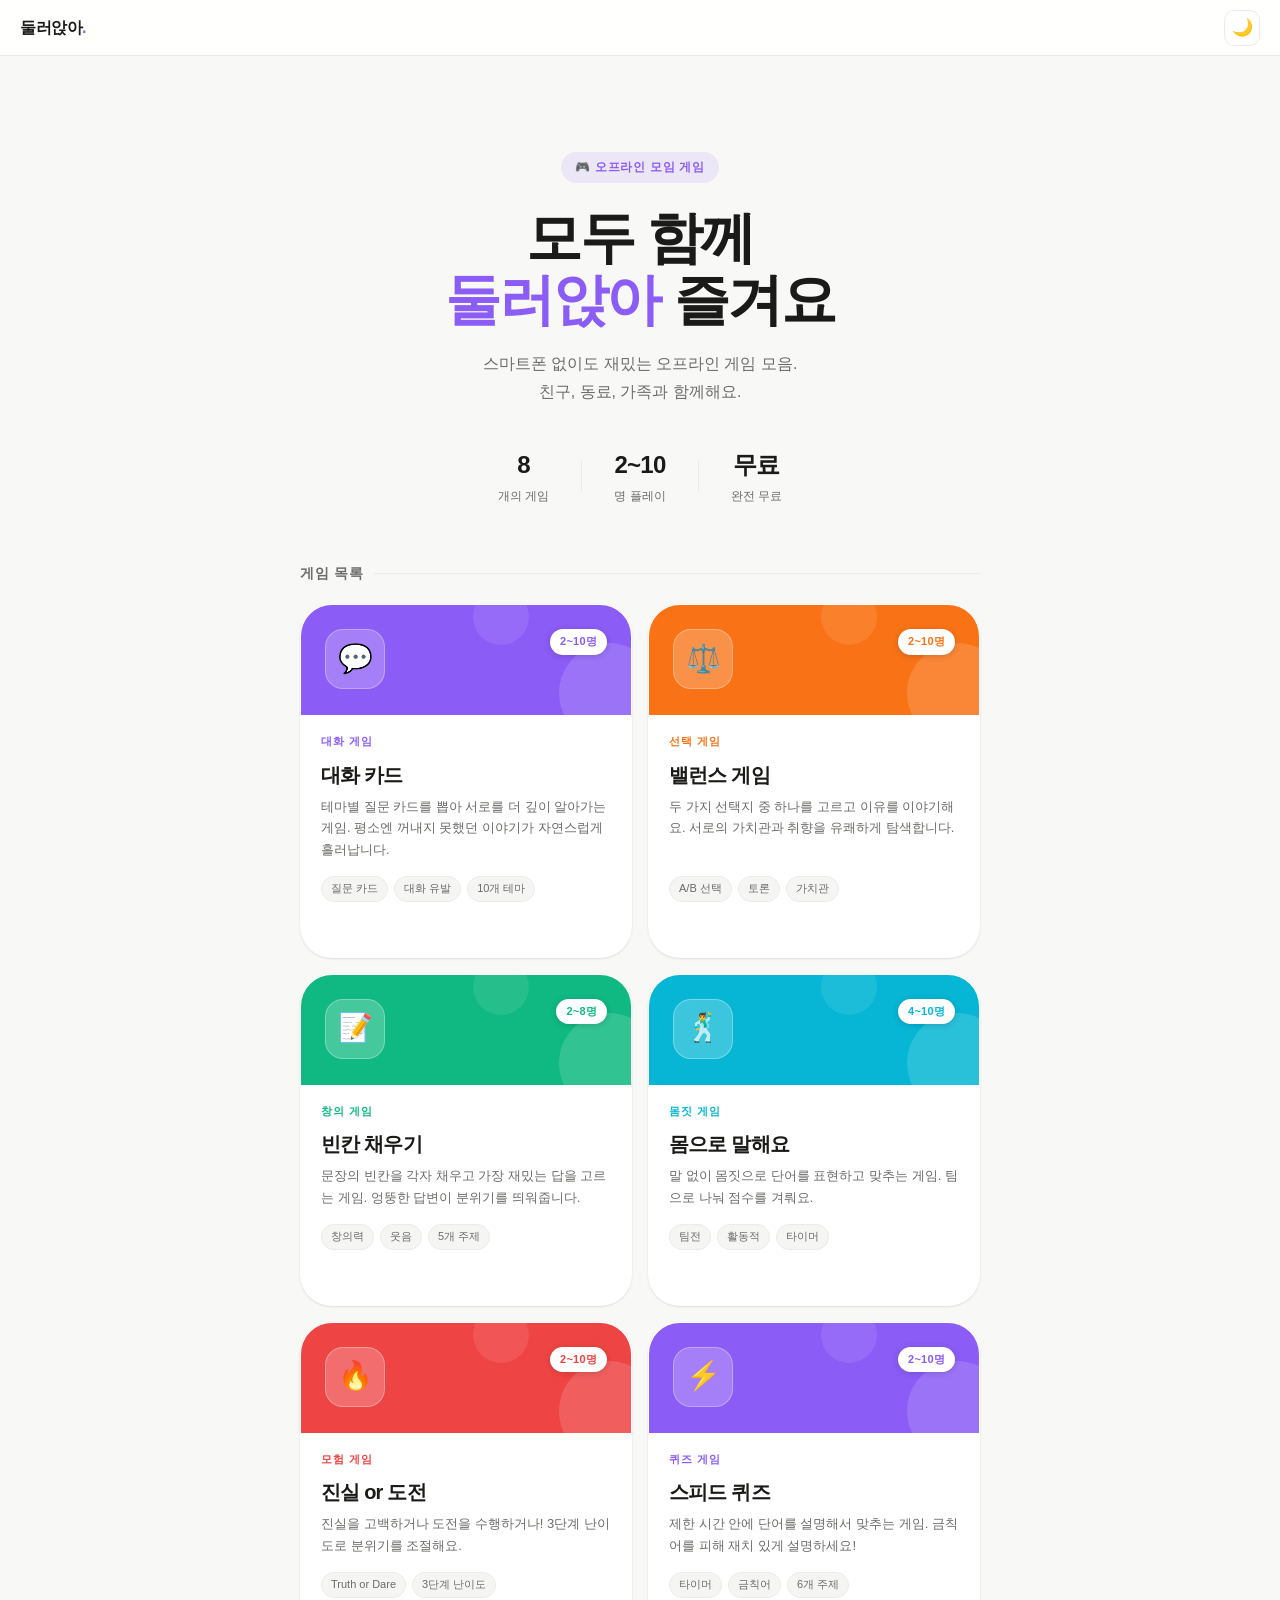
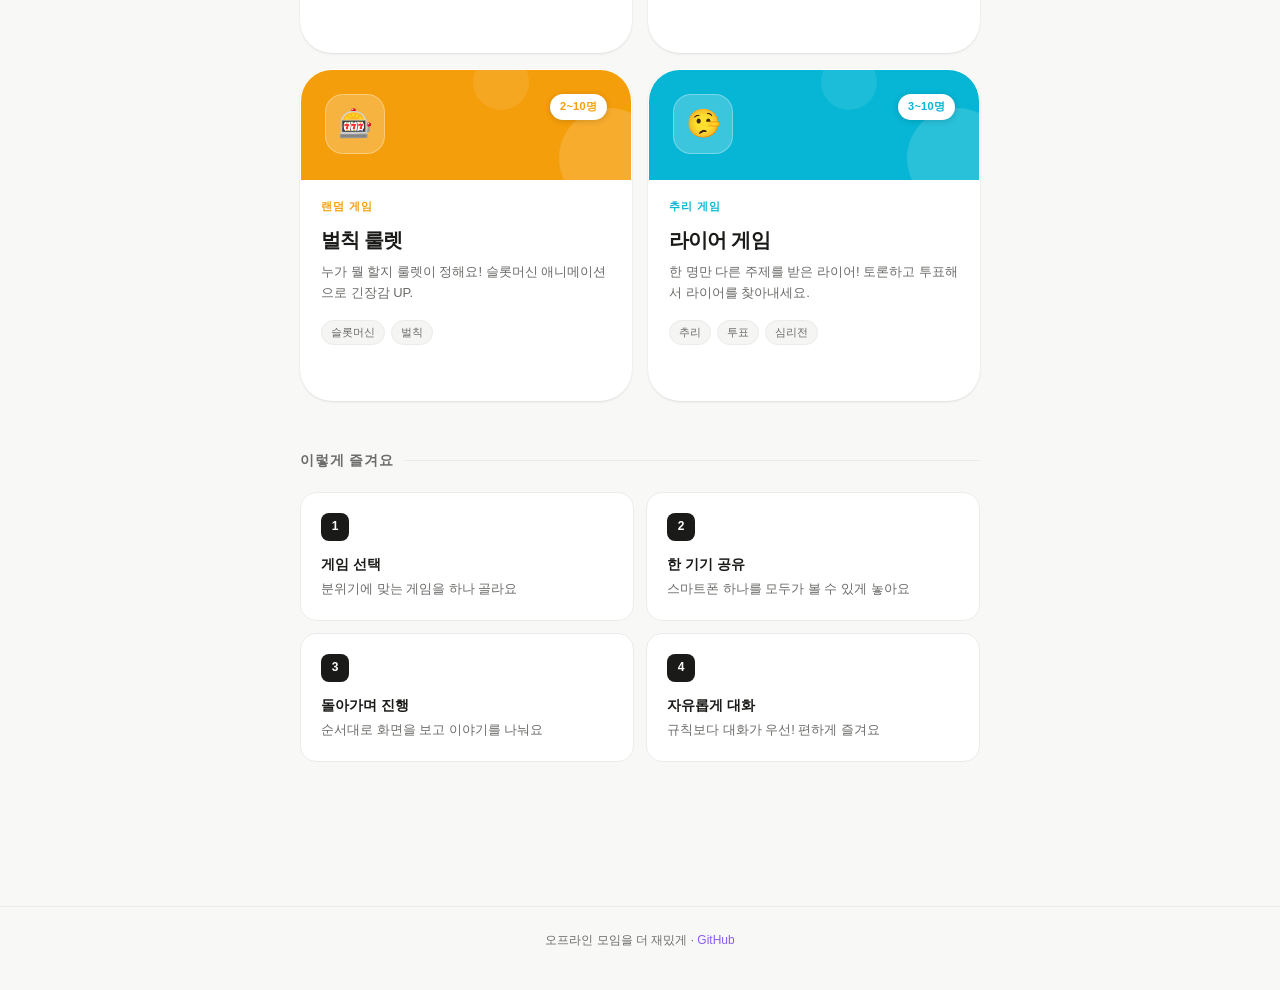
<file: index.html>
<!DOCTYPE html>
<html lang="ko" data-theme="light">
<head>
  <meta charset="UTF-8" />
  <meta name="viewport" content="width=device-width, initial-scale=1.0" />
  <title>둘러앉아 — 오프라인 모임 게임 모음집</title>
  <style>
    /* ─── Reset & Base ───────────────────────────────────────────── */
    *, *::before, *::after { box-sizing: border-box; margin: 0; padding: 0; }

    :root {
      --white: #ffffff;
      --off-white: #f8f8f6;
      --gray-50: #f5f5f3;
      --gray-100: #ebebea;
      --gray-200: #d8d8d6;
      --gray-400: #a0a09e;
      --gray-600: #6b6b69;
      --gray-800: #2d2d2b;
      --black: #1a1a18;

      --accent: #8b5cf6;       /* violet — main brand accent */
      --accent-rgb: 139, 92, 246;

      --radius-sm: 8px;
      --radius-md: 16px;
      --radius-lg: 24px;
      --radius-xl: 32px;

      --shadow-sm: 0 1px 3px rgba(0,0,0,.07), 0 1px 2px rgba(0,0,0,.05);
      --shadow-md: 0 4px 16px rgba(0,0,0,.08), 0 2px 6px rgba(0,0,0,.05);
      --shadow-lg: 0 12px 40px rgba(0,0,0,.12), 0 4px 12px rgba(0,0,0,.06);
      --shadow-xl: 0 24px 64px rgba(0,0,0,.15), 0 8px 24px rgba(0,0,0,.08);

      --font: 'Pretendard', 'Apple SD Gothic Neo', 'Noto Sans KR', sans-serif;
      --transition: 300ms cubic-bezier(.4, 0, .2, 1);

      --bg: var(--off-white);
      --surface: var(--white);
      --text: var(--black);
      --text-secondary: var(--gray-600);
      --border: var(--gray-100);
    }

    /* ─── Dark Mode ─────────────────────────────────────────────── */
    html[data-theme="dark"] {
      --white: #1e1e22;
      --off-white: #121214;
      --gray-50: #252528;
      --gray-100: #2e2e32;
      --gray-200: #3e3e42;
      --gray-400: #7a7a7e;
      --gray-600: #a5a5a9;
      --gray-800: #dcdce0;
      --black: #f0f0f2;

      --bg: #121214;
      --surface: #1e1e22;
      --text: #f0f0f2;
      --text-secondary: #a5a5a9;
      --border: #2e2e32;

      --shadow-sm: 0 1px 3px rgba(0,0,0,.25), 0 1px 2px rgba(0,0,0,.2);
      --shadow-md: 0 4px 16px rgba(0,0,0,.3), 0 2px 6px rgba(0,0,0,.2);
      --shadow-lg: 0 12px 40px rgba(0,0,0,.4), 0 4px 12px rgba(0,0,0,.25);
      --shadow-xl: 0 24px 64px rgba(0,0,0,.45), 0 8px 24px rgba(0,0,0,.3);
    }

    html { height: 100%; }

    body {
      font-family: var(--font);
      background: var(--bg);
      color: var(--text);
      min-height: 100vh;
      line-height: 1.6;
      -webkit-font-smoothing: antialiased;
      transition: background var(--transition), color var(--transition);
    }

    /* ─── Top Bar ────────────────────────────────────────────────── */
    .topbar {
      position: sticky;
      top: 0;
      height: 56px;
      background: rgba(255,255,255,.9);
      backdrop-filter: blur(12px);
      -webkit-backdrop-filter: blur(12px);
      border-bottom: 1px solid var(--border);
      display: flex;
      align-items: center;
      justify-content: space-between;
      padding: 0 20px;
      z-index: 100;
      transition: background var(--transition), border-color var(--transition);
    }
    [data-theme="dark"] .topbar {
      background: rgba(18, 18, 20, .92);
    }
    .topbar-logo {
      font-size: 16px;
      font-weight: 800;
      letter-spacing: -.03em;
      color: var(--text);
    }
    .topbar-logo .accent { color: var(--accent); }

    .btn-theme-toggle {
      width: 36px;
      height: 36px;
      border-radius: 10px;
      border: 1px solid var(--border);
      background: var(--surface);
      font-size: 17px;
      cursor: pointer;
      display: flex;
      align-items: center;
      justify-content: center;
      transition: var(--transition);
    }
    .btn-theme-toggle:hover {
      background: var(--gray-100);
      transform: scale(1.08);
    }

    /* ─── Page Layout ────────────────────────────────────────────── */
    .page {
      max-width: 720px;
      margin: 0 auto;
      padding: 48px 20px 80px;
    }

    /* ─── Hero ───────────────────────────────────────────────────── */
    .hero {
      text-align: center;
      padding: 48px 0 56px;
    }

    .hero-badge {
      display: inline-flex;
      align-items: center;
      gap: 6px;
      background: rgba(var(--accent-rgb), .1);
      color: var(--accent);
      border-radius: 100px;
      padding: 6px 14px;
      font-size: 12px;
      font-weight: 600;
      letter-spacing: .06em;
      text-transform: uppercase;
      margin-bottom: 24px;
    }

    .hero-title {
      font-size: clamp(34px, 6vw, 56px);
      font-weight: 800;
      letter-spacing: -.04em;
      line-height: 1.1;
      color: var(--text);
      margin-bottom: 20px;
    }
    .hero-title .accent { color: var(--accent); }

    .hero-sub {
      font-size: 16px;
      color: var(--text-secondary);
      line-height: 1.75;
      max-width: 400px;
      margin: 0 auto 40px;
    }

    .hero-stats {
      display: flex;
      align-items: center;
      justify-content: center;
      gap: 32px;
      flex-wrap: wrap;
    }
    .hero-stat {
      text-align: center;
    }
    .hero-stat-num {
      font-size: 24px;
      font-weight: 800;
      letter-spacing: -.03em;
      color: var(--text);
    }
    .hero-stat-label {
      font-size: 12px;
      color: var(--text-secondary);
      margin-top: 2px;
    }
    .hero-stat-divider {
      width: 1px;
      height: 32px;
      background: var(--border);
    }

    /* ─── Section ────────────────────────────────────────────────── */
    .section {
      margin-bottom: 48px;
    }
    .section-header {
      display: flex;
      align-items: center;
      gap: 10px;
      margin-bottom: 20px;
    }
    .section-title {
      font-size: 14px;
      font-weight: 700;
      letter-spacing: .06em;
      text-transform: uppercase;
      color: var(--text-secondary);
    }
    .section-line {
      flex: 1;
      height: 1px;
      background: var(--border);
    }

    /* ─── Game Grid ──────────────────────────────────────────────── */
    .game-grid {
      display: grid;
      grid-template-columns: repeat(2, 1fr);
      gap: 16px;
    }
    @media (max-width: 480px) {
      .game-grid {
        grid-template-columns: 1fr;
      }
    }

    /* ─── Game Card ──────────────────────────────────────────────── */
    .game-card {
      --card-color: #8b5cf6;
      --card-color-rgb: 139, 92, 246;

      position: relative;
      background: var(--surface);
      border: 1.5px solid transparent;
      border-radius: var(--radius-xl);
      overflow: hidden;
      cursor: pointer;
      text-decoration: none;
      color: inherit;
      display: flex;
      flex-direction: column;
      box-shadow: var(--shadow-sm);
      transition:
        transform 280ms cubic-bezier(.4,0,.2,1),
        box-shadow 280ms cubic-bezier(.4,0,.2,1),
        border-color 240ms cubic-bezier(.4,0,.2,1);
      outline: none;
    }
    .game-card:hover {
      transform: translateY(-6px);
      box-shadow: 0 20px 56px rgba(0,0,0,.13), 0 6px 16px rgba(0,0,0,.07);
      border-color: var(--card-color);
    }
    .game-card:active {
      transform: translateY(-2px) scale(.98);
      box-shadow: var(--shadow-md);
      border-color: var(--card-color);
    }
    /* Touch devices: slightly stronger active feedback */
    @media (hover: none) {
      .game-card:active {
        transform: scale(.96);
        opacity: .85;
      }
    }
    .game-card:focus-visible {
      border-color: var(--card-color);
      box-shadow:
        0 0 0 4px rgba(0,0,0,.06),
        0 0 0 6px var(--card-color),
        var(--shadow-md);
    }

    /* Card header with solid color */
    .game-card-header {
      background: var(--card-color);
      padding: 24px 24px 20px;
      display: flex;
      align-items: flex-start;
      justify-content: space-between;
      position: relative;
      overflow: hidden;
      min-height: 110px;
    }
    /* Decorative circles */
    .game-card-header::before {
      content: '';
      position: absolute;
      bottom: -28px; right: -28px;
      width: 100px; height: 100px;
      border-radius: 50%;
      background: rgba(255,255,255,.14);
      pointer-events: none;
    }
    .game-card-header::after {
      content: '';
      position: absolute;
      top: -16px; left: 52%;
      width: 56px; height: 56px;
      border-radius: 50%;
      background: rgba(255,255,255,.09);
      pointer-events: none;
    }

    /* Icon */
    .game-card-icon {
      width: 60px; height: 60px;
      border-radius: 18px;
      background: rgba(255,255,255,.22);
      border: 1px solid rgba(255,255,255,.3);
      display: flex;
      align-items: center;
      justify-content: center;
      font-size: 28px;
      position: relative;
      z-index: 1;
      transition: transform 280ms cubic-bezier(.4,0,.2,1),
                  background 280ms cubic-bezier(.4,0,.2,1);
    }
    .game-card:hover .game-card-icon {
      transform: scale(1.12) rotate(-6deg);
      background: rgba(255,255,255,.35);
    }

    /* Player badge */
    .game-card-badge {
      font-size: 11px;
      font-weight: 700;
      letter-spacing: .02em;
      color: var(--card-color);
      background: var(--white);
      border-radius: 100px;
      padding: 4px 10px;
      box-shadow: 0 1px 6px rgba(0,0,0,.16);
      position: relative;
      z-index: 1;
      white-space: nowrap;
      align-self: flex-start;
    }

    /* Card body */
    .game-card-body {
      padding: 18px 20px 20px;
      flex: 1;
      display: flex;
      flex-direction: column;
    }
    .game-card-name {
      font-size: 20px;
      font-weight: 800;
      letter-spacing: -.04em;
      color: var(--text);
      margin-bottom: 5px;
    }
    .game-card-type {
      font-size: 11px;
      font-weight: 600;
      letter-spacing: .08em;
      text-transform: uppercase;
      color: var(--card-color);
      margin-bottom: 8px;
    }
    .game-card-desc {
      font-size: 13px;
      color: var(--text-secondary);
      line-height: 1.65;
      flex: 1;
      margin-bottom: 16px;
    }

    /* Tags */
    .game-card-tags {
      display: flex;
      flex-wrap: wrap;
      gap: 6px;
      margin-bottom: 14px;
    }
    .game-card-tag {
      font-size: 11px;
      font-weight: 500;
      color: var(--text-secondary);
      background: var(--gray-50);
      border: 1px solid var(--border);
      border-radius: 100px;
      padding: 3px 9px;
    }

    /* CTA arrow */
    .game-card-cta {
      display: inline-flex;
      align-items: center;
      gap: 6px;
      font-size: 13px;
      font-weight: 600;
      color: var(--card-color);
      opacity: 0;
      transform: translateX(-6px);
      transition: opacity 220ms, transform 220ms cubic-bezier(.4,0,.2,1);
    }
    .game-card:hover .game-card-cta,
    .game-card:focus-visible .game-card-cta {
      opacity: 1;
      transform: translateX(0);
    }
    /* On touch devices, always show CTA since hover doesn't apply */
    @media (hover: none) {
      .game-card-cta {
        opacity: 1;
        transform: translateX(0);
      }
    }

    /* Coming soon overlay */
    .game-card.coming-soon {
      cursor: default;
      pointer-events: none;
      opacity: .6;
    }
    .game-card.coming-soon::before {
      content: '준비 중';
      position: absolute;
      top: 12px; right: 12px;
      background: rgba(0,0,0,.55);
      color: white;
      font-size: 10px;
      font-weight: 700;
      letter-spacing: .05em;
      border-radius: 100px;
      padding: 3px 9px;
      z-index: 20;
    }
    .game-card.coming-soon .game-card-header::before,
    .game-card.coming-soon .game-card-header::after {
      /* keep decorative elements */
    }

    /* ─── How to Play ────────────────────────────────────────────── */
    .how-grid {
      display: grid;
      grid-template-columns: repeat(2, 1fr);
      gap: 12px;
    }
    @media (max-width: 480px) {
      .how-grid { grid-template-columns: 1fr; }
    }

    .how-step {
      background: var(--surface);
      border: 1px solid var(--border);
      border-radius: var(--radius-md);
      padding: 20px;
    }
    .how-step-num {
      width: 28px; height: 28px;
      border-radius: 8px;
      background: var(--text);
      color: var(--surface);
      font-size: 12px;
      font-weight: 700;
      display: flex;
      align-items: center;
      justify-content: center;
      margin-bottom: 12px;
    }
    .how-step-title {
      font-size: 14px;
      font-weight: 600;
      color: var(--text);
      margin-bottom: 4px;
    }
    .how-step-desc {
      font-size: 13px;
      color: var(--text-secondary);
      line-height: 1.6;
    }

    /* ─── Footer ─────────────────────────────────────────────────── */
    .footer {
      text-align: center;
      font-size: 12px;
      color: var(--text-secondary);
      padding: 24px 20px 40px;
      border-top: 1px solid var(--border);
      margin-top: 16px;
    }
    .footer a {
      color: var(--accent);
      text-decoration: none;
    }
    .footer a:hover { text-decoration: underline; }
  </style>
  <link rel="stylesheet" href="shared/transitions.css" />
</head>
<body>

<!-- ─── Top Bar ─────────────────────────────────────────────── -->
<header class="topbar">
  <div class="topbar-logo">둘러앉아<span class="accent">.</span></div>
  <button class="btn-theme-toggle" id="btnTheme" onclick="toggleTheme()" title="테마 전환" aria-label="다크모드 전환">🌙</button>
</header>

<!-- ─── Main Content ─────────────────────────────────────────── -->
<main class="page">

  <!-- Hero -->
  <section class="hero">
    <div class="hero-badge">🎮 오프라인 모임 게임</div>
    <h1 class="hero-title">
      모두 함께<br><span class="accent">둘러앉아</span> 즐겨요
    </h1>
    <p class="hero-sub">
      스마트폰 없이도 재밌는 오프라인 게임 모음.<br>
      친구, 동료, 가족과 함께해요.
    </p>
    <div class="hero-stats">
      <div class="hero-stat">
        <div class="hero-stat-num">8</div>
        <div class="hero-stat-label">개의 게임</div>
      </div>
      <div class="hero-stat-divider"></div>
      <div class="hero-stat">
        <div class="hero-stat-num">2~10</div>
        <div class="hero-stat-label">명 플레이</div>
      </div>
      <div class="hero-stat-divider"></div>
      <div class="hero-stat">
        <div class="hero-stat-num">무료</div>
        <div class="hero-stat-label">완전 무료</div>
      </div>
    </div>
  </section>

  <!-- Games Section -->
  <section class="section">
    <div class="section-header">
      <span class="section-title">게임 목록</span>
      <div class="section-line"></div>
    </div>

    <div class="game-grid">

      <!-- 대화 카드 -->
      <a href="conversation-cards.html" class="game-card" style="--card-color:#8b5cf6; --card-color-rgb:139,92,246;">
        <div class="game-card-header">
          <div class="game-card-icon">💬</div>
          <div class="game-card-badge">2~10명</div>
        </div>
        <div class="game-card-body">
          <div class="game-card-type">대화 게임</div>
          <div class="game-card-name">대화 카드</div>
          <p class="game-card-desc">
            테마별 질문 카드를 뽑아 서로를 더 깊이 알아가는 게임.
            평소엔 꺼내지 못했던 이야기가 자연스럽게 흘러납니다.
          </p>
          <div class="game-card-tags">
            <span class="game-card-tag">질문 카드</span>
            <span class="game-card-tag">대화 유발</span>
            <span class="game-card-tag">10개 테마</span>
          </div>
          <div class="game-card-cta">시작하기 →</div>
        </div>
      </a>

      <!-- 밸런스 게임 -->
      <a href="balance-game.html" class="game-card" style="--card-color:#f97316; --card-color-rgb:249,115,22;">
        <div class="game-card-header">
          <div class="game-card-icon">⚖️</div>
          <div class="game-card-badge">2~10명</div>
        </div>
        <div class="game-card-body">
          <div class="game-card-type">선택 게임</div>
          <div class="game-card-name">밸런스 게임</div>
          <p class="game-card-desc">
            두 가지 선택지 중 하나를 고르고 이유를 이야기해요.
            서로의 가치관과 취향을 유쾌하게 탐색합니다.
          </p>
          <div class="game-card-tags">
            <span class="game-card-tag">A/B 선택</span>
            <span class="game-card-tag">토론</span>
            <span class="game-card-tag">가치관</span>
          </div>
          <div class="game-card-cta">시작하기 →</div>
        </div>
      </a>

      <!-- 빈칸 채우기 -->
      <a href="fill-blank.html" class="game-card" style="--card-color:#10b981; --card-color-rgb:16,185,129;">
        <div class="game-card-header">
          <div class="game-card-icon">📝</div>
          <div class="game-card-badge">2~8명</div>
        </div>
        <div class="game-card-body">
          <div class="game-card-type">창의 게임</div>
          <div class="game-card-name">빈칸 채우기</div>
          <p class="game-card-desc">
            문장의 빈칸을 각자 채우고 가장 재밌는 답을 고르는 게임.
            엉뚱한 답변이 분위기를 띄워줍니다.
          </p>
          <div class="game-card-tags">
            <span class="game-card-tag">창의력</span>
            <span class="game-card-tag">웃음</span>
            <span class="game-card-tag">5개 주제</span>
          </div>
          <div class="game-card-cta">시작하기 →</div>
        </div>
      </a>

      <!-- 몸으로 말해요 -->
      <a href="charades.html" class="game-card" style="--card-color:#06b6d4; --card-color-rgb:6,182,212;">
        <div class="game-card-header">
          <div class="game-card-icon">🕺</div>
          <div class="game-card-badge">4~10명</div>
        </div>
        <div class="game-card-body">
          <div class="game-card-type">몸짓 게임</div>
          <div class="game-card-name">몸으로 말해요</div>
          <p class="game-card-desc">
            말 없이 몸짓으로 단어를 표현하고 맞추는 게임.
            팀으로 나눠 점수를 겨뤄요.
          </p>
          <div class="game-card-tags">
            <span class="game-card-tag">팀전</span>
            <span class="game-card-tag">활동적</span>
            <span class="game-card-tag">타이머</span>
          </div>
          <div class="game-card-cta">시작하기 →</div>
        </div>
      </a>

      <!-- 진실 or 도전 -->
      <a href="truth-dare.html" class="game-card" style="--card-color:#ef4444; --card-color-rgb:239,68,68;">
        <div class="game-card-header">
          <div class="game-card-icon">🔥</div>
          <div class="game-card-badge">2~10명</div>
        </div>
        <div class="game-card-body">
          <div class="game-card-type">모험 게임</div>
          <div class="game-card-name">진실 or 도전</div>
          <p class="game-card-desc">
            진실을 고백하거나 도전을 수행하거나!
            3단계 난이도로 분위기를 조절해요.
          </p>
          <div class="game-card-tags">
            <span class="game-card-tag">Truth or Dare</span>
            <span class="game-card-tag">3단계 난이도</span>
          </div>
          <div class="game-card-cta">시작하기 →</div>
        </div>
      </a>

      <!-- 스피드 퀴즈 -->
      <a href="speed-quiz.html" class="game-card" style="--card-color:#8b5cf6; --card-color-rgb:139,92,246;">
        <div class="game-card-header">
          <div class="game-card-icon">⚡</div>
          <div class="game-card-badge">2~10명</div>
        </div>
        <div class="game-card-body">
          <div class="game-card-type">퀴즈 게임</div>
          <div class="game-card-name">스피드 퀴즈</div>
          <p class="game-card-desc">
            제한 시간 안에 단어를 설명해서 맞추는 게임.
            금칙어를 피해 재치 있게 설명하세요!
          </p>
          <div class="game-card-tags">
            <span class="game-card-tag">타이머</span>
            <span class="game-card-tag">금칙어</span>
            <span class="game-card-tag">6개 주제</span>
          </div>
          <div class="game-card-cta">시작하기 →</div>
        </div>
      </a>

      <!-- 랜덤 벌칙 룰렛 -->
      <a href="roulette.html" class="game-card" style="--card-color:#f59e0b; --card-color-rgb:245,158,11;">
        <div class="game-card-header">
          <div class="game-card-icon">🎰</div>
          <div class="game-card-badge">2~10명</div>
        </div>
        <div class="game-card-body">
          <div class="game-card-type">랜덤 게임</div>
          <div class="game-card-name">벌칙 룰렛</div>
          <p class="game-card-desc">
            누가 뭘 할지 룰렛이 정해요!
            슬롯머신 애니메이션으로 긴장감 UP.
          </p>
          <div class="game-card-tags">
            <span class="game-card-tag">슬롯머신</span>
            <span class="game-card-tag">벌칙</span>
          </div>
          <div class="game-card-cta">시작하기 →</div>
        </div>
      </a>

      <!-- 라이어 게임 -->
      <a href="liar-game.html" class="game-card" style="--card-color:#06b6d4; --card-color-rgb:6,182,212;">
        <div class="game-card-header">
          <div class="game-card-icon">🤥</div>
          <div class="game-card-badge">3~10명</div>
        </div>
        <div class="game-card-body">
          <div class="game-card-type">추리 게임</div>
          <div class="game-card-name">라이어 게임</div>
          <p class="game-card-desc">
            한 명만 다른 주제를 받은 라이어!
            토론하고 투표해서 라이어를 찾아내세요.
          </p>
          <div class="game-card-tags">
            <span class="game-card-tag">추리</span>
            <span class="game-card-tag">투표</span>
            <span class="game-card-tag">심리전</span>
          </div>
          <div class="game-card-cta">시작하기 →</div>
        </div>
      </a>

    </div>
  </section>

  <!-- How to Use -->
  <section class="section">
    <div class="section-header">
      <span class="section-title">이렇게 즐겨요</span>
      <div class="section-line"></div>
    </div>
    <div class="how-grid">
      <div class="how-step">
        <div class="how-step-num">1</div>
        <div class="how-step-title">게임 선택</div>
        <div class="how-step-desc">분위기에 맞는 게임을 하나 골라요</div>
      </div>
      <div class="how-step">
        <div class="how-step-num">2</div>
        <div class="how-step-title">한 기기 공유</div>
        <div class="how-step-desc">스마트폰 하나를 모두가 볼 수 있게 놓아요</div>
      </div>
      <div class="how-step">
        <div class="how-step-num">3</div>
        <div class="how-step-title">돌아가며 진행</div>
        <div class="how-step-desc">순서대로 화면을 보고 이야기를 나눠요</div>
      </div>
      <div class="how-step">
        <div class="how-step-num">4</div>
        <div class="how-step-title">자유롭게 대화</div>
        <div class="how-step-desc">규칙보다 대화가 우선! 편하게 즐겨요</div>
      </div>
    </div>
  </section>

</main>

<footer class="footer">
  오프라인 모임을 더 재밌게 · <a href="https://github.com" target="_blank">GitHub</a>
</footer>

<script>
  // ─── Dark mode ───────────────────────────────────────────────
  function updateThemeIcon() {
    const isDark = document.documentElement.getAttribute('data-theme') === 'dark';
    document.querySelectorAll('.btn-theme-toggle').forEach(function (btn) {
      btn.textContent = isDark ? '☀️' : '🌙';
      btn.title = isDark ? '라이트 모드로 전환' : '다크 모드로 전환';
      btn.setAttribute('aria-label', isDark ? '라이트 모드로 전환' : '다크 모드로 전환');
    });
  }

  function toggleTheme() {
    const current = document.documentElement.getAttribute('data-theme');
    const next = current === 'dark' ? 'light' : 'dark';
    document.documentElement.setAttribute('data-theme', next);
    localStorage.setItem('theme', next);
    updateThemeIcon();
  }

  // Init: respect saved preference or system preference
  (function initTheme() {
    const saved = localStorage.getItem('theme');
    if (saved === 'dark' || saved === 'light') {
      document.documentElement.setAttribute('data-theme', saved);
    } else if (window.matchMedia('(prefers-color-scheme: dark)').matches) {
      document.documentElement.setAttribute('data-theme', 'dark');
    }
    updateThemeIcon();

    // Watch OS-level changes
    window.matchMedia('(prefers-color-scheme: dark)').addEventListener('change', function (e) {
      if (!localStorage.getItem('theme')) {
        document.documentElement.setAttribute('data-theme', e.matches ? 'dark' : 'light');
        updateThemeIcon();
      }
    });
  })();
</script>
<script src="shared/transitions.js"></script>
</body>
</html>
</file>
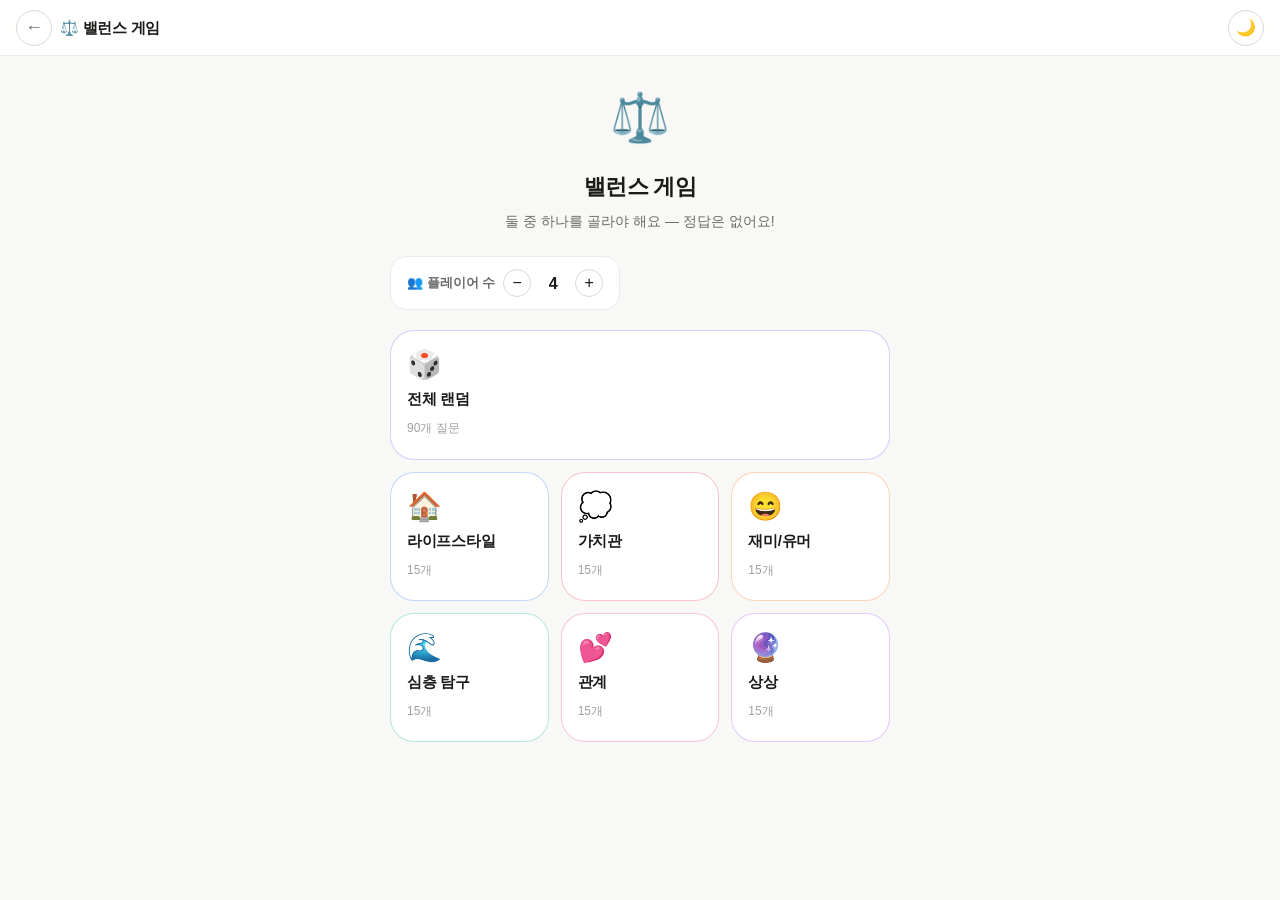
<file: balance-game.html>
<!DOCTYPE html>
<html lang="ko" data-theme="light">
<head>
  <meta charset="UTF-8" />
  <meta name="viewport" content="width=device-width, initial-scale=1.0" />
  <title>밸런스 게임 — 모임 게임 모음집</title>
  <style>
    /* ─── Reset & Base ─────────────────────────────────────────────── */
    *, *::before, *::after { box-sizing: border-box; margin: 0; padding: 0; }

    :root {
      --white: #ffffff;
      --off-white: #f8f8f6;
      --gray-50: #f5f5f3;
      --gray-100: #ebebea;
      --gray-200: #d8d8d6;
      --gray-400: #a0a09e;
      --gray-600: #6b6b69;
      --gray-800: #2d2d2b;
      --black: #1a1a18;

      --accent: #8b5cf6;   /* violet – matches life theme */
      --accent-rgb: 139, 92, 246;
      --accent-light: #f5f3ff;

      --option-a: #3b82f6;  /* blue */
      --option-a-rgb: 59, 130, 246;
      --option-a-light: #eff6ff;
      --option-b: #f43f5e;  /* rose */
      --option-b-rgb: 244, 63, 94;
      --option-b-light: #fff1f2;

      --radius-sm: 8px;
      --radius-md: 16px;
      --radius-lg: 24px;
      --radius-xl: 32px;

      --shadow-sm: 0 1px 3px rgba(0,0,0,.07), 0 1px 2px rgba(0,0,0,.05);
      --shadow-md: 0 4px 16px rgba(0,0,0,.08), 0 2px 6px rgba(0,0,0,.05);
      --shadow-lg: 0 12px 40px rgba(0,0,0,.12), 0 4px 12px rgba(0,0,0,.06);

      --font: 'Pretendard', 'Apple SD Gothic Neo', 'Noto Sans KR', sans-serif;
      --transition: 300ms cubic-bezier(.4, 0, .2, 1);
    }

    /* ─── Dark Mode ─────────────────────────────────────────────────── */
    html[data-theme="dark"] {
      --white: #1e1e22;
      --off-white: #121214;
      --gray-50: #252528;
      --gray-100: #2e2e32;
      --gray-200: #3e3e42;
      --gray-400: #7a7a7e;
      --gray-600: #a5a5a9;
      --gray-800: #dcdce0;
      --black: #f0f0f2;

      --accent-light: #1e1a2e;
      --option-a-light: #0f1929;
      --option-b-light: #200d11;

      --shadow-sm: 0 1px 3px rgba(0,0,0,.25), 0 1px 2px rgba(0,0,0,.2);
      --shadow-md: 0 4px 16px rgba(0,0,0,.3), 0 2px 6px rgba(0,0,0,.2);
      --shadow-lg: 0 12px 40px rgba(0,0,0,.4), 0 4px 12px rgba(0,0,0,.25);
    }

    html { height: 100%; }

    body {
      font-family: var(--font);
      background: var(--off-white);
      color: var(--black);
      min-height: 100vh;
      line-height: 1.6;
      -webkit-font-smoothing: antialiased;
      transition: background var(--transition), color var(--transition);
    }

    /* ─── Topbar ────────────────────────────────────────────────────── */
    .game-topbar {
      position: fixed;
      top: 0; left: 0; right: 0;
      height: 56px;
      background: rgba(255, 255, 255, .9);
      backdrop-filter: blur(12px);
      -webkit-backdrop-filter: blur(12px);
      display: flex;
      align-items: center;
      justify-content: space-between;
      padding: 0 16px;
      border-bottom: 1px solid var(--gray-100);
      z-index: 100;
      transition: background var(--transition), border-color var(--transition);
    }

    [data-theme="dark"] .game-topbar {
      background: rgba(18, 18, 20, .92);
    }

    .topbar-left {
      display: flex;
      align-items: center;
      gap: 8px;
    }

    .btn-back {
      display: flex;
      align-items: center;
      justify-content: center;
      width: 36px; height: 36px;
      border-radius: 50%;
      border: 1px solid var(--gray-200);
      background: transparent;
      cursor: pointer;
      font-size: 18px;
      color: var(--gray-600);
      transition: background var(--transition), border-color var(--transition);
      text-decoration: none;
      -webkit-tap-highlight-color: transparent;
    }
    .btn-back:hover { background: var(--gray-50); }

    .topbar-title {
      font-size: 15px;
      font-weight: 700;
      letter-spacing: -.02em;
      color: var(--black);
    }
    .topbar-title .emoji { margin-right: 4px; }

    .topbar-right {
      display: flex;
      align-items: center;
      gap: 8px;
    }

    /* ─── Theme Toggle ──────────────────────────────────────────────── */
    .btn-theme-toggle {
      display: flex;
      align-items: center;
      justify-content: center;
      width: 36px; height: 36px;
      border-radius: 50%;
      border: 1px solid var(--gray-200);
      background: var(--white);
      cursor: pointer;
      font-size: 16px;
      transition: background var(--transition), border-color var(--transition);
      color: var(--gray-600);
      flex-shrink: 0;
      line-height: 1;
      padding: 0;
      -webkit-tap-highlight-color: transparent;
    }
    .btn-theme-toggle:hover { background: var(--gray-50); border-color: var(--gray-400); }

    /* ─── Main Layout ───────────────────────────────────────────────── */
    .main {
      padding-top: 56px;
      min-height: 100vh;
      display: flex;
      flex-direction: column;
    }

    /* ─── Screen management ─────────────────────────────────────────── */
    .screen { display: none; flex-direction: column; flex: 1; }
    .screen.active { display: flex; }

    /* ══════════════════════════════════════════════════════════════
       SCREEN: CATEGORY SELECT
    ══════════════════════════════════════════════════════════════ */
    #screen-categories {
      padding: 24px 20px 32px;
      align-items: flex-start;
    }

    .categories-header {
      margin-bottom: 24px;
      text-align: center;
      width: 100%;
    }

    .categories-hero-icon {
      font-size: 48px;
      margin-bottom: 12px;
      display: block;
    }

    .categories-title {
      font-size: 22px;
      font-weight: 800;
      letter-spacing: -.03em;
      color: var(--black);
      margin-bottom: 6px;
    }

    .categories-desc {
      font-size: 14px;
      color: var(--gray-600);
    }

    .categories-grid {
      display: grid;
      grid-template-columns: repeat(2, 1fr);
      gap: 12px;
      width: 100%;
    }

    .category-card {
      background: var(--white);
      border: 1.5px solid var(--gray-100);
      border-radius: var(--radius-lg);
      padding: 20px 16px;
      cursor: pointer;
      transition: border-color var(--transition), box-shadow var(--transition),
                  transform var(--transition), background var(--transition);
      display: flex;
      flex-direction: column;
      gap: 8px;
      -webkit-tap-highlight-color: transparent;
      position: relative;
      overflow: hidden;
    }

    .category-card:hover {
      box-shadow: var(--shadow-md);
      transform: translateY(-2px);
    }
    .category-card:active { transform: translateY(0); }

    .category-card.all { grid-column: 1 / -1; }

    .category-icon { font-size: 28px; line-height: 1; }
    .category-name {
      font-size: 15px;
      font-weight: 700;
      letter-spacing: -.02em;
      color: var(--black);
    }
    .category-count {
      font-size: 12px;
      color: var(--gray-400);
    }

    /* ──────────────── Category color accents ──────────────────── */
    .category-card[data-cat="all"]      { border-color: rgba(139,92,246,.3);  }
    .category-card[data-cat="lifestyle"]    { border-color: rgba(59,130,246,.3); }
    .category-card[data-cat="values"]      { border-color: rgba(244,63,94,.3);   }
    .category-card[data-cat="fun"]         { border-color: rgba(249,115,22,.3);  }
    .category-card[data-cat="deep"]        { border-color: rgba(16,185,129,.3);  }
    .category-card[data-cat="relationship"]{ border-color: rgba(236,72,153,.3);  }
    .category-card[data-cat="imagine"]     { border-color: rgba(168,85,247,.3);  }

    [data-theme="dark"] .category-card { border-color: var(--gray-100); }

    /* ══════════════════════════════════════════════════════════════
       SCREEN: GAME PLAY
    ══════════════════════════════════════════════════════════════ */
    #screen-game {
      flex-direction: column;
      padding: 20px 20px 32px;
      align-items: stretch;
    }

    /* Progress bar */
    .progress-row {
      display: flex;
      align-items: center;
      justify-content: space-between;
      margin-bottom: 16px;
      gap: 12px;
    }

    .progress-bar {
      flex: 1;
      height: 4px;
      background: var(--gray-100);
      border-radius: 99px;
      overflow: hidden;
    }

    .progress-fill {
      height: 100%;
      background: var(--accent);
      border-radius: 99px;
      transition: width 400ms cubic-bezier(.4, 0, .2, 1);
    }

    .progress-label {
      font-size: 12px;
      color: var(--gray-400);
      white-space: nowrap;
    }

    /* Question card */
    .question-card {
      background: var(--white);
      border-radius: var(--radius-xl);
      box-shadow: var(--shadow-md);
      padding: 28px 24px;
      margin-bottom: 20px;
      text-align: center;
      transition: background var(--transition), box-shadow var(--transition);
      animation: cardIn 350ms cubic-bezier(.4, 0, .2, 1);
    }

    @keyframes cardIn {
      from { opacity: 0; transform: translateY(16px); }
      to   { opacity: 1; transform: translateY(0); }
    }

    .question-category-badge {
      display: inline-block;
      font-size: 11px;
      font-weight: 700;
      letter-spacing: .04em;
      text-transform: uppercase;
      color: var(--accent);
      background: var(--accent-light);
      border-radius: 99px;
      padding: 3px 10px;
      margin-bottom: 14px;
    }

    .question-vs {
      font-size: 11px;
      font-weight: 700;
      letter-spacing: .08em;
      color: var(--gray-400);
      text-transform: uppercase;
      margin-bottom: 20px;
    }

    /* Options */
    .options-container {
      display: flex;
      flex-direction: column;
      gap: 0;
    }

    .option-btn {
      display: flex;
      flex-direction: column;
      align-items: center;
      justify-content: center;
      gap: 10px;
      padding: 22px 20px;
      border-radius: var(--radius-lg);
      border: 2.5px solid transparent;
      cursor: pointer;
      text-align: center;
      transition: all var(--transition);
      -webkit-tap-highlight-color: transparent;
      background: var(--off-white);
      min-height: 100px;
      position: relative;
      overflow: hidden;
      width: 100%;
    }

    /* Subtle gradient shimmer on the card */
    .option-a {
      border-color: rgba(var(--option-a-rgb), .3);
      background: var(--option-a-light);
    }
    .option-b {
      border-color: rgba(var(--option-b-rgb), .3);
      background: var(--option-b-light);
    }

    .option-a::before {
      content: '';
      position: absolute;
      inset: 0;
      background: linear-gradient(135deg, rgba(var(--option-a-rgb),.08) 0%, transparent 60%);
      pointer-events: none;
    }
    .option-b::before {
      content: '';
      position: absolute;
      inset: 0;
      background: linear-gradient(135deg, rgba(var(--option-b-rgb),.08) 0%, transparent 60%);
      pointer-events: none;
    }

    .option-a:hover,
    .option-a:focus-visible {
      border-color: var(--option-a);
      box-shadow: 0 0 0 3px rgba(var(--option-a-rgb), .14), var(--shadow-md);
      transform: translateY(-2px);
    }
    .option-b:hover,
    .option-b:focus-visible {
      border-color: var(--option-b);
      box-shadow: 0 0 0 3px rgba(var(--option-b-rgb), .14), var(--shadow-md);
      transform: translateY(-2px);
    }

    .option-a:active { transform: scale(.97); }
    .option-b:active { transform: scale(.97); }

    /* Selected state */
    .option-a.selected {
      border-color: var(--option-a);
      box-shadow: 0 0 0 3px rgba(var(--option-a-rgb), .2), var(--shadow-md);
      background: rgba(var(--option-a-rgb), .1);
    }
    .option-b.selected {
      border-color: var(--option-b);
      box-shadow: 0 0 0 3px rgba(var(--option-b-rgb), .2), var(--shadow-md);
      background: rgba(var(--option-b-rgb), .1);
    }

    /* Dimmed (other option when one is selected) */
    .option-btn.dimmed {
      opacity: 0.38;
      transform: scale(.97);
    }

    .option-label {
      font-size: 13px;
      font-weight: 900;
      letter-spacing: .08em;
      padding: 4px 14px;
      border-radius: 99px;
      text-transform: uppercase;
    }
    .option-a .option-label {
      background: var(--option-a);
      color: #fff;
      box-shadow: 0 2px 8px rgba(var(--option-a-rgb), .35);
    }
    .option-b .option-label {
      background: var(--option-b);
      color: #fff;
      box-shadow: 0 2px 8px rgba(var(--option-b-rgb), .35);
    }

    .option-text {
      font-size: 16px;
      font-weight: 700;
      letter-spacing: -.02em;
      color: var(--black);
      line-height: 1.45;
      word-break: keep-all;
    }

    /* Checkmark badge shown when selected */
    .option-check {
      position: absolute;
      top: 10px;
      right: 10px;
      width: 24px;
      height: 24px;
      border-radius: 50%;
      display: flex;
      align-items: center;
      justify-content: center;
      font-size: 12px;
      opacity: 0;
      transform: scale(0);
      transition: opacity 200ms ease, transform 200ms cubic-bezier(.34,1.56,.64,1);
    }
    .option-a .option-check { background: var(--option-a); color: #fff; }
    .option-b .option-check { background: var(--option-b); color: #fff; }
    .option-btn.selected .option-check {
      opacity: 1;
      transform: scale(1);
    }

    /* Divider */
    .vs-divider {
      display: flex;
      align-items: center;
      justify-content: center;
      padding: 6px 0;
      position: relative;
      z-index: 1;
    }
    .vs-divider span {
      font-size: 12px;
      font-weight: 900;
      color: var(--gray-400);
      letter-spacing: .1em;
      background: var(--white);
      padding: 4px 10px;
      border-radius: 99px;
      border: 1.5px solid var(--gray-200);
      line-height: 1;
    }

    /* Oral discussion mode hint pill */
    .oral-mode-hint {
      display: inline-flex;
      align-items: center;
      gap: 4px;
      font-size: 11px;
      font-weight: 600;
      color: var(--gray-400);
      background: var(--gray-50);
      border: 1px solid var(--gray-100);
      border-radius: 99px;
      padding: 2px 10px;
      margin-bottom: 12px;
      letter-spacing: .01em;
    }

    /* Action buttons */
    .action-row {
      display: flex;
      gap: 10px;
      margin-top: 4px;
    }

    .btn-primary {
      flex: 1;
      padding: 14px 20px;
      border-radius: var(--radius-lg);
      border: none;
      background: var(--accent);
      color: #fff;
      font-size: 15px;
      font-weight: 700;
      cursor: pointer;
      transition: opacity var(--transition), transform var(--transition);
      -webkit-tap-highlight-color: transparent;
    }
    .btn-primary:hover { opacity: .9; }
    .btn-primary:active { transform: scale(.98); }

    .btn-secondary {
      padding: 14px 20px;
      border-radius: var(--radius-lg);
      border: 1.5px solid var(--gray-200);
      background: var(--white);
      color: var(--gray-600);
      font-size: 15px;
      font-weight: 600;
      cursor: pointer;
      transition: all var(--transition);
      -webkit-tap-highlight-color: transparent;
    }
    .btn-secondary:hover { border-color: var(--gray-400); background: var(--gray-50); }
    .btn-secondary:active { transform: scale(.98); }

    /* Prev button — same height as primary but fixed narrow width */
    .btn-prev {
      padding: 14px 16px;
      border-radius: var(--radius-lg);
      border: 1.5px solid var(--gray-200);
      background: var(--white);
      color: var(--gray-600);
      font-size: 15px;
      font-weight: 600;
      cursor: pointer;
      transition: all var(--transition);
      -webkit-tap-highlight-color: transparent;
      white-space: nowrap;
      flex-shrink: 0;
    }
    .btn-prev:hover { border-color: var(--gray-400); background: var(--gray-50); }
    .btn-prev:active { transform: scale(.98); }
    /* Hidden when on first question */
    .btn-prev[hidden] { display: none; }

    /* ─── Shuffle Button ────────────────────────────────────────── */
    .btn-shuffle {
      display: flex;
      align-items: center;
      justify-content: center;
      gap: 5px;
      padding: 14px 14px;
      border-radius: var(--radius-lg);
      border: 1.5px solid var(--gray-200);
      background: var(--white);
      color: var(--gray-600);
      font-size: 14px;
      font-weight: 600;
      cursor: pointer;
      transition: border-color var(--transition), background var(--transition),
                  color var(--transition), transform var(--transition);
      -webkit-tap-highlight-color: transparent;
      flex-shrink: 0;
      white-space: nowrap;
    }
    .btn-shuffle:hover {
      border-color: var(--accent);
      background: var(--accent-light);
      color: var(--accent);
    }
    .btn-shuffle:active { transform: scale(.95); }

    .btn-shuffle .shuffle-icon {
      font-size: 16px;
      display: inline-block;
    }
    .btn-shuffle.shuffling .shuffle-icon {
      animation: shuffleSpin 420ms cubic-bezier(.4, 0, .2, 1) forwards;
    }

    @keyframes shuffleSpin {
      0%   { transform: rotate(0deg)   scale(1);   }
      35%  { transform: rotate(200deg) scale(.8);  }
      70%  { transform: rotate(340deg) scale(1.1); }
      100% { transform: rotate(360deg) scale(1);   }
    }

    /* Player count selector */
    .player-row {
      display: flex;
      align-items: center;
      gap: 8px;
      padding: 12px 16px;
      background: var(--white);
      border-radius: var(--radius-md);
      border: 1px solid var(--gray-100);
      margin-bottom: 20px;
      transition: background var(--transition), border-color var(--transition);
    }

    .player-row .label {
      font-size: 13px;
      font-weight: 600;
      color: var(--gray-600);
      flex: 1;
    }

    .player-stepper {
      display: flex;
      align-items: center;
      gap: 10px;
    }

    .btn-step {
      width: 28px; height: 28px;
      border-radius: 50%;
      border: 1.5px solid var(--gray-200);
      background: var(--white);
      cursor: pointer;
      font-size: 16px;
      line-height: 1;
      display: flex;
      align-items: center;
      justify-content: center;
      color: var(--black);
      transition: all var(--transition);
      -webkit-tap-highlight-color: transparent;
    }
    .btn-step:hover { background: var(--gray-50); }
    .btn-step:disabled { opacity: .35; cursor: not-allowed; }

    .player-count-display {
      font-size: 16px;
      font-weight: 700;
      color: var(--black);
      min-width: 24px;
      text-align: center;
    }

    /* End screen */
    #screen-end {
      padding: 40px 20px;
      align-items: center;
      justify-content: center;
      text-align: center;
    }

    .end-icon { font-size: 64px; margin-bottom: 16px; }
    .end-title {
      font-size: 24px;
      font-weight: 800;
      letter-spacing: -.03em;
      color: var(--black);
      margin-bottom: 8px;
    }
    .end-desc {
      font-size: 15px;
      color: var(--gray-600);
      margin-bottom: 32px;
      line-height: 1.7;
    }
    .end-actions {
      display: flex;
      flex-direction: column;
      gap: 10px;
      width: 100%;
      max-width: 320px;
    }

    /* ── Category Filter Tabs ────────────────────────────────────── */
    .filter-tabs-wrapper {
      overflow-x: auto;
      -webkit-overflow-scrolling: touch;
      scrollbar-width: none;
      margin: 0 -20px 16px;
      padding: 0 20px;
    }
    .filter-tabs-wrapper::-webkit-scrollbar { display: none; }

    .filter-tabs {
      display: flex;
      gap: 6px;
      width: max-content;
      padding-bottom: 2px;
    }

    .filter-tab {
      display: inline-flex;
      align-items: center;
      gap: 4px;
      padding: 6px 14px;
      border-radius: 99px;
      border: 1.5px solid var(--gray-200);
      background: var(--white);
      color: var(--gray-600);
      font-size: 12px;
      font-weight: 600;
      cursor: pointer;
      white-space: nowrap;
      transition: all var(--transition);
      -webkit-tap-highlight-color: transparent;
      font-family: var(--font);
    }
    .filter-tab:hover {
      border-color: var(--gray-400);
      background: var(--gray-50);
    }
    .filter-tab:active { transform: scale(.95); }

    .filter-tab.active {
      background: var(--accent);
      border-color: var(--accent);
      color: #fff;
      box-shadow: 0 2px 8px rgba(var(--accent-rgb), .30);
    }
    .filter-tab[data-cat="lifestyle"].active     { background: var(--option-a); border-color: var(--option-a); box-shadow: 0 2px 8px rgba(var(--option-a-rgb),.30); }
    .filter-tab[data-cat="values"].active        { background: var(--option-b); border-color: var(--option-b); box-shadow: 0 2px 8px rgba(var(--option-b-rgb),.30); }
    .filter-tab[data-cat="fun"].active           { background: #f97316; border-color: #f97316; box-shadow: 0 2px 8px rgba(249,115,22,.30); }
    .filter-tab[data-cat="deep"].active          { background: #10b981; border-color: #10b981; box-shadow: 0 2px 8px rgba(16,185,129,.30); }
    .filter-tab[data-cat="relationship"].active  { background: #ec4899; border-color: #ec4899; box-shadow: 0 2px 8px rgba(236,72,153,.30); }
    .filter-tab[data-cat="imagine"].active       { background: #a855f7; border-color: #a855f7; box-shadow: 0 2px 8px rgba(168,85,247,.30); }

    /* ─── Responsive tweaks ─────────────────────────────────────── */
    @media (min-width: 480px) {
      #screen-game { padding-left: 28px; padding-right: 28px; }
      .filter-tabs-wrapper { margin-left: -28px; margin-right: -28px; padding-left: 28px; padding-right: 28px; }
      .option-text { font-size: 17px; }
    }

    @media (min-width: 640px) {
      .categories-grid { grid-template-columns: repeat(3, 1fr); }
      .category-card.all { grid-column: 1 / -1; }
    }

    @media (min-width: 768px) {
      .main { max-width: 540px; margin: 0 auto; }
    }
  </style>
  <link rel="stylesheet" href="shared/transitions.css" />
</head>
<body>

  <!-- ─── Topbar ─────────────────────────────────────────────────── -->
  <header class="game-topbar">
    <div class="topbar-left">
      <a href="index.html" class="btn-back" aria-label="메인으로 돌아가기">←</a>
      <span class="topbar-title"><span class="emoji">⚖️</span>밸런스 게임</span>
    </div>
    <div class="topbar-right">
      <button class="btn-theme-toggle" onclick="toggleTheme()" aria-label="다크 모드 전환">🌙</button>
    </div>
  </header>

  <!-- ─── Main ───────────────────────────────────────────────────── -->
  <main class="main">

    <!-- ── Screen: Category Select ─────────────────────────────── -->
    <section id="screen-categories" class="screen active">
      <div class="categories-header">
        <span class="categories-hero-icon">⚖️</span>
        <h1 class="categories-title">밸런스 게임</h1>
        <p class="categories-desc">둘 중 하나를 골라야 해요 — 정답은 없어요!</p>
      </div>

      <!-- Player count -->
      <div class="player-row">
        <span class="label">👥 플레이어 수</span>
        <div class="player-stepper">
          <button class="btn-step" id="btn-player-minus" onclick="changePlayerCount(-1)" aria-label="플레이어 감소">−</button>
          <span class="player-count-display" id="player-count-display">4</span>
          <button class="btn-step" id="btn-player-plus" onclick="changePlayerCount(1)" aria-label="플레이어 증가">+</button>
        </div>
      </div>

      <div class="categories-grid">
        <div class="category-card all" data-cat="all" onclick="startGame('all')">
          <span class="category-icon">🎲</span>
          <span class="category-name">전체 랜덤</span>
          <span class="category-count" id="count-all">0개 질문</span>
        </div>
        <div class="category-card" data-cat="lifestyle" onclick="startGame('lifestyle')">
          <span class="category-icon">🏠</span>
          <span class="category-name">라이프스타일</span>
          <span class="category-count" id="count-lifestyle">0개</span>
        </div>
        <div class="category-card" data-cat="values" onclick="startGame('values')">
          <span class="category-icon">💭</span>
          <span class="category-name">가치관</span>
          <span class="category-count" id="count-values">0개</span>
        </div>
        <div class="category-card" data-cat="fun" onclick="startGame('fun')">
          <span class="category-icon">😄</span>
          <span class="category-name">재미/유머</span>
          <span class="category-count" id="count-fun">0개</span>
        </div>
        <div class="category-card" data-cat="deep" onclick="startGame('deep')">
          <span class="category-icon">🌊</span>
          <span class="category-name">심층 탐구</span>
          <span class="category-count" id="count-deep">0개</span>
        </div>
        <div class="category-card" data-cat="relationship" onclick="startGame('relationship')">
          <span class="category-icon">💕</span>
          <span class="category-name">관계</span>
          <span class="category-count" id="count-relationship">0개</span>
        </div>
        <div class="category-card" data-cat="imagine" onclick="startGame('imagine')">
          <span class="category-icon">🔮</span>
          <span class="category-name">상상</span>
          <span class="category-count" id="count-imagine">0개</span>
        </div>
      </div>
    </section>

    <!-- ── Screen: Game Play ────────────────────────────────────── -->
    <section id="screen-game" class="screen">

      <!-- Category filter tabs (horizontal scroll) -->
      <div class="filter-tabs-wrapper" id="filter-tabs-wrapper">
        <div class="filter-tabs" id="filter-tabs">
          <button class="filter-tab active" data-cat="all"       onclick="changeFilter('all')">🎲 전체</button>
          <button class="filter-tab"        data-cat="lifestyle" onclick="changeFilter('lifestyle')">🏠 라이프스타일</button>
          <button class="filter-tab"        data-cat="values"    onclick="changeFilter('values')">💭 가치관</button>
          <button class="filter-tab"        data-cat="fun"       onclick="changeFilter('fun')">😄 재미/유머</button>
          <button class="filter-tab"        data-cat="deep"         onclick="changeFilter('deep')">🌊 심층 탐구</button>
          <button class="filter-tab"        data-cat="relationship" onclick="changeFilter('relationship')">💕 관계</button>
          <button class="filter-tab"        data-cat="imagine"      onclick="changeFilter('imagine')">🔮 상상</button>
        </div>
      </div>

      <!-- Progress -->
      <div class="progress-row">
        <div class="progress-bar">
          <div class="progress-fill" id="progress-fill"></div>
        </div>
        <span class="progress-label" id="progress-label">1 / 10</span>
      </div>

      <!-- Question Card (구두 토론 방식 — oral discussion)
           One screen shows the full balance question. Players discuss
           verbally; tap A or B to highlight your personal pick.
           No digital vote counting needed. -->
      <div class="question-card" id="question-card">
        <div class="question-category-badge" id="question-cat-badge">라이프스타일</div>
        <div class="oral-mode-hint">💬 구두 토론</div>
        <div class="question-vs">둘 중 하나만 고른다면?</div>

        <div class="options-container">
          <button class="option-btn option-a" id="option-a-btn" onclick="selectOption('A')"
                  aria-label="A 선택">
            <span class="option-check" aria-hidden="true">✓</span>
            <span class="option-label">A</span>
            <span class="option-text" id="option-a-text">옵션 A</span>
          </button>

          <div class="vs-divider"><span>VS</span></div>

          <button class="option-btn option-b" id="option-b-btn" onclick="selectOption('B')"
                  aria-label="B 선택">
            <span class="option-check" aria-hidden="true">✓</span>
            <span class="option-label">B</span>
            <span class="option-text" id="option-b-text">옵션 B</span>
          </button>
        </div>
      </div>

      <!-- Prev / Shuffle / Next navigation -->
      <div class="action-row">
        <button class="btn-prev" id="btn-prev" onclick="prevQuestion()" aria-label="이전 질문" hidden>← 이전</button>
        <button class="btn-shuffle" id="btn-shuffle" onclick="shuffleQueue()" aria-label="질문 순서 섞기" title="남은 질문 순서 섞기">
          <span class="shuffle-icon" aria-hidden="true">🔀</span>
        </button>
        <button class="btn-primary" id="btn-next" onclick="nextQuestion()">다음 질문 →</button>
      </div>
    </section>

    <!-- ── Screen: End ──────────────────────────────────────────── -->
    <section id="screen-end" class="screen">
      <div class="end-icon">🎉</div>
      <h2 class="end-title">모든 질문 완료!</h2>
      <p class="end-desc">
        서로의 선택이 달랐나요?<br>
        이야기가 더 깊어졌으면 좋겠어요 😊
      </p>
      <div class="end-actions">
        <button class="btn-primary" onclick="restartGame()">같은 주제 다시 하기</button>
        <button class="btn-secondary" onclick="showCategories()">다른 주제 고르기</button>
        <a href="index.html" class="btn-secondary" style="text-align:center; text-decoration:none; display:block">메인으로 돌아가기</a>
      </div>
    </section>

  </main>

  <!-- ─── Data & Logic ──────────────────────────────────────────── -->
  <script>
    // ══════════════════════════════════════════════════════════════
    // DARK MODE
    // ══════════════════════════════════════════════════════════════
    (function () {
      const saved = localStorage.getItem('theme');
      if (saved === 'dark' || saved === 'light') {
        document.documentElement.setAttribute('data-theme', saved);
      } else if (window.matchMedia('(prefers-color-scheme: dark)').matches) {
        document.documentElement.setAttribute('data-theme', 'dark');
      }
    })();

    function toggleTheme() {
      const current = document.documentElement.getAttribute('data-theme');
      const next = current === 'dark' ? 'light' : 'dark';
      document.documentElement.setAttribute('data-theme', next);
      localStorage.setItem('theme', next);
      updateThemeIcon();
    }

    function updateThemeIcon() {
      const isDark = document.documentElement.getAttribute('data-theme') === 'dark';
      document.querySelectorAll('.btn-theme-toggle').forEach(function (btn) {
        btn.textContent = isDark ? '☀️' : '🌙';
        btn.title = isDark ? '라이트 모드로 전환' : '다크 모드로 전환';
        btn.setAttribute('aria-label', isDark ? '라이트 모드로 전환' : '다크 모드로 전환');
      });
    }

    // Apply icon once DOM is ready
    if (document.readyState === 'loading') {
      document.addEventListener('DOMContentLoaded', updateThemeIcon);
    } else {
      updateThemeIcon();
    }

    // Watch for OS-level changes
    window.matchMedia('(prefers-color-scheme: dark)').addEventListener('change', function (e) {
      if (!localStorage.getItem('theme')) {
        document.documentElement.setAttribute('data-theme', e.matches ? 'dark' : 'light');
        updateThemeIcon();
      }
    });

    // ══════════════════════════════════════════════════════════════
    // BALANCE GAME DATA
    // ══════════════════════════════════════════════════════════════
    const QUESTIONS = [
      // ─── 라이프스타일 ──────────────────────────────────────────
      { cat: 'lifestyle', a: '평생 여름만 사는 삶', b: '평생 겨울만 사는 삶' },
      { cat: 'lifestyle', a: '아침형 인간으로 평생 살기', b: '저녁형 인간으로 평생 살기' },
      { cat: 'lifestyle', a: '시골 조용한 전원생활', b: '도심 번화가 생활' },
      { cat: 'lifestyle', a: '주 4일 근무, 급여 20% 감소', b: '주 5일 근무, 현재 급여 유지' },
      { cat: 'lifestyle', a: '요리 실력이 최고가 되기', b: '운동 실력이 최고가 되기' },
      { cat: 'lifestyle', a: '집에서 혼자 영화 보기', b: '극장에서 영화 보기' },
      { cat: 'lifestyle', a: '반려동물 없는 집, 넓은 공간', b: '반려동물 있는 집, 좁은 공간' },
      { cat: 'lifestyle', a: '한 곳에 정착해서 깊이 살기', b: '매년 새로운 곳으로 이사 다니기' },
      { cat: 'lifestyle', a: '패스트푸드만 먹을 수 있는 세계', b: '집밥만 먹을 수 있는 세계' },
      { cat: 'lifestyle', a: '언제나 날씨가 맑음', b: '비오는 날이 절반' },
      { cat: 'lifestyle', a: '평생 한 가지 음식만 먹기', b: '매일 새로운 음식만 먹기 (같은 음식 반복 불가)' },
      { cat: 'lifestyle', a: '대중교통 무료, 자가용 없음', b: '자가용 유지비 직접 부담' },
      { cat: 'lifestyle', a: '넷플릭스만 있는 세상', b: '유튜브만 있는 세상' },
      { cat: 'lifestyle', a: '평생 같은 헤어스타일', b: '매일 랜덤으로 바뀌는 헤어스타일' },
      { cat: 'lifestyle', a: '1년에 한 번 한 달간 해외 여행', b: '매주 주말마다 국내 여행' },

      // ─── 가치관 ────────────────────────────────────────────────
      { cat: 'values', a: '유명하지만 가난한 삶', b: '부유하지만 무명인 삶' },
      { cat: 'values', a: '사랑받지만 존경받지 못하는 삶', b: '존경받지만 사랑받지 못하는 삶' },
      { cat: 'values', a: '하고 싶은 일을 하며 적게 버는 삶', b: '하기 싫은 일을 하며 많이 버는 삶' },
      { cat: 'values', a: '진실을 알지만 행복하지 않은 삶', b: '모르지만 행복한 삶' },
      { cat: 'values', a: '나쁜 기억만 지울 수 있는 능력', b: '좋은 기억을 영원히 간직하는 능력' },
      { cat: 'values', a: '평생 친구 3명', b: '수많은 지인들' },
      { cat: 'values', a: '완벽한 한 번의 여행', b: '여러 번의 평범한 여행' },
      { cat: 'values', a: '늦게 성공하고 오래 즐기기', b: '젊을 때 성공하고 일찍 은퇴하기' },
      { cat: 'values', a: '자신의 꿈을 위해 가족과 떨어짐', b: '꿈을 포기하고 가족과 함께함' },
      { cat: 'values', a: '미래가 보이는 능력', b: '과거를 바꾸는 능력' },
      { cat: 'values', a: '모든 걸 논리적으로 판단하는 삶', b: '모든 걸 감정적으로 판단하는 삶' },
      { cat: 'values', a: '사회가 인정하는 성공', b: '스스로 만족하는 삶' },
      { cat: 'values', a: '다른 사람에게 큰 도움 한 번', b: '작은 친절 매일' },
      { cat: 'values', a: '결과가 보장된 쉬운 길', b: '결과를 모르는 도전적인 길' },
      { cat: 'values', a: '모두에게 공정한 세상, 자유는 제한', b: '완전히 자유로운 세상, 불평등 존재' },

      // ─── 재미/유머 ─────────────────────────────────────────────
      { cat: 'fun', a: '말할 때마다 노래로 말하기', b: '말할 때마다 춤을 추면서 말하기' },
      { cat: 'fun', a: '먹는 건 뭐든 맛있게 느껴짐, 단 모양은 全부 회색', b: '먹는 건 뭐든 색깔은 화려함, 단 맛은 전부 똑같음' },
      { cat: 'fun', a: '내 생각이 가끔 말로 새어나옴', b: '내 꿈이 가끔 유튜브에 올라감' },
      { cat: 'fun', a: '핸드폰 배터리가 항상 15%', b: '핸드폰 저장공간이 항상 1GB' },
      { cat: 'fun', a: '내가 웃길 때마다 근처에서 박수 소리가 남', b: '내가 실수할 때마다 드럼 소리가 남' },
      { cat: 'fun', a: '모든 신호등이 항상 빨간불', b: '엘리베이터가 항상 딱 맞게 옴' },
      { cat: 'fun', a: '모든 음식이 치킨 맛', b: '모든 음식이 라면 맛' },
      { cat: 'fun', a: '슈퍼히어로 능력 1가지 (단, 공개됨)', b: '평범한 삶 (단, 완전한 비밀 보장)' },
      { cat: 'fun', a: '어디서든 10분 안에 잠들 수 있음', b: '하루 4시간만 자도 충분함' },
      { cat: 'fun', a: '아무리 먹어도 살이 안 찜 (단, 맛을 못 느낌)', b: '맛은 10배로 느낌 (단, 살도 10배로 찜)' },
      { cat: 'fun', a: '손대는 음식이 전부 디저트로 변함', b: '손대는 음료가 전부 커피로 변함' },
      { cat: 'fun', a: '내 머리 위에 항상 내 기분이 떠 있음', b: '내 머리 위에 항상 내 잔고가 떠 있음' },
      { cat: 'fun', a: '카톡 프사가 매일 랜덤 셀카로 변경됨', b: '카톡 상메가 매일 내 검색 기록으로 변경됨' },
      { cat: 'fun', a: '영원히 25살 외모 (체력은 나이대로)', b: '영원히 25살 체력 (외모는 나이대로)' },
      { cat: 'fun', a: '내가 지나가면 항상 BGM이 깔림', b: '내가 등장하면 항상 조명이 따라옴' },

      // ─── 심층 탐구 ─────────────────────────────────────────────
      { cat: 'deep', a: '내가 죽은 뒤 세상이 어떻게 기억하는지 알기', b: '내가 태어나기 전 세상이 어땠는지 알기' },
      { cat: 'deep', a: '남은 인생을 혼자 완전히 자유롭게', b: '사랑하는 사람들과 함께, 단 제약 있음' },
      { cat: 'deep', a: '모든 사람의 진심을 알 수 있음', b: '나의 진심을 아무도 알 수 없음' },
      { cat: 'deep', a: '과거로 돌아가 한 가지를 바꾸기', b: '미래로 가서 한 가지를 미리 보기' },
      { cat: 'deep', a: '인생을 처음부터 다시 살되, 기억은 유지', b: '인생을 계속 살되, 하나의 큰 실수를 없앰' },
      { cat: 'deep', a: '내 주변 모든 사람이 행복함, 나는 평범함', b: '나만 엄청 행복함, 주변은 평범함' },
      { cat: 'deep', a: '내 진짜 모습을 보여줘도 모두가 받아들임', b: '내 진짜 모습을 숨겨도 아무도 눈치채지 못함' },
      { cat: 'deep', a: '큰 실패를 많이 경험하고 크게 성장하기', b: '작은 성공을 꾸준히 쌓으며 안정적으로 살기' },
      { cat: 'deep', a: '오래 사는 것 (120세), 단 마지막 20년은 고통 없는 노화', b: '짧게 사는 것 (60세), 단 끝까지 건강하고 활기차게' },
      { cat: 'deep', a: '내 영향력이 100명에게 깊게 닿음', b: '내 영향력이 100만 명에게 얕게 닿음' },
      { cat: 'deep', a: '죽기 전 모든 궁금증의 답을 앎', b: '죽기 전 가장 소중한 사람과 마지막 대화' },
      { cat: 'deep', a: '세상 모든 언어를 할 줄 알지만 글을 못 씀', b: '하나의 언어만 하지만 세계 최고의 작가' },
      { cat: 'deep', a: '모든 고통을 느끼지 못하는 삶', b: '모든 기쁨을 두 배로 느끼지만 고통도 두 배' },
      { cat: 'deep', a: '나를 완벽히 이해하는 AI 친구 하나', b: '나를 60%만 이해하는 인간 친구 다섯' },
      { cat: 'deep', a: '인류 역사 속 한 순간을 직접 목격', b: '100년 뒤 미래를 30분간 방문' },

      // ─── 관계 ─────────────────────────────────────────────────
      { cat: 'relationship', a: '매일 "사랑해"라고 말하는 연인', b: '말은 안 하지만 행동으로 보여주는 연인' },
      { cat: 'relationship', a: '싸운 뒤 바로 화해하는 관계', b: '서로 시간을 두고 생각한 뒤 대화하는 관계' },
      { cat: 'relationship', a: '모든 걸 공유하는 베스트프렌드', b: '깊은 비밀 하나를 나눈 친구' },
      { cat: 'relationship', a: '같은 취미를 공유하는 연인', b: '완전히 다른 세계를 가진 연인' },
      { cat: 'relationship', a: '친구가 나에 대해 험담하는 걸 들음', b: '영원히 모르는 채로 지냄' },
      { cat: 'relationship', a: '부모님의 연애 시절을 알게 됨', b: '영원히 모르는 게 나음' },
      { cat: 'relationship', a: '첫사랑과 다시 만남', b: '완전히 새로운 사람과 시작' },
      { cat: 'relationship', a: '상대의 과거를 모두 아는 관계', b: '서로의 현재에만 집중하는 관계' },
      { cat: 'relationship', a: '매일 30분 깊은 대화', b: '일주일에 한 번 하루 종일 함께' },
      { cat: 'relationship', a: '솔직하지만 상처를 주는 말', b: '부드럽지만 완전히 솔직하진 않은 말' },
      { cat: 'relationship', a: '나를 웃게 하는 사람', b: '나를 성장시키는 사람' },
      { cat: 'relationship', a: '외로울 때 항상 와주는 친구', b: '기쁠 때 진심으로 축하해주는 친구' },
      { cat: 'relationship', a: '나와 100% 맞지만 멀리 사는 사람', b: '70% 맞지만 매일 볼 수 있는 사람' },
      { cat: 'relationship', a: '10년 우정에 큰 배신 한 번', b: '1년 우정을 여러 번 반복' },
      { cat: 'relationship', a: '가족이 내 꿈을 응원하지만 도와줄 수 없음', b: '가족이 도울 수 있지만 꿈을 반대함' },

      // ─── 상상 ─────────────────────────────────────────────────
      { cat: 'imagine', a: '동물과 대화하는 능력', b: '식물의 감정을 느끼는 능력' },
      { cat: 'imagine', a: '24시간 동안 투명인간', b: '24시간 동안 하늘을 날 수 있음' },
      { cat: 'imagine', a: '어떤 시대든 갈 수 있지만 1시간만', b: '한 시대에만 갈 수 있지만 1년간' },
      { cat: 'imagine', a: '꿈에서 원하는 세계를 만들 수 있음', b: '현실에서 하루에 한 가지 소원을 빌 수 있음 (작은 것만)' },
      { cat: 'imagine', a: '모든 악기를 마스터', b: '모든 스포츠를 마스터' },
      { cat: 'imagine', a: '지구가 아닌 행성에서 1년 살기', b: '깊은 바다 속 도시에서 1년 살기' },
      { cat: 'imagine', a: '내가 쓴 소설이 현실이 됨', b: '내가 그린 그림이 현실이 됨' },
      { cat: 'imagine', a: '10년 뒤의 나에게 편지를 받음', b: '10년 전의 나에게 편지를 보냄' },
      { cat: 'imagine', a: '어떤 잠금장치든 열 수 있는 능력', b: '어떤 언어든 즉시 이해하는 능력' },
      { cat: 'imagine', a: '하루를 48시간으로 늘리기 (나만)', b: '나이 먹는 속도 절반으로 줄이기' },
      { cat: 'imagine', a: '세계 어디든 순간이동 (하루 1회)', b: '시간을 5분 되감기 (하루 1회)' },
      { cat: 'imagine', a: '요리하면 무조건 맛있어지는 손', b: '그림 그리면 무조건 작품이 되는 손' },
      { cat: 'imagine', a: '영화 속 세계에 하루 들어감', b: '게임 속 세계에 하루 들어감' },
      { cat: 'imagine', a: '미래의 기술로 가득한 집', b: '마법으로 가득한 집' },
      { cat: 'imagine', a: '한 달간 말을 할 수 없지만 텔레파시 가능', b: '한 달간 소리를 들을 수 없지만 감정을 느낌' },
    ];

    const CAT_LABELS = {
      lifestyle: '라이프스타일',
      values: '가치관',
      fun: '재미/유머',
      deep: '심층 탐구',
      relationship: '관계',
      imagine: '상상',
    };

    // ══════════════════════════════════════════════════════════════
    // STATE  (oral discussion mode — no vote counting needed)
    // ══════════════════════════════════════════════════════════════
    var state = {
      playerCount: 4,
      currentCat: 'all',
      queue: [],
      position: 0,
      selections: [],  // 'A' | 'B' | null per queue index
    };

    // ══════════════════════════════════════════════════════════════
    // INIT
    // ══════════════════════════════════════════════════════════════
    document.addEventListener('DOMContentLoaded', function () {
      updateCounts();
      renderPlayerCount();
    });

    function updateCounts() {
      var all = QUESTIONS.length;
      document.getElementById('count-all').textContent = all + '개 질문';
      ['lifestyle', 'values', 'fun', 'deep', 'relationship', 'imagine'].forEach(function (cat) {
        var n = QUESTIONS.filter(function (q) { return q.cat === cat; }).length;
        document.getElementById('count-' + cat).textContent = n + '개';
      });
    }

    // ══════════════════════════════════════════════════════════════
    // PLAYER COUNT
    // ══════════════════════════════════════════════════════════════
    function renderPlayerCount() {
      document.getElementById('player-count-display').textContent = state.playerCount;
      document.getElementById('btn-player-minus').disabled = state.playerCount <= 2;
      document.getElementById('btn-player-plus').disabled = state.playerCount >= 10;
    }

    function changePlayerCount(delta) {
      var next = state.playerCount + delta;
      if (next < 2 || next > 10) return;
      state.playerCount = next;
      renderPlayerCount();
    }

    // ══════════════════════════════════════════════════════════════
    // SHUFFLE UTILITY
    // Fisher-Yates (Knuth) shuffle — returns a new shuffled array,
    // leaving the original array untouched.
    // ══════════════════════════════════════════════════════════════
    function shuffle(arr) {
      var result = arr.slice(); // shallow copy — never mutate source
      for (var i = result.length - 1; i > 0; i--) {
        var j = Math.floor(Math.random() * (i + 1));
        var tmp = result[i];
        result[i] = result[j];
        result[j] = tmp;
      }
      return result;
    }

    // ══════════════════════════════════════════════════════════════
    // FILTER TABS — sync active tab visually
    // ══════════════════════════════════════════════════════════════
    function setActiveFilterTab(cat) {
      document.querySelectorAll('.filter-tab').forEach(function (btn) {
        btn.classList.toggle('active', btn.getAttribute('data-cat') === cat);
      });
      // Scroll active tab into view on small screens
      var active = document.querySelector('.filter-tab.active');
      if (active) {
        active.scrollIntoView({ behavior: 'smooth', block: 'nearest', inline: 'center' });
      }
    }

    // Called when a filter tab is tapped while a game is in progress
    function changeFilter(cat) {
      if (cat === state.currentCat) return; // already on this category
      startGame(cat);
    }

    // ══════════════════════════════════════════════════════════════
    // GAME FLOW
    // ══════════════════════════════════════════════════════════════
    function startGame(cat) {
      state.currentCat = cat;
      var pool = cat === 'all'
        ? QUESTIONS.slice()
        : QUESTIONS.filter(function (q) { return q.cat === cat; });

      // Shuffle the pool, then cap to 10 questions per round.
      // Each call to startGame / restartGame produces a fresh random order.
      state.queue = shuffle(pool).slice(0, Math.min(10, pool.length));
      state.position = 0;
      state.selections = new Array(state.queue.length).fill(null);
      setActiveFilterTab(cat);
      showScreen('screen-game');
      renderQuestion();
    }

    function renderQuestion() {
      var q = state.queue[state.position];
      if (!q) { showScreen('screen-end'); return; }

      // Update category badge and option texts
      document.getElementById('question-cat-badge').textContent = CAT_LABELS[q.cat] || q.cat;
      document.getElementById('option-a-text').textContent = q.a;
      document.getElementById('option-b-text').textContent = q.b;

      // Restore selection state saved for this question position
      var saved = state.selections[state.position];
      var btnA = document.getElementById('option-a-btn');
      var btnB = document.getElementById('option-b-btn');
      btnA.classList.remove('selected', 'dimmed');
      btnB.classList.remove('selected', 'dimmed');
      if (saved === 'A') {
        btnA.classList.add('selected');
        btnB.classList.add('dimmed');
      } else if (saved === 'B') {
        btnB.classList.add('selected');
        btnA.classList.add('dimmed');
      }

      // Show prev button only when not on the first question
      document.getElementById('btn-prev').hidden = (state.position === 0);

      // Update next-button label
      document.getElementById('btn-next').textContent =
        state.position < state.queue.length - 1 ? '다음 질문 →' : '결과 화면 →';

      // Animate card in
      var card = document.getElementById('question-card');
      card.style.animation = 'none';
      void card.offsetWidth; // trigger reflow
      card.style.animation = '';

      // Update progress bar
      var pct = (state.position / state.queue.length) * 100;
      document.getElementById('progress-fill').style.width = pct + '%';
      document.getElementById('progress-label').textContent =
        (state.position + 1) + ' / ' + state.queue.length;
    }

    // Oral discussion: tap to highlight your personal pick.
    // Tapping the same option again toggles it off (deselect).
    function selectOption(opt) {
      var btnA = document.getElementById('option-a-btn');
      var btnB = document.getElementById('option-b-btn');

      var alreadySelected = (opt === 'A')
        ? btnA.classList.contains('selected')
        : btnB.classList.contains('selected');

      // Reset both first
      btnA.classList.remove('selected', 'dimmed');
      btnB.classList.remove('selected', 'dimmed');

      if (!alreadySelected) {
        // Highlight chosen; dim the other
        if (opt === 'A') {
          btnA.classList.add('selected');
          btnB.classList.add('dimmed');
        } else {
          btnB.classList.add('selected');
          btnA.classList.add('dimmed');
        }
        state.selections[state.position] = opt;
      } else {
        // Same option tapped again → deselect
        state.selections[state.position] = null;
      }
    }

    function nextQuestion() {
      state.position += 1;
      if (state.position >= state.queue.length) {
        showScreen('screen-end');
      } else {
        renderQuestion();
      }
    }

    function prevQuestion() {
      if (state.position <= 0) return;
      state.position -= 1;
      renderQuestion();
    }

    // ══════════════════════════════════════════════════════════════
    // SHUFFLE QUEUE
    // Re-shuffles questions from current position onwards so the
    // coming order changes. The current card is immediately replaced
    // by the new first item from the reshuffled pool.
    // ══════════════════════════════════════════════════════════════
    function shuffleQueue() {
      var btn = document.getElementById('btn-shuffle');

      // Nothing meaningful to shuffle with only 1 remaining
      var remaining = state.queue.length - state.position;
      if (remaining <= 1) return;

      // Keep already-seen questions; reshuffle the rest
      var before    = state.queue.slice(0, state.position);
      var toShuffle = state.queue.slice(state.position);
      var shuffled  = shuffle(toShuffle);

      // Ensure the new first card differs from the current one
      // so the user sees an immediate visible change
      if (shuffled.length > 1 && shuffled[0] === state.queue[state.position]) {
        var swapIdx = Math.floor(Math.random() * (shuffled.length - 1)) + 1;
        var tmp = shuffled[0];
        shuffled[0] = shuffled[swapIdx];
        shuffled[swapIdx] = tmp;
      }

      state.queue = before.concat(shuffled);
      renderQuestion();

      // Trigger the spin animation on the icon
      btn.classList.remove('shuffling');
      void btn.offsetWidth; // force reflow to restart the animation
      btn.classList.add('shuffling');
      btn.addEventListener('animationend', function onEnd() {
        btn.classList.remove('shuffling');
        btn.removeEventListener('animationend', onEnd);
      });
    }

    function restartGame() {
      startGame(state.currentCat);
    }

    function showCategories() {
      showScreen('screen-categories');
    }

    // ══════════════════════════════════════════════════════════════
    // SCREEN HELPERS
    // ══════════════════════════════════════════════════════════════
    function showScreen(id) {
      document.querySelectorAll('.screen').forEach(function (s) {
        s.classList.remove('active');
      });
      document.getElementById(id).classList.add('active');
      window.scrollTo(0, 0);
    }
  </script>
  <script src="shared/transitions.js"></script>

</body>
</html>
</file>
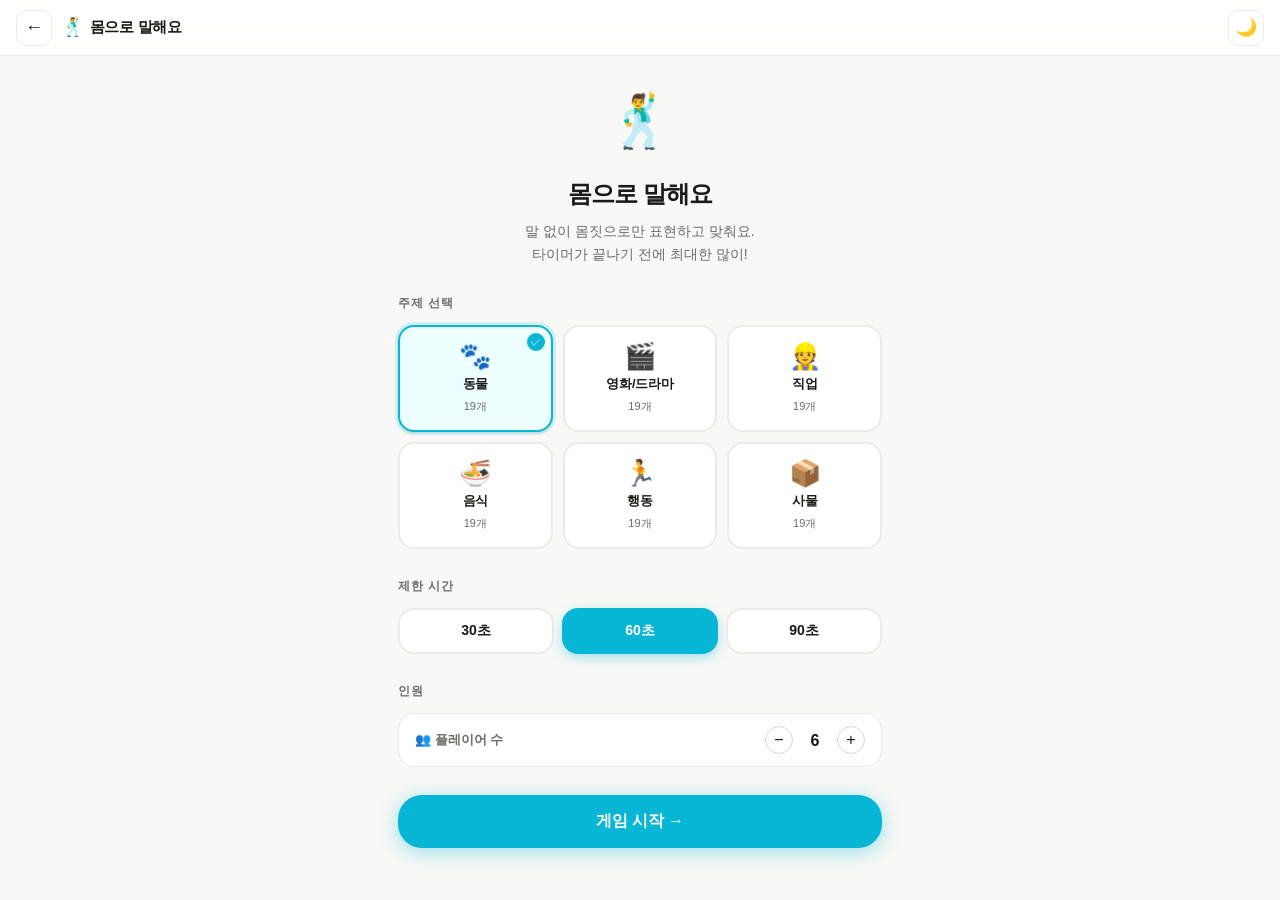
<file: charades.html>
<!DOCTYPE html>
<html lang="ko" data-theme="light">
<head>
  <meta charset="UTF-8" />
  <meta name="viewport" content="width=device-width, initial-scale=1.0" />
  <title>몸으로 말해요 — 모임 게임 모음집</title>
  <style>
    /* ─── Reset & Base ─────────────────────────────────────────────── */
    *, *::before, *::after { box-sizing: border-box; margin: 0; padding: 0; }

    :root {
      --white: #ffffff;
      --off-white: #f8f8f6;
      --gray-50: #f5f5f3;
      --gray-100: #ebebea;
      --gray-200: #d8d8d6;
      --gray-400: #a0a09e;
      --gray-600: #6b6b69;
      --gray-800: #2d2d2b;
      --black: #1a1a18;

      --accent: #06b6d4;        /* cyan — charades theme */
      --accent-rgb: 6, 182, 212;
      --accent-light: #ecfeff;

      --correct: #10b981;       /* green for correct answers */
      --correct-rgb: 16, 185, 129;
      --pass: #f97316;          /* orange for passed words */
      --pass-rgb: 249, 115, 22;

      --radius-sm: 8px;
      --radius-md: 16px;
      --radius-lg: 24px;
      --radius-xl: 32px;

      --shadow-sm: 0 1px 3px rgba(0,0,0,.07), 0 1px 2px rgba(0,0,0,.05);
      --shadow-md: 0 4px 16px rgba(0,0,0,.08), 0 2px 6px rgba(0,0,0,.05);
      --shadow-lg: 0 12px 40px rgba(0,0,0,.12), 0 4px 12px rgba(0,0,0,.06);

      --font: 'Pretendard', 'Apple SD Gothic Neo', 'Noto Sans KR', sans-serif;
      --transition: 300ms cubic-bezier(.4, 0, .2, 1);

      --bg: var(--off-white);
      --surface: var(--white);
      --text: var(--black);
      --text-secondary: var(--gray-600);
      --border: var(--gray-100);
    }

    /* ─── Dark Mode ─────────────────────────────────────────────────── */
    html[data-theme="dark"] {
      --white: #1e1e22;
      --off-white: #121214;
      --gray-50: #252528;
      --gray-100: #2e2e32;
      --gray-200: #3e3e42;
      --gray-400: #7a7a7e;
      --gray-600: #a5a5a9;
      --gray-800: #dcdce0;
      --black: #f0f0f2;

      --bg: #121214;
      --surface: #1e1e22;
      --text: #f0f0f2;
      --text-secondary: #a5a5a9;
      --border: #2e2e32;

      --accent-light: #0c2126;

      --shadow-sm: 0 1px 3px rgba(0,0,0,.25), 0 1px 2px rgba(0,0,0,.2);
      --shadow-md: 0 4px 16px rgba(0,0,0,.3), 0 2px 6px rgba(0,0,0,.2);
      --shadow-lg: 0 12px 40px rgba(0,0,0,.4), 0 4px 12px rgba(0,0,0,.25);
    }

    html { height: 100%; }

    body {
      font-family: var(--font);
      background: var(--bg);
      color: var(--text);
      min-height: 100vh;
      display: flex;
      flex-direction: column;
      line-height: 1.6;
      -webkit-font-smoothing: antialiased;
      transition: background var(--transition), color var(--transition);
    }

    /* ─── Topbar ────────────────────────────────────────────────────── */
    .game-topbar {
      position: sticky;
      top: 0;
      height: 56px;
      background: rgba(255,255,255,.9);
      backdrop-filter: blur(12px);
      -webkit-backdrop-filter: blur(12px);
      border-bottom: 1px solid var(--border);
      display: flex;
      align-items: center;
      justify-content: space-between;
      padding: 0 16px;
      z-index: 100;
      transition: background var(--transition), border-color var(--transition);
      flex-shrink: 0;
    }
    [data-theme="dark"] .game-topbar {
      background: rgba(18,18,20,.92);
    }

    .topbar-left {
      display: flex;
      align-items: center;
      gap: 10px;
    }

    .btn-back {
      width: 36px;
      height: 36px;
      border-radius: 10px;
      border: 1px solid var(--border);
      background: var(--surface);
      font-size: 18px;
      cursor: pointer;
      display: flex;
      align-items: center;
      justify-content: center;
      text-decoration: none;
      color: var(--text);
      transition: var(--transition);
      flex-shrink: 0;
    }
    .btn-back:hover { background: var(--gray-100); transform: scale(1.08); }

    .topbar-title {
      font-size: 15px;
      font-weight: 700;
      letter-spacing: -.02em;
      color: var(--text);
      display: flex;
      align-items: center;
      gap: 6px;
    }
    .topbar-title .emoji { font-size: 18px; }

    .btn-theme-toggle {
      width: 36px;
      height: 36px;
      border-radius: 10px;
      border: 1px solid var(--border);
      background: var(--surface);
      font-size: 17px;
      cursor: pointer;
      display: flex;
      align-items: center;
      justify-content: center;
      transition: var(--transition);
      flex-shrink: 0;
    }
    .btn-theme-toggle:hover { background: var(--gray-100); transform: scale(1.08); }

    /* ─── Main container ─────────────────────────────────────────────── */
    .main {
      flex: 1;
      display: flex;
      flex-direction: column;
      max-width: 540px;
      width: 100%;
      margin: 0 auto;
    }

    /* ─── Screen management ──────────────────────────────────────────── */
    .screen { display: none; flex-direction: column; flex: 1; }
    .screen.active { display: flex; }

    /* ══════════════════════════════════════════════════════════════════
       SCREEN 1: SETUP (Category + Timer selection)
    ══════════════════════════════════════════════════════════════════ */
    #screen-setup {
      padding: 24px 20px 40px;
      align-items: flex-start;
      gap: 28px;
    }

    /* Setup header */
    .setup-header {
      width: 100%;
      text-align: center;
    }
    .setup-hero-icon {
      font-size: 52px;
      display: block;
      margin-bottom: 12px;
    }
    .setup-title {
      font-size: 24px;
      font-weight: 800;
      letter-spacing: -.04em;
      color: var(--text);
      margin-bottom: 6px;
    }
    .setup-desc {
      font-size: 14px;
      color: var(--text-secondary);
      line-height: 1.65;
    }

    /* Section label */
    .setup-section-label {
      font-size: 12px;
      font-weight: 700;
      letter-spacing: .07em;
      text-transform: uppercase;
      color: var(--text-secondary);
      margin-bottom: 12px;
    }

    /* Category grid */
    .category-grid {
      display: grid;
      grid-template-columns: repeat(2, 1fr);
      gap: 10px;
      width: 100%;
    }
    @media (min-width: 400px) {
      .category-grid { grid-template-columns: repeat(3, 1fr); }
    }

    .category-card {
      background: var(--surface);
      border: 2px solid var(--border);
      border-radius: var(--radius-md);
      padding: 16px 12px;
      cursor: pointer;
      transition: border-color var(--transition), box-shadow var(--transition),
                  transform var(--transition), background var(--transition);
      display: flex;
      flex-direction: column;
      align-items: center;
      gap: 6px;
      text-align: center;
      -webkit-tap-highlight-color: transparent;
      position: relative;
      overflow: hidden;
    }
    .category-card:hover {
      box-shadow: var(--shadow-md);
      transform: translateY(-2px);
    }
    .category-card:active { transform: translateY(0) scale(.97); }
    .category-card.selected {
      border-color: var(--accent);
      background: var(--accent-light);
      box-shadow: 0 0 0 3px rgba(var(--accent-rgb),.15), var(--shadow-sm);
    }

    .category-icon { font-size: 26px; line-height: 1; }
    .category-name {
      font-size: 13px;
      font-weight: 700;
      letter-spacing: -.02em;
      color: var(--text);
    }
    .category-count {
      font-size: 11px;
      color: var(--text-secondary);
    }

    /* Checkmark on selected card */
    .category-check {
      position: absolute;
      top: 6px; right: 6px;
      width: 18px; height: 18px;
      border-radius: 50%;
      background: var(--accent);
      color: #fff;
      font-size: 10px;
      display: flex; align-items: center; justify-content: center;
      opacity: 0; transform: scale(0);
      transition: opacity 180ms ease, transform 200ms cubic-bezier(.34,1.56,.64,1);
    }
    .category-card.selected .category-check { opacity: 1; transform: scale(1); }

    /* Timer selection pills */
    .timer-options {
      display: flex;
      gap: 8px;
      width: 100%;
    }
    .timer-btn {
      flex: 1;
      padding: 12px 8px;
      border-radius: var(--radius-md);
      border: 2px solid var(--border);
      background: var(--surface);
      color: var(--text);
      font-size: 14px;
      font-weight: 700;
      font-family: var(--font);
      cursor: pointer;
      transition: all var(--transition);
      -webkit-tap-highlight-color: transparent;
      text-align: center;
    }
    .timer-btn:hover { border-color: var(--accent); }
    .timer-btn.selected {
      border-color: var(--accent);
      background: var(--accent);
      color: #fff;
      box-shadow: 0 4px 12px rgba(var(--accent-rgb),.35);
    }
    .timer-btn:active { transform: scale(.97); }

    /* Player count row */
    .player-row {
      display: flex;
      align-items: center;
      gap: 8px;
      padding: 12px 16px;
      background: var(--surface);
      border-radius: var(--radius-md);
      border: 1px solid var(--border);
      width: 100%;
    }
    .player-row .label {
      font-size: 13px;
      font-weight: 600;
      color: var(--text-secondary);
      flex: 1;
    }
    .player-stepper {
      display: flex;
      align-items: center;
      gap: 10px;
    }
    .btn-step {
      width: 28px; height: 28px;
      border-radius: 50%;
      border: 1.5px solid var(--gray-200);
      background: var(--surface);
      cursor: pointer;
      font-size: 16px;
      line-height: 1;
      display: flex; align-items: center; justify-content: center;
      color: var(--text);
      transition: all var(--transition);
      -webkit-tap-highlight-color: transparent;
    }
    .btn-step:hover { background: var(--gray-50); }
    .btn-step:disabled { opacity: .35; cursor: not-allowed; }
    .player-count-display {
      font-size: 16px;
      font-weight: 700;
      color: var(--text);
      min-width: 24px;
      text-align: center;
    }

    /* Start button */
    .btn-start {
      width: 100%;
      padding: 16px 20px;
      border-radius: var(--radius-lg);
      border: none;
      background: var(--accent);
      color: #fff;
      font-size: 16px;
      font-weight: 800;
      font-family: var(--font);
      letter-spacing: -.01em;
      cursor: pointer;
      transition: opacity var(--transition), transform var(--transition),
                  box-shadow var(--transition);
      -webkit-tap-highlight-color: transparent;
      box-shadow: 0 4px 20px rgba(var(--accent-rgb),.4);
    }
    .btn-start:hover { opacity: .9; box-shadow: 0 6px 24px rgba(var(--accent-rgb),.5); }
    .btn-start:active { transform: scale(.98); }
    .btn-start:disabled { opacity: .4; cursor: not-allowed; box-shadow: none; }

    /* ══════════════════════════════════════════════════════════════════
       SCREEN 2: GAMEPLAY
    ══════════════════════════════════════════════════════════════════ */
    #screen-game {
      padding: 20px 20px 32px;
      align-items: stretch;
      gap: 16px;
    }

    /* Game top bar: score + round info */
    .game-status-row {
      display: flex;
      align-items: center;
      justify-content: space-between;
      gap: 12px;
    }
    .status-score {
      display: flex;
      align-items: center;
      gap: 8px;
    }
    .score-badge {
      display: flex;
      align-items: center;
      gap: 4px;
      background: rgba(var(--correct-rgb),.12);
      color: var(--correct);
      border-radius: 99px;
      padding: 5px 12px;
      font-size: 13px;
      font-weight: 700;
    }
    .score-badge .score-num {
      font-size: 18px;
      font-weight: 900;
      letter-spacing: -.02em;
    }
    .status-category {
      font-size: 12px;
      font-weight: 600;
      letter-spacing: .06em;
      text-transform: uppercase;
      color: var(--text-secondary);
    }

    /* Actor hint banner */
    .actor-hint {
      display: flex;
      align-items: center;
      justify-content: center;
      gap: 6px;
      padding: 8px 16px;
      background: rgba(var(--accent-rgb),.08);
      border: 1px solid rgba(var(--accent-rgb),.18);
      border-radius: var(--radius-md);
      font-size: 12px;
      font-weight: 600;
      color: var(--accent);
      text-align: center;
    }

    /* Word display card */
    .word-card {
      background: var(--surface);
      border-radius: var(--radius-xl);
      box-shadow: var(--shadow-md);
      padding: 40px 28px;
      text-align: center;
      display: flex;
      flex-direction: column;
      align-items: center;
      gap: 8px;
      animation: cardIn 300ms cubic-bezier(.4, 0, .2, 1);
      position: relative;
      overflow: hidden;
    }
    /* Decorative gradient blobs */
    .word-card::before {
      content: '';
      position: absolute;
      top: -40px; right: -40px;
      width: 140px; height: 140px;
      border-radius: 50%;
      background: radial-gradient(circle, rgba(var(--accent-rgb),.12) 0%, transparent 70%);
      pointer-events: none;
    }
    .word-card::after {
      content: '';
      position: absolute;
      bottom: -30px; left: -30px;
      width: 100px; height: 100px;
      border-radius: 50%;
      background: radial-gradient(circle, rgba(var(--accent-rgb),.08) 0%, transparent 70%);
      pointer-events: none;
    }

    @keyframes cardIn {
      from { opacity: 0; transform: scale(.94) translateY(12px); }
      to   { opacity: 1; transform: scale(1) translateY(0); }
    }

    .word-label {
      font-size: 11px;
      font-weight: 700;
      letter-spacing: .1em;
      text-transform: uppercase;
      color: var(--accent);
      margin-bottom: 4px;
      position: relative;
      z-index: 1;
    }
    .word-text {
      font-size: clamp(32px, 9vw, 52px);
      font-weight: 900;
      letter-spacing: -.04em;
      line-height: 1.15;
      color: var(--text);
      word-break: keep-all;
      position: relative;
      z-index: 1;
    }

    /* Circular countdown timer */
    .timer-wrap {
      display: flex;
      flex-direction: column;
      align-items: center;
      gap: 6px;
    }

    .timer-circle-wrap {
      position: relative;
      width: 120px;
      height: 120px;
    }

    .timer-svg {
      transform: rotate(-90deg);
      width: 120px;
      height: 120px;
    }

    .timer-track {
      fill: none;
      stroke: var(--gray-100);
      stroke-width: 8;
    }
    .timer-progress {
      fill: none;
      stroke: var(--accent);
      stroke-width: 8;
      stroke-linecap: round;
      transition: stroke-dashoffset 1s linear, stroke var(--transition);
      /* circumference = 2 * PI * 50 ≈ 314.16 */
      stroke-dasharray: 314.16;
      stroke-dashoffset: 0;
    }
    /* Warning colors as time runs low */
    .timer-progress.warn  { stroke: var(--pass); }
    .timer-progress.danger { stroke: #ef4444; }

    .timer-center {
      position: absolute;
      inset: 0;
      display: flex;
      flex-direction: column;
      align-items: center;
      justify-content: center;
      gap: 2px;
    }
    .timer-num {
      font-size: 36px;
      font-weight: 900;
      letter-spacing: -.04em;
      line-height: 1;
      color: var(--text);
      transition: color var(--transition);
      font-feature-settings: "tnum";
    }
    .timer-num.warn   { color: var(--pass); }
    .timer-num.danger { color: #ef4444; }

    /* Pulse animation when time is low */
    @keyframes timerPulse {
      0%, 100% { transform: scale(1); }
      50%       { transform: scale(1.06); }
    }
    .timer-num.pulse { animation: timerPulse 600ms ease-in-out infinite; }

    /* Action buttons: 정답 / 패스 */
    .action-btns {
      display: grid;
      grid-template-columns: 1fr 1fr;
      gap: 10px;
    }

    .btn-correct {
      padding: 18px 12px;
      border-radius: var(--radius-lg);
      border: none;
      background: var(--correct);
      color: #fff;
      font-size: 18px;
      font-weight: 800;
      font-family: var(--font);
      letter-spacing: -.02em;
      cursor: pointer;
      transition: opacity var(--transition), transform var(--transition),
                  box-shadow var(--transition);
      -webkit-tap-highlight-color: transparent;
      box-shadow: 0 4px 16px rgba(var(--correct-rgb),.4);
      display: flex;
      align-items: center;
      justify-content: center;
      gap: 6px;
    }
    .btn-correct:hover { opacity: .9; box-shadow: 0 6px 20px rgba(var(--correct-rgb),.5); }
    .btn-correct:active { transform: scale(.96); }

    .btn-pass {
      padding: 18px 12px;
      border-radius: var(--radius-lg);
      border: 2px solid var(--border);
      background: var(--surface);
      color: var(--text-secondary);
      font-size: 18px;
      font-weight: 700;
      font-family: var(--font);
      letter-spacing: -.02em;
      cursor: pointer;
      transition: all var(--transition);
      -webkit-tap-highlight-color: transparent;
      display: flex;
      align-items: center;
      justify-content: center;
      gap: 6px;
    }
    .btn-pass:hover {
      border-color: var(--pass);
      color: var(--pass);
      background: rgba(var(--pass-rgb),.06);
    }
    .btn-pass:active { transform: scale(.96); }

    /* Word counter progress row */
    .word-progress-row {
      display: flex;
      align-items: center;
      gap: 10px;
    }
    .word-progress-bar {
      flex: 1;
      height: 3px;
      background: var(--gray-100);
      border-radius: 99px;
      overflow: hidden;
    }
    .word-progress-fill {
      height: 100%;
      background: var(--accent);
      border-radius: 99px;
      transition: width 400ms cubic-bezier(.4, 0, .2, 1);
    }
    .word-progress-label {
      font-size: 11px;
      color: var(--text-secondary);
      white-space: nowrap;
      flex-shrink: 0;
    }

    /* ══════════════════════════════════════════════════════════════════
       SCREEN 3: RESULTS
    ══════════════════════════════════════════════════════════════════ */
    #screen-results {
      padding: 32px 20px 48px;
      align-items: center;
    }

    .results-header {
      text-align: center;
      margin-bottom: 28px;
    }
    .results-icon { font-size: 64px; display: block; margin-bottom: 12px; }
    .results-title {
      font-size: 26px;
      font-weight: 900;
      letter-spacing: -.04em;
      color: var(--text);
      margin-bottom: 6px;
    }
    .results-subtitle {
      font-size: 15px;
      color: var(--text-secondary);
    }

    /* Score summary cards */
    .results-scores {
      display: flex;
      gap: 12px;
      width: 100%;
      margin-bottom: 24px;
    }
    .score-card {
      flex: 1;
      background: var(--surface);
      border: 1.5px solid var(--border);
      border-radius: var(--radius-lg);
      padding: 20px 12px;
      text-align: center;
      box-shadow: var(--shadow-sm);
    }
    .score-card.correct-card { border-color: rgba(var(--correct-rgb),.35); }
    .score-card.pass-card    { border-color: rgba(var(--pass-rgb),.35); }
    .score-card-icon { font-size: 24px; margin-bottom: 6px; }
    .score-card-num {
      font-size: 36px;
      font-weight: 900;
      letter-spacing: -.04em;
      line-height: 1;
      margin-bottom: 4px;
    }
    .correct-card .score-card-num { color: var(--correct); }
    .pass-card    .score-card-num { color: var(--pass); }
    .score-card-label {
      font-size: 12px;
      font-weight: 600;
      color: var(--text-secondary);
    }

    /* Word list */
    .results-list-section {
      width: 100%;
      margin-bottom: 28px;
    }
    .results-list-title {
      font-size: 12px;
      font-weight: 700;
      letter-spacing: .07em;
      text-transform: uppercase;
      color: var(--text-secondary);
      margin-bottom: 12px;
    }
    .results-word-list {
      display: flex;
      flex-direction: column;
      gap: 6px;
    }
    .results-word-item {
      display: flex;
      align-items: center;
      gap: 10px;
      padding: 10px 14px;
      background: var(--surface);
      border-radius: var(--radius-md);
      border: 1px solid var(--border);
      font-size: 14px;
      font-weight: 600;
      color: var(--text);
    }
    .result-tag {
      font-size: 10px;
      font-weight: 700;
      letter-spacing: .06em;
      text-transform: uppercase;
      padding: 2px 8px;
      border-radius: 99px;
      flex-shrink: 0;
    }
    .result-tag.correct {
      background: rgba(var(--correct-rgb),.12);
      color: var(--correct);
    }
    .result-tag.pass {
      background: rgba(var(--pass-rgb),.12);
      color: var(--pass);
    }

    /* Results action buttons */
    .results-actions {
      display: flex;
      flex-direction: column;
      gap: 10px;
      width: 100%;
      max-width: 360px;
    }
    .btn-primary {
      width: 100%;
      padding: 15px 20px;
      border-radius: var(--radius-lg);
      border: none;
      background: var(--accent);
      color: #fff;
      font-size: 15px;
      font-weight: 700;
      font-family: var(--font);
      cursor: pointer;
      transition: opacity var(--transition), transform var(--transition);
      -webkit-tap-highlight-color: transparent;
      box-shadow: 0 4px 16px rgba(var(--accent-rgb),.35);
    }
    .btn-primary:hover { opacity: .9; }
    .btn-primary:active { transform: scale(.98); }

    .btn-secondary {
      width: 100%;
      padding: 15px 20px;
      border-radius: var(--radius-lg);
      border: 1.5px solid var(--border);
      background: var(--surface);
      color: var(--text);
      font-size: 15px;
      font-weight: 600;
      font-family: var(--font);
      cursor: pointer;
      transition: all var(--transition);
      -webkit-tap-highlight-color: transparent;
    }
    .btn-secondary:hover { border-color: var(--gray-400); background: var(--gray-50); }
    .btn-secondary:active { transform: scale(.98); }

    /* ─── Responsive ────────────────────────────────────────────────── */
    @media (min-width: 480px) {
      #screen-setup  { padding-left: 28px; padding-right: 28px; }
      #screen-game   { padding-left: 28px; padding-right: 28px; }
      #screen-results{ padding-left: 28px; padding-right: 28px; }
    }
    @media (min-width: 768px) {
      .main { max-width: 540px; }
      .word-text { font-size: 56px; }
    }
  </style>
  <link rel="stylesheet" href="shared/transitions.css" />
</head>
<body>

<!-- ─── Topbar ──────────────────────────────────────────────────────── -->
<header class="game-topbar">
  <div class="topbar-left">
    <a href="index.html" class="btn-back" aria-label="게임 목록으로 돌아가기">←</a>
    <span class="topbar-title"><span class="emoji">🕺</span>몸으로 말해요</span>
  </div>
  <div>
    <button class="btn-theme-toggle" id="btnTheme" onclick="toggleTheme()" aria-label="다크 모드 전환">🌙</button>
  </div>
</header>

<!-- ─── Main ────────────────────────────────────────────────────────── -->
<main class="main">

  <!-- ══ Screen 1: Setup ════════════════════════════════════════════ -->
  <section id="screen-setup" class="screen active">

    <div class="setup-header">
      <span class="setup-hero-icon">🕺</span>
      <div class="setup-title">몸으로 말해요</div>
      <div class="setup-desc">말 없이 몸짓으로만 표현하고 맞춰요.<br>타이머가 끝나기 전에 최대한 많이!</div>
    </div>

    <!-- Category selection -->
    <div style="width:100%">
      <div class="setup-section-label">주제 선택</div>
      <div class="category-grid" id="categoryGrid">
        <!-- Injected by JS -->
      </div>
    </div>

    <!-- Timer selection -->
    <div style="width:100%">
      <div class="setup-section-label">제한 시간</div>
      <div class="timer-options" id="timerOptions">
        <button class="timer-btn" data-seconds="30" onclick="selectTimer(30)">30초</button>
        <button class="timer-btn selected" data-seconds="60" onclick="selectTimer(60)">60초</button>
        <button class="timer-btn" data-seconds="90" onclick="selectTimer(90)">90초</button>
      </div>
    </div>

    <!-- Player count -->
    <div style="width:100%">
      <div class="setup-section-label">인원</div>
      <div class="player-row">
        <span class="label">👥 플레이어 수</span>
        <div class="player-stepper">
          <button class="btn-step" id="btnPlayerMinus" onclick="changePlayerCount(-1)" aria-label="인원 줄이기">−</button>
          <span class="player-count-display" id="playerCountDisplay">6</span>
          <button class="btn-step" id="btnPlayerPlus"  onclick="changePlayerCount(+1)" aria-label="인원 늘리기">+</button>
        </div>
      </div>
    </div>

    <!-- Start button -->
    <button class="btn-start" id="btnStart" onclick="startGame()">게임 시작 →</button>

  </section>

  <!-- ══ Screen 2: Gameplay ═════════════════════════════════════════ -->
  <section id="screen-game" class="screen">

    <!-- Status row -->
    <div class="game-status-row">
      <div class="status-score">
        <div class="score-badge">
          ✅ <span class="score-num" id="liveScore">0</span>점
        </div>
      </div>
      <div class="status-category" id="gameCategory">동물</div>
    </div>

    <!-- Actor hint -->
    <div class="actor-hint">
      📱 화면을 액터에게만 보여주세요. 나머지는 보지 마세요!
    </div>

    <!-- Word display -->
    <div class="word-card" id="wordCard">
      <div class="word-label">표현할 단어</div>
      <div class="word-text" id="wordText">—</div>
    </div>

    <!-- Circular countdown timer -->
    <div class="timer-wrap">
      <div class="timer-circle-wrap">
        <svg class="timer-svg" viewBox="0 0 120 120" aria-hidden="true">
          <circle class="timer-track"    cx="60" cy="60" r="50" />
          <circle class="timer-progress" cx="60" cy="60" r="50" id="timerArc" />
        </svg>
        <div class="timer-center">
          <div class="timer-num" id="timerNum">60</div>
        </div>
      </div>
    </div>

    <!-- Word progress -->
    <div class="word-progress-row">
      <div class="word-progress-bar">
        <div class="word-progress-fill" id="wordProgressFill" style="width:0%"></div>
      </div>
      <div class="word-progress-label" id="wordProgressLabel">0 / 15</div>
    </div>

    <!-- Action buttons -->
    <div class="action-btns">
      <button class="btn-correct" id="btnCorrect" onclick="handleCorrect()">
        ✅ 정답!
      </button>
      <button class="btn-pass" id="btnPass" onclick="handlePass()">
        ⏭ 패스
      </button>
    </div>

  </section>

  <!-- ══ Screen 3: Results ══════════════════════════════════════════ -->
  <section id="screen-results" class="screen">

    <div class="results-header">
      <span class="results-icon" id="resultsIcon">🎉</span>
      <div class="results-title" id="resultsTitle">라운드 종료!</div>
      <div class="results-subtitle" id="resultsSubtitle">수고했어요!</div>
    </div>

    <!-- Score summary -->
    <div class="results-scores">
      <div class="score-card correct-card">
        <div class="score-card-icon">✅</div>
        <div class="score-card-num" id="finalCorrect">0</div>
        <div class="score-card-label">정답</div>
      </div>
      <div class="score-card pass-card">
        <div class="score-card-icon">⏭</div>
        <div class="score-card-num" id="finalPass">0</div>
        <div class="score-card-label">패스</div>
      </div>
    </div>

    <!-- Word list breakdown -->
    <div class="results-list-section" id="resultsListSection">
      <div class="results-list-title">단어 목록</div>
      <div class="results-word-list" id="resultsWordList"></div>
    </div>

    <!-- Action buttons -->
    <div class="results-actions">
      <button class="btn-primary" onclick="playAgain()">🔄 한 번 더</button>
      <button class="btn-secondary" onclick="changeCategory()">🗂 주제 바꾸기</button>
      <button class="btn-secondary" onclick="goHome()">← 메인으로</button>
    </div>

  </section>

</main>

<script>
  // ──────────────────────────────────────────────────────────────────
  // WORD DATA  (6 categories × 18+ words each)
  // ──────────────────────────────────────────────────────────────────
  var CATEGORIES = [
    {
      id: 'animals',
      name: '동물',
      icon: '🐾',
      words: [
        '펭귄', '고릴라', '문어', '플라밍고', '미어캣',
        '캥거루', '악어', '코알라', '기린', '거북이',
        '타조', '카멜레온', '판다', '앵무새', '가오리',
        '하마', '해마', '독수리', '치타'
      ]
    },
    {
      id: 'movies',
      name: '영화/드라마',
      icon: '🎬',
      words: [
        '기생충', '겨울왕국', '해리 포터', '어벤져스', '라이온 킹',
        '타이타닉', '스파이더맨', '인어공주', 'ET', '쥬라기 공원',
        '명탐정 코난', '슈렉', '겨울연가', '도깨비', '오징어 게임',
        '부산행', '보헤미안 랩소디', '인셉션', '그래비티'
      ]
    },
    {
      id: 'jobs',
      name: '직업',
      icon: '👷',
      words: [
        '소방관', '치과의사', '바리스타', '마술사', '택배기사',
        '요리사', '발레리나', '프로게이머', '외과의사', '경찰관',
        '유튜버', '패션 디자이너', '비행기 파일럿', '악기 연주자', '우주비행사',
        '헤어 디자이너', '농부', '권투선수', '낚시꾼'
      ]
    },
    {
      id: 'food',
      name: '음식',
      icon: '🍜',
      words: [
        '떡볶이', '짜장면', '삼겹살', '마카롱', '스파게티',
        '초밥', '핫도그', '솜사탕', '탕후루', '닭볶음탕',
        '아이스크림 콘', '도넛', '피자', '라면', '치킨',
        '순대', '팥빙수', '와플', '부대찌개'
      ]
    },
    {
      id: 'actions',
      name: '행동',
      icon: '🏃',
      words: [
        '셀카 찍기', '눈사람 만들기', '노래방에서 열창하기', '줄다리기', '스키 타기',
        '기타 치기', '설거지하기', '아기 재우기', '낚시하기', '자전거 타기',
        '파리 잡기', '지퍼 올리기', '강아지 산책시키기', '창문 닦기', '코골이',
        '다리 꼬고 앉기', '망원경으로 보기', '모자 날아가는 것 잡기', '택시 잡기'
      ]
    },
    {
      id: 'objects',
      name: '사물',
      icon: '📦',
      words: [
        '세탁기', '엘리베이터', '선풍기', '자판기', '에스컬레이터',
        '재봉틀', '믹서기', '드럼', '트램폴린', '줄넘기',
        '망원경', '청소기', '전자레인지', '아코디언', '시소',
        '풍선', '손풍금', '우산', '주사기'
      ]
    }
  ];

  // ──────────────────────────────────────────────────────────────────
  // STATE
  // ──────────────────────────────────────────────────────────────────
  var state = {
    selectedCategoryId: 'animals',
    timerSeconds: 60,
    playerCount: 6,

    // Runtime
    wordQueue: [],
    wordIndex: 0,
    score: 0,
    passCount: 0,
    timeLeft: 60,
    timerInterval: null,
    playedWords: [],   // { word, result: 'correct'|'pass' }
    gameActive: false
  };

  // ──────────────────────────────────────────────────────────────────
  // DARK MODE
  // ──────────────────────────────────────────────────────────────────
  function updateThemeIcon() {
    var isDark = document.documentElement.getAttribute('data-theme') === 'dark';
    var btn = document.getElementById('btnTheme');
    if (!btn) return;
    btn.textContent = isDark ? '☀️' : '🌙';
    btn.title = isDark ? '라이트 모드로 전환' : '다크 모드로 전환';
    btn.setAttribute('aria-label', isDark ? '라이트 모드로 전환' : '다크 모드로 전환');
  }

  function toggleTheme() {
    var current = document.documentElement.getAttribute('data-theme');
    var next = current === 'dark' ? 'light' : 'dark';
    document.documentElement.setAttribute('data-theme', next);
    localStorage.setItem('theme', next);
    updateThemeIcon();
  }

  (function initTheme() {
    var saved = localStorage.getItem('theme');
    if (saved === 'dark' || saved === 'light') {
      document.documentElement.setAttribute('data-theme', saved);
    } else if (window.matchMedia('(prefers-color-scheme: dark)').matches) {
      document.documentElement.setAttribute('data-theme', 'dark');
    }
    updateThemeIcon();
    window.matchMedia('(prefers-color-scheme: dark)').addEventListener('change', function (e) {
      if (!localStorage.getItem('theme')) {
        document.documentElement.setAttribute('data-theme', e.matches ? 'dark' : 'light');
        updateThemeIcon();
      }
    });
  })();

  // ──────────────────────────────────────────────────────────────────
  // SCREEN MANAGEMENT
  // ──────────────────────────────────────────────────────────────────
  function showScreen(id) {
    document.querySelectorAll('.screen').forEach(function (s) {
      s.classList.remove('active');
    });
    document.getElementById(id).classList.add('active');
  }

  // ──────────────────────────────────────────────────────────────────
  // SETUP SCREEN — render category cards
  // ──────────────────────────────────────────────────────────────────
  function renderCategoryGrid() {
    var grid = document.getElementById('categoryGrid');
    grid.innerHTML = '';
    CATEGORIES.forEach(function (cat) {
      var card = document.createElement('button');
      card.className = 'category-card' + (cat.id === state.selectedCategoryId ? ' selected' : '');
      card.setAttribute('data-id', cat.id);
      card.setAttribute('aria-pressed', cat.id === state.selectedCategoryId ? 'true' : 'false');
      card.innerHTML =
        '<div class="category-icon">' + cat.icon + '</div>' +
        '<div class="category-name">' + cat.name + '</div>' +
        '<div class="category-count">' + cat.words.length + '개</div>' +
        '<div class="category-check">✓</div>';
      card.addEventListener('click', function () { selectCategory(cat.id); });
      grid.appendChild(card);
    });
  }

  function selectCategory(id) {
    state.selectedCategoryId = id;
    document.querySelectorAll('.category-card').forEach(function (c) {
      var isSelected = c.getAttribute('data-id') === id;
      c.classList.toggle('selected', isSelected);
      c.setAttribute('aria-pressed', isSelected ? 'true' : 'false');
    });
  }

  function selectTimer(secs) {
    state.timerSeconds = secs;
    document.querySelectorAll('.timer-btn').forEach(function (btn) {
      btn.classList.toggle('selected', parseInt(btn.getAttribute('data-seconds'), 10) === secs);
    });
  }

  function changePlayerCount(delta) {
    var next = state.playerCount + delta;
    if (next < 4 || next > 10) return;
    state.playerCount = next;
    document.getElementById('playerCountDisplay').textContent = next;
    document.getElementById('btnPlayerMinus').disabled = next <= 4;
    document.getElementById('btnPlayerPlus').disabled  = next >= 10;
  }

  // ──────────────────────────────────────────────────────────────────
  // FISHER-YATES SHUFFLE — unbiased in-place random shuffle
  // ──────────────────────────────────────────────────────────────────
  function shuffle(arr) {
    var a = arr.slice();
    for (var i = a.length - 1; i > 0; i--) {
      var j = Math.floor(Math.random() * (i + 1));
      var tmp = a[i]; a[i] = a[j]; a[j] = tmp;
    }
    return a;
  }

  // ──────────────────────────────────────────────────────────────────
  // WEB AUDIO — short beep alarm (no external files)
  // ──────────────────────────────────────────────────────────────────
  function playBeep(frequency, duration, volume) {
    try {
      var ctx = new (window.AudioContext || window.webkitAudioContext)();
      var osc = ctx.createOscillator();
      var gain = ctx.createGain();
      osc.connect(gain);
      gain.connect(ctx.destination);
      osc.frequency.value = frequency || 880;
      gain.gain.setValueAtTime(volume || 0.25, ctx.currentTime);
      gain.gain.exponentialRampToValueAtTime(0.0001, ctx.currentTime + (duration || 0.15));
      osc.start(ctx.currentTime);
      osc.stop(ctx.currentTime + (duration || 0.15));
    } catch (e) { /* AudioContext not available — silently skip */ }
  }

  function playCorrectSound() {
    playBeep(880, 0.08, 0.2);
    setTimeout(function () { playBeep(1320, 0.1, 0.2); }, 80);
  }

  function playTimerEndSound() {
    // Three descending beeps
    playBeep(660, 0.15, 0.3);
    setTimeout(function () { playBeep(520, 0.15, 0.3); }, 180);
    setTimeout(function () { playBeep(440, 0.25, 0.35); }, 360);
  }

  function playTickSound() {
    playBeep(440, 0.04, 0.1);
  }

  // ──────────────────────────────────────────────────────────────────
  // TIMER ARC  (SVG circumference = 2πr = 2×π×50 ≈ 314.16)
  // ──────────────────────────────────────────────────────────────────
  var CIRCUMFERENCE = 2 * Math.PI * 50; // ≈ 314.16

  function updateTimerArc(secondsLeft, totalSeconds) {
    var arc  = document.getElementById('timerArc');
    var num  = document.getElementById('timerNum');
    var ratio = secondsLeft / totalSeconds;
    var offset = CIRCUMFERENCE * (1 - ratio);
    arc.style.strokeDashoffset = offset;

    // Color & pulse states
    var warnThreshold   = totalSeconds * 0.33;
    var dangerThreshold = totalSeconds * 0.15;

    if (secondsLeft <= dangerThreshold) {
      arc.className = 'timer-progress danger';
      num.className = 'timer-num danger pulse';
    } else if (secondsLeft <= warnThreshold) {
      arc.className = 'timer-progress warn';
      num.className = 'timer-num warn';
    } else {
      arc.className = 'timer-progress';
      num.className = 'timer-num';
    }

    num.textContent = secondsLeft;
  }

  // ──────────────────────────────────────────────────────────────────
  // GAME START
  // ──────────────────────────────────────────────────────────────────
  function startGame() {
    var cat = CATEGORIES.find(function (c) { return c.id === state.selectedCategoryId; });
    if (!cat) return;

    // Reset state
    state.wordQueue   = shuffle(cat.words);
    state.wordIndex   = 0;
    state.score       = 0;
    state.passCount   = 0;
    state.timeLeft    = state.timerSeconds;
    state.playedWords = [];
    state.gameActive  = true;

    // Update game screen labels
    document.getElementById('gameCategory').textContent = cat.icon + ' ' + cat.name;
    document.getElementById('liveScore').textContent = '0';

    showScreen('screen-game');
    renderCurrentWord();
    startTimer();
  }

  // ──────────────────────────────────────────────────────────────────
  // WORD RENDERING
  // ──────────────────────────────────────────────────────────────────
  function renderCurrentWord() {
    var word = state.wordQueue[state.wordIndex] || '—';
    var wordEl = document.getElementById('wordText');
    wordEl.textContent = word;

    // Animate card
    var card = document.getElementById('wordCard');
    card.style.animation = 'none';
    void card.offsetWidth; // force reflow
    card.style.animation = 'cardIn 300ms cubic-bezier(.4, 0, .2, 1)';

    // Update progress bar
    var total  = state.wordQueue.length;
    var done   = state.wordIndex;
    var pct    = total > 0 ? (done / total * 100) : 0;
    document.getElementById('wordProgressFill').style.width = pct + '%';
    document.getElementById('wordProgressLabel').textContent = done + ' / ' + total;
  }

  // ──────────────────────────────────────────────────────────────────
  // TIMER
  // ──────────────────────────────────────────────────────────────────
  function startTimer() {
    updateTimerArc(state.timeLeft, state.timerSeconds);
    clearInterval(state.timerInterval);
    state.timerInterval = setInterval(function () {
      state.timeLeft -= 1;
      updateTimerArc(state.timeLeft, state.timerSeconds);

      // Tick sound in last 5 seconds
      if (state.timeLeft > 0 && state.timeLeft <= 5) {
        playTickSound();
      }

      if (state.timeLeft <= 0) {
        clearInterval(state.timerInterval);
        state.gameActive = false;
        playTimerEndSound();
        setTimeout(showResults, 600);
      }
    }, 1000);
  }

  function stopTimer() {
    clearInterval(state.timerInterval);
  }

  // ──────────────────────────────────────────────────────────────────
  // GAMEPLAY ACTIONS
  // ──────────────────────────────────────────────────────────────────
  function handleCorrect() {
    if (!state.gameActive) return;
    var word = state.wordQueue[state.wordIndex];
    if (!word) return;

    state.score += 1;
    state.playedWords.push({ word: word, result: 'correct' });
    state.wordIndex += 1;

    document.getElementById('liveScore').textContent = state.score;
    playCorrectSound();

    if (state.wordIndex >= state.wordQueue.length) {
      // Ran out of words — cycle back with a reshuffle
      state.wordQueue = state.wordQueue.concat(shuffle(CATEGORIES.find(function (c) {
        return c.id === state.selectedCategoryId;
      }).words));
    }
    renderCurrentWord();
  }

  function handlePass() {
    if (!state.gameActive) return;
    var word = state.wordQueue[state.wordIndex];
    if (!word) return;

    state.passCount += 1;
    state.playedWords.push({ word: word, result: 'pass' });
    state.wordIndex += 1;

    if (state.wordIndex >= state.wordQueue.length) {
      state.wordQueue = state.wordQueue.concat(shuffle(CATEGORIES.find(function (c) {
        return c.id === state.selectedCategoryId;
      }).words));
    }
    renderCurrentWord();
  }

  // ──────────────────────────────────────────────────────────────────
  // RESULTS SCREEN
  // ──────────────────────────────────────────────────────────────────
  function showResults() {
    stopTimer();
    state.gameActive = false;

    document.getElementById('finalCorrect').textContent = state.score;
    document.getElementById('finalPass').textContent    = state.passCount;

    // Pick emoji and subtitle based on score
    var icon, subtitle;
    if (state.score >= 10) {
      icon = '🏆'; subtitle = '완벽한 팀워크예요!';
    } else if (state.score >= 6) {
      icon = '🎉'; subtitle = '훌륭해요! 잘 맞혔어요!';
    } else if (state.score >= 3) {
      icon = '👏'; subtitle = '다음엔 더 잘할 수 있어요!';
    } else {
      icon = '😅'; subtitle = '몸이 굳었나요? 다시 도전!';
    }
    document.getElementById('resultsIcon').textContent    = icon;
    document.getElementById('resultsTitle').textContent   = state.score + '점 획득!';
    document.getElementById('resultsSubtitle').textContent = subtitle;

    // Word list
    var listEl = document.getElementById('resultsWordList');
    listEl.innerHTML = '';
    state.playedWords.forEach(function (item) {
      var div = document.createElement('div');
      div.className = 'results-word-item';
      div.innerHTML =
        '<span class="result-tag ' + item.result + '">' +
          (item.result === 'correct' ? '정답' : '패스') +
        '</span>' +
        '<span>' + item.word + '</span>';
      listEl.appendChild(div);
    });

    showScreen('screen-results');
  }

  // ──────────────────────────────────────────────────────────────────
  // RESULTS ACTIONS
  // ──────────────────────────────────────────────────────────────────
  function playAgain() {
    // Same category, same timer — just restart
    startGame();
  }

  function changeCategory() {
    stopTimer();
    showScreen('screen-setup');
    renderCategoryGrid();
  }

  function goHome() {
    stopTimer();
    // Use transitions.js pattern — navigate to index
    window.location.href = 'index.html';
  }

  // ──────────────────────────────────────────────────────────────────
  // INIT
  // ──────────────────────────────────────────────────────────────────
  document.addEventListener('DOMContentLoaded', function () {
    renderCategoryGrid();
    // Init player count display
    document.getElementById('playerCountDisplay').textContent = state.playerCount;
    document.getElementById('btnPlayerMinus').disabled = state.playerCount <= 4;
    document.getElementById('btnPlayerPlus').disabled  = state.playerCount >= 10;
    // Init timer arc to full
    updateTimerArc(state.timerSeconds, state.timerSeconds);
  });
</script>
<script src="shared/transitions.js"></script>
</body>
</html>
</file>
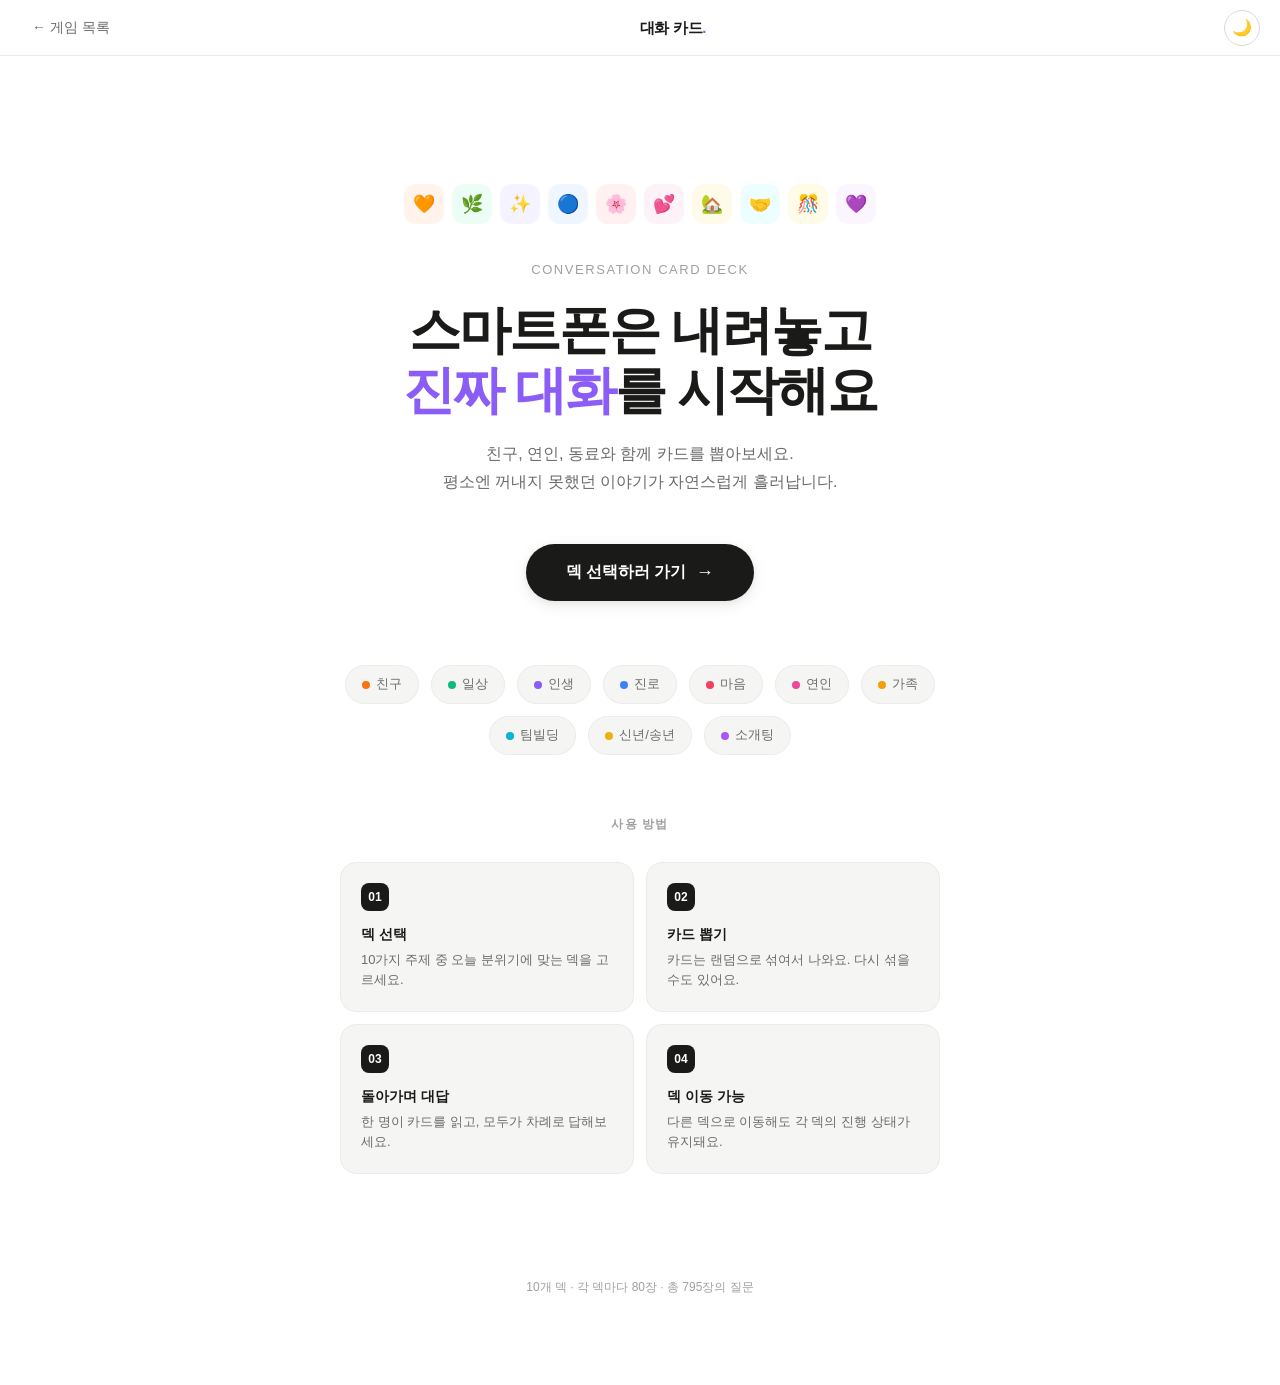
<file: conversation-cards.html>
<!DOCTYPE html>
<html lang="ko" data-theme="light">
<head>
  <meta charset="UTF-8" />
  <meta name="viewport" content="width=device-width, initial-scale=1.0" />
  <title>대화 카드 — 깊은 이야기를 시작하세요</title>
  <style>
    /* ─── Reset & Base ───────────────────────────────────────────── */
    *, *::before, *::after { box-sizing: border-box; margin: 0; padding: 0; }

    :root {
      --white: #ffffff;
      --off-white: #f8f8f6;
      --gray-50: #f5f5f3;
      --gray-100: #ebebea;
      --gray-200: #d8d8d6;
      --gray-400: #a0a09e;
      --gray-600: #6b6b69;
      --gray-800: #2d2d2b;
      --black: #1a1a18;

      /* Theme palette */
      --theme-friend:  #f97316; /* warm orange */
      --theme-daily:   #10b981; /* emerald */
      --theme-life:    #8b5cf6; /* violet */
      --theme-career:  #3b82f6; /* blue */
      --theme-mind:    #f43f5e; /* rose */
      --theme-couple:  #ec4899; /* pink */
      --theme-family:  #f59e0b; /* amber */
      --theme-teambuilding: #06b6d4; /* cyan */
      --theme-yearend: #eab308; /* yellow */
      --theme-blinddate: #a855f7; /* purple */

      --radius-sm: 8px;
      --radius-md: 16px;
      --radius-lg: 24px;
      --radius-xl: 32px;

      --shadow-sm: 0 1px 3px rgba(0,0,0,.07), 0 1px 2px rgba(0,0,0,.05);
      --shadow-md: 0 4px 16px rgba(0,0,0,.08), 0 2px 6px rgba(0,0,0,.05);
      --shadow-lg: 0 12px 40px rgba(0,0,0,.12), 0 4px 12px rgba(0,0,0,.06);
      --shadow-xl: 0 24px 64px rgba(0,0,0,.15), 0 8px 24px rgba(0,0,0,.08);

      --font: 'Pretendard', 'Apple SD Gothic Neo', 'Noto Sans KR', sans-serif;
      --transition: 300ms cubic-bezier(.4, 0, .2, 1);
    }

    html { height: 100%; }

    body {
      font-family: var(--font);
      background: var(--off-white);
      color: var(--black);
      min-height: 100vh;
      line-height: 1.6;
      -webkit-font-smoothing: antialiased;
    }

    /* ─── Screens ───────────────────────────────────────────────── */
    .screen {
      display: none;
      min-height: 100vh;
    }
    .screen.active { display: flex; }

    /* ══════════════════════════════════════════════════════════════
       SCREEN 1: LANDING
    ══════════════════════════════════════════════════════════════ */
    #screen-landing {
      flex-direction: column;
      align-items: center;
      justify-content: center;
      padding: 48px 24px;
      background: var(--white);
    }

    /* Hero top bar */
    .landing-topbar {
      position: fixed;
      top: 0; left: 0; right: 0;
      height: 56px;
      background: rgba(255,255,255,.9);
      backdrop-filter: blur(12px);
      display: flex;
      align-items: center;
      justify-content: space-between;
      padding: 0 20px;
      border-bottom: 1px solid var(--gray-100);
      z-index: 100;
    }
    .landing-topbar .logo {
      font-size: 15px;
      font-weight: 700;
      letter-spacing: -.02em;
      color: var(--black);
    }
    .landing-topbar .logo span { color: var(--theme-life); }

    /* Hero section */
    .landing-hero {
      max-width: 600px;
      width: 100%;
      text-align: center;
      margin-top: 56px;
      padding: 80px 0 60px;
    }

    .hero-icon-row {
      display: flex;
      justify-content: center;
      gap: 8px;
      margin-bottom: 36px;
      flex-wrap: wrap;
      max-width: 480px;
      margin-left: auto;
      margin-right: auto;
    }
    .hero-icon-dot {
      width: 40px;
      height: 40px;
      border-radius: 12px;
      display: flex;
      align-items: center;
      justify-content: center;
      font-size: 18px;
    }
    .hero-icon-dot:nth-child(1) { background: #fff3ec; }
    .hero-icon-dot:nth-child(2) { background: #ecfdf5; }
    .hero-icon-dot:nth-child(3) { background: #f5f3ff; }
    .hero-icon-dot:nth-child(4) { background: #eff6ff; }
    .hero-icon-dot:nth-child(5) { background: #fff1f2; }
    .hero-icon-dot:nth-child(6) { background: #fdf2f8; }
    .hero-icon-dot:nth-child(7) { background: #fffbeb; }
    .hero-icon-dot:nth-child(8) { background: #ecfeff; }
    .hero-icon-dot:nth-child(9) { background: #fefce8; }
    .hero-icon-dot:nth-child(10) { background: #faf5ff; }

    .hero-tagline {
      font-size: 13px;
      font-weight: 500;
      letter-spacing: .12em;
      text-transform: uppercase;
      color: var(--gray-400);
      margin-bottom: 20px;
    }

    .hero-title {
      font-size: clamp(32px, 5vw, 52px);
      font-weight: 800;
      letter-spacing: -.04em;
      line-height: 1.15;
      color: var(--black);
      margin-bottom: 20px;
    }
    .hero-title .accent { color: var(--theme-life); }

    .hero-subtitle {
      font-size: 16px;
      color: var(--gray-600);
      line-height: 1.75;
      margin-bottom: 48px;
      max-width: 420px;
      margin-left: auto;
      margin-right: auto;
    }

    .btn-start {
      display: inline-flex;
      align-items: center;
      gap: 10px;
      background: var(--black);
      color: var(--white);
      border: none;
      border-radius: 100px;
      padding: 18px 40px;
      font-size: 16px;
      font-weight: 600;
      letter-spacing: -.01em;
      cursor: pointer;
      transition: var(--transition);
      box-shadow: var(--shadow-md);
    }
    .btn-start:hover {
      background: var(--gray-800);
      transform: translateY(-2px);
      box-shadow: var(--shadow-lg);
    }
    .btn-start:active { transform: translateY(0); }
    .btn-start .arrow {
      font-size: 18px;
      transition: transform var(--transition);
    }
    .btn-start:hover .arrow { transform: translateX(4px); }

    /* Deck preview cards */
    .deck-preview {
      display: flex;
      justify-content: center;
      gap: 12px;
      margin-top: 64px;
      flex-wrap: wrap;
    }
    .deck-chip {
      display: flex;
      align-items: center;
      gap: 6px;
      background: var(--gray-50);
      border: 1px solid var(--gray-100);
      border-radius: 100px;
      padding: 8px 16px;
      font-size: 13px;
      font-weight: 500;
      color: var(--gray-600);
    }
    .deck-chip .dot {
      width: 8px; height: 8px;
      border-radius: 50%;
    }

    /* Guide section */
    .landing-guide {
      max-width: 600px;
      width: 100%;
      padding: 0 0 80px;
    }

    .guide-label {
      font-size: 12px;
      font-weight: 600;
      letter-spacing: .1em;
      text-transform: uppercase;
      color: var(--gray-400);
      text-align: center;
      margin-bottom: 28px;
    }

    .guide-steps {
      display: grid;
      grid-template-columns: 1fr 1fr;
      gap: 12px;
    }

    .guide-step {
      background: var(--gray-50);
      border: 1px solid var(--gray-100);
      border-radius: var(--radius-md);
      padding: 20px;
    }
    .guide-step-num {
      width: 28px; height: 28px;
      border-radius: 8px;
      background: var(--black);
      color: var(--white);
      font-size: 12px;
      font-weight: 700;
      display: flex;
      align-items: center;
      justify-content: center;
      margin-bottom: 12px;
    }
    .guide-step-title {
      font-size: 14px;
      font-weight: 600;
      color: var(--black);
      margin-bottom: 4px;
    }
    .guide-step-desc {
      font-size: 13px;
      color: var(--gray-600);
      line-height: 1.6;
    }

    .landing-footer {
      font-size: 12px;
      color: var(--gray-400);
      text-align: center;
      padding: 24px 0 40px;
    }

    /* ══════════════════════════════════════════════════════════════
       SCREEN 2: DECK SELECT
    ══════════════════════════════════════════════════════════════ */
    #screen-decks {
      flex-direction: column;
      background: var(--off-white);
    }

    .topbar {
      height: 56px;
      background: rgba(255,255,255,.9);
      backdrop-filter: blur(12px);
      border-bottom: 1px solid var(--gray-100);
      display: flex;
      align-items: center;
      justify-content: space-between;
      padding: 0 24px;
      position: sticky;
      top: 0;
      z-index: 50;
    }
    .topbar .logo {
      font-size: 15px;
      font-weight: 700;
      letter-spacing: -.02em;
    }
    .topbar .logo span { color: var(--theme-life); }
    .topbar-back {
      display: flex;
      align-items: center;
      gap: 6px;
      font-size: 14px;
      font-weight: 500;
      color: var(--gray-600);
      cursor: pointer;
      background: none;
      border: none;
      padding: 8px 12px;
      border-radius: var(--radius-sm);
      transition: var(--transition);
    }
    .topbar-back:hover { background: var(--gray-50); color: var(--black); }
    .topbar-right { font-size: 13px; color: var(--gray-400); display: flex; align-items: center; gap: 12px; }

    .decks-content {
      max-width: 760px;
      width: 100%;
      margin: 0 auto;
      padding: 52px 24px 80px;
    }

    .decks-header {
      margin-bottom: 36px;
    }
    .decks-header h1 {
      font-size: 30px;
      font-weight: 800;
      letter-spacing: -.04em;
      color: var(--black);
      margin-bottom: 8px;
    }
    .decks-header p {
      font-size: 15px;
      color: var(--gray-600);
    }

    /* ─── Theme Grid ─────────────────────────────────────────── */
    .deck-grid {
      display: grid;
      grid-template-columns: repeat(2, 1fr);
      gap: 16px;
    }
    /* Section dividers for deck categories */
    .deck-section-label {
      grid-column: span 2;
      font-size: 13px;
      font-weight: 700;
      letter-spacing: .06em;
      text-transform: uppercase;
      color: var(--gray-400);
      padding: 20px 0 4px;
      border-bottom: 1px solid var(--gray-100);
      margin-bottom: 4px;
    }
    .deck-section-label:first-child {
      padding-top: 0;
    }

    /* ─── Tile base ──────────────────────────────────────────── */
    .deck-tile {
      background: var(--white);
      border: 1.5px solid transparent;
      border-radius: var(--radius-xl);
      overflow: hidden;
      cursor: pointer;
      outline: none;
      transition:
        transform  280ms cubic-bezier(.4,0,.2,1),
        box-shadow 280ms cubic-bezier(.4,0,.2,1),
        border-color 240ms cubic-bezier(.4,0,.2,1);
      display: flex;
      flex-direction: column;
      box-shadow: var(--shadow-sm);
    }
    .deck-tile:hover {
      transform: translateY(-6px);
      box-shadow: 0 20px 56px rgba(0,0,0,.13), 0 6px 16px rgba(0,0,0,.07);
      border-color: var(--tile-color);
    }
    .deck-tile:active {
      transform: translateY(-2px);
      box-shadow: var(--shadow-md);
    }
    /* Keyboard focus ring — uses each theme's own color */
    .deck-tile:focus-visible {
      border-color: var(--tile-color);
      box-shadow:
        0 0 0 4px rgba(0,0,0,.06),
        0 0 0 6px var(--tile-color),
        var(--shadow-md);
    }

    /* ─── Colored header panel ───────────────────────────────── */
    /* Full saturated theme color gives each deck a strong visual identity */
    .deck-tile-header {
      background: var(--tile-color);
      padding: 26px 26px 22px;
      display: flex;
      align-items: flex-start;
      justify-content: space-between;
      position: relative;
      overflow: hidden;
      min-height: 118px;
    }
    /* Large decorative circle — bottom-right */
    .deck-tile-header::before {
      content: '';
      position: absolute;
      bottom: -34px; right: -34px;
      width: 120px; height: 120px;
      border-radius: 50%;
      background: rgba(255,255,255,.14);
      pointer-events: none;
    }
    /* Small decorative dot — top-center */
    .deck-tile-header::after {
      content: '';
      position: absolute;
      top: -18px; left: 55%;
      width: 64px; height: 64px;
      border-radius: 50%;
      background: rgba(255,255,255,.09);
      pointer-events: none;
    }

    /* Icon wrap: frosted-glass pill on saturated background */
    .deck-tile-icon-wrap {
      width: 64px; height: 64px;
      border-radius: 20px;
      background: rgba(255,255,255,.22);
      border: 1px solid rgba(255,255,255,.3);
      display: flex;
      align-items: center;
      justify-content: center;
      font-size: 30px;
      position: relative;
      z-index: 1;
      transition:
        transform  280ms cubic-bezier(.4,0,.2,1),
        background 280ms cubic-bezier(.4,0,.2,1);
    }
    .deck-tile:hover .deck-tile-icon-wrap {
      transform: scale(1.12) rotate(-6deg);
      background: rgba(255,255,255,.35);
    }
    .deck-tile:focus-visible .deck-tile-icon-wrap {
      transform: scale(1.08);
      background: rgba(255,255,255,.35);
    }

    /* Count badge: crisp white pill with theme-colored text */
    .deck-tile-count-badge {
      font-size: 11px;
      font-weight: 700;
      letter-spacing: .03em;
      color: var(--tile-color);
      background: var(--white);
      border-radius: 100px;
      padding: 4px 11px;
      box-shadow: 0 1px 6px rgba(0,0,0,.16);
      position: relative;
      z-index: 1;
      white-space: nowrap;
      align-self: flex-start;
    }

    /* ─── Tile body ──────────────────────────────────────────── */
    .deck-tile-body {
      padding: 18px 22px 22px;
      flex: 1;
      display: flex;
      flex-direction: column;
    }
    .deck-tile-name {
      font-size: 20px;
      font-weight: 800;
      letter-spacing: -.04em;
      color: var(--black);
      margin-bottom: 5px;
    }
    .deck-tile-desc {
      font-size: 13px;
      color: var(--gray-600);
      line-height: 1.65;
      flex: 1;
      margin-bottom: 16px;
    }

    /* ─── Progress section ───────────────────────────────────── */
    .deck-tile-progress-wrap {
      display: flex;
      flex-direction: column;
      gap: 6px;
    }
    .deck-tile-progress-row {
      display: flex;
      align-items: center;
      justify-content: space-between;
    }
    .deck-tile-progress-label {
      font-size: 11px;
      color: var(--gray-400);
      font-weight: 500;
    }
    .deck-tile-progress-pct {
      font-size: 11px;
      font-weight: 700;
      color: var(--tile-color);
    }
    .deck-tile-progress-bar {
      width: 100%;
      height: 3px;
      background: var(--gray-100);
      border-radius: 100px;
      overflow: hidden;
    }
    .deck-tile-progress-fill {
      height: 100%;
      border-radius: 100px;
      background: var(--tile-color);
      opacity: .75;
      transition: width 600ms cubic-bezier(.4,0,.2,1);
    }

    /* ─── CTA row ────────────────────────────────────────────── */
    .deck-tile-cta {
      display: inline-flex;
      align-items: center;
      gap: 6px;
      margin-top: 14px;
      font-size: 13px;
      font-weight: 600;
      color: var(--tile-color);
      opacity: 0;
      transform: translateX(-6px);
      transition: opacity 220ms, transform 220ms cubic-bezier(.4,0,.2,1);
    }
    .deck-tile:hover .deck-tile-cta,
    .deck-tile:focus-visible .deck-tile-cta {
      opacity: 1;
      transform: translateX(0);
    }

    /* ══════════════════════════════════════════════════════════════
       SCREEN 3: CARD VIEW
    ══════════════════════════════════════════════════════════════ */
    #screen-card {
      flex-direction: column;
      background: var(--off-white);
    }

    .card-topbar {
      height: 56px;
      background: rgba(255,255,255,.9);
      backdrop-filter: blur(12px);
      border-bottom: 1px solid var(--gray-100);
      display: flex;
      align-items: center;
      justify-content: space-between;
      padding: 0 20px;
      position: sticky;
      top: 0;
      z-index: 50;
    }
    .card-topbar .btn-back {
      display: flex;
      align-items: center;
      gap: 6px;
      background: none;
      border: none;
      font-size: 14px;
      font-weight: 500;
      color: var(--gray-600);
      cursor: pointer;
      padding: 8px 12px;
      border-radius: var(--radius-sm);
      transition: var(--transition);
    }
    .card-topbar .btn-back:hover {
      background: var(--gray-50);
      color: var(--black);
    }
    .card-topbar-center {
      display: flex;
      flex-direction: column;
      align-items: center;
    }
    .card-topbar-deck {
      font-size: 13px;
      font-weight: 600;
      color: var(--black);
    }
    .card-topbar-count {
      font-size: 11px;
      color: var(--gray-400);
    }
    .btn-shuffle {
      display: flex;
      align-items: center;
      gap: 6px;
      background: none;
      border: 1px solid var(--gray-200);
      font-size: 13px;
      font-weight: 500;
      color: var(--gray-600);
      cursor: pointer;
      padding: 7px 14px;
      border-radius: 100px;
      transition: var(--transition);
    }
    .btn-shuffle:hover {
      border-color: var(--gray-400);
      color: var(--black);
    }

    /* Card stage */
    .card-stage {
      flex: 1;
      display: flex;
      flex-direction: column;
      align-items: center;
      justify-content: center;
      padding: 40px 24px;
      position: relative;
    }

    /* Progress bar */
    .card-progress-bar {
      width: 100%;
      max-width: 520px;
      height: 3px;
      background: var(--gray-100);
      border-radius: 100px;
      margin-bottom: 36px;
      overflow: hidden;
    }
    .card-progress-fill {
      height: 100%;
      background: var(--deck-color, var(--theme-life));
      border-radius: 100px;
      transition: width 400ms cubic-bezier(.4, 0, .2, 1);
    }

    /* The card */
    .question-card {
      width: 100%;
      max-width: 520px;
      min-height: 320px;
      background: var(--white);
      border-radius: var(--radius-xl);
      box-shadow: var(--shadow-xl);
      padding: 48px 48px 40px;
      display: flex;
      flex-direction: column;
      position: relative;
      overflow: hidden;
      transition: transform 350ms cubic-bezier(.4, 0, .2, 1), opacity 350ms cubic-bezier(.4, 0, .2, 1);
    }
    .question-card.slide-out-left {
      transform: translateX(-60px) rotate(-2deg);
      opacity: 0;
      pointer-events: none;
    }
    .question-card.slide-out-right {
      transform: translateX(60px) rotate(2deg);
      opacity: 0;
      pointer-events: none;
    }
    .question-card.slide-in {
      animation: slideIn 350ms cubic-bezier(.4, 0, .2, 1) forwards;
    }

    @keyframes slideIn {
      from { transform: translateX(40px); opacity: 0; }
      to   { transform: translateX(0); opacity: 1; }
    }
    @keyframes slideInLeft {
      from { transform: translateX(-40px); opacity: 0; }
      to   { transform: translateX(0); opacity: 1; }
    }
    .question-card.slide-in-left {
      animation: slideInLeft 350ms cubic-bezier(.4, 0, .2, 1) forwards;
    }

    .card-corner-deco {
      position: absolute;
      top: -30px; right: -30px;
      width: 120px; height: 120px;
      border-radius: 50%;
      background: var(--deck-bg, #f5f3ff);
      opacity: .6;
    }

    .card-deck-badge {
      display: inline-flex;
      align-items: center;
      gap: 6px;
      background: var(--deck-bg, #f5f3ff);
      border-radius: 100px;
      padding: 5px 12px;
      margin-bottom: 28px;
      width: fit-content;
    }
    .card-deck-badge-icon { font-size: 14px; }
    .card-deck-badge-name {
      font-size: 12px;
      font-weight: 600;
      color: var(--deck-color, var(--theme-life));
      letter-spacing: .02em;
    }

    .card-question {
      flex: 1;
      font-size: clamp(19px, 2.8vw, 23px);
      font-weight: 700;
      letter-spacing: -.03em;
      line-height: 1.55;
      color: var(--black);
      margin-bottom: 32px;
    }

    .card-num {
      font-size: 12px;
      color: var(--gray-400);
      font-weight: 500;
      letter-spacing: .02em;
    }

    /* Navigation */
    .card-nav {
      display: flex;
      align-items: center;
      justify-content: center;
      gap: 16px;
      margin-top: 28px;
      max-width: 520px;
      width: 100%;
    }

    .btn-nav {
      display: flex;
      align-items: center;
      justify-content: center;
      width: 52px; height: 52px;
      border-radius: 50%;
      border: 1.5px solid var(--gray-200);
      background: var(--white);
      color: var(--gray-600);
      font-size: 20px;
      cursor: pointer;
      transition: var(--transition);
      box-shadow: var(--shadow-sm);
    }
    .btn-nav:hover:not(:disabled) {
      border-color: var(--gray-400);
      color: var(--black);
      transform: scale(1.05);
      box-shadow: var(--shadow-md);
    }
    .btn-nav:disabled {
      opacity: .35;
      cursor: not-allowed;
    }
    .btn-nav-next {
      width: 64px; height: 64px;
      background: var(--black);
      border-color: var(--black);
      color: var(--white);
      font-size: 22px;
      box-shadow: var(--shadow-md);
    }
    .btn-nav-next:hover:not(:disabled) {
      background: var(--gray-800);
      border-color: var(--gray-800);
      transform: scale(1.05);
    }

    /* Hint text */
    .card-hint {
      margin-top: 16px;
      font-size: 12px;
      color: var(--gray-400);
    }

    /* ─── Done card ──────────────────────────────────────────────── */
    .done-card {
      width: 100%;
      max-width: 520px;
      min-height: 320px;
      background: var(--white);
      border-radius: var(--radius-xl);
      box-shadow: var(--shadow-xl);
      padding: 48px;
      display: flex;
      flex-direction: column;
      align-items: center;
      justify-content: center;
      text-align: center;
    }
    .done-icon { font-size: 48px; margin-bottom: 20px; }
    .done-title {
      font-size: 22px;
      font-weight: 800;
      letter-spacing: -.03em;
      margin-bottom: 10px;
    }
    .done-desc {
      font-size: 14px;
      color: var(--gray-600);
      line-height: 1.7;
      margin-bottom: 32px;
    }
    .done-actions { display: flex; gap: 12px; flex-wrap: wrap; justify-content: center; }
    .btn-action {
      border-radius: 100px;
      padding: 12px 24px;
      font-size: 14px;
      font-weight: 600;
      cursor: pointer;
      transition: var(--transition);
      border: none;
    }
    .btn-action-primary {
      background: var(--black);
      color: var(--white);
    }
    .btn-action-primary:hover { background: var(--gray-800); }
    .btn-action-secondary {
      background: var(--gray-100);
      color: var(--gray-800);
    }
    .btn-action-secondary:hover { background: var(--gray-200); }

    /* ─── Favorites: Heart Button ───────────────────────────────── */
    .card-fav-btn {
      position: absolute;
      top: 20px;
      right: 20px;
      z-index: 2;
      background: none;
      border: none;
      cursor: pointer;
      font-size: 24px;
      line-height: 1;
      padding: 4px;
      border-radius: 50%;
      transition: background var(--transition);
      color: var(--gray-300, #d1d5db);
    }
    .card-fav-btn:hover {
      background: var(--gray-50);
    }
    .card-fav-btn.fav-active {
      color: #f59e0b;
      animation: favPop 300ms cubic-bezier(.4,0,.2,1);
    }

    @keyframes favPop {
      0%   { transform: scale(1); }
      40%  { transform: scale(1.4); }
      70%  { transform: scale(0.88); }
      100% { transform: scale(1); }
    }

    /* ─── Favorites: Deck Tile Special Styling ───────────────────── */
    .deck-tile-fav {
      border: 1.5px solid #f59e0b;
      background: linear-gradient(135deg, #fffbeb 0%, #ffffff 60%);
    }
    .deck-tile-fav .deck-tile-header {
      background: linear-gradient(135deg, #f59e0b 0%, #fbbf24 100%);
    }
    .deck-tile-fav:hover {
      border-color: #d97706;
      box-shadow: 0 20px 56px rgba(245,158,11,.22), 0 6px 16px rgba(245,158,11,.12);
    }

    /* ─── Utilities ──────────────────────────────────────────────── */
    .hidden { display: none !important; }

    /* ─── Keyboard shortcut hint ─────────────────────────────────── */
    .kbd {
      display: inline-block;
      background: var(--gray-100);
      border: 1px solid var(--gray-200);
      border-radius: 4px;
      padding: 1px 5px;
      font-size: 11px;
      font-family: monospace;
      color: var(--gray-600);
    }

    /* ═══════════════════════════════════════════════════════════════
       TIMER
    ═══════════════════════════════════════════════════════════════ */
    .timer-wrap {
      display: flex;
      align-items: center;
      gap: 6px;
      position: relative;
    }
    .btn-timer {
      display: flex;
      align-items: center;
      gap: 5px;
      background: none;
      border: 1px solid var(--gray-200);
      font-size: 13px;
      font-weight: 500;
      color: var(--gray-600);
      cursor: pointer;
      padding: 7px 12px;
      border-radius: 100px;
      transition: var(--transition);
      white-space: nowrap;
    }
    .btn-timer:hover {
      border-color: var(--gray-400);
      color: var(--black);
    }
    .btn-timer.active {
      border-color: var(--deck-color, var(--theme-life));
      color: var(--deck-color, var(--theme-life));
      background: rgba(139, 92, 246, .06);
    }
    .timer-display {
      font-size: 14px;
      font-weight: 700;
      font-variant-numeric: tabular-nums;
      color: var(--deck-color, var(--theme-life));
      min-width: 36px;
      text-align: center;
    }
    .timer-display.warning {
      color: #ef4444;
      animation: timerPulse 0.6s ease-in-out infinite;
    }
    .timer-dropdown {
      position: absolute;
      top: calc(100% + 8px);
      right: 0;
      background: var(--white);
      border: 1px solid var(--gray-100);
      border-radius: var(--radius-md);
      box-shadow: var(--shadow-lg);
      padding: 6px;
      z-index: 200;
      min-width: 120px;
      display: none;
    }
    .timer-dropdown.open {
      display: block;
    }
    .timer-option {
      display: block;
      width: 100%;
      text-align: left;
      background: none;
      border: none;
      padding: 8px 14px;
      font-size: 13px;
      font-weight: 500;
      color: var(--gray-600);
      cursor: pointer;
      border-radius: var(--radius-sm);
      transition: var(--transition);
    }
    .timer-option:hover {
      background: var(--gray-50);
      color: var(--black);
    }
    .timer-option.selected {
      color: var(--deck-color, var(--theme-life));
      font-weight: 600;
    }

    @keyframes timerPulse {
      0%, 100% { opacity: 1; }
      50% { opacity: .4; }
    }

    /* Card pulse when timer expires */
    .question-card.timer-expired {
      animation: cardTimerPulse 0.5s ease-in-out 3;
    }
    @keyframes cardTimerPulse {
      0%, 100% { box-shadow: var(--shadow-xl); }
      50% { box-shadow: 0 0 0 4px #ef4444, var(--shadow-xl); }
    }

    /* ═══════════════════════════════════════════════════════════════
       ANSWERER ROULETTE
    ═══════════════════════════════════════════════════════════════ */
    .btn-roulette {
      display: flex;
      align-items: center;
      justify-content: center;
      width: 52px; height: 52px;
      border-radius: 50%;
      border: 1.5px solid var(--gray-200);
      background: var(--white);
      color: var(--gray-600);
      font-size: 22px;
      cursor: pointer;
      transition: var(--transition);
      box-shadow: var(--shadow-sm);
    }
    .btn-roulette:hover {
      border-color: var(--gray-400);
      color: var(--black);
      transform: scale(1.05);
      box-shadow: var(--shadow-md);
    }

    /* Modal overlay */
    .roulette-overlay {
      display: none;
      position: fixed;
      top: 0; left: 0; right: 0; bottom: 0;
      background: rgba(0,0,0,.45);
      z-index: 1000;
      align-items: center;
      justify-content: center;
      padding: 24px;
    }
    .roulette-overlay.open {
      display: flex;
    }
    .roulette-modal {
      background: var(--white);
      border-radius: var(--radius-xl);
      box-shadow: var(--shadow-xl);
      width: 100%;
      max-width: 400px;
      overflow: hidden;
      animation: modalSlideIn 300ms cubic-bezier(.4,0,.2,1);
    }
    @keyframes modalSlideIn {
      from { transform: translateY(20px); opacity: 0; }
      to { transform: translateY(0); opacity: 1; }
    }
    .roulette-header {
      padding: 24px 24px 0;
      display: flex;
      align-items: center;
      justify-content: space-between;
    }
    .roulette-title {
      font-size: 18px;
      font-weight: 800;
      letter-spacing: -.03em;
      color: var(--black);
    }
    .roulette-close {
      background: none;
      border: none;
      font-size: 20px;
      cursor: pointer;
      color: var(--gray-400);
      padding: 4px;
      border-radius: var(--radius-sm);
      transition: var(--transition);
    }
    .roulette-close:hover {
      color: var(--black);
      background: var(--gray-50);
    }
    .roulette-body {
      padding: 20px 24px 24px;
    }

    /* Participant input */
    .participant-input-row {
      display: flex;
      gap: 8px;
      margin-bottom: 16px;
    }
    .participant-input {
      flex: 1;
      padding: 10px 14px;
      border: 1.5px solid var(--gray-200);
      border-radius: var(--radius-sm);
      font-size: 14px;
      font-family: var(--font);
      outline: none;
      transition: var(--transition);
    }
    .participant-input:focus {
      border-color: var(--deck-color, var(--theme-life));
    }
    .participant-input::placeholder {
      color: var(--gray-400);
    }
    .btn-add-participant {
      padding: 10px 16px;
      background: var(--black);
      color: var(--white);
      border: none;
      border-radius: var(--radius-sm);
      font-size: 13px;
      font-weight: 600;
      cursor: pointer;
      transition: var(--transition);
      white-space: nowrap;
    }
    .btn-add-participant:hover {
      background: var(--gray-800);
    }

    /* Participant list */
    .participant-list {
      display: flex;
      flex-wrap: wrap;
      gap: 8px;
      margin-bottom: 24px;
      min-height: 36px;
    }
    .participant-tag {
      display: inline-flex;
      align-items: center;
      gap: 6px;
      background: var(--gray-50);
      border: 1px solid var(--gray-100);
      border-radius: 100px;
      padding: 6px 12px;
      font-size: 13px;
      font-weight: 500;
      color: var(--gray-800);
    }
    .participant-remove {
      background: none;
      border: none;
      cursor: pointer;
      font-size: 14px;
      color: var(--gray-400);
      padding: 0;
      line-height: 1;
      transition: var(--transition);
    }
    .participant-remove:hover {
      color: #ef4444;
    }

    /* Spin display */
    .roulette-spin-area {
      text-align: center;
      margin-bottom: 20px;
    }
    .roulette-spin-display {
      font-size: 32px;
      font-weight: 800;
      letter-spacing: -.04em;
      color: var(--gray-200);
      min-height: 48px;
      display: flex;
      align-items: center;
      justify-content: center;
      padding: 16px;
      border-radius: var(--radius-md);
      background: var(--gray-50);
      transition: color 100ms;
    }
    .roulette-spin-display.spinning {
      color: var(--gray-600);
    }
    .roulette-spin-display.result {
      color: var(--deck-color, var(--theme-life));
      background: var(--deck-bg, #f5f3ff);
      animation: rouletteResult 0.4s ease-out;
    }
    @keyframes rouletteResult {
      0% { transform: scale(0.95); }
      50% { transform: scale(1.08); }
      100% { transform: scale(1); }
    }

    .btn-spin {
      width: 100%;
      padding: 14px;
      background: var(--black);
      color: var(--white);
      border: none;
      border-radius: 100px;
      font-size: 15px;
      font-weight: 600;
      cursor: pointer;
      transition: var(--transition);
    }
    .btn-spin:hover {
      background: var(--gray-800);
    }
    .btn-spin:disabled {
      opacity: .4;
      cursor: not-allowed;
    }

    /* Celebration particles */
    .celebration {
      position: absolute;
      pointer-events: none;
    }

    /* ═══════════════════════════════════════════════════════════════
       CARD TOPBAR ADJUSTMENTS (for timer)
    ═══════════════════════════════════════════════════════════════ */
    .card-topbar-actions {
      display: flex;
      align-items: center;
      gap: 8px;
    }

    /* ═══════════════════════════════════════════════════════════════
       DARK MODE
    ═══════════════════════════════════════════════════════════════ */
    html[data-theme="dark"] {
      --white: #1e1e22;
      --off-white: #121214;
      --gray-50: #252528;
      --gray-100: #2e2e32;
      --gray-200: #3e3e42;
      --gray-400: #7a7a7e;
      --gray-600: #a5a5a9;
      --gray-800: #dcdce0;
      --black: #f0f0f2;

      --shadow-sm: 0 1px 3px rgba(0,0,0,.25), 0 1px 2px rgba(0,0,0,.2);
      --shadow-md: 0 4px 16px rgba(0,0,0,.3), 0 2px 6px rgba(0,0,0,.2);
      --shadow-lg: 0 12px 40px rgba(0,0,0,.4), 0 4px 12px rgba(0,0,0,.25);
      --shadow-xl: 0 24px 64px rgba(0,0,0,.45), 0 8px 24px rgba(0,0,0,.3);
    }

    [data-theme="dark"] .landing-topbar,
    [data-theme="dark"] .topbar,
    [data-theme="dark"] .card-topbar {
      background: rgba(18,18,20,.92);
    }

    [data-theme="dark"] .roulette-modal,
    [data-theme="dark"] .timer-dropdown {
      background: var(--gray-50);
      border-color: var(--gray-100);
    }

    [data-theme="dark"] .roulette-overlay,
    [data-theme="dark"] .share-overlay {
      background: rgba(0,0,0,.65);
    }

    [data-theme="dark"] .deck-tile-fav {
      background: linear-gradient(135deg, #2a2418 0%, var(--white) 60%);
    }

    [data-theme="dark"] .hero-icon-dot {
      filter: brightness(.7);
    }

    /* ─── Theme Toggle Button ───────────────────────────────────── */
    .btn-theme-toggle {
      display: flex;
      align-items: center;
      justify-content: center;
      width: 36px; height: 36px;
      border-radius: 50%;
      border: 1px solid var(--gray-200);
      background: var(--white);
      cursor: pointer;
      font-size: 16px;
      transition: var(--transition);
      color: var(--gray-600);
      flex-shrink: 0;
    }
    .btn-theme-toggle:hover {
      background: var(--gray-50);
      border-color: var(--gray-400);
    }

    /* ═══════════════════════════════════════════════════════════════
       SHARE MODAL
    ═══════════════════════════════════════════════════════════════ */
    .share-overlay {
      display: none;
      position: fixed;
      top: 0; left: 0; right: 0; bottom: 0;
      background: rgba(0,0,0,.45);
      z-index: 1000;
      align-items: center;
      justify-content: center;
      padding: 24px;
    }
    .share-overlay.open {
      display: flex;
    }
    .share-modal {
      background: var(--white);
      border-radius: var(--radius-xl);
      box-shadow: var(--shadow-xl);
      width: 100%;
      max-width: 420px;
      overflow: hidden;
      animation: modalSlideIn 300ms cubic-bezier(.4,0,.2,1);
    }
    .share-header {
      padding: 24px 24px 0;
      display: flex;
      align-items: center;
      justify-content: space-between;
    }
    .share-title {
      font-size: 18px;
      font-weight: 800;
      letter-spacing: -.03em;
      color: var(--black);
    }
    .share-close {
      background: none;
      border: none;
      font-size: 20px;
      cursor: pointer;
      color: var(--gray-400);
      padding: 4px;
      border-radius: var(--radius-sm);
      transition: var(--transition);
    }
    .share-close:hover {
      color: var(--black);
      background: var(--gray-50);
    }
    .share-body {
      padding: 20px 24px 24px;
    }
    .share-preview {
      width: 100%;
      border-radius: var(--radius-md);
      margin-bottom: 16px;
      box-shadow: var(--shadow-md);
    }
    .share-actions {
      display: flex;
      gap: 10px;
    }
    .share-actions .btn-action {
      flex: 1;
    }

  </style>
  <link rel="stylesheet" href="shared/transitions.css" />
</head>
<body>

<!-- ══════════════════════════════════════════════════════════════
     SCREEN 1: LANDING
══════════════════════════════════════════════════════════════ -->
<section id="screen-landing" class="screen active">

  <!-- Fixed top bar -->
  <nav class="landing-topbar">
    <a href="index.html" class="topbar-back" style="text-decoration:none;">← 게임 목록</a>
    <div class="logo">대화 카드<span>.</span></div>
    <button class="btn-theme-toggle" onclick="toggleTheme()">🌙</button>
  </nav>

  <!-- Hero -->
  <div class="landing-hero">
    <div class="hero-icon-row">
      <div class="hero-icon-dot">🧡</div>
      <div class="hero-icon-dot">🌿</div>
      <div class="hero-icon-dot">✨</div>
      <div class="hero-icon-dot">🔵</div>
      <div class="hero-icon-dot">🌸</div>
      <div class="hero-icon-dot">💕</div>
      <div class="hero-icon-dot">🏡</div>
      <div class="hero-icon-dot">🤝</div>
      <div class="hero-icon-dot">🎊</div>
      <div class="hero-icon-dot">💜</div>
    </div>

    <p class="hero-tagline">Conversation Card Deck</p>

    <h1 class="hero-title">
      스마트폰은 내려놓고<br>
      <span class="accent">진짜 대화</span>를 시작해요
    </h1>

    <p class="hero-subtitle">
      친구, 연인, 동료와 함께 카드를 뽑아보세요.<br>
      평소엔 꺼내지 못했던 이야기가 자연스럽게 흘러납니다.
    </p>

    <button class="btn-start" onclick="showDecks()">
      덱 선택하러 가기
      <span class="arrow">→</span>
    </button>

    <!-- Deck chips preview -->
    <div class="deck-preview">
      <div class="deck-chip">
        <span class="dot" style="background:#f97316"></span>친구
      </div>
      <div class="deck-chip">
        <span class="dot" style="background:#10b981"></span>일상
      </div>
      <div class="deck-chip">
        <span class="dot" style="background:#8b5cf6"></span>인생
      </div>
      <div class="deck-chip">
        <span class="dot" style="background:#3b82f6"></span>진로
      </div>
      <div class="deck-chip">
        <span class="dot" style="background:#f43f5e"></span>마음
      </div>
      <div class="deck-chip">
        <span class="dot" style="background:#ec4899"></span>연인
      </div>
      <div class="deck-chip">
        <span class="dot" style="background:#f59e0b"></span>가족
      </div>
      <div class="deck-chip">
        <span class="dot" style="background:#06b6d4"></span>팀빌딩
      </div>
      <div class="deck-chip">
        <span class="dot" style="background:#eab308"></span>신년/송년
      </div>
      <div class="deck-chip">
        <span class="dot" style="background:#a855f7"></span>소개팅
      </div>
    </div>
  </div>

  <!-- How to use guide -->
  <div class="landing-guide">
    <p class="guide-label">사용 방법</p>
    <div class="guide-steps">
      <div class="guide-step">
        <div class="guide-step-num">01</div>
        <div class="guide-step-title">덱 선택</div>
        <div class="guide-step-desc">10가지 주제 중 오늘 분위기에 맞는 덱을 고르세요.</div>
      </div>
      <div class="guide-step">
        <div class="guide-step-num">02</div>
        <div class="guide-step-title">카드 뽑기</div>
        <div class="guide-step-desc">카드는 랜덤으로 섞여서 나와요. 다시 섞을 수도 있어요.</div>
      </div>
      <div class="guide-step">
        <div class="guide-step-num">03</div>
        <div class="guide-step-title">돌아가며 대답</div>
        <div class="guide-step-desc">한 명이 카드를 읽고, 모두가 차례로 답해보세요.</div>
      </div>
      <div class="guide-step">
        <div class="guide-step-num">04</div>
        <div class="guide-step-title">덱 이동 가능</div>
        <div class="guide-step-desc">다른 덱으로 이동해도 각 덱의 진행 상태가 유지돼요.</div>
      </div>
    </div>
  </div>

  <footer class="landing-footer">
    10개 덱 · 각 덱마다 80장 · 총 795장의 질문
  </footer>

</section>


<!-- ══════════════════════════════════════════════════════════════
     SCREEN 2: DECK SELECT
══════════════════════════════════════════════════════════════ -->
<section id="screen-decks" class="screen">

  <nav class="topbar">
    <button class="topbar-back" onclick="showLanding()">← 홈</button>
    <div class="logo">대화 카드<span>.</span></div>
    <div class="topbar-right">
      <span>10개 덱</span>
      <button class="btn-theme-toggle" onclick="toggleTheme()">🌙</button>
    </div>
  </nav>

  <div class="decks-content">
    <div class="decks-header">
      <h1>어떤 이야기를 할까요?</h1>
      <p>주제를 고르면 카드가 랜덤으로 섞여서 시작돼요.</p>
    </div>
    <div class="deck-grid" id="deck-list">
      <!-- Injected by JS -->
    </div>
  </div>

</section>


<!-- ══════════════════════════════════════════════════════════════
     SCREEN 3: CARD VIEW
══════════════════════════════════════════════════════════════ -->
<section id="screen-card" class="screen">

  <nav class="card-topbar">
    <button class="btn-back" onclick="showDecks()">← 뒤로</button>
    <div class="card-topbar-center">
      <div class="card-topbar-deck" id="topbar-deck-name">--</div>
      <div class="card-topbar-count" id="topbar-card-count">0 / 0</div>
    </div>
    <div class="card-topbar-actions">
      <!-- Timer -->
      <div class="timer-wrap" id="timer-wrap">
        <span class="timer-display hidden" id="timer-display">0:00</span>
        <button class="btn-timer" id="btn-timer" onclick="toggleTimerDropdown()" title="타이머">
          &#9201; 타이머
        </button>
        <div class="timer-dropdown" id="timer-dropdown">
          <button class="timer-option" onclick="setTimer(0)">끄기</button>
          <button class="timer-option" onclick="setTimer(30)">30초</button>
          <button class="timer-option" onclick="setTimer(60)">1분</button>
          <button class="timer-option" onclick="setTimer(120)">2분</button>
          <button class="timer-option" onclick="setTimer(180)">3분</button>
        </div>
      </div>
      <!-- Shuffle -->
      <button class="btn-shuffle" onclick="shuffleCurrent()">
        ↺ 섞기
      </button>
      <!-- Theme toggle -->
      <button class="btn-theme-toggle" onclick="toggleTheme()">🌙</button>
    </div>
  </nav>

  <div class="card-stage">
    <!-- Progress bar -->
    <div class="card-progress-bar" id="progress-bar-wrap">
      <div class="card-progress-fill" id="progress-fill"></div>
    </div>

    <!-- Card container (replaced by JS) -->
    <div id="card-container"></div>

    <!-- Navigation -->
    <div class="card-nav" id="card-nav">
      <button class="btn-nav" id="btn-prev" onclick="prevCard()" title="이전">&#8592;</button>
      <button class="btn-roulette" id="btn-roulette" onclick="openRoulette()" title="답변자 룰렛">&#127922;</button>
      <button class="btn-roulette" id="btn-share" onclick="openShareModal()" title="공유하기">&#128228;</button>
      <button class="btn-nav btn-nav-next" id="btn-next" onclick="nextCard()" title="다음">&#8594;</button>
    </div>

    <p class="card-hint">
      <span class="kbd">&#8592;</span> <span class="kbd">&#8594;</span> 키보드로도 이동할 수 있어요
    </p>
  </div>

</section>

<!-- ══════════════════════════════════════════════════════════════
     ROULETTE MODAL
══════════════════════════════════════════════════════════════ -->
<div class="roulette-overlay" id="roulette-overlay" onclick="closeRouletteOnOverlay(event)">
  <div class="roulette-modal">
    <div class="roulette-header">
      <div class="roulette-title">&#127922; 답변자 룰렛</div>
      <button class="roulette-close" onclick="closeRoulette()">&#10005;</button>
    </div>
    <div class="roulette-body">
      <div class="participant-input-row">
        <input type="text" class="participant-input" id="participant-input"
               placeholder="참여자 이름 입력" maxlength="20"
               onkeydown="if(event.key==='Enter'){addParticipant();}">
        <button class="btn-add-participant" onclick="addParticipant()">추가</button>
      </div>
      <div class="participant-list" id="participant-list">
        <!-- Tags injected by JS -->
      </div>
      <div class="roulette-spin-area">
        <div class="roulette-spin-display" id="roulette-spin-display">?</div>
      </div>
      <button class="btn-spin" id="btn-spin" onclick="spinRoulette()" disabled>돌리기</button>
    </div>
  </div>
</div>


<!-- ══════════════════════════════════════════════════════════════
     SHARE MODAL
══════════════════════════════════════════════════════════════ -->
<div class="share-overlay" id="share-overlay" onclick="closeShareOnOverlay(event)">
  <div class="share-modal">
    <div class="share-header">
      <div class="share-title">&#128228; 카드 공유</div>
      <button class="share-close" onclick="closeShare()">&#10005;</button>
    </div>
    <div class="share-body">
      <canvas id="share-canvas" style="display:none"></canvas>
      <img id="share-preview" class="share-preview" alt="공유 카드 미리보기" />
      <div class="share-actions">
        <button class="btn-action btn-action-primary" onclick="downloadShareImage()">&#128190; 이미지 저장</button>
        <button class="btn-action btn-action-secondary" id="btn-native-share" onclick="nativeShare()" style="display:none">&#128242; 공유하기</button>
      </div>
    </div>
  </div>
</div>

<script src="data/themes.js"></script>
<script src="data/questions.js"></script>
<script>
// ══════════════════════════════════════════════════════════════
// QUESTIONS DATA
// Categorized question data (DECK_QUESTIONS, QUESTION_CATEGORIES)
// is now loaded from data/questions.js.
// Each question is { text, category } — deck.questions[i].text
// gives the question string.
// ══════════════════════════════════════════════════════════════
// Legacy string-only question lists kept for reference only.
// These are NOT used by the app — DECK_QUESTIONS from questions.js
// takes precedence.
const _LEGACY_STRING_QUESTIONS = {
  friend: [
      "처음 만났을 때 나에 대해 어떤 인상을 받았어?",
      "내가 모르는 나의 단점을 솔직하게 말해줄 수 있어?",
      "우리가 처음 친구가 된 계기가 뭐였는지 기억해?",
      "지금까지 내가 해줬던 것 중에 가장 고마웠던 게 뭐야?",
      "나한테 아직 말 못 한 게 있어?",
      "우리 우정에서 가장 소중하게 여기는 순간은 언제야?",
      "서로 다르다고 느꼈을 때가 언제야? 그래도 친구로 남은 이유는 뭐야?",
      "내가 힘들 때 네가 해준 것 중에 가장 기억에 남는 건 뭐야?",
      "10년 후에 우리 둘은 어떤 모습일 것 같아?",
      "친구를 사귈 때 가장 중요하게 보는 게 뭐야?",
      "살면서 진짜 친구가 몇 명이나 된다고 생각해?",
      "나를 떠올리면 제일 먼저 생각나는 단어는 뭐야?",
      "내가 잘못했을 때 솔직하게 말해줄 수 있어, 아니면 그냥 넘어가는 편이야?",
      "우리 사이에서 지금까지 해결 안 된 갈등이 있다면?",
      "지금 네 삶에서 가장 힘든 것, 나한테 털어놓을 수 있어?",
      "내가 변했다고 느낀 적 있어? 어떻게 변했어?",
      "우리가 지금까지 해온 것 중에 가장 재밌었던 경험은 뭐야?",
      "나에게 배운 것이 있다면 뭐야?",
      "앞으로 같이 꼭 해보고 싶은 게 있어?",
      "내가 어떤 선택을 해도 친구로 있어줄 자신 있어?",
      "서로에게 가장 다른 점이 뭐라고 생각해?",
      "친구 관계에서 절대 용서 못 할 행동이 있어?",
      "지금 내가 너한테 가장 필요한 것은 뭔 것 같아?",
      "우리 우정의 단점이 있다면 뭐야?",
      "만약 내가 엄청난 실수를 저질렀다면, 어떻게 할 것 같아?",
      "우리가 서로에게 더 잘할 수 있는 게 있다면?",
      "나와 있을 때 가장 편한 이유가 뭐야?",
      "친구의 솔직한 조언과 위로 중 지금 내게 더 필요한 게 뭐야?",
      "내가 너한테 기대하는 것과 네가 나한테 기대하는 게 같다고 생각해?",
      "우리 관계에서 당연하게 여기고 있는 게 있다면?",
      "내가 고집스럽다고 느낀 적 있어? 어떤 상황에서?",
      "같이 있을 때 불편한 순간이 있었어?",
      "내 이야기를 들어줄 때 진심으로 듣는 것 같아, 아니면 힘들 때도 있어?",
      "서로의 비밀을 지키는 것에 대해 어떻게 생각해?",
      "연락이 뜸해져도 언제든 다시 만나면 편할 것 같아?",
      "나를 자랑스럽다고 느낀 순간이 있어?",
      "우리 우정을 한 문장으로 표현하면?",
      "내가 인생에서 가장 어려운 결정을 해야 할 때, 어떤 조언을 해줄 것 같아?",
      "나를 진심으로 걱정해준 게 언제였어?",
      "오늘 이 자리에서 꼭 하고 싶었던 말이 있어?",
      "내가 없어진다면 어떨 것 같아?",
      "네가 힘들 때 나 말고 누구한테 연락해? 솔직히 서운한 적 있어?",
      "우리 사이에 암묵적인 규칙 같은 게 있다고 느껴?",
      "내가 크게 성공하면 진심으로 기뻐해줄 수 있어?",
      "나의 연애나 인간관계에 대해 솔직히 어떻게 생각해?",
      "만약 내가 다른 나라로 이민 가면 우리 관계 어떻게 될까?",
      "네가 나한테 질투를 느낀 적 있어? 솔직하게 말해줄래?",
      "우리가 서로에게 의존하는 부분이 있다면 뭐야?",
      "내가 너 없이도 잘 지낼 수 있다고 생각해?",
      "친구 사이에서도 상하관계가 있다고 느낀 적 있어?",
      "나한테 하고 싶지만 상처줄까 봐 못 하는 말이 있어?",
      "서로의 가족에 대해 솔직한 생각을 나눈 적 있어?",
      "내가 너와 다른 가치관을 가지고 있다고 느끼는 부분은?",
      "우리 우정에 유통기한이 있다고 생각해?",
      "나의 단점 중에 네가 참고 있는 게 있어?",
      "힘든 시기에 내가 충분히 옆에 있어줬다고 느껴?",
      "같이 여행을 가면 우리 관계가 더 좋아질까, 힘들어질까?",
      "내가 잘못된 길을 가고 있다면 말려줄 수 있어?",
      "우리 사이에 돈 문제가 불편했던 적 있어?",
      "네가 생각하는 나의 가장 큰 가능성은 뭐야?",
      "친구에게 실망한 경험 중 가장 큰 것은 뭐야?",
      "나와 있을 때 에너지를 얻어, 아니면 소모돼?",
      "우리가 처음 만났을 때로 돌아가면 다시 친구가 될까?",
      "내가 모르는 너만의 고민이 있어?",
      "우리 관계에서 내가 더 노력해야 할 부분이 있어?",
      "가장 편하게 침묵할 수 있는 사람이 누구야?",
      "내가 너한테 해준 것 중에 오히려 부담이었던 게 있어?",
      "서로의 꿈을 충분히 응원하고 있다고 느껴?",
      "우리가 맞지 않는다고 느꼈던 순간이 있어?",
      "친구의 성공이 진심으로 기쁘지 않았던 적이 있어?",
      "지금 나한테 가장 해주고 싶은 조언은 뭐야?",
      "우리 우정이 위기를 겪는다면 어떤 상황일까?",
      "나를 다른 친구에게 소개한다면 뭐라고 말할 것 같아?",
      "혹시 나 때문에 다른 인간관계가 불편해진 적 있어?",
      "솔직히 나를 가장 부러워하는 부분이 있어?",
      "우리가 80살이 되어도 연락할 것 같아?",
      "나의 변화 중에 아쉬운 것이 있어?",
      "우리가 서로를 너무 잘 안다고 착각하는 부분이 있을까?",
      "가장 솔직한 대화를 나눴던 때가 언제야?",
      "내 인생에서 네가 어떤 의미인지 한 문장으로 말해줄래?"
  ],
  daily: [
      "요즘 가장 잘 자고 있어? 아니면 수면에 문제가 있어?",
      "아침에 일어나서 제일 먼저 하는 것이 뭐야?",
      "요즘 혼자만의 시간은 어떻게 보내?",
      "최근에 눈물 흘린 적 있어? 무슨 이유에서야?",
      "지금 이 순간 가장 먹고 싶은 게 뭐야?",
      "오늘 하루 중 가장 기억에 남을 것 같은 장면은?",
      "요즘 가장 자주 듣는 음악은 뭐야?",
      "최근에 웃었던 것 중에 가장 크게 웃은 일은?",
      "지금 삶에서 가장 규칙적으로 하는 것은 뭐야?",
      "스마트폰을 하루에 얼마나 써? 그게 만족스러워?",
      "요즘 어떤 사람을 자주 만나?",
      "집에 있을 때 가장 즐기는 활동은?",
      "최근에 뭔가 새로 시작한 것이 있어?",
      "요즘 제일 귀찮은 일과는 뭐야?",
      "오늘 기분을 날씨로 표현하면?",
      "최근에 감동받거나 감사함을 느낀 작은 순간이 있었어?",
      "요즘 제일 자주 가는 장소는 어디야?",
      "지금 책이나 영상 등 뭔가 보거나 읽고 있는 게 있어?",
      "오늘 하루 가장 잘한 것은 뭐야?",
      "요즘 가장 걱정되는 것은 뭐야?",
      "장을 볼 때 자주 사는 음식이나 재료가 있어?",
      "최근에 낯선 것을 시도해본 경험이 있어?",
      "어떤 날이 '좋은 하루'라고 느껴져?",
      "지금 삶에서 없애고 싶은 습관이 있어?",
      "요즘 누군가에게 연락하고 싶었는데 못 한 사람 있어?",
      "하루 중 혼자 있고 싶은 시간이 있어, 아니면 항상 누군가와 있고 싶어?",
      "지금 가장 하기 싫지만 해야 하는 것은?",
      "요즘 잘 챙기고 있지 못한 것이 있다면?",
      "최근에 혼자 밥을 먹은 적 있어? 어떤 기분이었어?",
      "좋아하는 날씨가 있어? 그 날씨에 주로 뭘 해?",
      "요즘 기분 전환을 어떻게 해?",
      "오늘 하루가 끝날 때 어떤 감정으로 마무리됐으면 해?",
      "지금 가장 간절하게 쉬고 싶은 곳이 있어?",
      "최근에 나 자신을 위해 뭔가 사거나 해준 적 있어?",
      "요즘 시간이 빠르게 가는 것 같아, 느리게 가는 것 같아?",
      "지금 일상에서 가장 감사하게 여기는 것은?",
      "어떤 루틴이 있으면 좋겠다고 생각해?",
      "요즘 잠들기 전에 주로 무슨 생각을 해?",
      "지금 가장 필요한 것이 뭐야?",
      "이번 주에 기억에 남을 만한 일이 있었어?",
      "요즘 일상에서 의미 있다고 느끼는 순간은 언제야?",
      "요즘 일어나자마자 핸드폰부터 확인해? 그때 기분이 어때?",
      "하루 중 가장 나답게 느껴지는 시간대는?",
      "요즘 사 놓고 안 쓰는 것이 있어?",
      "최근에 길을 걷다가 멈춰서 본 것이 있어?",
      "매일 반복되는 것 중에 의미를 찾는 것이 있어?",
      "요즘 미루고 있는 것이 있어? 왜 미루고 있어?",
      "하루 중 가장 좋아하는 소리는 뭐야?",
      "요즘 누군가와 나눈 대화 중 가장 인상 깊었던 것은?",
      "일상에서 사라지면 가장 큰 영향을 미칠 것은 뭐야?",
      "요즘 거울을 볼 때 어떤 생각이 들어?",
      "최근에 나를 위해 시간을 내본 적 있어? 뭘 했어?",
      "요즘 잠이 안 올 때 뭘 해?",
      "하루를 다시 살 수 있다면 오늘을 다시 살고 싶어?",
      "요즘 소비 패턴이 변한 것 같아? 어떻게?",
      "일상에서 가장 사치라고 느끼는 것은 뭐야?",
      "요즘 의식적으로 줄이려고 하는 것이 있어?",
      "SNS에 올리지 않는 일상 중 가장 좋아하는 것은?",
      "최근에 낯선 사람과 대화를 나눈 적 있어?",
      "요즘 가장 자주 검색하는 것은 뭐야?",
      "일상에서 가장 편안함을 주는 물건이 있어?",
      "요즘 걱정하고 있지만 누구한테도 말 안 한 것이 있어?",
      "하루 중 가장 외로움을 느끼는 시간은?",
      "최근에 계획 없이 한 일 중 가장 좋았던 것은?",
      "요즘 몸이 보내는 신호를 잘 듣고 있어?",
      "일상에서 감사 일기를 쓴다면 오늘 뭘 적을 것 같아?",
      "요즘 가장 많이 보는 사람은 누구야? 그 관계가 만족스러워?",
      "최근에 누군가를 위해 작은 것이라도 해준 적 있어?",
      "요즘 시간 가는 줄 모르고 하는 것이 있어?",
      "일상에서 가장 지키고 싶은 것은 뭐야?",
      "최근에 뭔가를 버리거나 정리한 경험이 있어?",
      "요즘 아침을 먹고 있어? 아침 시간이 어때?",
      "일상에서 자동화된 듯이 하는 것이 있어? 그게 좋아?",
      "요즘 가장 보고 싶은 사람은 누구야?",
      "하루를 색깔로 표현하면 요즘 무슨 색이야?",
      "최근에 혼자서 울거나 감정이 폭발한 적 있어?",
      "요즘 가장 돈을 아까워하면서도 쓰는 것은?",
      "일상에서 작은 성취감을 느끼는 순간은?",
      "요즘 나를 가장 잘 표현하는 노래가 있어?",
      "오늘 하루를 점수로 매긴다면 몇 점이야? 왜?"
  ],
  life: [
      "지금까지 살면서 가장 잘한 선택은 뭐야?",
      "죽기 전에 꼭 해보고 싶은 것이 있어?",
      "행복이 뭔지 한 문장으로 정의해줄 수 있어?",
      "지금의 나를 10년 전의 나가 보면 어떻게 생각할 것 같아?",
      "지금까지 가장 힘들었던 시간은 어떻게 버텼어?",
      "인생에서 절대 타협하지 않는 가치가 있어?",
      "삶에서 가장 의미 있는 관계는 어떤 관계야?",
      "지금 가장 후회되는 것이 있어?",
      "돈, 명예, 사랑, 자유 중에 하나만 가질 수 있다면?",
      "아무것도 두렵지 않다면 지금 당장 뭘 하고 싶어?",
      "삶에서 가장 중요한 교훈 하나를 꼽는다면?",
      "지금의 나는 내가 원하던 모습에 얼마나 가까워?",
      "인생을 다시 산다면 바꾸고 싶은 게 있어?",
      "어떤 사람으로 기억되고 싶어?",
      "지금 가장 두려운 것은 뭐야?",
      "자신에게 가장 관대하지 못한 부분이 있어?",
      "지금까지 가장 크게 성장했던 순간은 언제야?",
      "가장 오랫동안 붙들고 있는 꿈이 있어?",
      "삶에서 '의미'를 어디서 찾아?",
      "죽음에 대해 생각해본 적 있어? 어떤 감정이 들어?",
      "지금 이 순간 가장 솔직한 나의 상태는 어때?",
      "자신을 사랑하는 게 어렵다고 느끼는 순간이 있어?",
      "삶에서 포기한 것 중에 아직 아쉬운 게 있어?",
      "인생에서 '실패'라고 여기는 것이 있어? 지금도 그렇게 생각해?",
      "삶에서 확실하게 아는 것이 딱 하나 있다면?",
      "혼자 있을 때 어떤 사람이 돼?",
      "지금 내가 회피하고 있는 것이 있다면?",
      "가장 진심으로 누군가를 도운 경험은 언제야?",
      "살면서 타인에게 받은 가장 큰 영향은 뭐야?",
      "지금 이 사회에서 가장 이해하기 어려운 것은 뭐야?",
      "나만의 '성공 기준'은 뭐야?",
      "지금까지 살면서 가장 용기 있는 행동은 뭐야?",
      "인생이 게임이라면, 지금 어느 스테이지에 있어?",
      "가장 진심이었던 사랑은 어떤 거야?",
      "무언가를 오래 지속한 것 중에 가장 자랑스러운 건 뭐야?",
      "삶에서 '운'과 '노력' 중 어느 게 더 중요하다고 생각해?",
      "지금 세상이 어떻게 변했으면 해?",
      "스스로를 이해한다고 생각해? 얼마나?",
      "삶에 무게를 더하는 것과 가볍게 만드는 것이 각각 뭐야?",
      "지금 이 순간 살아있다는 걸 가장 실감하는 건 어떤 순간이야?",
      "내가 가장 오해받는 부분은 뭐야?",
      "자신에게 가장 큰 거짓말을 한 적이 있다면?",
      "살면서 가장 큰 모순은 뭐야?",
      "지금 당장 모든 것을 포기할 수 있다면 뭘 시작할 것 같아?",
      "나이 듦에 대해 어떤 감정이 들어?",
      "가장 깊이 후회하지만 누구에게도 말 못 한 것이 있어?",
      "삶에서 '정상'이라는 것이 존재한다고 생각해?",
      "가장 큰 상실을 겪었을 때 어떻게 일어났어?",
      "살면서 진짜 원하는 것과 해야 하는 것 사이에서 어떻게 선택해?",
      "지금의 나를 만든 가장 결정적인 사건은 뭐야?",
      "완벽하게 이해받은 적이 있어? 어떤 느낌이었어?",
      "세상에 태어난 이유가 있다고 생각해?",
      "가장 오래 고통받은 것은 뭐야? 지금은 어때?",
      "삶의 불공평함에 대해 어떻게 받아들여?",
      "자유롭다는 것은 너에게 어떤 의미야?",
      "지금까지 누군가를 진심으로 용서한 경험이 있어?",
      "삶에서 '충분하다'고 느낀 적 있어?",
      "가장 외로웠던 시기에 나를 지탱해준 것은 뭐야?",
      "살면서 가장 순수했던 순간은 언제야?",
      "인생에서 바꿀 수 없는 것을 받아들이는 방법은?",
      "지금 살고 있는 방식이 진정한 나의 선택이야?",
      "가장 두려운 상실은 뭐야?",
      "삶에서 확실한 것이 하나도 없다면 어떻게 살 거야?",
      "지금까지 가장 진솔했던 순간은 언제야?",
      "인정하기 싫은 나의 일부가 있다면?",
      "사람은 근본적으로 변할 수 있다고 생각해?",
      "가장 아름다운 이별은 어떤 거야?",
      "삶에서 반복되는 패턴이 있어? 그걸 깨고 싶어?",
      "지금 이 순간이 인생의 전환점이 될 수 있다고 생각해?",
      "나를 가장 잘 아는 사람은 누구야? 정말 잘 알고 있을까?",
      "삶에서 가장 값진 실패는 뭐야?",
      "행복을 추구하는 것 자체가 불행의 원인이 될 수 있다고 생각해?",
      "지금 가장 진심인 것은 뭐야?",
      "죽기 전 마지막 하루를 어떻게 보내고 싶어?",
      "삶에서 놓치고 있는 것이 있다면 뭐야?",
      "가장 용감한 형태의 사랑은 뭐라고 생각해?",
      "나의 삶이 누군가에게 영향을 주고 있다고 생각해?",
      "지금 가장 솔직하게 대답하기 어려운 질문은 뭐였어?",
      "인생을 한 문장으로 요약한다면?",
      "지금 이 대화를 하고 있는 이유가 뭐라고 생각해?"
  ],
  career: [
      "지금 하는 일이 처음 원하던 일이야?",
      "일에서 가장 의미를 느끼는 순간은 언제야?",
      "지금 일을 그만둔다면 가장 먼저 하고 싶은 것은?",
      "돈을 생각하지 않아도 된다면 어떤 일을 하고 싶어?",
      "지금 커리어에서 가장 두려운 것은 뭐야?",
      "직업을 선택할 때 가장 중요한 기준은 뭐야?",
      "지금까지 가장 힘들었던 직장 경험은?",
      "함께 일하기 싫은 사람 유형은 어떤 사람이야?",
      "일과 삶의 경계를 잘 지키고 있어?",
      "지금 하는 일에서 배우고 있다는 느낌이 들어?",
      "커리어에서 가장 잘한 결정은 뭐야?",
      "지금 당장 도전하고 싶지만 망설이는 것이 있어?",
      "10년 후 어떤 일을 하고 있고 싶어?",
      "좋은 리더는 어떤 사람이라고 생각해?",
      "지금 일에서 가장 불만스러운 것은?",
      "완전히 다른 분야로 전직한다면 어디로 가고 싶어?",
      "일로 인해 스트레스를 받을 때 어떻게 풀어?",
      "일을 잘한다는 것은 무엇이라고 생각해?",
      "지금 일에서 성장하고 있다고 느껴?",
      "직장에서 인정을 받는 것이 중요해?",
      "일이 정체성의 일부가 된 것 같아?",
      "실패한 프로젝트나 시도가 있어? 거기서 뭘 배웠어?",
      "지금 가장 키우고 싶은 능력은 뭐야?",
      "커리어에서 가장 중요한 사람은 누구야?",
      "창업을 생각해본 적 있어? 왜 했거나 안 했어?",
      "일하면서 가장 많이 타협한 부분은 뭐야?",
      "번아웃을 경험한 적 있어? 어떻게 극복했어?",
      "지금 업무 환경에서 바꾸고 싶은 게 있다면?",
      "일을 통해 사회에 기여하고 싶다는 생각이 있어?",
      "돈, 성취감, 워라밸 중 지금 가장 중요한 것은?",
      "지금 하는 일이 5년 후에도 있을 것 같아?",
      "자신의 강점을 일에서 잘 활용하고 있어?",
      "처음 일을 시작할 때와 지금, 일에 대한 생각이 어떻게 달라졌어?",
      "직업적으로 가장 존경하는 사람은 누구야?",
      "지금 가장 필요한 커리어 조언은 뭐야?",
      "꿈과 현실 사이에서 어떻게 균형을 잡고 있어?",
      "어떤 팀에서 일할 때 가장 잘 맞는 것 같아?",
      "지금 일에서 의도적으로 노력하지 않는 부분이 있어?",
      "커리어에서 가장 아쉬운 점이 있다면?",
      "일에서 보람과 돈 중 하나를 골라야 한다면?",
      "5년 전 나에게 커리어 관련 조언을 해준다면?",
      "지금 하는 일이 세상에 없어져도 상관없다고 생각해?",
      "일하면서 자신을 속인 적이 있어?",
      "직장에서 정치적으로 행동해야 했던 경험이 있어?",
      "일에서 진짜 실력과 운의 비율은 어떻다고 생각해?",
      "상사에게 가장 하고 싶지만 못 한 말이 있어?",
      "돈을 더 받지만 재미없는 일과 덜 받지만 즐거운 일, 지금 어디야?",
      "일하면서 양심에 찔린 적이 있어?",
      "직장에서 나를 대체할 수 있다는 생각이 두려워?",
      "일 때문에 건강을 포기한 적 있어?",
      "지금 하는 일을 부모님은 정확히 알고 있어?",
      "업무 능력 말고 직장에서 살아남는 데 가장 중요한 것은?",
      "일에서 가장 많이 참고 있는 것은 뭐야?",
      "승진에 대한 솔직한 생각은?",
      "자신의 시장 가치를 알고 있어? 만족스러워?",
      "일하면서 가장 불공평하다고 느낀 순간은?",
      "직장 동료와 진짜 친구가 될 수 있다고 생각해?",
      "지금 퇴사하면 가장 먼저 할 일은?",
      "일하면서 타협한 가치관이 있어?",
      "AI가 내 일을 대체할 수 있다고 생각해? 어떤 기분이야?",
      "일에서 가장 지치는 것은 업무 자체야, 사람 관계야?",
      "연봉 협상에서 솔직한 나의 전략은?",
      "일을 통해 나를 증명하려는 욕구가 있어?",
      "가장 존경했다가 실망한 직장 상사나 선배가 있어?",
      "지금 일에서 가장 의미 없다고 느끼는 업무는?",
      "커리어를 위해 인간관계를 희생한 적 있어?",
      "일에서 가장 큰 거짓말을 한 적 있어?",
      "직장에서 울어본 적 있어? 어떤 상황이었어?",
      "일이 없어지면 나는 어떤 사람이 돼?",
      "지금 회사를 다니는 진짜 이유는 뭐야?",
      "일하면서 가장 무너진 순간은?",
      "회사에서 보여주는 나와 진짜 나의 차이는 얼마나 돼?",
      "일에서 정의로운 것과 현실적인 것이 충돌하면 어떻게 해?",
      "평생 일해야 한다면 어떤 조건이 필요해?",
      "지금 일에서 솔직히 도망치고 싶은 부분이 있어?",
      "커리어의 성공을 누구에게 증명하고 싶어?",
      "일하면서 가장 외로웠던 순간은?",
      "직장에서 겪은 가장 부당한 일은?",
      "일을 사랑하는 것과 일 중독의 차이는 뭐야?",
      "은퇴 후의 나를 상상하면 어떤 감정이 들어?"
  ],
  mind: [
      "지금 이 순간 가장 솔직한 감정은 뭐야?",
      "최근에 가장 외로웠던 순간은 언제야?",
      "자신을 가장 사랑하기 어려운 순간은 언제야?",
      "다른 사람에게 쉽게 말하지 못하는 감정이 있어?",
      "화가 날 때 어떻게 표현해? 그게 적절하다고 생각해?",
      "누군가가 떠난 경험 중 가장 힘들었던 건?",
      "감사함을 자주 느끼는 편이야?",
      "자신의 감정을 잘 이해한다고 생각해?",
      "위로가 필요할 때 어떻게 해?",
      "슬플 때 혼자 있고 싶어, 아니면 누군가와 있고 싶어?",
      "지금 자신에게 가장 필요한 말은 뭐야?",
      "가장 오래 품고 있는 감정이 있어?",
      "누군가를 진심으로 미워한 적 있어?",
      "지금 마음속에서 해결되지 않은 것이 있어?",
      "자신이 예민하다고 생각해? 그게 장점이야 단점이야?",
      "다른 사람의 감정에 얼마나 영향을 받아?",
      "행복하다고 느끼는 순간에 불안해진 적 있어?",
      "가장 불안했던 순간은 언제야?",
      "자신의 약점을 드러내는 게 편해?",
      "누군가에게 상처를 준 적이 있어? 어떻게 됐어?",
      "용서하기 가장 어려웠던 것은 뭐야?",
      "지금 마음이 가장 편안한 장소나 상황은?",
      "두려움이 나를 멈추게 한 경험이 있어?",
      "지금 내 마음을 날씨로 표현하면?",
      "억울했던 감정 중 아직 해소되지 않은 것이 있어?",
      "기쁨과 행복, 너에게는 어떤 차이가 있어?",
      "요즘 나 자신과의 관계가 어때?",
      "감정을 억누르는 편이야, 표현하는 편이야?",
      "자신의 어떤 모습이 가장 싫어?",
      "살면서 가장 큰 감정적 성장을 한 경험은?",
      "요즘 마음이 가볍다고 느껴, 무겁다고 느껴?",
      "가장 오래 지속된 감정적 상처는 뭐야?",
      "지금 나를 가장 힘들게 하는 감정은?",
      "감사하지만 자주 표현 못 하는 감정이 있어?",
      "마음이 복잡할 때 어떻게 정리해?",
      "다른 사람의 고통에 얼마나 공감할 수 있어?",
      "지금 나에게 가장 필요한 위로의 말은?",
      "내 감정 중 가장 자주 오해받는 것은?",
      "자신의 감정에 솔직한 편이야, 아니면 숨기는 편이야?",
      "지금 이 순간, 가장 놓아버리고 싶은 감정은 뭐야?",
      "마음이 가장 따뜻했던 순간은 언제야?",
      "지금 가장 피하고 싶은 감정은 뭐야?",
      "자신에게 가장 잔인한 순간은 언제야?",
      "감정을 느끼지 않으려고 일부러 바쁘게 지낸 적 있어?",
      "누군가의 칭찬을 솔직히 받아들이기 어려운 편이야?",
      "자신을 가장 많이 비교하는 대상은 누구야?",
      "완벽주의가 나를 해치고 있다고 느낀 적 있어?",
      "가장 오래 숨겨온 감정이 있어?",
      "감정적으로 가장 성숙해졌다고 느끼는 부분은?",
      "불안할 때 몸에서 어떤 반응이 와?",
      "자신에게 '괜찮아'라고 말할 때 진심인 적이 있어?",
      "가장 깊은 수치심을 느꼈던 경험은?",
      "감정이 폭발하기 직전의 신호를 알고 있어?",
      "누군가에게 의존하고 있다는 걸 인정하기 어려워?",
      "자신의 분노 뒤에 숨겨진 진짜 감정은 뭐라고 생각해?",
      "마음이 완전히 비어버린 느낌을 받은 적 있어?",
      "자신을 위해 울어본 적 있어? 어떤 느낌이었어?",
      "감정을 느끼는 것과 감정에 지배당하는 것의 차이는?",
      "지금 자신에게 가장 필요한 것이 위로야, 직면이야?",
      "남들 앞에서 강한 척한 적 있어? 그 이유는?",
      "자신의 트라우마를 인정하는 것이 어렵다고 느껴?",
      "행복해지는 것이 두려운 적 있어? 왜?",
      "자기 자신과 대화를 나눈다면 뭐라고 말하고 싶어?",
      "가장 많이 반복되는 부정적 생각은 뭐야?",
      "타인의 시선에서 자유로워진 순간이 있어?",
      "감정에도 계절이 있다면 지금은 어떤 계절이야?",
      "자신을 보호하기 위해 만든 벽이 있어?",
      "가장 순수하게 기뻐했던 순간이 기억나?",
      "마음의 짐을 내려놓는다면 가장 먼저 내려놓을 것은?",
      "자신의 감정을 글이나 예술로 표현해본 적 있어?",
      "지금 마음이 가장 원하는 것이 뭐야?",
      "감정 기복이 심한 편이야? 그걸 어떻게 다루고 있어?",
      "자신에게 너무 엄격한 편이야? 어떤 면에서?",
      "진심으로 누군가에게 도움을 요청한 적 있어?",
      "감정을 말로 표현하는 게 어려운 이유가 뭐라고 생각해?",
      "자신의 내면에서 가장 무시하고 있는 목소리는?",
      "상처를 숨기는 것과 치유하는 것, 지금 어디에 있어?",
      "가장 진실한 나를 보여줄 수 있는 사람이 있어?",
      "지금 이 순간 마음을 열 수 있어?",
      "내면의 평화를 찾은 적이 있어? 어떤 순간이었어?"
  ],
  couple: [
      "우리가 처음 만났을 때, 상대방의 어떤 점에 끌렸어?",
      "지금 우리 관계에서 가장 감사한 것은 뭐야?",
      "상대방에게 아직 말하지 못한 감정이 있어?",
      "우리 관계에서 가장 행복했던 순간은 언제야?",
      "상대방이 변했으면 하는 점이 솔직히 있어?",
      "사랑한다는 걸 어떤 방식으로 가장 잘 느껴?",
      "우리가 함께 극복한 것 중 가장 자랑스러운 건 뭐야?",
      "상대방에게 서운했지만 말하지 못한 적이 있어?",
      "10년 후 우리는 어떤 모습이길 바라?",
      "사랑이 식을 수도 있다는 두려움을 느낀 적 있어?",
      "우리 관계에서 내가 가장 노력하는 부분은 뭐야?",
      "상대방의 가장 매력적인 점 세 가지를 말해줄 수 있어?",
      "싸울 때 나의 패턴이 뭐라고 생각해?",
      "결혼(또는 미래)에 대해 솔직한 생각은 어때?",
      "상대방이 힘들 때 내가 충분히 곁에 있어주고 있다고 느껴?",
      "우리 사이에 아직 해결되지 않은 문제가 있다면?",
      "같이 있을 때 가장 편안한 순간은 언제야?",
      "혼자만의 시간이 필요할 때 어떻게 말하는 게 좋을까?",
      "사랑의 표현 중 내가 가장 서투른 건 뭐야?",
      "우리가 함께 꼭 이루고 싶은 것이 있어?",
      "질투를 느낀 적 있어? 어떤 상황에서?",
      "상대방의 꿈을 충분히 응원하고 있다고 생각해?",
      "우리 관계에서 당연시하고 있는 게 있다면?",
      "가장 기억에 남는 우리만의 순간은?",
      "상대방에게 배운 것 중 가장 큰 것은 뭐야?",
      "내가 상대방을 가장 사랑한다고 느끼는 순간은?",
      "우리 관계에서 내가 가장 두려운 것은 뭐야?",
      "상대방이 나를 완전히 이해한다고 느껴?",
      "함께하는 일상에서 가장 좋아하는 루틴은?",
      "사과를 잘 하는 편이야? 상대방은?",
      "우리 관계를 한 단어로 표현하면?",
      "서로에게 더 솔직해지려면 뭐가 필요할까?",
      "상대방이 나에게 해준 것 중 가장 감동적인 건?",
      "관계에서 포기하고 싶었던 순간이 있었어?",
      "우리가 더 잘할 수 있는 게 있다면 뭐야?",
      "사랑과 우정의 차이가 뭐라고 생각해?",
      "상대방 없이 하루를 보내면 어떤 기분이야?",
      "앞으로 함께하고 싶은 버킷리스트가 있어?",
      "우리 관계에서 내가 가장 성장한 부분은?",
      "지금 이 순간, 상대방에게 가장 하고 싶은 말은?",
      "상대방 앞에서 가장 부끄러웠던 순간은?",
      "우리가 피하고 있는 대화 주제가 있어?",
      "상대방에게 가장 미안하지만 아직 사과 못 한 것이 있어?",
      "사랑이 줄어들었다고 느낀 순간이 있어?",
      "상대방과 가장 가치관이 다른 부분은 뭐야?",
      "우리 관계에서 내가 가장 이기적이었던 때는?",
      "상대방이 나를 사랑하는 방식에 부족함을 느낀 적 있어?",
      "혼자만의 비밀이 있어도 괜찮다고 생각해?",
      "상대방의 과거에 대해 알고 싶지만 묻지 못하는 것이 있어?",
      "우리가 싸운 후 화해하는 방식에 만족해?",
      "사랑과 습관의 경계를 느낀 적 있어?",
      "상대방에게 가장 솔직하지 못한 부분은 뭐야?",
      "우리 관계에서 내가 참고 있는 것이 있어?",
      "상대방의 친구나 가족과의 관계에서 불편한 점이 있어?",
      "사랑이 변해가는 것과 깊어지는 것의 차이를 느껴?",
      "상대방에게 가장 의지하는 순간은 언제야?",
      "우리의 친밀감이 부족하다고 느낀 적 있어?",
      "상대방과 함께 늙어가는 것에 대해 어떤 생각이야?",
      "관계에서 상대방을 바꾸려고 한 적 있어?",
      "우리가 가장 잘 소통하는 순간은 언제야?",
      "사랑받고 있다는 확신이 흔들린 적 있어?",
      "상대방에게 숨기고 있는 불안이 있어?",
      "우리 관계에서 가장 성장한 부분은 뭐야?",
      "상대방의 꿈이 나의 삶과 충돌한다면 어떻게 할 거야?",
      "사랑이 의무가 된 적 있어?",
      "상대방 없이 내가 온전할 수 있다고 생각해?",
      "우리 관계에서 가장 용기 있었던 순간은?",
      "상대방에게 가장 큰 영향을 받은 부분은?",
      "관계에서 자유와 헌신의 균형을 잘 잡고 있어?",
      "우리가 서로를 당연하게 여기지 않으려면 어떻게 해야 할까?",
      "상대방에게 가장 감동받은 사소한 순간은?",
      "사랑을 유지하기 위해 가장 어려운 것은 뭐야?",
      "우리 관계의 미래에 대해 가장 두려운 것은?",
      "상대방과 나의 사랑의 언어가 다르다고 느낀 적 있어?",
      "관계에서 진정한 친밀감이란 뭐라고 생각해?",
      "상대방에게 고마운데 표현을 못 하고 있는 것은?",
      "우리가 함께 위기를 극복한다면 더 강해질까?",
      "사랑은 노력이야, 운이야, 아니면 선택이야?",
      "지금 이 순간 상대방의 손을 잡으며 어떤 말을 하고 싶어?"
  ],
  family: [
      "우리 가족에서 가장 감사한 사람은 누구야?",
      "어린 시절 가장 행복했던 가족 추억은 뭐야?",
      "부모님에게 아직 하지 못한 말이 있어?",
      "가족이라서 오히려 말하기 어려운 것이 있어?",
      "우리 가족의 가장 큰 강점은 뭐라고 생각해?",
      "어릴 때 부모님이 해주신 것 중 가장 고마운 건?",
      "가족 관계에서 상처받았던 경험이 있어?",
      "우리 가족만의 특별한 전통이나 습관이 있어?",
      "부모님의 어떤 면을 닮았다고 생각해?",
      "가족에게 서운할 때 어떻게 표현해?",
      "형제자매(또는 외동)로 자란 것이 나에게 어떤 영향을 줬어?",
      "가족 중 가장 잘 이해해주는 사람은 누구야?",
      "부모님의 결혼 생활이 나의 연애관에 영향을 줬다고 생각해?",
      "우리 가족에게 가장 힘들었던 시기는 언제였어?",
      "가족에게 꼭 전하고 싶은 감사의 말이 있다면?",
      "나이가 들면서 가족의 의미가 어떻게 변했어?",
      "가족과 함께 꼭 하고 싶은 것이 있어?",
      "부모님이 나에 대해 모르는 것이 있다면?",
      "가족 모임에서 가장 좋아하는 것과 불편한 것은?",
      "우리 가족의 대화 방식에 대해 어떻게 생각해?",
      "가족 중에 화해하고 싶은 사람이 있어?",
      "부모님의 희생 중 가장 마음이 아픈 건 뭐야?",
      "가족이 아닌 사람에게 가족 같은 감정을 느낀 적 있어?",
      "자녀를 키운다면(또는 키우면서) 꼭 해주고 싶은 것은?",
      "가족에게 가장 미안한 것이 있다면?",
      "명절이나 가족 행사에 대한 솔직한 감정은?",
      "가족과의 거리감이 적당하다고 생각해?",
      "부모님에 대해 어른이 되어서야 이해한 것이 있어?",
      "가족 중 가장 걱정되는 사람은 누구야?",
      "우리 가족의 사랑 표현 방식은 어때?",
      "가족에게 받은 가장 큰 가르침은 뭐야?",
      "가족 때문에 포기한 것이 있어?",
      "우리 가족이 함께 웃었던 가장 최근 기억은?",
      "부모님의 노후에 대해 생각해본 적 있어?",
      "가족 관계에서 변하지 않았으면 하는 것은?",
      "가족에게 비밀로 하고 있는 것이 있어?",
      "우리 가족을 한 문장으로 표현하면?",
      "가족과 보내는 시간이 충분하다고 느껴?",
      "가족이기 때문에 참고 있는 것이 있어?",
      "지금 가족에게 가장 하고 싶은 말은 뭐야?",
      "부모님이 한 실수 중에 이해할 수 있는 것은 뭐야?",
      "가족이 나에게 물려준 무형의 유산은 뭐야?",
      "가족 중 가장 닮고 싶지 않은 부분이 있어?",
      "어린 시절 가장 무서웠던 기억은 뭐야?",
      "가족에게 사랑을 표현하는 나만의 방식이 있어?",
      "부모님의 관계가 나의 인간관계에 어떤 영향을 줬어?",
      "가족 중 가장 오해하고 있는 사람이 있어?",
      "가족과의 갈등 중 아직 해결되지 않은 것이 있어?",
      "부모님이 나에게 해준 말 중 가장 기억에 남는 것은?",
      "가족 내에서 나의 역할은 뭐라고 생각해?",
      "어린 시절로 돌아간다면 부모님에게 뭘 부탁하고 싶어?",
      "가족에게 거짓말한 적 있어? 어떤 거였어?",
      "형제자매와의 관계가 나이가 들면서 어떻게 변했어?",
      "부모님도 불완전한 사람이라는 걸 언제 깨달았어?",
      "가족과의 식사 시간이 어때? 솔직하게 말해줘",
      "부모님의 꿈을 알고 있어? 물어본 적 있어?",
      "가족 때문에 울었던 가장 최근 기억은?",
      "가족에게 물려받은 습관 중 고치고 싶은 것은?",
      "부모님의 사랑을 의심한 적 있어?",
      "가족과 가장 깊은 대화를 나눈 것은 언제야?",
      "가족 중 누군가를 잃는다면 어떤 것이 가장 두려워?",
      "부모님에게 가장 반항했던 시기는? 지금은 어떻게 생각해?",
      "가족의 기대가 부담이었던 적 있어?",
      "어린 시절 가족에게서 배운 것 중 지금도 지키는 것은?",
      "가족과의 관계에서 가장 큰 전환점은 뭐였어?",
      "부모님의 실수가 나를 더 강하게 만들었다고 생각해?",
      "가족에게 자랑하고 싶지만 말 못 한 것이 있어?",
      "가족이라는 이유로 참아왔던 것 중 가장 힘든 건?",
      "부모님과 친구처럼 지내? 그러고 싶어?",
      "가족 모임에서 나만 느끼는 감정이 있어?",
      "어린 시절의 나에게 해주고 싶은 말이 있어?",
      "가족의 사랑 방식을 이해하게 된 계기가 있어?",
      "가족과 가장 다투는 주제는 뭐야?",
      "부모님의 젊은 시절 이야기를 들어본 적 있어?",
      "가족에게 경제적으로 의존하거나 부양하는 것에 대한 생각은?",
      "가족이 나를 어떤 사람으로 기억했으면 해?",
      "가족에게 가장 큰 용기를 낸 순간은?",
      "부모님의 행복을 위해 내가 할 수 있는 것은 뭐야?",
      "지금 가족에게 전화해서 할 수 있는 가장 진심 어린 말은?"
  ],
  teambuilding: [
      "이 일을 하게 된 계기가 뭐야?",
      "일할 때 가장 에너지를 얻는 순간은 언제야?",
      "팀에서 본인의 역할이 뭐라고 생각해?",
      "동료에게 가장 감사했던 순간이 있어?",
      "일과 관련 없이, 요즘 가장 빠져있는 것은?",
      "스트레스를 받을 때 본인만의 해소법은?",
      "지금까지 한 일 중 가장 보람 있었던 프로젝트는?",
      "팀워크에서 가장 중요한 것은 뭐라고 생각해?",
      "리더와 팔로워 중 어떤 역할이 더 편해?",
      "직장에서 가장 웃겼던 에피소드는?",
      "의견 충돌이 생기면 어떻게 해결하는 편이야?",
      "회사를 떠나도 계속 연락하고 싶은 동료가 있어?",
      "일할 때 절대 양보 못 하는 나만의 원칙이 있어?",
      "팀에 새로운 사람이 들어오면 어떤 점을 알려주고 싶어?",
      "업무 외 시간에 동료와 하고 싶은 활동은?",
      "가장 기억에 남는 피드백은 뭐야?",
      "지금 팀에서 배우고 있는 것은 뭐야?",
      "일에서 실수했을 때 어떻게 대처해?",
      "좋은 동료의 조건 세 가지를 꼽는다면?",
      "우리 팀의 가장 큰 강점은 뭐라고 생각해?",
      "지금 일에서 가장 도전적인 부분은?",
      "본인의 숨겨진 재능이나 특기가 있어?",
      "5년 후에 어떤 일을 하고 있고 싶어?",
      "팀 문화에서 바꾸고 싶은 게 있다면?",
      "칭찬받았을 때와 비판받았을 때 각각 어떤 반응이야?",
      "원격 근무와 출근 근무 중 어떤 게 더 맞아?",
      "일할 때 음악을 듣는 편이야? 어떤 장르?",
      "워라밸을 위해 의식적으로 하는 것이 있어?",
      "우리 팀에 대해 외부에 자랑하고 싶은 점은?",
      "일하면서 가장 성장했다고 느끼는 부분은?",
      "동료의 어떤 행동이 가장 힘이 돼?",
      "회의에서 본인은 어떤 스타일이야?",
      "일에서 번아웃이 오면 어떤 신호가 와?",
      "지금 팀에 가장 필요한 것은 뭐라고 생각해?",
      "퇴근 후 루틴이 있어?",
      "점심시간을 주로 어떻게 보내?",
      "동료에게 해주고 싶은 응원의 말이 있다면?",
      "이 회사(팀)에서 가장 좋은 점은?",
      "함께 일하면서 가장 인상 깊었던 순간은?",
      "지금 이 자리에서 동료에게 하고 싶은 말은?",
      "일하면서 가장 자존감이 떨어졌던 순간은?",
      "동료에게 솔직한 피드백을 주는 것이 편해?",
      "팀에서 갈등이 생기면 나는 어떤 역할을 맡아?",
      "일에서 실패했을 때 팀이 어떻게 반응하면 좋겠어?",
      "지금 팀에서 가장 과소평가되고 있는 사람은 누구야?",
      "회의에서 하고 싶지만 못 하는 말이 있어?",
      "동료에게 가장 배우고 싶은 점은?",
      "팀에서 심리적 안전감을 느끼고 있어?",
      "일에서 가장 보이지 않는 노력을 하는 부분은?",
      "직장에서 가장 외로웠던 순간은?",
      "팀 내에서 신뢰가 깨진 경험이 있어?",
      "동료의 성공에 진심으로 기뻐할 수 있어?",
      "일에서 도움을 요청하는 것이 어려운 편이야?",
      "팀의 문화를 한 단어로 표현하면?",
      "직장에서 나의 진짜 모습을 보여주고 있어?",
      "일에서 가장 불필요하다고 느끼는 것은?",
      "동료와의 갈등을 어떻게 해결해왔어?",
      "팀에서 나의 존재가 가장 빛나는 순간은?",
      "일하면서 가장 감동받은 순간은?",
      "직장 내에서 멘토라고 부를 수 있는 사람이 있어?",
      "팀 회식에 대한 솔직한 생각은?",
      "일에서 가장 스트레스받는 커뮤니케이션 방식은?",
      "동료에게 미안하지만 사과하지 못한 것이 있어?",
      "팀의 목표와 나의 목표가 일치한다고 느껴?",
      "일에서 가장 큰 보람은 결과야, 과정이야?",
      "직장에서 정치적이라고 느끼는 순간이 있어?",
      "팀에 솔직히 말하고 싶은 불만이 있어?",
      "일하면서 가장 잘 웃는 순간은?",
      "동료와의 관계에서 경계를 어떻게 설정해?",
      "팀에서 가장 개선해야 할 점은 뭐라고 생각해?",
      "일에서 인정받지 못한다고 느낄 때 어떻게 해?",
      "직장에서 가장 큰 배움의 순간은?",
      "팀원이 힘들어할 때 어떻게 다가가?",
      "일에서 양심과 현실 사이에서 고민한 적 있어?",
      "동료와 깊은 대화를 나눈 경험이 있어?",
      "팀에서 나만의 강점이 뭐라고 생각해?",
      "일하면서 포기한 것이 있다면?",
      "직장에서 받은 최고의 칭찬은?",
      "팀을 떠나게 된다면 가장 아쉬울 것은?"
  ],
  yearend: [
      "올해를 한 단어로 표현하면 뭐야?",
      "올해 가장 잘한 결정은 뭐야?",
      "올해 가장 후회되는 것이 있어?",
      "올해 가장 감사한 사람은 누구야?",
      "작년 이맘때와 비교해서 나는 얼마나 변했어?",
      "올해 가장 많이 웃었던 순간은?",
      "올해 가장 힘들었던 시기는 어떻게 버텼어?",
      "새해에 꼭 이루고 싶은 목표가 있어?",
      "올해 새로 시작한 것 중 가장 의미 있는 건?",
      "올해 놓아준 것이 있어? 사람이든 습관이든",
      "새해에는 어떤 사람이 되고 싶어?",
      "올해 가장 큰 교훈은 뭐야?",
      "올해 읽거나 본 것 중 가장 인상 깊은 건?",
      "지난해 세운 목표 중 달성한 것이 있어?",
      "올해 가장 용기 있게 행동한 순간은?",
      "새해에 시작하고 싶은 새로운 습관은?",
      "올해 가장 많이 성장한 부분은 어디야?",
      "올해를 돌아보면 어떤 감정이 가장 먼저 떠올라?",
      "새해에 더 시간을 쓰고 싶은 것은 뭐야?",
      "올해 가장 의미 있었던 관계의 변화는?",
      "올해 자신에게 가장 잘해준 것은 뭐야?",
      "새해에는 어떤 것을 그만두고 싶어?",
      "올해 가장 돈을 잘 쓴 것과 아까운 것은?",
      "5년 전의 나에게 편지를 쓴다면?",
      "올해 건강을 위해 한 것 중 가장 잘한 것은?",
      "새해 버킷리스트 첫 번째는 뭐야?",
      "올해 가장 마음이 따뜻했던 순간은?",
      "내년 이맘때 어떤 상태이고 싶어?",
      "올해 가장 많이 들은 말은 뭐야?",
      "새해에 더 자주 만나고 싶은 사람은?",
      "올해 여행이나 외출 중 가장 좋았던 곳은?",
      "올해 나를 가장 많이 울린 것은?",
      "새해에 도전해보고 싶은 것은 뭐야?",
      "올해 가장 자랑스러운 나의 모습은?",
      "지금 가장 걱정되는 것을 새해에는 어떻게 다루고 싶어?",
      "올해 먹은 것 중 가장 기억에 남는 음식은?",
      "새해에 나에게 해주고 싶은 말은?",
      "올해 가장 큰 변화는 뭐였어?",
      "한 해를 마무리하며 감사 인사를 전하고 싶은 사람은?",
      "지금 이 순간 느끼는 감정을 솔직하게 말해줄 수 있어?",
      "올해 가장 큰 실패에서 배운 것은?",
      "올해 나를 가장 힘들게 한 사람과의 관계는 어떻게 됐어?",
      "올해 가장 무모했던 도전은?",
      "올해 가장 많이 참은 것은 뭐야?",
      "새해에 놓아버리고 싶은 감정이나 관계가 있어?",
      "올해 나를 가장 놀라게 한 것은?",
      "올해 가장 후회되는 '하지 않은 것'은?",
      "올해 건강에 대해 솔직한 점검을 하자면?",
      "새해에 가장 두려운 것은 뭐야?",
      "올해 가장 많이 고민한 주제는?",
      "올해 관계에서 가장 큰 변화는 뭐야?",
      "새해에 매일 하고 싶은 작은 습관은?",
      "올해 가장 감동적인 순간을 다시 경험할 수 있다면?",
      "올해 나에게 가장 영향을 준 한 마디는?",
      "올해 돈에 대한 생각이 어떻게 변했어?",
      "새해에 가장 집중하고 싶은 관계는?",
      "올해 가장 용감하지 못했던 순간은?",
      "올해를 영화로 만든다면 어떤 장르야?",
      "올해 가장 많이 성장한 가치관은?",
      "새해에 자신에게 허락하고 싶은 것은?",
      "올해 가장 소중했던 평범한 하루는 언제야?",
      "올해 포기한 것 중 다시 도전하고 싶은 것은?",
      "올해 가장 진심이었던 대화는 누구와 했어?",
      "새해에 매달 하고 싶은 특별한 것이 있어?",
      "올해 자신에게 가장 서운한 점은?",
      "올해 가장 큰 감사의 순간은 뭐야?",
      "새해에 읽고 싶은 책이나 배우고 싶은 것은?",
      "올해 삶의 우선순위가 어떻게 바뀌었어?",
      "올해 가장 행복했던 식사는 누구와 했어?",
      "올해 나를 정의하는 숫자가 있다면?",
      "새해에 더 솔직해지고 싶은 부분은?",
      "올해 가장 기억에 남는 꿈은?",
      "올해 해본 것 중 다시는 하고 싶지 않은 것은?",
      "새해에 나의 삶에 초대하고 싶은 것은?",
      "올해와 작별 인사를 한다면 뭐라고 말할 거야?",
      "올해 가장 미안한 사람에게 뭐라고 전하고 싶어?",
      "새해 첫날 가장 먼저 하고 싶은 것은?",
      "올해 자신의 한계를 넘어선 순간이 있어?",
      "올해를 보내며 지금 이 순간 느끼는 감정은?"
  ],
  blinddate: [
      "자기소개를 이력서 말고 세 문장으로 해준다면?",
      "요즘 가장 빠져있는 취미나 관심사는 뭐야?",
      "주말에 보통 뭐하면서 시간을 보내?",
      "가장 최근에 진짜 크게 웃은 일이 뭐야?",
      "여행을 좋아해? 가장 좋았던 여행지는?",
      "아침형 인간이야, 저녁형 인간이야?",
      "인생 영화나 인생 드라마가 있어?",
      "요즘 어떤 음악을 자주 들어?",
      "가장 좋아하는 음식과 절대 못 먹는 음식은?",
      "친구들이 나를 어떤 사람이라고 소개해?",
      "스트레스받을 때 주로 어떻게 풀어?",
      "이상형이 있어? 어떤 사람에게 끌려?",
      "연애할 때 가장 중요하게 생각하는 것은?",
      "첫인상과 실제 성격이 다르다는 말을 들어?",
      "살면서 가장 도전적이었던 경험은?",
      "집에서 혼자 보내는 시간에 주로 뭘 해?",
      "강아지파야, 고양이파야?",
      "요즘 읽고 있거나 재밌게 본 책이나 콘텐츠는?",
      "본인만의 소소한 행복 루틴이 있어?",
      "가장 자신 있는 요리가 있어?",
      "인생에서 가장 감사하게 여기는 것은?",
      "카페파야, 술집파야?",
      "최근에 새로 시작한 것이 있어?",
      "어떤 데이트를 가장 좋아해?",
      "가족과 사이가 좋은 편이야?",
      "좋아하는 계절과 그 이유는?",
      "버킷리스트에 있는 것 하나만 말해준다면?",
      "연락은 자주 하는 편이야, 아닌 편이야?",
      "가장 오래 사는 습관이 있어?",
      "화날 때 어떻게 표현하는 편이야?",
      "지금 인생에서 가장 집중하고 있는 것은?",
      "친구 관계에서 가장 중요하게 생각하는 건 뭐야?",
      "지금까지 받은 선물 중 가장 기억에 남는 건?",
      "본인의 MBTI는? 얼마나 맞다고 생각해?",
      "노래방에서 꼭 부르는 애창곡이 있어?",
      "가장 좋아하는 장소나 공간은 어디야?",
      "어릴 때 꿈이 뭐였어?",
      "연인에게 꼭 해주고 싶은 것이 있어?",
      "자기 전에 주로 뭘 해?",
      "오늘 이 자리의 첫인상은 어때?",
      "가장 최근에 마음이 따뜻해진 순간은 언제야?",
      "사람을 만날 때 가장 먼저 보는 것은?",
      "가장 자신 있는 자기 장점 세 가지는?",
      "연애에서 절대 양보할 수 없는 것은?",
      "가장 최근에 감동받은 영화나 책은?",
      "혼자만의 시간과 함께하는 시간의 이상적 비율은?",
      "살면서 가장 감사한 경험은 뭐야?",
      "어떤 대화를 할 때 가장 즐거워?",
      "인생에서 가장 중요한 세 가지 가치는?",
      "가장 오래 유지한 관계는 어떤 관계야?",
      "새로운 사람을 만나면 주로 어떤 질문을 해?",
      "본인의 사랑 표현 방식은 어떤 편이야?",
      "가장 기억에 남는 여행 에피소드는?",
      "어떤 상황에서 가장 매력적이라는 말을 들어?",
      "지금 인생에서 가장 열정적인 것은 뭐야?",
      "갈등이 생기면 어떻게 해결하는 편이야?",
      "가장 행복했던 연애의 순간 또는 기대하는 순간은?",
      "본인만의 인생 철학이 있다면?",
      "가장 자주 가는 카페나 음식점이 있어?",
      "주변 사람들한테 어떤 조언을 자주 해?",
      "본인이 가장 매력적이라고 느끼는 순간은?",
      "어떤 선물을 받으면 가장 기뻐?",
      "가장 오래된 습관은 뭐야?",
      "5년 후 어떤 삶을 살고 싶어?",
      "요즘 가장 고민되는 것은 뭐야?",
      "가장 좋아하는 공간이나 장소는 어디야?",
      "상대방의 어떤 행동에 감동을 받아?",
      "자기 전에 주로 뭘 해?",
      "인생에서 가장 큰 터닝포인트는 뭐였어?",
      "연인에게 가장 해주고 싶은 것은?",
      "가장 좋아하는 날씨와 그 날씨에 하고 싶은 것은?",
      "분위기 있는 장소와 활동적인 장소 중 어디가 더 좋아?",
      "가장 존경하는 사람과 그 이유는?",
      "요즘 가장 웃기거나 기분 좋았던 일은?",
      "본인의 사소한 습관 중 귀여운 것이 있어?",
      "연애할 때 주로 먼저 연락하는 편이야?",
      "가장 좋아하는 시간대는? 아침? 밤?",
      "하루 동안 아무 걱정 없이 자유라면 뭘 할 것 같아?",
      "오늘 이 만남이 끝나고 어떤 인상으로 기억되고 싶어?"
  ]
};

// Build DECKS by merging theme config from data/themes.js with categorized
// question objects from data/questions.js (DECK_QUESTIONS).
// Each deck.questions[i] is { text, category }.
// `bg` is aliased from theme.colorLight so existing rendering code works unchanged.
const DECKS = THEMES.map(theme => ({
  ...theme,
  bg: theme.colorLight,
  questions: DECK_QUESTIONS[theme.id] || []
}));

// ══════════════════════════════════════════════════════════════
// SESSION STATE
// ══════════════════════════════════════════════════════════════
const state = {
  currentDeckId: null,
  // Per-deck: shuffled question indices + current position
  decks: {},
  // Favorites: Set of "{deckId}:{questionIndex}" keys
  favorites: new Set()
};

function toggleFavorite(deckId, qIdx) {
  const key = `${deckId}:${qIdx}`;
  if (state.favorites.has(key)) {
    state.favorites.delete(key);
  } else {
    state.favorites.add(key);
  }
  // Re-render just the heart button without re-animating the card
  const btn = document.querySelector('.card-fav-btn');
  if (btn) {
    const isFav = state.favorites.has(key);
    btn.textContent = isFav ? '♥' : '♡';
    btn.title = isFav ? '즐겨찾기 해제' : '즐겨찾기 추가';
    if (isFav) {
      btn.classList.add('fav-active');
    } else {
      btn.classList.remove('fav-active');
    }
  }
}

function isFavorite(deckId, qIdx) {
  return state.favorites.has(`${deckId}:${qIdx}`);
}

// Initialize deck state
DECKS.forEach(deck => {
  state.decks[deck.id] = {
    shuffled: [],
    position: 0,
    done: false
  };
  shuffleDeckQuestions(deck.id);
});

function getDeckById(id) {
  return DECKS.find(d => d.id === id);
}

function shuffleArray(arr) {
  const a = [...arr];
  for (let i = a.length - 1; i > 0; i--) {
    const j = Math.floor(Math.random() * (i + 1));
    [a[i], a[j]] = [a[j], a[i]];
  }
  return a;
}

function shuffleDeckQuestions(deckId) {
  const deck = getDeckById(deckId);
  const indices = deck.questions.map((_, i) => i);
  state.decks[deckId].shuffled = shuffleArray(indices);
  state.decks[deckId].position = 0;
  state.decks[deckId].done = false;
}

// ══════════════════════════════════════════════════════════════
// SCREEN NAVIGATION
// ══════════════════════════════════════════════════════════════
function showScreen(id) {
  document.querySelectorAll('.screen').forEach(s => s.classList.remove('active'));
  document.getElementById(id).classList.add('active');
}

function showDecks() {
  renderDeckList();
  showScreen('screen-decks');
}

function showLanding() {
  showScreen('screen-landing');
}

// ══════════════════════════════════════════════════════════════
// DECK LIST RENDERING
// ══════════════════════════════════════════════════════════════
function renderDeckList() {
  const container = document.getElementById('deck-list');
  const basicIds = ['friend', 'daily', 'life', 'career', 'mind'];

  function renderTile(deck) {
    const ds = state.decks[deck.id];
    const total = deck.questions.length;
    const pos = ds.position;
    const pct = Math.round((pos / total) * 100);

    let progressLabel, progressPct;
    if (pos === 0) {
      progressLabel = '아직 시작 전';
      progressPct = '';
    } else if (ds.done) {
      progressLabel = '✓ 완료';
      progressPct = '100%';
    } else {
      progressLabel = `${pos} / ${total} 완료`;
      progressPct = pct + '%';
    }

    const ctaLabel = pos === 0 ? '시작하기' : ds.done ? '다시 시작' : '이어하기';

    return `
      <div class="deck-tile"
           style="--tile-color:${deck.color}; --tile-bg:${deck.bg}"
           tabindex="0"
           role="button"
           aria-label="${deck.name} 덱 — ${deck.desc}"
           onclick="startDeck('${deck.id}')"
           onkeydown="if(event.key==='Enter'||event.key===' '){event.preventDefault();startDeck('${deck.id}');}">

        <!-- Colored header -->
        <div class="deck-tile-header">
          <div class="deck-tile-icon-wrap">${deck.icon}</div>
          <span class="deck-tile-count-badge">${total}장</span>
        </div>

        <!-- Body -->
        <div class="deck-tile-body">
          <div class="deck-tile-name">${deck.name}</div>
          <div class="deck-tile-desc">${deck.desc}</div>

          <!-- Progress bar -->
          <div class="deck-tile-progress-wrap">
            <div class="deck-tile-progress-row">
              <span class="deck-tile-progress-label">${progressLabel}</span>
              ${progressPct ? `<span class="deck-tile-progress-pct">${progressPct}</span>` : ''}
            </div>
            <div class="deck-tile-progress-bar">
              <div class="deck-tile-progress-fill" style="width:${pct}%"></div>
            </div>
          </div>

          <!-- CTA arrow (visible on hover) -->
          <span class="deck-tile-cta">${ctaLabel} →</span>
        </div>
      </div>
    `;
  }

  const basicDecks = DECKS.filter(d => basicIds.includes(d.id));
  const situationDecks = DECKS.filter(d => !basicIds.includes(d.id));

  let html = renderFavoritesDeckTile();
  html += '<div class="deck-section-label">기본 덱</div>';
  html += basicDecks.map(renderTile).join('');
  html += '<div class="deck-section-label">상황별 덱</div>';
  html += situationDecks.map(renderTile).join('');

  container.innerHTML = html;
}

// ══════════════════════════════════════════════════════════════
// FAVORITES DECK
// ══════════════════════════════════════════════════════════════

// Returns array of { deckId, qIdx, question, deck } for all favorited questions
function getFavoritedQuestions() {
  return Array.from(state.favorites).map(key => {
    const [deckId, qIdx] = key.split(':');
    const deck = getDeckById(deckId);
    if (!deck) return null;
    return { deckId, qIdx: parseInt(qIdx), question: deck.questions[parseInt(qIdx)], deck };
  }).filter(Boolean);
}

// Render the favorites deck tile HTML
function renderFavoritesDeckTile() {
  const favItems = getFavoritedQuestions();
  if (favItems.length === 0) return '';

  return `
    <div class="deck-section-label" style="padding-top:0">즐겨찾기</div>
    <div class="deck-tile deck-tile-fav"
         style="--tile-color:#f59e0b; --tile-bg:#fffbeb"
         tabindex="0"
         role="button"
         aria-label="즐겨찾기 덱 — 저장한 질문 ${favItems.length}장"
         onclick="startFavoritesDeck()"
         onkeydown="if(event.key==='Enter'||event.key===' '){event.preventDefault();startFavoritesDeck();}">
      <div class="deck-tile-header">
        <div class="deck-tile-icon-wrap">⭐</div>
        <span class="deck-tile-count-badge">${favItems.length}장</span>
      </div>
      <div class="deck-tile-body">
        <div class="deck-tile-name">즐겨찾기</div>
        <div class="deck-tile-desc">하트를 눌러 저장한 질문들을 모았어요. 모든 주제가 섞여 나와요.</div>
        <div class="deck-tile-progress-wrap">
          <div class="deck-tile-progress-row">
            <span class="deck-tile-progress-label">저장된 질문</span>
            <span class="deck-tile-progress-pct" style="color:#f59e0b">${favItems.length}개</span>
          </div>
          <div class="deck-tile-progress-bar">
            <div class="deck-tile-progress-fill" style="width:100%; background:#f59e0b"></div>
          </div>
        </div>
        <span class="deck-tile-cta" style="color:#f59e0b">시작하기 →</span>
      </div>
    </div>
  `;
}

// Virtual deck state for favorites
const FAV_DECK_ID = '__favorites__';

function startFavoritesDeck() {
  const favItems = getFavoritedQuestions();
  if (favItems.length === 0) return;

  // Shuffle favorites
  const shuffled = shuffleArray(favItems);
  state._favQueue = shuffled;
  state._favPos = 0;

  state.currentDeckId = FAV_DECK_ID;

  const cardScreen = document.getElementById('screen-card');
  cardScreen.style.setProperty('--deck-color', '#f59e0b');
  cardScreen.style.setProperty('--deck-bg', '#fffbeb');

  document.getElementById('topbar-deck-name').textContent = '⭐ 즐겨찾기';

  showScreen('screen-card');
  renderCard();
}

// ══════════════════════════════════════════════════════════════
// CARD SCREEN
// ══════════════════════════════════════════════════════════════
function startDeck(deckId) {
  state.currentDeckId = deckId;
  const deck = getDeckById(deckId);
  const ds = state.decks[deckId];

  // Shuffle when the deck is chosen fresh (not started) or completed —
  // so every new session with a theme starts from a randomized order.
  if (ds.position === 0 || ds.done) {
    shuffleDeckQuestions(deckId);
  }

  // Apply deck color to CSS vars in card screen
  const cardScreen = document.getElementById('screen-card');
  cardScreen.style.setProperty('--deck-color', deck.color);
  cardScreen.style.setProperty('--deck-bg', deck.bg);

  // Update topbar
  document.getElementById('topbar-deck-name').textContent = `${deck.icon} ${deck.name}`;

  showScreen('screen-card');
  renderCard();
}

// Prevent rapid navigation clicks during card transition animation
let _transitioning = false;

function renderCard(direction) {
  // Reset timer on card change
  if (timerDuration > 0) {
    resetTimer();
    startTimer();
  }

  const isFavDeck = state.currentDeckId === FAV_DECK_ID;

  // ── Favorites deck path ──────────────────────────────────────
  if (isFavDeck) {
    renderFavCard(direction);
    return;
  }

  const deck = getDeckById(state.currentDeckId);
  const ds = state.decks[state.currentDeckId];
  const total = deck.questions.length;
  const pos = ds.position;

  // Progress bar
  const pct = (pos / total) * 100;
  document.getElementById('progress-fill').style.width = pct + '%';

  // Topbar count
  document.getElementById('topbar-card-count').textContent =
    pos >= total ? `${total} / ${total}` : `${pos + 1} / ${total}`;

  const container = document.getElementById('card-container');
  const nav = document.getElementById('card-nav');

  // ── All cards done ──────────────────────────────────────────
  if (pos >= total) {
    ds.done = true;
    nav.style.visibility = 'hidden';
    const _doRenderDone = () => {
      container.innerHTML = `
        <div class="done-card slide-in">
          <div class="done-icon">🎉</div>
          <div class="done-title">모든 카드를 다 봤어요!</div>
          <div class="done-desc">
            ${deck.name} 덱의 ${total}장을 모두 완료했어요.<br>
            다시 섞거나 다른 덱을 선택해보세요.
          </div>
          <div class="done-actions">
            <button class="btn-action btn-action-primary" onclick="shuffleCurrent()">↺ 다시 섞기</button>
            <button class="btn-action btn-action-secondary" onclick="showDecks()">다른 덱 선택</button>
          </div>
        </div>
      `;
      _transitioning = false;
    };
    // Slide out current card first if present
    const existingCard = container.querySelector('.question-card');
    if (existingCard && direction) {
      const outClass = direction === 'prev' ? 'slide-out-right' : 'slide-out-left';
      existingCard.classList.add(outClass);
      setTimeout(_doRenderDone, 320);
    } else {
      _doRenderDone();
    }
    return;
  }

  nav.style.visibility = 'visible';

  const qIdx = ds.shuffled[pos];
  const question = deck.questions[qIdx];

  // Choose slide direction for the incoming card
  const inClass = direction === 'prev' ? 'slide-in-left' : 'slide-in';

  // Build new card HTML
  const favActive = isFavorite(state.currentDeckId, qIdx);
  const favIcon = favActive ? '♥' : '♡';
  const favTitle = favActive ? '즐겨찾기 해제' : '즐겨찾기 추가';
  const newCardHTML = `
    <div class="question-card ${inClass}"
         style="--deck-color:${deck.color}; --deck-bg:${deck.bg}">
      <div class="card-corner-deco"></div>
      <button class="card-fav-btn${favActive ? ' fav-active' : ''}"
              onclick="toggleFavorite('${state.currentDeckId}', ${qIdx})"
              title="${favTitle}">${favIcon}</button>
      <div class="card-deck-badge">
        <span class="card-deck-badge-icon">${deck.icon}</span>
        <span class="card-deck-badge-name">${deck.name}</span>
      </div>
      <div class="card-question">${question.text}</div>
      <div class="card-num">${pos + 1} / ${total}</div>
    </div>
  `;

  const _doRenderCard = () => {
    container.innerHTML = newCardHTML;
    _transitioning = false;
    // Update navigation button states
    document.getElementById('btn-prev').disabled = pos === 0;
    document.getElementById('btn-next').disabled = false;
  };

  // If there's an existing card and we have a direction, slide it out first
  const existingCard = container.querySelector('.question-card');
  if (existingCard && direction) {
    const outClass = direction === 'prev' ? 'slide-out-right' : 'slide-out-left';
    existingCard.classList.add(outClass);
    setTimeout(_doRenderCard, 320);
  } else {
    // First render or after shuffle — no exit animation
    _doRenderCard();
  }
}

// ── Render a card from the favorites queue ────────────────────
function renderFavCard(direction) {
  const queue = state._favQueue || [];
  const pos = state._favPos || 0;
  const total = queue.length;

  document.getElementById('progress-fill').style.width = total ? ((pos / total) * 100) + '%' : '0%';
  document.getElementById('topbar-card-count').textContent =
    pos >= total ? `${total} / ${total}` : `${pos + 1} / ${total}`;

  const container = document.getElementById('card-container');
  const nav = document.getElementById('card-nav');

  if (pos >= total) {
    nav.style.visibility = 'hidden';
    const _doRenderDone = () => {
      container.innerHTML = `
        <div class="done-card slide-in">
          <div class="done-icon">⭐</div>
          <div class="done-title">즐겨찾기 카드를 모두 봤어요!</div>
          <div class="done-desc">
            저장한 ${total}장을 모두 완료했어요.<br>
            다시 섞거나 다른 덱을 선택해보세요.
          </div>
          <div class="done-actions">
            <button class="btn-action btn-action-primary" onclick="startFavoritesDeck()">↺ 다시 섞기</button>
            <button class="btn-action btn-action-secondary" onclick="showDecks()">다른 덱 선택</button>
          </div>
        </div>
      `;
      _transitioning = false;
    };
    const existingCard = container.querySelector('.question-card');
    if (existingCard && direction) {
      const outClass = direction === 'prev' ? 'slide-out-right' : 'slide-out-left';
      existingCard.classList.add(outClass);
      setTimeout(_doRenderDone, 320);
    } else {
      _doRenderDone();
    }
    return;
  }

  nav.style.visibility = 'visible';

  const item = queue[pos];
  const { deckId, qIdx, question, deck } = item;
  const inClass = direction === 'prev' ? 'slide-in-left' : 'slide-in';

  // In favorites deck, the card always shows as favorited (it's in the set)
  const newCardHTML = `
    <div class="question-card ${inClass}"
         style="--deck-color:${deck.color}; --deck-bg:${deck.bg}">
      <div class="card-corner-deco"></div>
      <button class="card-fav-btn fav-active"
              onclick="toggleFavorite('${deckId}', ${qIdx}); renderFavHeartSync('${deckId}', ${qIdx})"
              title="즐겨찾기 해제">♥</button>
      <div class="card-deck-badge">
        <span class="card-deck-badge-icon">${deck.icon}</span>
        <span class="card-deck-badge-name">${deck.name}</span>
      </div>
      <div class="card-question">${question.text}</div>
      <div class="card-num">${pos + 1} / ${total}</div>
    </div>
  `;

  const _doRenderCard = () => {
    container.innerHTML = newCardHTML;
    _transitioning = false;
    document.getElementById('btn-prev').disabled = pos === 0;
    document.getElementById('btn-next').disabled = false;
  };

  const existingCard = container.querySelector('.question-card');
  if (existingCard && direction) {
    const outClass = direction === 'prev' ? 'slide-out-right' : 'slide-out-left';
    existingCard.classList.add(outClass);
    setTimeout(_doRenderCard, 320);
  } else {
    _doRenderCard();
  }
}

// Sync heart button state when toggling inside favorites deck
function renderFavHeartSync(deckId, qIdx) {
  const btn = document.querySelector('.card-fav-btn');
  if (!btn) return;
  const isFav = isFavorite(deckId, qIdx);
  btn.textContent = isFav ? '♥' : '♡';
  btn.title = isFav ? '즐겨찾기 해제' : '즐겨찾기 추가';
  if (isFav) {
    btn.classList.add('fav-active');
  } else {
    btn.classList.remove('fav-active');
  }
}

function nextCard() {
  if (_transitioning) return;
  if (state.currentDeckId === FAV_DECK_ID) {
    const total = (state._favQueue || []).length;
    if (state._favPos <= total) {
      _transitioning = true;
      state._favPos++;
      renderCard('next');
    }
    return;
  }
  const ds = state.decks[state.currentDeckId];
  const deck = getDeckById(state.currentDeckId);
  if (ds.position <= deck.questions.length) {
    _transitioning = true;
    ds.position++;
    renderCard('next');
  }
}

function prevCard() {
  if (_transitioning) return;
  if (state.currentDeckId === FAV_DECK_ID) {
    if (state._favPos > 0) {
      _transitioning = true;
      state._favPos--;
      renderCard('prev');
    }
    return;
  }
  const ds = state.decks[state.currentDeckId];
  if (ds.position > 0) {
    _transitioning = true;
    ds.position--;
    renderCard('prev');
  }
}

function shuffleCurrent() {
  _transitioning = false;
  if (state.currentDeckId === FAV_DECK_ID) {
    startFavoritesDeck();
    return;
  }
  shuffleDeckQuestions(state.currentDeckId);
  renderCard();
}

// ══════════════════════════════════════════════════════════════
// TIMER
// ══════════════════════════════════════════════════════════════
let timerDuration = 0;      // 0 = off; seconds
let timerRemaining = 0;
let timerInterval = null;

function toggleTimerDropdown() {
  const dd = document.getElementById('timer-dropdown');
  dd.classList.toggle('open');
  // Update selected state
  dd.querySelectorAll('.timer-option').forEach(opt => {
    opt.classList.remove('selected');
  });
  const options = dd.querySelectorAll('.timer-option');
  const vals = [0, 30, 60, 120, 180];
  const idx = vals.indexOf(timerDuration);
  if (idx >= 0) options[idx].classList.add('selected');
}

function setTimer(seconds) {
  timerDuration = seconds;
  document.getElementById('timer-dropdown').classList.remove('open');
  const btn = document.getElementById('btn-timer');
  const display = document.getElementById('timer-display');

  if (seconds === 0) {
    btn.classList.remove('active');
    display.classList.add('hidden');
    stopTimer();
  } else {
    btn.classList.add('active');
    display.classList.remove('hidden');
    resetTimer();
    startTimer();
  }
}

function startTimer() {
  stopTimer();
  if (timerDuration === 0) return;
  timerRemaining = timerDuration;
  updateTimerDisplay();
  timerInterval = setInterval(() => {
    timerRemaining--;
    updateTimerDisplay();
    if (timerRemaining <= 0) {
      stopTimer();
      onTimerExpired();
    }
  }, 1000);
}

function stopTimer() {
  if (timerInterval) {
    clearInterval(timerInterval);
    timerInterval = null;
  }
}

function resetTimer() {
  stopTimer();
  timerRemaining = timerDuration;
  updateTimerDisplay();
  // Remove warning state
  const display = document.getElementById('timer-display');
  display.classList.remove('warning');
}

function updateTimerDisplay() {
  const display = document.getElementById('timer-display');
  if (timerDuration === 0) return;
  const m = Math.floor(timerRemaining / 60);
  const s = timerRemaining % 60;
  display.textContent = `${m}:${s.toString().padStart(2, '0')}`;
  // Warning when 5 seconds or less
  if (timerRemaining <= 5 && timerRemaining > 0) {
    display.classList.add('warning');
  } else {
    display.classList.remove('warning');
  }
}

function onTimerExpired() {
  const display = document.getElementById('timer-display');
  display.textContent = '0:00';
  display.classList.add('warning');
  // Pulse the card
  const card = document.querySelector('.question-card');
  if (card) {
    card.classList.add('timer-expired');
    setTimeout(() => card.classList.remove('timer-expired'), 1600);
  }
}

// Close timer dropdown when clicking outside
document.addEventListener('click', (e) => {
  const wrap = document.getElementById('timer-wrap');
  if (wrap && !wrap.contains(e.target)) {
    document.getElementById('timer-dropdown').classList.remove('open');
  }
});

// ══════════════════════════════════════════════════════════════
// ANSWERER ROULETTE
// ══════════════════════════════════════════════════════════════
let participants = [];
let isSpinning = false;

function openRoulette() {
  document.getElementById('roulette-overlay').classList.add('open');
  renderParticipants();
  document.getElementById('participant-input').focus();
}

function closeRoulette() {
  document.getElementById('roulette-overlay').classList.remove('open');
}

function closeRouletteOnOverlay(e) {
  if (e.target === e.currentTarget) closeRoulette();
}

function addParticipant() {
  const input = document.getElementById('participant-input');
  const name = input.value.trim();
  if (!name || participants.includes(name)) {
    input.value = '';
    return;
  }
  participants.push(name);
  input.value = '';
  renderParticipants();
  input.focus();
}

function removeParticipant(index) {
  participants.splice(index, 1);
  renderParticipants();
}

function renderParticipants() {
  const list = document.getElementById('participant-list');
  list.innerHTML = participants.map((p, i) => `
    <span class="participant-tag">
      ${p}
      <button class="participant-remove" onclick="removeParticipant(${i})" title="삭제">&#10005;</button>
    </span>
  `).join('');
  // Enable/disable spin button
  document.getElementById('btn-spin').disabled = participants.length < 2 || isSpinning;
}

function spinRoulette() {
  if (participants.length < 2 || isSpinning) return;
  isSpinning = true;
  document.getElementById('btn-spin').disabled = true;

  const display = document.getElementById('roulette-spin-display');
  display.classList.remove('result');
  display.classList.add('spinning');

  const totalSteps = 25 + Math.floor(Math.random() * 10);
  let step = 0;
  let currentIdx = 0;

  function tick() {
    currentIdx = (currentIdx + 1) % participants.length;
    display.textContent = participants[currentIdx];

    step++;
    if (step >= totalSteps) {
      // Final result
      const winner = participants[Math.floor(Math.random() * participants.length)];
      display.textContent = winner;
      display.classList.remove('spinning');
      display.classList.add('result');
      isSpinning = false;
      document.getElementById('btn-spin').disabled = false;
      return;
    }

    // Gradually slow down: delay increases as we approach the end
    const progress = step / totalSteps;
    const delay = 50 + Math.pow(progress, 2.5) * 350;
    setTimeout(tick, delay);
  }

  setTimeout(tick, 50);
}

// ══════════════════════════════════════════════════════════════
// KEYBOARD NAVIGATION
// ══════════════════════════════════════════════════════════════
document.addEventListener('keydown', (e) => {
  // Ignore keyboard nav when roulette modal is open or input is focused
  if (document.getElementById('roulette-overlay').classList.contains('open')) return;

  const active = document.querySelector('.screen.active');
  if (!active || active.id !== 'screen-card') return;

  if (e.key === 'ArrowRight' || e.key === ' ') {
    e.preventDefault();
    nextCard();
  } else if (e.key === 'ArrowLeft') {
    e.preventDefault();
    prevCard();
  } else if (e.key === 'Escape') {
    showDecks();
  }
});

// ══════════════════════════════════════════════════════════════
// DARK MODE
// ══════════════════════════════════════════════════════════════
function initTheme() {
  const saved = localStorage.getItem('theme');
  if (saved) {
    document.documentElement.setAttribute('data-theme', saved);
  } else if (window.matchMedia('(prefers-color-scheme: dark)').matches) {
    document.documentElement.setAttribute('data-theme', 'dark');
  }
  updateThemeIcons();
}

function toggleTheme() {
  const current = document.documentElement.getAttribute('data-theme');
  const next = current === 'dark' ? 'light' : 'dark';
  document.documentElement.setAttribute('data-theme', next);
  localStorage.setItem('theme', next);
  updateThemeIcons();
}

function updateThemeIcons() {
  const isDark = document.documentElement.getAttribute('data-theme') === 'dark';
  document.querySelectorAll('.btn-theme-toggle').forEach(btn => {
    btn.textContent = isDark ? '☀️' : '🌙';
    btn.title = isDark ? '라이트 모드' : '다크 모드';
  });
}

initTheme();

// ══════════════════════════════════════════════════════════════
// SHARE CARD IMAGE
// ══════════════════════════════════════════════════════════════
function getCurrentQuestion() {
  const isFavDeck = state.currentDeckId === FAV_DECK_ID;
  if (isFavDeck) {
    const item = state._favQueue[state._favPos];
    return { question: item.question, deck: item.deck };
  }
  const deck = getDeckById(state.currentDeckId);
  const ds = state.decks[state.currentDeckId];
  const qIdx = ds.shuffled[ds.position];
  return { question: deck.questions[qIdx], deck };
}

function openShareModal() {
  document.getElementById('share-overlay').classList.add('open');
  generateShareImage();
}

function closeShare() {
  document.getElementById('share-overlay').classList.remove('open');
}

function closeShareOnOverlay(e) {
  if (e.target === e.currentTarget) closeShare();
}

function generateShareImage() {
  const { question, deck } = getCurrentQuestion();
  const canvas = document.getElementById('share-canvas');
  const ctx = canvas.getContext('2d');
  const isDark = document.documentElement.getAttribute('data-theme') === 'dark';

  const W = 1080, H = 1350;
  canvas.width = W;
  canvas.height = H;

  // ── Background gradient ──────────────────────────────
  const grad = ctx.createLinearGradient(0, 0, W, H);
  grad.addColorStop(0, deck.color);
  grad.addColorStop(1, shiftColor(deck.color, -40));
  ctx.fillStyle = grad;
  ctx.fillRect(0, 0, W, H);

  // ── Decorative circles ───────────────────────────────
  ctx.globalAlpha = 0.1;
  ctx.fillStyle = '#ffffff';
  ctx.beginPath();
  ctx.arc(W * 0.82, H * 0.12, 220, 0, Math.PI * 2);
  ctx.fill();
  ctx.beginPath();
  ctx.arc(W * 0.18, H * 0.88, 180, 0, Math.PI * 2);
  ctx.fill();
  ctx.beginPath();
  ctx.arc(W * 0.55, H * 0.5, 320, 0, Math.PI * 2);
  ctx.fill();
  ctx.globalAlpha = 1;

  // ── White card ───────────────────────────────────────
  const pad = 80;
  const cardX = pad, cardY = 200;
  const cardW = W - pad * 2, cardH = H - 420;

  ctx.shadowColor = 'rgba(0,0,0,0.2)';
  ctx.shadowBlur = 60;
  ctx.shadowOffsetY = 16;
  ctx.fillStyle = isDark ? '#1e1e22' : '#ffffff';
  fillRoundRect(ctx, cardX, cardY, cardW, cardH, 40);
  ctx.shadowColor = 'transparent';
  ctx.shadowBlur = 0;
  ctx.shadowOffsetY = 0;

  // ── Corner decoration ────────────────────────────────
  ctx.save();
  ctx.beginPath();
  // Clip to card area so deco doesn't overflow
  fillRoundRect(ctx, cardX, cardY, cardW, cardH, 40, true);
  ctx.clip();
  ctx.globalAlpha = 0.5;
  ctx.fillStyle = deck.colorLight || '#f5f3ff';
  ctx.beginPath();
  ctx.arc(cardX + cardW + 10, cardY - 10, 120, 0, Math.PI * 2);
  ctx.fill();
  ctx.globalAlpha = 1;
  ctx.restore();

  // ── Deck badge ───────────────────────────────────────
  const badgeText = deck.name;
  ctx.font = '600 30px "Apple SD Gothic Neo", "Noto Sans KR", sans-serif';
  const badgeTW = ctx.measureText(badgeText).width;
  const badgeW = badgeTW + 70;
  ctx.fillStyle = deck.colorLight || '#f5f3ff';
  fillRoundRect(ctx, cardX + 48, cardY + 52, badgeW, 52, 26);
  // Icon
  ctx.font = '28px "Apple SD Gothic Neo", "Noto Sans KR", sans-serif';
  ctx.textAlign = 'left';
  ctx.textBaseline = 'middle';
  ctx.fillText(deck.icon, cardX + 66, cardY + 78);
  // Name
  ctx.font = '600 28px "Apple SD Gothic Neo", "Noto Sans KR", sans-serif';
  ctx.fillStyle = deck.color;
  ctx.fillText(badgeText, cardX + 100, cardY + 78);

  // ── Question text ────────────────────────────────────
  ctx.font = '700 48px "Apple SD Gothic Neo", "Noto Sans KR", sans-serif';
  ctx.fillStyle = isDark ? '#f0f0f2' : '#1a1a18';
  ctx.textAlign = 'left';
  ctx.textBaseline = 'top';
  wrapText(ctx, question, cardX + 48, cardY + 140, cardW - 96, 68);

  // ── Branding ─────────────────────────────────────────
  ctx.textAlign = 'center';
  ctx.textBaseline = 'middle';
  ctx.font = '700 34px "Apple SD Gothic Neo", "Noto Sans KR", sans-serif';
  ctx.fillStyle = 'rgba(255,255,255,0.9)';
  ctx.fillText('대화 카드.', W / 2, H - 110);

  ctx.font = '400 22px "Apple SD Gothic Neo", "Noto Sans KR", sans-serif';
  ctx.fillStyle = 'rgba(255,255,255,0.55)';
  ctx.fillText('깊은 이야기를 시작하세요', W / 2, H - 68);

  // ── Show preview ─────────────────────────────────────
  const preview = document.getElementById('share-preview');
  preview.src = canvas.toDataURL('image/png');

  // Show native share button if Web Share API is available
  const nativeBtn = document.getElementById('btn-native-share');
  if (navigator.share) {
    nativeBtn.style.display = '';
  }
}

function fillRoundRect(ctx, x, y, w, h, r, pathOnly) {
  ctx.beginPath();
  ctx.moveTo(x + r, y);
  ctx.lineTo(x + w - r, y);
  ctx.quadraticCurveTo(x + w, y, x + w, y + r);
  ctx.lineTo(x + w, y + h - r);
  ctx.quadraticCurveTo(x + w, y + h, x + w - r, y + h);
  ctx.lineTo(x + r, y + h);
  ctx.quadraticCurveTo(x, y + h, x, y + h - r);
  ctx.lineTo(x, y + r);
  ctx.quadraticCurveTo(x, y, x + r, y);
  ctx.closePath();
  if (!pathOnly) ctx.fill();
}

function wrapText(ctx, text, x, y, maxWidth, lineHeight) {
  const chars = [...text];
  let line = '';
  let currentY = y;

  for (let i = 0; i < chars.length; i++) {
    const testLine = line + chars[i];
    const metrics = ctx.measureText(testLine);
    if (metrics.width > maxWidth && line) {
      ctx.fillText(line, x, currentY);
      line = chars[i];
      currentY += lineHeight;
    } else {
      line = testLine;
    }
  }
  ctx.fillText(line, x, currentY);
}

function shiftColor(hex, amount) {
  const num = parseInt(hex.slice(1), 16);
  const r = Math.max(0, Math.min(255, (num >> 16) + amount));
  const g = Math.max(0, Math.min(255, ((num >> 8) & 0xff) + amount));
  const b = Math.max(0, Math.min(255, (num & 0xff) + amount));
  return '#' + (r << 16 | g << 8 | b).toString(16).padStart(6, '0');
}

function downloadShareImage() {
  const canvas = document.getElementById('share-canvas');
  const link = document.createElement('a');
  const { deck } = getCurrentQuestion();
  link.download = '\uB300\uD654\uCE74\uB4DC_' + deck.name + '.png';
  link.href = canvas.toDataURL('image/png');
  link.click();
}

async function nativeShare() {
  const canvas = document.getElementById('share-canvas');
  try {
    const blob = await new Promise(resolve => canvas.toBlob(resolve, 'image/png'));
    const file = new File([blob], '\uB300\uD654\uCE74\uB4DC.png', { type: 'image/png' });
    await navigator.share({
      title: '대화 카드',
      text: getCurrentQuestion().question,
      files: [file]
    });
  } catch (e) {
    if (e.name !== 'AbortError') downloadShareImage();
  }
}

// Close share overlay on Escape
document.addEventListener('keydown', (e) => {
  if (e.key === 'Escape' && document.getElementById('share-overlay').classList.contains('open')) {
    closeShare();
  }
});
</script>
<script src="shared/transitions.js"></script>

</body>
</html>
</file>
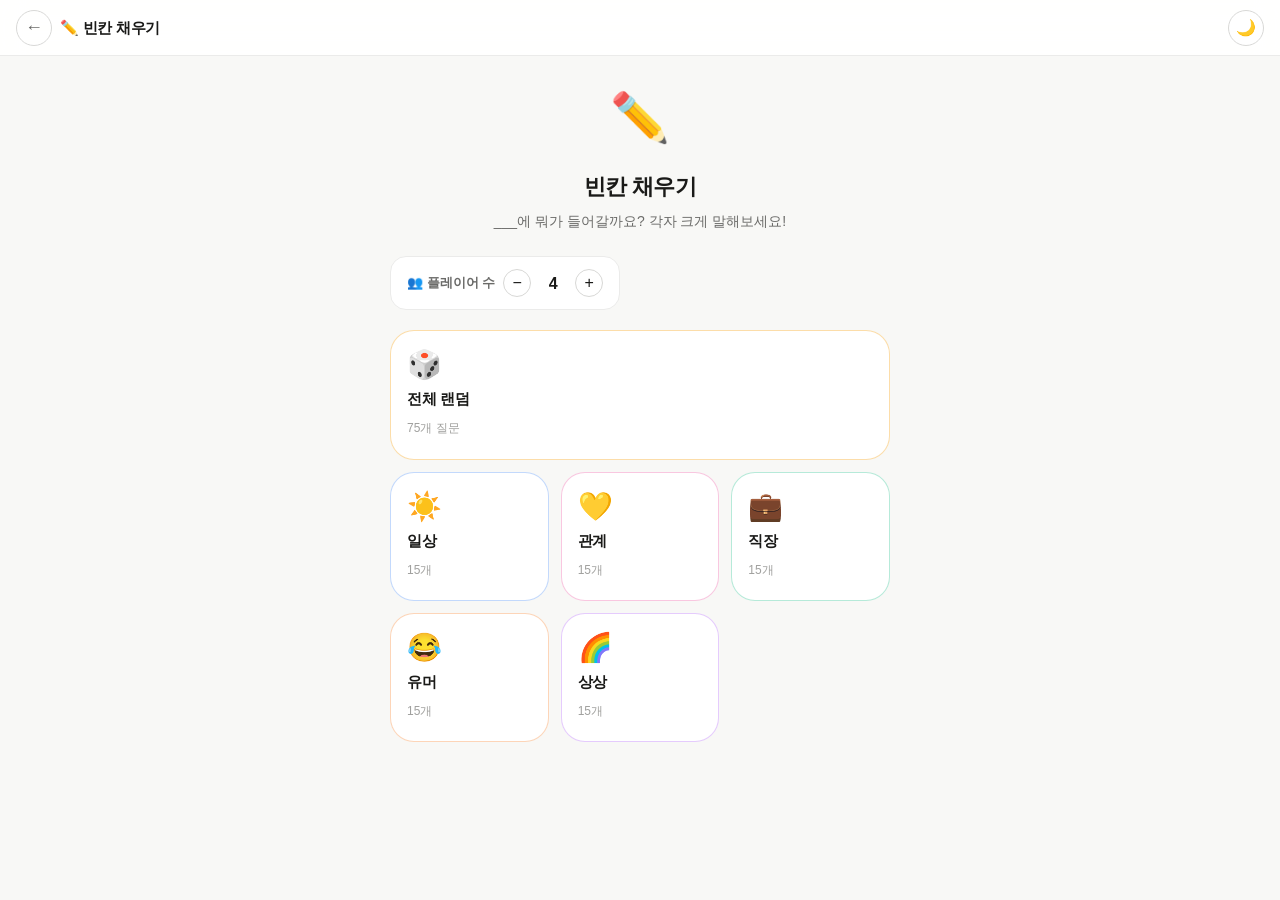
<file: fill-blank.html>
<!DOCTYPE html>
<html lang="ko" data-theme="light">
<head>
  <meta charset="UTF-8" />
  <meta name="viewport" content="width=device-width, initial-scale=1.0" />
  <title>빈칸 채우기 — 모임 게임 모음집</title>
  <style>
    /* ─── Reset & Base ─────────────────────────────────────────────── */
    *, *::before, *::after { box-sizing: border-box; margin: 0; padding: 0; }

    :root {
      --white: #ffffff;
      --off-white: #f8f8f6;
      --gray-50: #f5f5f3;
      --gray-100: #ebebea;
      --gray-200: #d8d8d6;
      --gray-400: #a0a09e;
      --gray-600: #6b6b69;
      --gray-800: #2d2d2b;
      --black: #1a1a18;

      --accent: #f59e0b;        /* amber – warm, playful */
      --accent-rgb: 245, 158, 11;
      --accent-light: #fffbeb;

      --blank-color: #f59e0b;   /* highlighted blank */
      --blank-bg: #fef3c7;

      --radius-sm: 8px;
      --radius-md: 16px;
      --radius-lg: 24px;
      --radius-xl: 32px;

      --shadow-sm: 0 1px 3px rgba(0,0,0,.07), 0 1px 2px rgba(0,0,0,.05);
      --shadow-md: 0 4px 16px rgba(0,0,0,.08), 0 2px 6px rgba(0,0,0,.05);
      --shadow-lg: 0 12px 40px rgba(0,0,0,.12), 0 4px 12px rgba(0,0,0,.06);

      --font: 'Pretendard', 'Apple SD Gothic Neo', 'Noto Sans KR', sans-serif;
      --transition: 300ms cubic-bezier(.4, 0, .2, 1);
    }

    /* ─── Dark Mode ─────────────────────────────────────────────────── */
    html[data-theme="dark"] {
      --white: #1e1e22;
      --off-white: #121214;
      --gray-50: #252528;
      --gray-100: #2e2e32;
      --gray-200: #3e3e42;
      --gray-400: #7a7a7e;
      --gray-600: #a5a5a9;
      --gray-800: #dcdce0;
      --black: #f0f0f2;

      --accent-light: #2a2010;
      --blank-bg: #2a1f08;

      --shadow-sm: 0 1px 3px rgba(0,0,0,.25), 0 1px 2px rgba(0,0,0,.2);
      --shadow-md: 0 4px 16px rgba(0,0,0,.3), 0 2px 6px rgba(0,0,0,.2);
      --shadow-lg: 0 12px 40px rgba(0,0,0,.4), 0 4px 12px rgba(0,0,0,.25);
    }

    html { height: 100%; }

    body {
      font-family: var(--font);
      background: var(--off-white);
      color: var(--black);
      min-height: 100vh;
      line-height: 1.6;
      -webkit-font-smoothing: antialiased;
      transition: background var(--transition), color var(--transition);
    }

    /* ─── Topbar ────────────────────────────────────────────────────── */
    .game-topbar {
      position: fixed;
      top: 0; left: 0; right: 0;
      height: 56px;
      background: rgba(255, 255, 255, .9);
      backdrop-filter: blur(12px);
      -webkit-backdrop-filter: blur(12px);
      display: flex;
      align-items: center;
      justify-content: space-between;
      padding: 0 16px;
      border-bottom: 1px solid var(--gray-100);
      z-index: 100;
      transition: background var(--transition), border-color var(--transition);
    }

    [data-theme="dark"] .game-topbar {
      background: rgba(18, 18, 20, .92);
    }

    .topbar-left {
      display: flex;
      align-items: center;
      gap: 8px;
    }

    .btn-back {
      display: flex;
      align-items: center;
      justify-content: center;
      width: 36px; height: 36px;
      border-radius: 50%;
      border: 1px solid var(--gray-200);
      background: transparent;
      cursor: pointer;
      font-size: 18px;
      color: var(--gray-600);
      transition: background var(--transition), border-color var(--transition);
      text-decoration: none;
      -webkit-tap-highlight-color: transparent;
    }
    .btn-back:hover { background: var(--gray-50); }

    .topbar-title {
      font-size: 15px;
      font-weight: 700;
      letter-spacing: -.02em;
      color: var(--black);
    }
    .topbar-title .emoji { margin-right: 4px; }

    .topbar-right {
      display: flex;
      align-items: center;
      gap: 8px;
    }

    /* ─── Theme Toggle ──────────────────────────────────────────────── */
    .btn-theme-toggle {
      display: flex;
      align-items: center;
      justify-content: center;
      width: 36px; height: 36px;
      border-radius: 50%;
      border: 1px solid var(--gray-200);
      background: var(--white);
      cursor: pointer;
      font-size: 16px;
      transition: background var(--transition), border-color var(--transition);
      color: var(--gray-600);
      flex-shrink: 0;
      line-height: 1;
      padding: 0;
      -webkit-tap-highlight-color: transparent;
    }
    .btn-theme-toggle:hover { background: var(--gray-50); border-color: var(--gray-400); }

    /* ─── Main Layout ───────────────────────────────────────────────── */
    .main {
      padding-top: 56px;
      min-height: 100vh;
      display: flex;
      flex-direction: column;
    }

    /* ─── Screen management ─────────────────────────────────────────── */
    .screen { display: none; flex-direction: column; flex: 1; }
    .screen.active { display: flex; }

    /* ══════════════════════════════════════════════════════════════
       SCREEN: CATEGORY SELECT
    ══════════════════════════════════════════════════════════════ */
    #screen-categories {
      padding: 24px 20px 32px;
      align-items: flex-start;
    }

    .categories-header {
      margin-bottom: 24px;
      text-align: center;
      width: 100%;
    }

    .categories-hero-icon {
      font-size: 48px;
      margin-bottom: 12px;
      display: block;
    }

    .categories-title {
      font-size: 22px;
      font-weight: 800;
      letter-spacing: -.03em;
      color: var(--black);
      margin-bottom: 6px;
    }

    .categories-desc {
      font-size: 14px;
      color: var(--gray-600);
    }

    .categories-grid {
      display: grid;
      grid-template-columns: repeat(2, 1fr);
      gap: 12px;
      width: 100%;
    }

    .category-card {
      background: var(--white);
      border: 1.5px solid var(--gray-100);
      border-radius: var(--radius-lg);
      padding: 20px 16px;
      cursor: pointer;
      transition: border-color var(--transition), box-shadow var(--transition),
                  transform var(--transition), background var(--transition);
      display: flex;
      flex-direction: column;
      gap: 8px;
      -webkit-tap-highlight-color: transparent;
      position: relative;
      overflow: hidden;
    }

    .category-card:hover {
      box-shadow: var(--shadow-md);
      transform: translateY(-2px);
    }
    .category-card:active { transform: translateY(0); }

    .category-card.all { grid-column: 1 / -1; }

    .category-icon { font-size: 28px; line-height: 1; }
    .category-name {
      font-size: 15px;
      font-weight: 700;
      letter-spacing: -.02em;
      color: var(--black);
    }
    .category-count {
      font-size: 12px;
      color: var(--gray-400);
    }

    /* ──────────────── Category color accents ──────────────────── */
    .category-card[data-cat="all"]          { border-color: rgba(245,158,11,.35); }
    .category-card[data-cat="daily"]        { border-color: rgba(59,130,246,.3); }
    .category-card[data-cat="relationship"] { border-color: rgba(236,72,153,.3); }
    .category-card[data-cat="work"]         { border-color: rgba(16,185,129,.3); }
    .category-card[data-cat="humor"]        { border-color: rgba(249,115,22,.3); }
    .category-card[data-cat="imagination"]  { border-color: rgba(168,85,247,.3); }

    [data-theme="dark"] .category-card { border-color: var(--gray-100); }

    /* ══════════════════════════════════════════════════════════════
       SCREEN: GAME PLAY
    ══════════════════════════════════════════════════════════════ */
    #screen-game {
      flex-direction: column;
      padding: 20px 20px 32px;
      align-items: stretch;
    }

    /* Progress bar */
    .progress-row {
      display: flex;
      align-items: center;
      justify-content: space-between;
      margin-bottom: 16px;
      gap: 12px;
    }

    .progress-bar {
      flex: 1;
      height: 4px;
      background: var(--gray-100);
      border-radius: 99px;
      overflow: hidden;
    }

    .progress-fill {
      height: 100%;
      background: var(--accent);
      border-radius: 99px;
      transition: width 400ms cubic-bezier(.4, 0, .2, 1);
    }

    .progress-label {
      font-size: 12px;
      color: var(--gray-400);
      white-space: nowrap;
    }

    /* ─── Sentence Card ─────────────────────────────────────────── */
    .question-card {
      background: var(--white);
      border-radius: var(--radius-xl);
      box-shadow: var(--shadow-md);
      padding: 32px 24px 28px;
      margin-bottom: 20px;
      text-align: center;
      transition: background var(--transition), box-shadow var(--transition);
      animation: cardIn 350ms cubic-bezier(.4, 0, .2, 1);
    }

    @keyframes cardIn {
      from { opacity: 0; transform: translateY(16px); }
      to   { opacity: 1; transform: translateY(0); }
    }

    .question-category-badge {
      display: inline-block;
      font-size: 11px;
      font-weight: 700;
      letter-spacing: .04em;
      text-transform: uppercase;
      color: var(--accent);
      background: var(--accent-light);
      border-radius: 99px;
      padding: 3px 10px;
      margin-bottom: 20px;
    }

    /* The sentence with a blank */
    .sentence-text {
      font-size: 20px;
      font-weight: 700;
      letter-spacing: -.025em;
      color: var(--black);
      line-height: 1.65;
      word-break: keep-all;
      margin-bottom: 24px;
    }

    /* Highlighted blank token rendered inside the sentence */
    .blank-token {
      display: inline-block;
      color: var(--blank-color);
      background: var(--blank-bg);
      border-radius: 6px;
      padding: 1px 6px;
      font-weight: 900;
      letter-spacing: .04em;
      font-size: .92em;
      transition: background var(--transition), color var(--transition);
    }

    /* Oral mode hint */
    .oral-mode-hint {
      display: inline-flex;
      align-items: center;
      gap: 4px;
      font-size: 11px;
      font-weight: 600;
      color: var(--gray-400);
      background: var(--gray-50);
      border: 1px solid var(--gray-100);
      border-radius: 99px;
      padding: 2px 10px;
      letter-spacing: .01em;
    }

    /* Action buttons */
    .action-row {
      display: flex;
      gap: 10px;
      margin-top: 4px;
    }

    .btn-primary {
      flex: 1;
      padding: 14px 20px;
      border-radius: var(--radius-lg);
      border: none;
      background: var(--accent);
      color: #fff;
      font-size: 15px;
      font-weight: 700;
      cursor: pointer;
      font-family: var(--font);
      transition: opacity var(--transition), transform var(--transition);
      -webkit-tap-highlight-color: transparent;
    }
    .btn-primary:hover { opacity: .9; }
    .btn-primary:active { transform: scale(.98); }

    .btn-secondary {
      padding: 14px 20px;
      border-radius: var(--radius-lg);
      border: 1.5px solid var(--gray-200);
      background: var(--white);
      color: var(--gray-600);
      font-size: 15px;
      font-weight: 600;
      cursor: pointer;
      font-family: var(--font);
      transition: all var(--transition);
      -webkit-tap-highlight-color: transparent;
    }
    .btn-secondary:hover { border-color: var(--gray-400); background: var(--gray-50); }
    .btn-secondary:active { transform: scale(.98); }

    /* Prev button */
    .btn-prev {
      padding: 14px 16px;
      border-radius: var(--radius-lg);
      border: 1.5px solid var(--gray-200);
      background: var(--white);
      color: var(--gray-600);
      font-size: 15px;
      font-weight: 600;
      cursor: pointer;
      font-family: var(--font);
      transition: all var(--transition);
      -webkit-tap-highlight-color: transparent;
      white-space: nowrap;
      flex-shrink: 0;
    }
    .btn-prev:hover { border-color: var(--gray-400); background: var(--gray-50); }
    .btn-prev:active { transform: scale(.98); }
    .btn-prev[hidden] { display: none; }

    /* ─── Shuffle Button ────────────────────────────────────────── */
    .btn-shuffle {
      display: flex;
      align-items: center;
      justify-content: center;
      gap: 5px;
      padding: 14px 14px;
      border-radius: var(--radius-lg);
      border: 1.5px solid var(--gray-200);
      background: var(--white);
      color: var(--gray-600);
      font-size: 14px;
      font-weight: 600;
      cursor: pointer;
      font-family: var(--font);
      transition: border-color var(--transition), background var(--transition),
                  color var(--transition), transform var(--transition);
      -webkit-tap-highlight-color: transparent;
      flex-shrink: 0;
      white-space: nowrap;
    }
    .btn-shuffle:hover {
      border-color: var(--accent);
      background: var(--accent-light);
      color: var(--accent);
    }
    .btn-shuffle:active { transform: scale(.95); }

    .btn-shuffle .shuffle-icon {
      font-size: 16px;
      display: inline-block;
    }
    .btn-shuffle.shuffling .shuffle-icon {
      animation: shuffleSpin 420ms cubic-bezier(.4, 0, .2, 1) forwards;
    }

    @keyframes shuffleSpin {
      0%   { transform: rotate(0deg)   scale(1);   }
      35%  { transform: rotate(200deg) scale(.8);  }
      70%  { transform: rotate(340deg) scale(1.1); }
      100% { transform: rotate(360deg) scale(1);   }
    }

    /* Player count selector */
    .player-row {
      display: flex;
      align-items: center;
      gap: 8px;
      padding: 12px 16px;
      background: var(--white);
      border-radius: var(--radius-md);
      border: 1px solid var(--gray-100);
      margin-bottom: 20px;
      transition: background var(--transition), border-color var(--transition);
    }

    .player-row .label {
      font-size: 13px;
      font-weight: 600;
      color: var(--gray-600);
      flex: 1;
    }

    .player-stepper {
      display: flex;
      align-items: center;
      gap: 10px;
    }

    .btn-step {
      width: 28px; height: 28px;
      border-radius: 50%;
      border: 1.5px solid var(--gray-200);
      background: var(--white);
      cursor: pointer;
      font-size: 16px;
      line-height: 1;
      display: flex;
      align-items: center;
      justify-content: center;
      color: var(--black);
      font-family: var(--font);
      transition: all var(--transition);
      -webkit-tap-highlight-color: transparent;
    }
    .btn-step:hover { background: var(--gray-50); }
    .btn-step:disabled { opacity: .35; cursor: not-allowed; }

    .player-count-display {
      font-size: 16px;
      font-weight: 700;
      color: var(--black);
      min-width: 24px;
      text-align: center;
    }

    /* End screen */
    #screen-end {
      padding: 40px 20px;
      align-items: center;
      justify-content: center;
      text-align: center;
    }

    .end-icon { font-size: 64px; margin-bottom: 16px; }
    .end-title {
      font-size: 24px;
      font-weight: 800;
      letter-spacing: -.03em;
      color: var(--black);
      margin-bottom: 8px;
    }
    .end-desc {
      font-size: 15px;
      color: var(--gray-600);
      margin-bottom: 32px;
      line-height: 1.7;
    }
    .end-actions {
      display: flex;
      flex-direction: column;
      gap: 10px;
      width: 100%;
      max-width: 320px;
    }

    /* ── Category Filter Tabs ────────────────────────────────────── */
    .filter-tabs-wrapper {
      overflow-x: auto;
      -webkit-overflow-scrolling: touch;
      scrollbar-width: none;
      margin: 0 -20px 16px;
      padding: 0 20px;
    }
    .filter-tabs-wrapper::-webkit-scrollbar { display: none; }

    .filter-tabs {
      display: flex;
      gap: 6px;
      width: max-content;
      padding-bottom: 2px;
    }

    .filter-tab {
      display: inline-flex;
      align-items: center;
      gap: 4px;
      padding: 6px 14px;
      border-radius: 99px;
      border: 1.5px solid var(--gray-200);
      background: var(--white);
      color: var(--gray-600);
      font-size: 12px;
      font-weight: 600;
      cursor: pointer;
      white-space: nowrap;
      transition: all var(--transition);
      -webkit-tap-highlight-color: transparent;
      font-family: var(--font);
    }
    .filter-tab:hover {
      border-color: var(--gray-400);
      background: var(--gray-50);
    }
    .filter-tab:active { transform: scale(.95); }

    /* Active tab — defaults to accent (amber) for "all" */
    .filter-tab.active {
      background: var(--accent);
      border-color: var(--accent);
      color: #fff;
      box-shadow: 0 2px 8px rgba(var(--accent-rgb), .30);
    }
    /* Per-category active colors */
    .filter-tab[data-cat="daily"].active        { background: #3b82f6; border-color: #3b82f6; box-shadow: 0 2px 8px rgba(59,130,246,.30); }
    .filter-tab[data-cat="relationship"].active { background: #ec4899; border-color: #ec4899; box-shadow: 0 2px 8px rgba(236,72,153,.30); }
    .filter-tab[data-cat="work"].active         { background: #10b981; border-color: #10b981; box-shadow: 0 2px 8px rgba(16,185,129,.30); }
    .filter-tab[data-cat="humor"].active        { background: #f97316; border-color: #f97316; box-shadow: 0 2px 8px rgba(249,115,22,.30); }
    .filter-tab[data-cat="imagination"].active  { background: #a855f7; border-color: #a855f7; box-shadow: 0 2px 8px rgba(168,85,247,.30); }

    /* ─── Responsive tweaks ─────────────────────────────────────── */
    @media (min-width: 480px) {
      #screen-game { padding-left: 28px; padding-right: 28px; }
      .filter-tabs-wrapper { margin-left: -28px; margin-right: -28px; padding-left: 28px; padding-right: 28px; }
      .sentence-text { font-size: 22px; }
    }

    @media (min-width: 640px) {
      .categories-grid { grid-template-columns: repeat(3, 1fr); }
      .category-card.all { grid-column: 1 / -1; }
    }

    @media (min-width: 768px) {
      .main { max-width: 540px; margin: 0 auto; }
    }
  </style>
  <link rel="stylesheet" href="shared/transitions.css" />
</head>
<body>

  <!-- ─── Topbar ─────────────────────────────────────────────────── -->
  <header class="game-topbar">
    <div class="topbar-left">
      <a href="index.html" class="btn-back" aria-label="메인으로 돌아가기">←</a>
      <span class="topbar-title"><span class="emoji">✏️</span>빈칸 채우기</span>
    </div>
    <div class="topbar-right">
      <button class="btn-theme-toggle" onclick="toggleTheme()" aria-label="다크 모드 전환">🌙</button>
    </div>
  </header>

  <!-- ─── Main ───────────────────────────────────────────────────── -->
  <main class="main">

    <!-- ── Screen: Category Select ─────────────────────────────── -->
    <section id="screen-categories" class="screen active">
      <div class="categories-header">
        <span class="categories-hero-icon">✏️</span>
        <h1 class="categories-title">빈칸 채우기</h1>
        <p class="categories-desc">___에 뭐가 들어갈까요? 각자 크게 말해보세요!</p>
      </div>

      <!-- Player count -->
      <div class="player-row">
        <span class="label">👥 플레이어 수</span>
        <div class="player-stepper">
          <button class="btn-step" id="btn-player-minus" onclick="changePlayerCount(-1)" aria-label="플레이어 감소">−</button>
          <span class="player-count-display" id="player-count-display">4</span>
          <button class="btn-step" id="btn-player-plus" onclick="changePlayerCount(1)" aria-label="플레이어 증가">+</button>
        </div>
      </div>

      <div class="categories-grid">
        <div class="category-card all" data-cat="all" onclick="startGame('all')">
          <span class="category-icon">🎲</span>
          <span class="category-name">전체 랜덤</span>
          <span class="category-count" id="count-all">0개 질문</span>
        </div>
        <div class="category-card" data-cat="daily" onclick="startGame('daily')">
          <span class="category-icon">☀️</span>
          <span class="category-name">일상</span>
          <span class="category-count" id="count-daily">0개</span>
        </div>
        <div class="category-card" data-cat="relationship" onclick="startGame('relationship')">
          <span class="category-icon">💛</span>
          <span class="category-name">관계</span>
          <span class="category-count" id="count-relationship">0개</span>
        </div>
        <div class="category-card" data-cat="work" onclick="startGame('work')">
          <span class="category-icon">💼</span>
          <span class="category-name">직장</span>
          <span class="category-count" id="count-work">0개</span>
        </div>
        <div class="category-card" data-cat="humor" onclick="startGame('humor')">
          <span class="category-icon">😂</span>
          <span class="category-name">유머</span>
          <span class="category-count" id="count-humor">0개</span>
        </div>
        <div class="category-card" data-cat="imagination" onclick="startGame('imagination')">
          <span class="category-icon">🌈</span>
          <span class="category-name">상상</span>
          <span class="category-count" id="count-imagination">0개</span>
        </div>
      </div>
    </section>

    <!-- ── Screen: Game Play ────────────────────────────────────── -->
    <section id="screen-game" class="screen">

      <!-- Category filter tabs (horizontal scroll) -->
      <div class="filter-tabs-wrapper" id="filter-tabs-wrapper">
        <div class="filter-tabs" id="filter-tabs">
          <button class="filter-tab active" data-cat="all"          onclick="changeFilter('all')">🎲 전체</button>
          <button class="filter-tab"        data-cat="daily"        onclick="changeFilter('daily')">☀️ 일상</button>
          <button class="filter-tab"        data-cat="relationship" onclick="changeFilter('relationship')">💛 관계</button>
          <button class="filter-tab"        data-cat="work"         onclick="changeFilter('work')">💼 직장</button>
          <button class="filter-tab"        data-cat="humor"        onclick="changeFilter('humor')">😂 유머</button>
          <button class="filter-tab"        data-cat="imagination"  onclick="changeFilter('imagination')">🌈 상상</button>
        </div>
      </div>

      <!-- Progress -->
      <div class="progress-row">
        <div class="progress-bar">
          <div class="progress-fill" id="progress-fill"></div>
        </div>
        <span class="progress-label" id="progress-label">1 / 10</span>
      </div>

      <!-- Sentence card
           Shows the sentence with a highlighted blank. Players verbally
           share their answers and discuss before moving to the next card. -->
      <div class="question-card" id="question-card">
        <div class="question-category-badge" id="question-cat-badge">일상</div>
        <p class="sentence-text" id="sentence-text">문장이 여기에 표시됩니다.</p>
        <div class="oral-mode-hint">💬 각자 소리 내어 답해보세요</div>
      </div>

      <!-- Prev / Shuffle / Next navigation -->
      <div class="action-row">
        <button class="btn-prev" id="btn-prev" onclick="prevQuestion()" aria-label="이전 질문" hidden>← 이전</button>
        <button class="btn-shuffle" id="btn-shuffle" onclick="shuffleQueue()" aria-label="질문 순서 섞기" title="남은 질문 순서 섞기">
          <span class="shuffle-icon" aria-hidden="true">🔀</span>
        </button>
        <button class="btn-primary" id="btn-next" onclick="nextQuestion()">다음 질문 →</button>
      </div>
    </section>

    <!-- ── Screen: End ──────────────────────────────────────────── -->
    <section id="screen-end" class="screen">
      <div class="end-icon">🎉</div>
      <h2 class="end-title">모든 문장 완료!</h2>
      <p class="end-desc">
        서로의 대답이 달랐나요?<br>
        예상 못 한 답이 있었으면 좋겠어요 😄
      </p>
      <div class="end-actions">
        <button class="btn-primary" onclick="restartGame()">같은 주제 다시 하기</button>
        <button class="btn-secondary" onclick="showCategories()">다른 주제 고르기</button>
        <a href="index.html" class="btn-secondary" style="text-align:center; text-decoration:none; display:block">메인으로 돌아가기</a>
      </div>
    </section>

  </main>

  <!-- ─── Data & Logic ──────────────────────────────────────────── -->
  <script>
    // ══════════════════════════════════════════════════════════════
    // DARK MODE
    // ══════════════════════════════════════════════════════════════
    (function () {
      var saved = localStorage.getItem('theme');
      if (saved === 'dark' || saved === 'light') {
        document.documentElement.setAttribute('data-theme', saved);
      } else if (window.matchMedia('(prefers-color-scheme: dark)').matches) {
        document.documentElement.setAttribute('data-theme', 'dark');
      }
    })();

    function toggleTheme() {
      var current = document.documentElement.getAttribute('data-theme');
      var next = current === 'dark' ? 'light' : 'dark';
      document.documentElement.setAttribute('data-theme', next);
      localStorage.setItem('theme', next);
      updateThemeIcon();
    }

    function updateThemeIcon() {
      var isDark = document.documentElement.getAttribute('data-theme') === 'dark';
      document.querySelectorAll('.btn-theme-toggle').forEach(function (btn) {
        btn.textContent = isDark ? '☀️' : '🌙';
        btn.title = isDark ? '라이트 모드로 전환' : '다크 모드로 전환';
        btn.setAttribute('aria-label', isDark ? '라이트 모드로 전환' : '다크 모드로 전환');
      });
    }

    if (document.readyState === 'loading') {
      document.addEventListener('DOMContentLoaded', updateThemeIcon);
    } else {
      updateThemeIcon();
    }

    window.matchMedia('(prefers-color-scheme: dark)').addEventListener('change', function (e) {
      if (!localStorage.getItem('theme')) {
        document.documentElement.setAttribute('data-theme', e.matches ? 'dark' : 'light');
        updateThemeIcon();
      }
    });

    // ══════════════════════════════════════════════════════════════
    // FILL-IN-THE-BLANK DATA
    // Each item: { cat: string, text: string }
    // Use "___" in the text string as the blank placeholder.
    // ══════════════════════════════════════════════════════════════
    var QUESTIONS = [

      // ─── 일상 (daily) ─────────────────────────────────────────
      { cat: 'daily', text: '아침에 일어나서 제일 먼저 ___을(를) 한다.' },
      { cat: 'daily', text: '냉장고에 ___만 있으면 행복하다.' },
      { cat: 'daily', text: '나를 하루 만에 지치게 만드는 건 ___이다.' },
      { cat: 'daily', text: '비 오는 날 최고의 취미는 ___이다.' },
      { cat: 'daily', text: '자기 전 꼭 하는 루틴은 ___이다.' },
      { cat: 'daily', text: '스트레스를 받으면 무조건 ___을(를) 한다.' },
      { cat: 'daily', text: '주말 아침에 가장 하고 싶은 건 ___이다.' },
      { cat: 'daily', text: '카페에 가면 반드시 ___을(를) 주문한다.' },
      { cat: 'daily', text: '길을 걸을 때 항상 ___을(를) 생각한다.' },
      { cat: 'daily', text: '집에 돌아오면 제일 먼저 ___을(를) 한다.' },
      { cat: 'daily', text: '나의 최애 간식 콤보는 ___이다.' },
      { cat: 'daily', text: '기분이 좋을 때 나도 모르게 ___을(를) 한다.' },
      { cat: 'daily', text: '잠을 잘 자려면 꼭 ___이(가) 필요하다.' },
      { cat: 'daily', text: '마트에서 항상 충동 구매하게 되는 건 ___이다.' },
      { cat: 'daily', text: '혼자 있을 때 절대 안 한다고 했는데 결국 하게 되는 건 ___이다.' },

      // ─── 관계 (relationship) ──────────────────────────────────
      { cat: 'relationship', text: '친구에게 절대 말 못 하는 비밀은 ___이다.' },
      { cat: 'relationship', text: '연인과 함께 꼭 해보고 싶은 건 ___이다.' },
      { cat: 'relationship', text: '첫 만남에서 호감 가는 사람의 특징은 ___이다.' },
      { cat: 'relationship', text: '친구한테 서운할 때는 대부분 ___할 때이다.' },
      { cat: 'relationship', text: '오래된 친구와 만나면 꼭 하게 되는 이야기는 ___이다.' },
      { cat: 'relationship', text: '이상형의 조건 중 절대 타협 못 하는 건 ___이다.' },
      { cat: 'relationship', text: '싸우고 나서 먼저 화해하게 되는 이유는 보통 ___이다.' },
      { cat: 'relationship', text: '가족 모임에서 제일 어색한 순간은 ___일 때이다.' },
      { cat: 'relationship', text: '상대방이 나를 좋아한다고 느낄 때는 ___할 때이다.' },
      { cat: 'relationship', text: '진짜 친한 친구의 증거는 ___이다.' },
      { cat: 'relationship', text: '연락을 끊고 싶어지는 사람 유형은 ___인 사람이다.' },
      { cat: 'relationship', text: '소개팅에서 두 번째 만남을 원하게 되는 조건은 ___이다.' },
      { cat: 'relationship', text: '누군가를 그리워할 때 가장 먼저 떠오르는 건 ___이다.' },
      { cat: 'relationship', text: '사랑을 확인하는 나만의 방법은 ___이다.' },
      { cat: 'relationship', text: '오늘 가장 감사했던 사람은 ___이다.' },

      // ─── 직장 (work) ──────────────────────────────────────────
      { cat: 'work', text: '회의 중 제일 하고 싶은 건 ___이다.' },
      { cat: 'work', text: '월급날에 제일 먼저 ___을(를) 산다.' },
      { cat: 'work', text: '퇴근 후 에너지가 남아 있을 때 하는 건 ___이다.' },
      { cat: 'work', text: '직장 생활에서 가장 힘든 건 ___이다.' },
      { cat: 'work', text: '업무 효율을 높여주는 나만의 꿀팁은 ___이다.' },
      { cat: 'work', text: '출근하기 싫은 월요일 아침에 나를 일으키는 건 ___이다.' },
      { cat: 'work', text: '직장 동료와 친해지는 계기가 된 건 대부분 ___이다.' },
      { cat: 'work', text: '이상적인 직장 복지 1순위는 ___이다.' },
      { cat: 'work', text: '열심히 일했는데 보람을 느끼는 순간은 ___일 때이다.' },
      { cat: 'work', text: '점심시간에 꼭 하고 싶은 건 ___이다.' },
      { cat: 'work', text: '일하다가 갑자기 현타 오는 순간은 ___일 때이다.' },
      { cat: 'work', text: '이직을 생각하게 되는 가장 큰 이유는 ___이다.' },
      { cat: 'work', text: '사수나 팀장에게 가장 듣고 싶은 말은 "___"이다.' },
      { cat: 'work', text: '야근할 때 나를 버티게 해주는 건 ___이다.' },
      { cat: 'work', text: '꿈의 직업을 딱 하나만 고른다면 ___이다.' },

      // ─── 유머 (humor) ─────────────────────────────────────────
      { cat: 'humor', text: '만약 투명인간이 되면 제일 먼저 ___을(를) 하겠다.' },
      { cat: 'humor', text: '외계인에게 지구를 소개한다면 ___부터 보여주겠다.' },
      { cat: 'humor', text: '나는 전생에 틀림없이 ___이었을 것이다.' },
      { cat: 'humor', text: '나만의 특기는 누구에게도 지지 않는 ___이다.' },
      { cat: 'humor', text: '사실 비밀인데, 나는 ___에 완전히 진심이다.' },
      { cat: 'humor', text: '동물이 된다면 ___이(가) 되고 싶다. 이유는 ___이다.' },
      { cat: 'humor', text: '갑자기 1억이 생기면 가장 먼저 ___을(를) 한다.' },
      { cat: 'humor', text: '나의 인생 주제곡을 고른다면 ___이다.' },
      { cat: 'humor', text: '어릴 때 진지하게 꿈꿨던 직업은 ___이었다.' },
      { cat: 'humor', text: '우리 반 가장 웃긴 사람은 ___이다. 이유는 ___이다.' },
      { cat: 'humor', text: '무인도에 딱 하나만 가져간다면 ___을(를) 가져가겠다.' },
      { cat: 'humor', text: '내가 드라마 주인공이라면 지금 ___하는 장면이다.' },
      { cat: 'humor', text: '내 닉네임을 새로 짓는다면 ___이다.' },
      { cat: 'humor', text: '나만 아는 이상한 습관이 있는데 바로 ___이다.' },
      { cat: 'humor', text: '만약 내가 빌런이 된다면 나의 약점은 ___이다.' },

      // ─── 상상 (imagination) ───────────────────────────────────
      { cat: 'imagination', text: '100억이 생기면 제일 먼저 ___을(를) 하겠다.' },
      { cat: 'imagination', text: '타임머신이 있다면 ___로 가겠다.' },
      { cat: 'imagination', text: '하루 동안 다른 사람이 될 수 있다면 ___이(가) 되고 싶다.' },
      { cat: 'imagination', text: '세상에 딱 하나의 법을 만들 수 있다면 ___법을 만들겠다.' },
      { cat: 'imagination', text: '초능력 하나를 가질 수 있다면 ___을(를) 갖겠다.' },
      { cat: 'imagination', text: '마지막 식사를 고를 수 있다면 ___을(를) 먹겠다.' },
      { cat: 'imagination', text: '10년 후 나는 ___을(를) 하고 있을 것 같다.' },
      { cat: 'imagination', text: '지구가 아닌 곳에 살아야 한다면 ___을(를) 선택하겠다.' },
      { cat: 'imagination', text: '내 인생을 영화로 만든다면 제목은 ___이다.' },
      { cat: 'imagination', text: '현재 하고 있는 일을 그만두면 가장 하고 싶은 건 ___이다.' },
      { cat: 'imagination', text: '세상에 나 혼자만 남는다면 제일 먼저 ___을(를) 하겠다.' },
      { cat: 'imagination', text: '기억을 하나만 지울 수 있다면 ___을(를) 지우겠다.' },
      { cat: 'imagination', text: '죽기 전에 꼭 해보고 싶은 버킷리스트 1위는 ___이다.' },
      { cat: 'imagination', text: '내가 사라진다면 세상에서 가장 그리워할 건 ___이다.' },
      { cat: 'imagination', text: '평행 우주의 나는 지금 ___을(를) 하고 있을 것 같다.' },
    ];

    // Category display labels
    var CAT_LABELS = {
      daily:        '일상',
      relationship: '관계',
      work:         '직장',
      humor:        '유머',
      imagination:  '상상',
    };

    // ══════════════════════════════════════════════════════════════
    // STATE
    // ══════════════════════════════════════════════════════════════
    var state = {
      playerCount: 4,
      currentCat: 'all',
      queue: [],
      position: 0,
    };

    // ══════════════════════════════════════════════════════════════
    // INIT
    // ══════════════════════════════════════════════════════════════
    document.addEventListener('DOMContentLoaded', function () {
      updateCounts();
      renderPlayerCount();
    });

    function updateCounts() {
      var all = QUESTIONS.length;
      document.getElementById('count-all').textContent = all + '개 질문';
      ['daily', 'relationship', 'work', 'humor', 'imagination'].forEach(function (cat) {
        var n = QUESTIONS.filter(function (q) { return q.cat === cat; }).length;
        document.getElementById('count-' + cat).textContent = n + '개';
      });
    }

    // ══════════════════════════════════════════════════════════════
    // PLAYER COUNT
    // ══════════════════════════════════════════════════════════════
    function renderPlayerCount() {
      document.getElementById('player-count-display').textContent = state.playerCount;
      document.getElementById('btn-player-minus').disabled = state.playerCount <= 2;
      document.getElementById('btn-player-plus').disabled  = state.playerCount >= 8;
    }

    function changePlayerCount(delta) {
      var next = state.playerCount + delta;
      if (next < 2 || next > 8) return;
      state.playerCount = next;
      renderPlayerCount();
    }

    // ══════════════════════════════════════════════════════════════
    // SHUFFLE UTILITY — Fisher-Yates (Knuth)
    // Returns a new shuffled array; source is never mutated.
    // ══════════════════════════════════════════════════════════════
    function shuffle(arr) {
      var result = arr.slice();
      for (var i = result.length - 1; i > 0; i--) {
        var j = Math.floor(Math.random() * (i + 1));
        var tmp = result[i];
        result[i] = result[j];
        result[j] = tmp;
      }
      return result;
    }

    // ══════════════════════════════════════════════════════════════
    // FILTER TABS — sync active tab visually
    // ══════════════════════════════════════════════════════════════
    function setActiveFilterTab(cat) {
      document.querySelectorAll('.filter-tab').forEach(function (btn) {
        btn.classList.toggle('active', btn.getAttribute('data-cat') === cat);
      });
      var active = document.querySelector('.filter-tab.active');
      if (active) {
        active.scrollIntoView({ behavior: 'smooth', block: 'nearest', inline: 'center' });
      }
    }

    function changeFilter(cat) {
      if (cat === state.currentCat) return;
      startGame(cat);
    }

    // ══════════════════════════════════════════════════════════════
    // GAME FLOW
    // ══════════════════════════════════════════════════════════════
    function startGame(cat) {
      state.currentCat = cat;
      var pool = cat === 'all'
        ? QUESTIONS.slice()
        : QUESTIONS.filter(function (q) { return q.cat === cat; });

      // Shuffle and cap to 10 per round
      state.queue    = shuffle(pool).slice(0, Math.min(10, pool.length));
      state.position = 0;
      setActiveFilterTab(cat);
      showScreen('screen-game');
      renderQuestion();
    }

    // Build the sentence HTML, replacing "___" with a styled blank token
    function buildSentenceHTML(text) {
      return text.replace(/___/g, '<span class="blank-token">______</span>');
    }

    function renderQuestion() {
      var q = state.queue[state.position];
      if (!q) { showScreen('screen-end'); return; }

      // Update category badge
      document.getElementById('question-cat-badge').textContent = CAT_LABELS[q.cat] || q.cat;

      // Render sentence with highlighted blank
      document.getElementById('sentence-text').innerHTML = buildSentenceHTML(q.text);

      // Show prev button only when not on the first question
      document.getElementById('btn-prev').hidden = (state.position === 0);

      // Update next-button label
      document.getElementById('btn-next').textContent =
        state.position < state.queue.length - 1 ? '다음 질문 →' : '결과 화면 →';

      // Re-trigger the card-in animation
      var card = document.getElementById('question-card');
      card.style.animation = 'none';
      void card.offsetWidth; // force reflow
      card.style.animation  = '';

      // Update progress bar
      var pct = (state.position / state.queue.length) * 100;
      document.getElementById('progress-fill').style.width = pct + '%';
      document.getElementById('progress-label').textContent =
        (state.position + 1) + ' / ' + state.queue.length;
    }

    function nextQuestion() {
      state.position += 1;
      if (state.position >= state.queue.length) {
        showScreen('screen-end');
      } else {
        renderQuestion();
      }
    }

    function prevQuestion() {
      if (state.position <= 0) return;
      state.position -= 1;
      renderQuestion();
    }

    // ══════════════════════════════════════════════════════════════
    // SHUFFLE QUEUE
    // Re-shuffles remaining questions from the current position.
    // Ensures the first new card differs from the current one.
    // ══════════════════════════════════════════════════════════════
    function shuffleQueue() {
      var btn = document.getElementById('btn-shuffle');
      var remaining = state.queue.length - state.position;
      if (remaining <= 1) return;

      var before    = state.queue.slice(0, state.position);
      var toShuffle = state.queue.slice(state.position);
      var shuffled  = shuffle(toShuffle);

      // Guarantee a visible change on the current card
      if (shuffled.length > 1 && shuffled[0] === state.queue[state.position]) {
        var swapIdx = Math.floor(Math.random() * (shuffled.length - 1)) + 1;
        var tmp = shuffled[0];
        shuffled[0] = shuffled[swapIdx];
        shuffled[swapIdx] = tmp;
      }

      state.queue = before.concat(shuffled);
      renderQuestion();

      // Spin animation on the shuffle icon
      btn.classList.remove('shuffling');
      void btn.offsetWidth;
      btn.classList.add('shuffling');
      btn.addEventListener('animationend', function onEnd() {
        btn.classList.remove('shuffling');
        btn.removeEventListener('animationend', onEnd);
      });
    }

    function restartGame() {
      startGame(state.currentCat);
    }

    function showCategories() {
      showScreen('screen-categories');
    }

    // ══════════════════════════════════════════════════════════════
    // SCREEN HELPERS
    // ══════════════════════════════════════════════════════════════
    function showScreen(id) {
      document.querySelectorAll('.screen').forEach(function (s) {
        s.classList.remove('active');
      });
      document.getElementById(id).classList.add('active');
      window.scrollTo(0, 0);
    }
  </script>
  <script src="shared/transitions.js"></script>

</body>
</html>
</file>
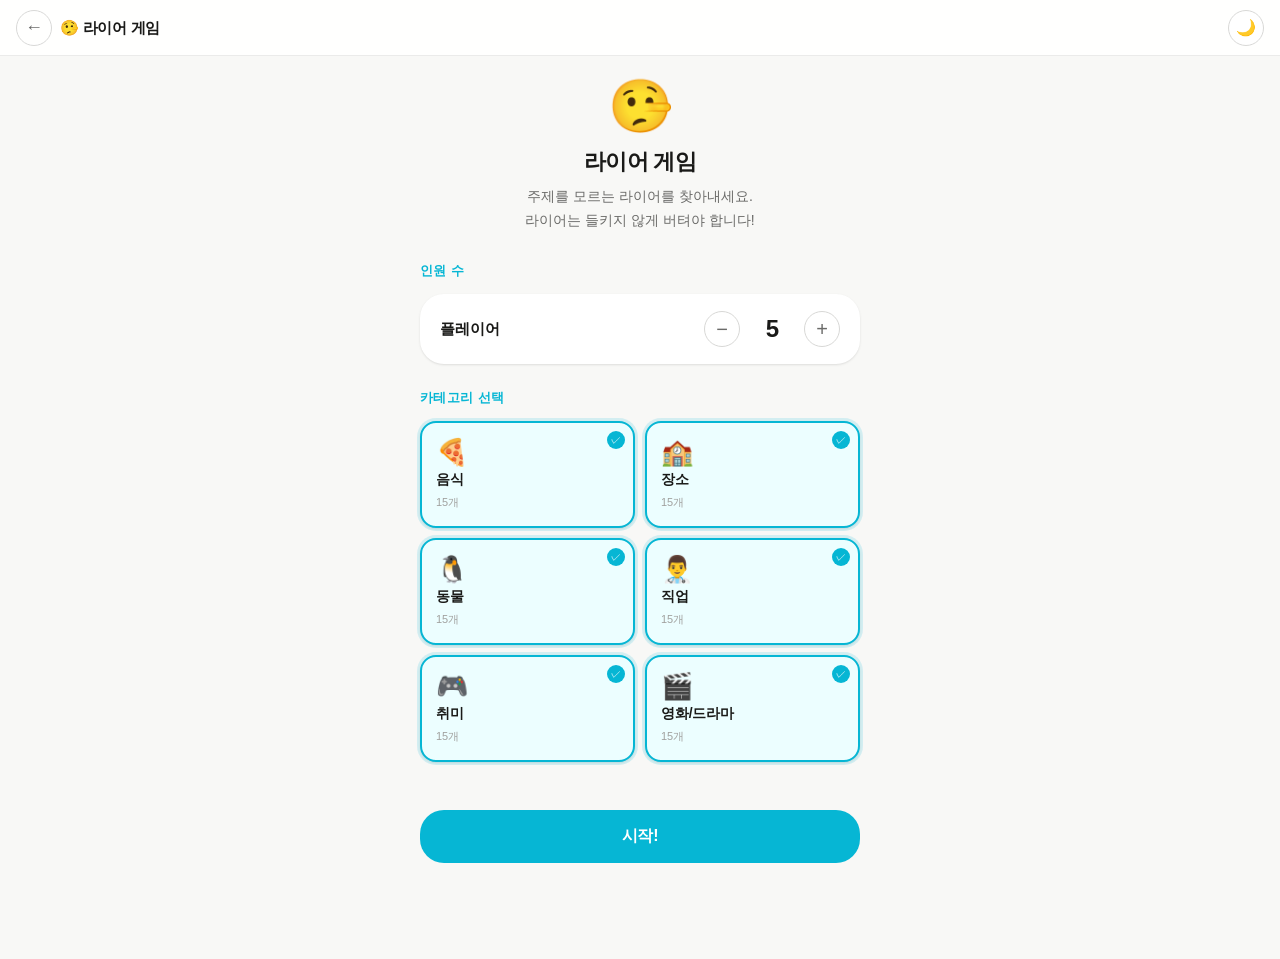
<file: liar-game.html>
<!DOCTYPE html>
<html lang="ko" data-theme="light">
<head>
  <meta charset="UTF-8" />
  <meta name="viewport" content="width=device-width, initial-scale=1.0" />
  <title>라이어 게임 — 모임 게임 모음집</title>
  <link rel="stylesheet" href="shared/transitions.css" />
  <style>
    /* ─── Reset & Base ─────────────────────────────────────────────── */
    *, *::before, *::after { box-sizing: border-box; margin: 0; padding: 0; }

    :root {
      --white: #ffffff;
      --off-white: #f8f8f6;
      --gray-50: #f5f5f3;
      --gray-100: #ebebea;
      --gray-200: #d8d8d6;
      --gray-400: #a0a09e;
      --gray-600: #6b6b69;
      --gray-800: #2d2d2b;
      --black: #1a1a18;

      --accent: #06b6d4;
      --accent-rgb: 6, 182, 212;
      --accent-light: #ecfeff;

      --liar-color: #f43f5e;
      --liar-rgb: 244, 63, 94;
      --citizen-color: #06b6d4;
      --citizen-rgb: 6, 182, 212;

      --radius-sm: 8px;
      --radius-md: 16px;
      --radius-lg: 24px;
      --radius-xl: 32px;

      --shadow-sm: 0 1px 3px rgba(0,0,0,.07), 0 1px 2px rgba(0,0,0,.05);
      --shadow-md: 0 4px 16px rgba(0,0,0,.08), 0 2px 6px rgba(0,0,0,.05);
      --shadow-lg: 0 12px 40px rgba(0,0,0,.12), 0 4px 12px rgba(0,0,0,.06);

      --font: 'Pretendard', 'Apple SD Gothic Neo', 'Noto Sans KR', sans-serif;
      --transition: 300ms cubic-bezier(.4, 0, .2, 1);
    }

    /* ─── Dark Mode ─────────────────────────────────────────────────── */
    html[data-theme="dark"] {
      --white: #1e1e22;
      --off-white: #121214;
      --gray-50: #252528;
      --gray-100: #2e2e32;
      --gray-200: #3e3e42;
      --gray-400: #7a7a7e;
      --gray-600: #a5a5a9;
      --gray-800: #dcdce0;
      --black: #f0f0f2;

      --accent-light: #0a2430;

      --shadow-sm: 0 1px 3px rgba(0,0,0,.25), 0 1px 2px rgba(0,0,0,.2);
      --shadow-md: 0 4px 16px rgba(0,0,0,.3), 0 2px 6px rgba(0,0,0,.2);
      --shadow-lg: 0 12px 40px rgba(0,0,0,.4), 0 4px 12px rgba(0,0,0,.25);
    }

    html { height: 100%; }

    body {
      font-family: var(--font);
      background: var(--off-white);
      color: var(--black);
      min-height: 100vh;
      line-height: 1.6;
      -webkit-font-smoothing: antialiased;
      transition: background var(--transition), color var(--transition);
    }

    /* ─── Topbar ────────────────────────────────────────────────────── */
    .game-topbar {
      position: fixed;
      top: 0; left: 0; right: 0;
      height: 56px;
      background: rgba(255, 255, 255, .9);
      backdrop-filter: blur(12px);
      -webkit-backdrop-filter: blur(12px);
      display: flex;
      align-items: center;
      justify-content: space-between;
      padding: 0 16px;
      border-bottom: 1px solid var(--gray-100);
      z-index: 100;
      transition: background var(--transition), border-color var(--transition);
    }

    [data-theme="dark"] .game-topbar {
      background: rgba(18, 18, 20, .92);
    }

    .topbar-left {
      display: flex;
      align-items: center;
      gap: 8px;
    }

    .btn-back {
      display: flex;
      align-items: center;
      justify-content: center;
      width: 36px; height: 36px;
      border-radius: 50%;
      border: 1px solid var(--gray-200);
      background: transparent;
      cursor: pointer;
      font-size: 18px;
      color: var(--gray-600);
      transition: background var(--transition), border-color var(--transition);
      text-decoration: none;
      -webkit-tap-highlight-color: transparent;
    }
    .btn-back:hover { background: var(--gray-50); }

    .topbar-title {
      font-size: 15px;
      font-weight: 700;
      letter-spacing: -.02em;
      color: var(--black);
    }
    .topbar-title .emoji { margin-right: 4px; }

    .topbar-right {
      display: flex;
      align-items: center;
      gap: 8px;
    }

    /* ─── Theme Toggle ──────────────────────────────────────────────── */
    .btn-theme-toggle {
      display: flex;
      align-items: center;
      justify-content: center;
      width: 36px; height: 36px;
      border-radius: 50%;
      border: 1px solid var(--gray-200);
      background: var(--white);
      cursor: pointer;
      font-size: 16px;
      transition: background var(--transition), border-color var(--transition);
      color: var(--gray-600);
      flex-shrink: 0;
      line-height: 1;
      padding: 0;
      -webkit-tap-highlight-color: transparent;
    }
    .btn-theme-toggle:hover { background: var(--gray-50); border-color: var(--gray-400); }

    /* ─── Main Layout ───────────────────────────────────────────────── */
    .main {
      padding-top: 56px;
      min-height: 100vh;
      display: flex;
      flex-direction: column;
    }

    /* ─── Screen management ─────────────────────────────────────────── */
    .screen { display: none; flex-direction: column; flex: 1; }
    .screen.active { display: flex; }

    /* ─── Common Layout Helpers ─────────────────────────────────────── */
    .screen-inner {
      padding: 24px 20px 40px;
      display: flex;
      flex-direction: column;
      flex: 1;
    }

    .screen-hero {
      text-align: center;
      margin-bottom: 28px;
    }

    .hero-icon {
      font-size: 52px;
      display: block;
      margin-bottom: 12px;
      line-height: 1;
    }

    .screen-title {
      font-size: 22px;
      font-weight: 800;
      letter-spacing: -.03em;
      color: var(--black);
      margin-bottom: 6px;
    }

    .screen-desc {
      font-size: 14px;
      color: var(--gray-600);
      word-break: keep-all;
      line-height: 1.7;
    }

    /* ─── Cards ─────────────────────────────────────────────────────── */
    .card {
      background: var(--white);
      border-radius: var(--radius-xl);
      box-shadow: var(--shadow-md);
      padding: 24px;
      transition: background var(--transition), box-shadow var(--transition);
    }

    /* ─── Buttons ───────────────────────────────────────────────────── */
    .btn-primary {
      width: 100%;
      padding: 16px 20px;
      border-radius: var(--radius-lg);
      border: none;
      background: var(--accent);
      color: #fff;
      font-size: 16px;
      font-weight: 700;
      cursor: pointer;
      transition: opacity var(--transition), transform var(--transition);
      -webkit-tap-highlight-color: transparent;
      letter-spacing: -.01em;
    }
    .btn-primary:hover { opacity: .9; }
    .btn-primary:active { transform: scale(.98); }
    .btn-primary:disabled { opacity: .4; cursor: not-allowed; transform: none; }

    .btn-secondary {
      width: 100%;
      padding: 14px 20px;
      border-radius: var(--radius-lg);
      border: 1.5px solid var(--gray-200);
      background: var(--white);
      color: var(--gray-600);
      font-size: 15px;
      font-weight: 600;
      cursor: pointer;
      transition: all var(--transition);
      -webkit-tap-highlight-color: transparent;
    }
    .btn-secondary:hover { border-color: var(--gray-400); background: var(--gray-50); }
    .btn-secondary:active { transform: scale(.98); }

    .btn-danger {
      width: 100%;
      padding: 14px 20px;
      border-radius: var(--radius-lg);
      border: none;
      background: var(--liar-color);
      color: #fff;
      font-size: 15px;
      font-weight: 700;
      cursor: pointer;
      transition: opacity var(--transition), transform var(--transition);
      -webkit-tap-highlight-color: transparent;
    }
    .btn-danger:hover { opacity: .9; }
    .btn-danger:active { transform: scale(.98); }

    .btn-row {
      display: flex;
      flex-direction: column;
      gap: 10px;
      margin-top: auto;
      padding-top: 24px;
    }

    .btn-row-h {
      display: flex;
      gap: 10px;
    }

    .btn-row-h .btn-primary,
    .btn-row-h .btn-secondary,
    .btn-row-h .btn-danger {
      flex: 1;
    }

    /* ══════════════════════════════════════════════════════════════
       SCREEN 1: 설정
    ══════════════════════════════════════════════════════════════ */
    .section-label {
      font-size: 13px;
      font-weight: 700;
      letter-spacing: .03em;
      text-transform: uppercase;
      color: var(--accent);
      margin-bottom: 12px;
    }

    /* Player count selector */
    .player-count-row {
      display: flex;
      align-items: center;
      justify-content: space-between;
      gap: 12px;
      background: var(--white);
      border-radius: var(--radius-lg);
      padding: 16px 20px;
      box-shadow: var(--shadow-sm);
      margin-bottom: 24px;
    }

    .player-count-label {
      font-size: 15px;
      font-weight: 600;
      color: var(--black);
    }

    .player-count-controls {
      display: flex;
      align-items: center;
      gap: 16px;
    }

    .count-btn {
      width: 36px; height: 36px;
      border-radius: 50%;
      border: 1.5px solid var(--gray-200);
      background: var(--white);
      color: var(--gray-600);
      font-size: 20px;
      cursor: pointer;
      display: flex;
      align-items: center;
      justify-content: center;
      line-height: 1;
      transition: all var(--transition);
      -webkit-tap-highlight-color: transparent;
      font-weight: 400;
    }
    .count-btn:hover { border-color: var(--accent); color: var(--accent); background: var(--accent-light); }
    .count-btn:active { transform: scale(.93); }
    .count-btn:disabled { opacity: .3; cursor: not-allowed; transform: none; }

    .count-value {
      font-size: 24px;
      font-weight: 800;
      color: var(--black);
      min-width: 32px;
      text-align: center;
      letter-spacing: -.03em;
    }

    /* Category grid */
    .category-grid {
      display: grid;
      grid-template-columns: repeat(2, 1fr);
      gap: 10px;
      margin-bottom: 24px;
    }

    .cat-card {
      background: var(--white);
      border: 2px solid var(--gray-100);
      border-radius: var(--radius-md);
      padding: 16px 14px;
      cursor: pointer;
      transition: all var(--transition);
      display: flex;
      flex-direction: column;
      gap: 6px;
      -webkit-tap-highlight-color: transparent;
      position: relative;
    }
    .cat-card:hover { box-shadow: var(--shadow-sm); transform: translateY(-1px); }
    .cat-card:active { transform: translateY(0); }

    .cat-card.selected {
      border-color: var(--accent);
      background: var(--accent-light);
      box-shadow: 0 0 0 3px rgba(var(--accent-rgb), .15), var(--shadow-sm);
    }

    [data-theme="dark"] .cat-card.selected {
      background: rgba(var(--accent-rgb), .12);
    }

    .cat-card .cat-check {
      position: absolute;
      top: 8px; right: 8px;
      width: 18px; height: 18px;
      border-radius: 50%;
      background: var(--accent);
      color: #fff;
      font-size: 10px;
      display: flex;
      align-items: center;
      justify-content: center;
      opacity: 0;
      transform: scale(0);
      transition: opacity 200ms ease, transform 200ms cubic-bezier(.34,1.56,.64,1);
    }
    .cat-card.selected .cat-check {
      opacity: 1;
      transform: scale(1);
    }

    .cat-icon { font-size: 26px; line-height: 1; }
    .cat-name {
      font-size: 14px;
      font-weight: 700;
      color: var(--black);
      letter-spacing: -.01em;
    }
    .cat-count {
      font-size: 11px;
      color: var(--gray-400);
    }

    /* ══════════════════════════════════════════════════════════════
       SCREEN 2: 역할 배정
    ══════════════════════════════════════════════════════════════ */
    .role-progress {
      display: flex;
      align-items: center;
      gap: 12px;
      margin-bottom: 24px;
    }

    .role-progress-bar {
      flex: 1;
      height: 4px;
      background: var(--gray-100);
      border-radius: 99px;
      overflow: hidden;
    }

    .role-progress-fill {
      height: 100%;
      background: var(--accent);
      border-radius: 99px;
      transition: width 400ms cubic-bezier(.4, 0, .2, 1);
    }

    .role-progress-label {
      font-size: 12px;
      color: var(--gray-400);
      white-space: nowrap;
    }

    .role-reveal-area {
      flex: 1;
      display: flex;
      flex-direction: column;
      align-items: center;
      justify-content: center;
      gap: 20px;
      min-height: 300px;
    }

    /* The flip card */
    .flip-card {
      width: 100%;
      max-width: 320px;
      perspective: 800px;
    }

    .flip-card-inner {
      position: relative;
      width: 100%;
      padding-bottom: 62%;
      transform-style: preserve-3d;
      transition: transform 500ms cubic-bezier(.4, 0, .2, 1);
    }

    .flip-card.revealed .flip-card-inner {
      transform: rotateY(180deg);
    }

    .flip-card-front,
    .flip-card-back {
      position: absolute;
      inset: 0;
      border-radius: var(--radius-xl);
      backface-visibility: hidden;
      -webkit-backface-visibility: hidden;
      display: flex;
      flex-direction: column;
      align-items: center;
      justify-content: center;
      padding: 24px;
      text-align: center;
    }

    .flip-card-front {
      background: var(--white);
      box-shadow: var(--shadow-lg);
      cursor: pointer;
      border: 2px solid var(--gray-100);
      gap: 12px;
      transition: background var(--transition), box-shadow var(--transition), transform var(--transition);
    }
    .flip-card-front:active { transform: scale(.98); }

    .flip-card-front .tap-hint {
      font-size: 28px;
      line-height: 1;
    }

    .flip-card-front .player-num {
      font-size: 20px;
      font-weight: 800;
      letter-spacing: -.03em;
      color: var(--black);
    }

    .flip-card-front .tap-label {
      font-size: 13px;
      color: var(--gray-400);
      font-weight: 500;
    }

    .flip-card-back {
      background: var(--white);
      box-shadow: var(--shadow-lg);
      transform: rotateY(180deg);
      gap: 10px;
    }

    .flip-card-back.role-citizen {
      border: 3px solid var(--citizen-color);
      background: linear-gradient(135deg, rgba(var(--citizen-rgb), .07) 0%, var(--white) 70%);
    }

    .flip-card-back.role-liar {
      border: 3px solid var(--liar-color);
      background: linear-gradient(135deg, rgba(var(--liar-rgb), .07) 0%, var(--white) 70%);
    }

    .role-icon {
      font-size: 36px;
      line-height: 1;
    }

    .role-name {
      font-size: 16px;
      font-weight: 800;
      letter-spacing: -.02em;
    }

    .role-citizen .role-name { color: var(--citizen-color); }
    .role-liar .role-name { color: var(--liar-color); }

    .role-topic-label {
      font-size: 11px;
      font-weight: 600;
      color: var(--gray-400);
      text-transform: uppercase;
      letter-spacing: .04em;
    }

    .role-topic-word {
      font-size: 22px;
      font-weight: 900;
      letter-spacing: -.03em;
      color: var(--black);
      margin-top: 2px;
    }

    .role-liar-hint {
      font-size: 13px;
      color: var(--gray-600);
      line-height: 1.5;
      word-break: keep-all;
    }

    .role-confirm-btn {
      width: 100%;
      max-width: 320px;
      padding: 14px;
      border-radius: var(--radius-lg);
      border: none;
      background: var(--accent);
      color: #fff;
      font-size: 15px;
      font-weight: 700;
      cursor: pointer;
      transition: opacity var(--transition), transform var(--transition);
      -webkit-tap-highlight-color: transparent;
      display: none;
    }
    .role-confirm-btn.visible { display: block; }
    .role-confirm-btn:hover { opacity: .9; }
    .role-confirm-btn:active { transform: scale(.98); }

    /* ══════════════════════════════════════════════════════════════
       SCREEN 3: 토론
    ══════════════════════════════════════════════════════════════ */
    .timer-section {
      display: flex;
      flex-direction: column;
      align-items: center;
      gap: 8px;
      margin: 32px 0;
    }

    .timer-display {
      font-size: 80px;
      font-weight: 900;
      letter-spacing: -.05em;
      color: var(--black);
      line-height: 1;
      font-variant-numeric: tabular-nums;
      transition: color var(--transition);
    }

    .timer-display.warning { color: #f97316; }
    .timer-display.danger { color: var(--liar-color); }

    .timer-ring {
      width: 180px; height: 180px;
      position: relative;
    }

    .timer-ring svg {
      transform: rotate(-90deg);
      width: 100%; height: 100%;
    }

    .timer-ring .ring-bg {
      fill: none;
      stroke: var(--gray-100);
      stroke-width: 8;
    }

    .timer-ring .ring-fill {
      fill: none;
      stroke: var(--accent);
      stroke-width: 8;
      stroke-linecap: round;
      transition: stroke-dashoffset 1s linear, stroke var(--transition);
    }

    .timer-ring .ring-fill.warning { stroke: #f97316; }
    .timer-ring .ring-fill.danger { stroke: var(--liar-color); }

    .timer-center {
      position: absolute;
      inset: 0;
      display: flex;
      flex-direction: column;
      align-items: center;
      justify-content: center;
      gap: 2px;
    }

    .timer-center .timer-display {
      font-size: 44px;
    }

    .timer-center .timer-label {
      font-size: 12px;
      color: var(--gray-400);
      font-weight: 500;
    }

    .timer-preset-row {
      display: flex;
      gap: 8px;
      justify-content: center;
      margin-bottom: 20px;
    }

    .preset-btn {
      padding: 6px 16px;
      border-radius: 99px;
      border: 1.5px solid var(--gray-200);
      background: var(--white);
      color: var(--gray-600);
      font-size: 13px;
      font-weight: 600;
      cursor: pointer;
      transition: all var(--transition);
      -webkit-tap-highlight-color: transparent;
    }
    .preset-btn:hover { border-color: var(--accent); color: var(--accent); }
    .preset-btn.active {
      border-color: var(--accent);
      background: var(--accent);
      color: #fff;
    }

    .discussion-hint {
      background: var(--white);
      border-radius: var(--radius-md);
      padding: 14px 18px;
      box-shadow: var(--shadow-sm);
      font-size: 14px;
      color: var(--gray-600);
      text-align: center;
      word-break: keep-all;
      line-height: 1.6;
      margin-bottom: 16px;
    }

    .discussion-hint strong {
      color: var(--black);
    }

    .timer-controls {
      display: flex;
      gap: 10px;
      width: 100%;
    }

    .timer-controls .btn-primary,
    .timer-controls .btn-secondary {
      flex: 1;
    }

    /* ══════════════════════════════════════════════════════════════
       SCREEN 4: 투표
    ══════════════════════════════════════════════════════════════ */
    .vote-info {
      background: var(--white);
      border-radius: var(--radius-md);
      padding: 14px 18px;
      box-shadow: var(--shadow-sm);
      font-size: 13px;
      color: var(--gray-600);
      text-align: center;
      margin-bottom: 20px;
      word-break: keep-all;
    }

    .vote-grid {
      display: grid;
      grid-template-columns: repeat(3, 1fr);
      gap: 10px;
      margin-bottom: 24px;
    }

    .vote-player-btn {
      background: var(--white);
      border: 2px solid var(--gray-100);
      border-radius: var(--radius-md);
      padding: 14px 10px;
      cursor: pointer;
      display: flex;
      flex-direction: column;
      align-items: center;
      gap: 6px;
      transition: all var(--transition);
      -webkit-tap-highlight-color: transparent;
      position: relative;
    }
    .vote-player-btn:hover { border-color: var(--accent); box-shadow: var(--shadow-sm); }
    .vote-player-btn:active { transform: scale(.96); }

    .vote-player-btn.voted {
      border-color: var(--liar-color);
      background: rgba(var(--liar-rgb), .06);
      box-shadow: 0 0 0 3px rgba(var(--liar-rgb), .12), var(--shadow-sm);
    }

    .vote-player-icon {
      font-size: 22px;
      line-height: 1;
    }

    .vote-player-name {
      font-size: 13px;
      font-weight: 700;
      color: var(--black);
    }

    .vote-badge {
      position: absolute;
      top: -6px; right: -6px;
      width: 20px; height: 20px;
      border-radius: 50%;
      background: var(--liar-color);
      color: #fff;
      font-size: 10px;
      font-weight: 700;
      display: flex;
      align-items: center;
      justify-content: center;
      opacity: 0;
      transform: scale(0);
      transition: opacity 200ms ease, transform 200ms cubic-bezier(.34,1.56,.64,1);
    }

    .vote-player-btn.voted .vote-badge {
      opacity: 1;
      transform: scale(1);
    }

    /* ══════════════════════════════════════════════════════════════
       SCREEN 5: 결과
    ══════════════════════════════════════════════════════════════ */
    .result-reveal {
      display: flex;
      flex-direction: column;
      align-items: center;
      gap: 16px;
      margin-bottom: 28px;
    }

    .result-outcome-banner {
      width: 100%;
      border-radius: var(--radius-xl);
      padding: 28px 24px;
      text-align: center;
      display: flex;
      flex-direction: column;
      align-items: center;
      gap: 8px;
      animation: revealBanner 500ms cubic-bezier(.34,1.56,.64,1) both;
    }

    @keyframes revealBanner {
      from { opacity: 0; transform: scale(.85); }
      to   { opacity: 1; transform: scale(1); }
    }

    .result-outcome-banner.success {
      background: linear-gradient(135deg, rgba(var(--citizen-rgb), .15) 0%, rgba(var(--citizen-rgb), .05) 100%);
      border: 2px solid rgba(var(--citizen-rgb), .4);
    }

    .result-outcome-banner.fail {
      background: linear-gradient(135deg, rgba(var(--liar-rgb), .15) 0%, rgba(var(--liar-rgb), .05) 100%);
      border: 2px solid rgba(var(--liar-rgb), .4);
    }

    .result-outcome-icon {
      font-size: 48px;
      line-height: 1;
    }

    .result-outcome-text {
      font-size: 20px;
      font-weight: 800;
      letter-spacing: -.03em;
    }

    .result-outcome-banner.success .result-outcome-text { color: var(--citizen-color); }
    .result-outcome-banner.fail .result-outcome-text { color: var(--liar-color); }

    .result-liar-reveal {
      width: 100%;
      background: var(--white);
      border-radius: var(--radius-lg);
      padding: 20px;
      box-shadow: var(--shadow-md);
      display: flex;
      align-items: center;
      gap: 14px;
      animation: slideUp 400ms 200ms cubic-bezier(.4, 0, .2, 1) both;
    }

    @keyframes slideUp {
      from { opacity: 0; transform: translateY(16px); }
      to   { opacity: 1; transform: translateY(0); }
    }

    .result-liar-avatar {
      width: 48px; height: 48px;
      border-radius: 50%;
      background: rgba(var(--liar-rgb), .12);
      border: 2px solid var(--liar-color);
      display: flex;
      align-items: center;
      justify-content: center;
      font-size: 22px;
      flex-shrink: 0;
    }

    .result-liar-info { flex: 1; }

    .result-liar-label {
      font-size: 11px;
      font-weight: 700;
      text-transform: uppercase;
      letter-spacing: .04em;
      color: var(--liar-color);
      margin-bottom: 2px;
    }

    .result-liar-name {
      font-size: 18px;
      font-weight: 800;
      letter-spacing: -.02em;
      color: var(--black);
    }

    .result-topic-reveal {
      width: 100%;
      background: var(--white);
      border-radius: var(--radius-lg);
      padding: 20px;
      box-shadow: var(--shadow-md);
      text-align: center;
      animation: slideUp 400ms 350ms cubic-bezier(.4, 0, .2, 1) both;
    }

    .result-topic-label {
      font-size: 12px;
      font-weight: 600;
      color: var(--gray-400);
      text-transform: uppercase;
      letter-spacing: .04em;
      margin-bottom: 6px;
    }

    .result-topic-word {
      font-size: 28px;
      font-weight: 900;
      letter-spacing: -.04em;
      color: var(--black);
    }

    .result-votes-list {
      width: 100%;
      background: var(--white);
      border-radius: var(--radius-lg);
      padding: 16px 20px;
      box-shadow: var(--shadow-sm);
      animation: slideUp 400ms 500ms cubic-bezier(.4, 0, .2, 1) both;
    }

    .result-votes-title {
      font-size: 12px;
      font-weight: 700;
      text-transform: uppercase;
      letter-spacing: .04em;
      color: var(--gray-400);
      margin-bottom: 12px;
    }

    .vote-result-row {
      display: flex;
      align-items: center;
      gap: 10px;
      padding: 6px 0;
    }

    .vote-result-row + .vote-result-row {
      border-top: 1px solid var(--gray-100);
    }

    .vote-result-name {
      font-size: 14px;
      font-weight: 600;
      color: var(--black);
      min-width: 60px;
    }

    .vote-result-bar-wrap {
      flex: 1;
      height: 8px;
      background: var(--gray-100);
      border-radius: 99px;
      overflow: hidden;
    }

    .vote-result-bar-fill {
      height: 100%;
      background: var(--accent);
      border-radius: 99px;
      transition: width 600ms cubic-bezier(.4, 0, .2, 1);
    }

    .vote-result-bar-fill.top { background: var(--liar-color); }

    .vote-result-count {
      font-size: 13px;
      font-weight: 700;
      color: var(--gray-600);
      min-width: 24px;
      text-align: right;
    }

    /* ─── Animations ───────────────────────────────────────────────── */
    @keyframes cardIn {
      from { opacity: 0; transform: translateY(16px); }
      to   { opacity: 1; transform: translateY(0); }
    }

    .anim-in {
      animation: cardIn 350ms cubic-bezier(.4, 0, .2, 1) both;
    }

    /* ─── Toast ─────────────────────────────────────────────────────── */
    .toast {
      position: fixed;
      bottom: 24px;
      left: 50%;
      transform: translateX(-50%) translateY(80px);
      background: var(--gray-800);
      color: var(--white);
      padding: 10px 20px;
      border-radius: 99px;
      font-size: 14px;
      font-weight: 600;
      white-space: nowrap;
      z-index: 999;
      transition: transform 300ms cubic-bezier(.34,1.56,.64,1), opacity 300ms ease;
      opacity: 0;
      pointer-events: none;
    }

    [data-theme="dark"] .toast {
      background: var(--gray-200);
      color: var(--black);
    }

    .toast.show {
      transform: translateX(-50%) translateY(0);
      opacity: 1;
    }

    /* ─── Responsive ────────────────────────────────────────────────── */
    @media (min-width: 480px) {
      .screen-inner { max-width: 480px; margin: 0 auto; width: 100%; }
      .vote-grid { grid-template-columns: repeat(4, 1fr); }
      .timer-ring { width: 200px; height: 200px; }
      .timer-center .timer-display { font-size: 52px; }
    }
  </style>
</head>
<body>

  <!-- ─── Topbar ──────────────────────────────────────────────────── -->
  <header class="game-topbar">
    <div class="topbar-left">
      <a href="index.html" class="btn-back" aria-label="게임 목록으로">←</a>
      <span class="topbar-title"><span class="emoji">🤥</span>라이어 게임</span>
    </div>
    <div class="topbar-right">
      <button class="btn-theme-toggle" id="btn-theme" aria-label="다크모드 전환">🌙</button>
    </div>
  </header>

  <main class="main">

    <!-- ══════════════════════════════════════════════════════════
         SCREEN 1: 설정
    ══════════════════════════════════════════════════════════ -->
    <section class="screen active" id="screen-setup">
      <div class="screen-inner">
        <div class="screen-hero">
          <span class="hero-icon">🤥</span>
          <h1 class="screen-title">라이어 게임</h1>
          <p class="screen-desc">주제를 모르는 라이어를 찾아내세요.<br>라이어는 들키지 않게 버텨야 합니다!</p>
        </div>

        <div class="section-label">인원 수</div>
        <div class="player-count-row">
          <span class="player-count-label">플레이어</span>
          <div class="player-count-controls">
            <button class="count-btn" id="btn-count-minus" aria-label="인원 감소">−</button>
            <span class="count-value" id="count-display">5</span>
            <button class="count-btn" id="btn-count-plus" aria-label="인원 증가">+</button>
          </div>
        </div>

        <div class="section-label">카테고리 선택</div>
        <div class="category-grid" id="category-grid">
          <!-- populated by JS -->
        </div>

        <div class="btn-row">
          <button class="btn-primary" id="btn-start">시작!</button>
        </div>
      </div>
    </section>

    <!-- ══════════════════════════════════════════════════════════
         SCREEN 2: 역할 배정
    ══════════════════════════════════════════════════════════ -->
    <section class="screen" id="screen-roles">
      <div class="screen-inner">
        <div class="screen-hero" style="margin-bottom:16px;">
          <h2 class="screen-title">역할 확인</h2>
          <p class="screen-desc">한 명씩 폰을 받아 자신의 역할을 확인하세요.<br>다른 사람은 보지 마세요!</p>
        </div>

        <div class="role-progress">
          <div class="role-progress-bar">
            <div class="role-progress-fill" id="role-progress-fill"></div>
          </div>
          <span class="role-progress-label" id="role-progress-label">0 / 0</span>
        </div>

        <div class="role-reveal-area">
          <div class="flip-card" id="flip-card">
            <div class="flip-card-inner">
              <div class="flip-card-front" id="flip-front" onclick="revealRole()">
                <span class="tap-hint">👆</span>
                <span class="player-num" id="flip-player-num">플레이어 1번 확인</span>
                <span class="tap-label">탭하여 역할 확인</span>
              </div>
              <div class="flip-card-back" id="flip-back">
                <!-- populated dynamically -->
              </div>
            </div>
          </div>

          <button class="role-confirm-btn" id="role-confirm-btn" onclick="confirmRole()">
            확인 완료 →
          </button>
        </div>

        <div class="btn-row" style="padding-top:0; margin-top:0;">
          <button class="btn-primary" id="btn-discussion-start" style="display:none;" onclick="showScreen('screen-discussion')">
            토론 시작!
          </button>
        </div>
      </div>
    </section>

    <!-- ══════════════════════════════════════════════════════════
         SCREEN 3: 토론
    ══════════════════════════════════════════════════════════ -->
    <section class="screen" id="screen-discussion">
      <div class="screen-inner">
        <div class="screen-hero" style="margin-bottom:8px;">
          <h2 class="screen-title">토론 시간</h2>
        </div>

        <div class="timer-preset-row">
          <button class="preset-btn" data-mins="2" onclick="setTimerPreset(2)">2분</button>
          <button class="preset-btn active" data-mins="3" onclick="setTimerPreset(3)">3분</button>
          <button class="preset-btn" data-mins="5" onclick="setTimerPreset(5)">5분</button>
        </div>

        <div class="timer-section">
          <div class="timer-ring" id="timer-ring">
            <svg viewBox="0 0 100 100">
              <circle class="ring-bg" cx="50" cy="50" r="44"/>
              <circle class="ring-fill" id="ring-fill" cx="50" cy="50" r="44"/>
            </svg>
            <div class="timer-center">
              <span class="timer-display" id="timer-display">3:00</span>
              <span class="timer-label">남은 시간</span>
            </div>
          </div>
        </div>

        <div class="discussion-hint">
          주제에 대해 돌아가며 한 마디씩 이야기하세요.<br>
          <strong>라이어를 찾아내세요!</strong>
        </div>

        <div class="timer-controls">
          <button class="btn-secondary" id="btn-timer-toggle" onclick="toggleTimer()">▶ 시작</button>
          <button class="btn-primary" onclick="goToVote()">투표하기 →</button>
        </div>
      </div>
    </section>

    <!-- ══════════════════════════════════════════════════════════
         SCREEN 4: 투표
    ══════════════════════════════════════════════════════════ -->
    <section class="screen" id="screen-vote">
      <div class="screen-inner">
        <div class="screen-hero" style="margin-bottom:16px;">
          <span class="hero-icon">🗳️</span>
          <h2 class="screen-title">라이어는 누구?</h2>
        </div>

        <div class="vote-info" id="vote-info">
          한 명을 선택하세요. 선택을 바꿀 수 있습니다.
        </div>

        <div class="vote-grid" id="vote-grid">
          <!-- populated by JS -->
        </div>

        <div class="btn-row">
          <button class="btn-danger" id="btn-vote-done" onclick="showResults()" disabled>
            투표 완료
          </button>
        </div>
      </div>
    </section>

    <!-- ══════════════════════════════════════════════════════════
         SCREEN 5: 결과
    ══════════════════════════════════════════════════════════ -->
    <section class="screen" id="screen-result">
      <div class="screen-inner">
        <div class="screen-hero" style="margin-bottom:16px;">
          <h2 class="screen-title">결과 발표</h2>
        </div>

        <div class="result-reveal" id="result-reveal">
          <!-- populated by JS -->
        </div>

        <div class="btn-row">
          <div class="btn-row-h">
            <button class="btn-primary" onclick="playAgainSame()">한 번 더</button>
            <button class="btn-secondary" onclick="playAgainNewTopic()">주제 바꾸기</button>
          </div>
          <button class="btn-secondary" onclick="goHome()">← 메인으로</button>
        </div>
      </div>
    </section>

  </main>

  <div class="toast" id="toast"></div>

  <script src="shared/transitions.js"></script>
  <script>
  (function () {
    'use strict';

    /* ─── Topic Data ─────────────────────────────────────────── */
    var TOPICS = {
      food: {
        label: '음식',
        icon: '🍕',
        words: ['피자','김치','초콜릿','라면','치킨','떡볶이','스시','햄버거','삼겹살','마카롱','아이스크림','짜장면','케이크','비빔밥','붕어빵']
      },
      place: {
        label: '장소',
        icon: '🏫',
        words: ['학교','놀이공원','병원','도서관','편의점','노래방','찜질방','수영장','공항','백화점','영화관','카페','놀이터','기차역','해변']
      },
      animal: {
        label: '동물',
        icon: '🐧',
        words: ['강아지','고양이','펭귄','코끼리','돌고래','햄스터','앵무새','판다','사자','토끼','거북이','원숭이','부엉이','미어캣','고슴도치']
      },
      job: {
        label: '직업',
        icon: '👨‍⚕️',
        words: ['의사','선생님','소방관','요리사','경찰','가수','운동선수','과학자','우주비행사','변호사','유튜버','마술사','화가','건축가','수의사']
      },
      hobby: {
        label: '취미',
        icon: '🎮',
        words: ['요리','게임','독서','여행','사진','등산','낚시','그림','노래','영화감상','보드게임','자전거','캠핑','뜨개질','서핑']
      },
      media: {
        label: '영화/드라마',
        icon: '🎬',
        words: ['겨울왕국','해리포터','어벤져스','기생충','타이타닉','토이스토리','오징어게임','반지의제왕','스파이더맨','인터스텔라','알라딘','라이온킹','매트릭스','쥬라기공원','아바타']
      }
    };

    /* ─── State ──────────────────────────────────────────────── */
    var state = {
      playerCount: 5,
      selectedCats: ['food','place','animal','job','hobby','media'],
      liarIndex: -1,
      currentWord: '',
      currentCat: '',
      roles: [],           // array of 'citizen' or 'liar'
      currentRevealIdx: 0,
      revealed: false,
      timerTotal: 180,
      timerRemaining: 180,
      timerRunning: false,
      timerInterval: null,
      votes: {},           // playerIndex -> voted-for playerIndex
      circumference: 0
    };

    /* ─── Init ───────────────────────────────────────────────── */
    function init() {
      initTheme();
      buildCategoryGrid();
      setupPlayerCount();
      setupTimerRing();
    }

    /* ─── Theme ──────────────────────────────────────────────── */
    function initTheme() {
      var saved = localStorage.getItem('theme') || 'light';
      document.documentElement.setAttribute('data-theme', saved);
      document.getElementById('btn-theme').textContent = saved === 'dark' ? '☀️' : '🌙';
    }

    document.getElementById('btn-theme').addEventListener('click', function () {
      var cur = document.documentElement.getAttribute('data-theme');
      var next = cur === 'dark' ? 'light' : 'dark';
      document.documentElement.setAttribute('data-theme', next);
      localStorage.setItem('theme', next);
      this.textContent = next === 'dark' ? '☀️' : '🌙';
    });

    /* ─── Screen Management ──────────────────────────────────── */
    function showScreen(id) {
      document.querySelectorAll('.screen').forEach(function (s) {
        s.classList.remove('active');
      });
      var el = document.getElementById(id);
      el.classList.add('active');
      el.scrollIntoView({ behavior: 'smooth', block: 'start' });
      window.scrollTo(0, 0);
    }

    window.showScreen = showScreen;

    /* ─── Category Grid ──────────────────────────────────────── */
    function buildCategoryGrid() {
      var grid = document.getElementById('category-grid');
      grid.innerHTML = '';
      Object.keys(TOPICS).forEach(function (key) {
        var t = TOPICS[key];
        var card = document.createElement('button');
        card.className = 'cat-card selected';
        card.setAttribute('data-cat', key);
        card.innerHTML =
          '<span class="cat-check">✓</span>' +
          '<span class="cat-icon">' + t.icon + '</span>' +
          '<span class="cat-name">' + t.label + '</span>' +
          '<span class="cat-count">' + t.words.length + '개</span>';
        card.addEventListener('click', function () { toggleCat(key, card); });
        grid.appendChild(card);
      });
    }

    function toggleCat(key, card) {
      var idx = state.selectedCats.indexOf(key);
      if (idx === -1) {
        state.selectedCats.push(key);
        card.classList.add('selected');
      } else {
        if (state.selectedCats.length <= 1) {
          showToast('최소 1개의 카테고리를 선택해야 합니다.');
          return;
        }
        state.selectedCats.splice(idx, 1);
        card.classList.remove('selected');
      }
    }

    /* ─── Player Count ───────────────────────────────────────── */
    function setupPlayerCount() {
      document.getElementById('btn-count-minus').addEventListener('click', function () {
        if (state.playerCount > 3) {
          state.playerCount--;
          updateCountDisplay();
        }
      });
      document.getElementById('btn-count-plus').addEventListener('click', function () {
        if (state.playerCount < 10) {
          state.playerCount++;
          updateCountDisplay();
        }
      });
      updateCountDisplay();
    }

    function updateCountDisplay() {
      document.getElementById('count-display').textContent = state.playerCount;
      document.getElementById('btn-count-minus').disabled = state.playerCount <= 3;
      document.getElementById('btn-count-plus').disabled = state.playerCount >= 10;
    }

    /* ─── Start Game ─────────────────────────────────────────── */
    document.getElementById('btn-start').addEventListener('click', function () {
      if (state.selectedCats.length === 0) {
        showToast('카테고리를 선택해주세요.');
        return;
      }
      startGame();
    });

    function startGame() {
      // Pick random category and word
      var catKey = state.selectedCats[Math.floor(Math.random() * state.selectedCats.length)];
      var words = TOPICS[catKey].words.slice();
      var word = words[Math.floor(Math.random() * words.length)];
      state.currentCat = catKey;
      state.currentWord = word;

      // Assign roles — one liar, rest citizens
      var n = state.playerCount;
      state.liarIndex = Math.floor(Math.random() * n);
      state.roles = [];
      for (var i = 0; i < n; i++) {
        state.roles.push(i === state.liarIndex ? 'liar' : 'citizen');
      }

      // Shuffle liar assignment: Fisher-Yates on roles array while tracking liarIndex
      var arr = [];
      for (var j = 0; j < n; j++) arr.push(j);
      for (var k = arr.length - 1; k > 0; k--) {
        var r = Math.floor(Math.random() * (k + 1));
        var tmp = arr[k]; arr[k] = arr[r]; arr[r] = tmp;
      }
      var shuffledRoles = new Array(n);
      for (var m = 0; m < n; m++) {
        shuffledRoles[m] = state.roles[arr[m]];
      }
      state.roles = shuffledRoles;
      // Re-find liar index after shuffle
      state.liarIndex = state.roles.indexOf('liar');

      state.currentRevealIdx = 0;
      state.revealed = false;
      state.votes = {};

      updateRoleScreen();
      showScreen('screen-roles');
    }

    /* ─── Role Reveal ────────────────────────────────────────── */
    function updateRoleScreen() {
      var n = state.playerCount;
      var idx = state.currentRevealIdx;

      // Progress
      document.getElementById('role-progress-fill').style.width = ((idx / n) * 100) + '%';
      document.getElementById('role-progress-label').textContent = idx + ' / ' + n;

      // Flip card front
      document.getElementById('flip-player-num').textContent = '플레이어 ' + (idx + 1) + '번 확인';

      // Reset flip card to front
      var flipCard = document.getElementById('flip-card');
      flipCard.classList.remove('revealed');
      state.revealed = false;

      // Hide confirm button and discussion start
      document.getElementById('role-confirm-btn').classList.remove('visible');
      document.getElementById('btn-discussion-start').style.display = 'none';
    }

    window.revealRole = function () {
      if (state.revealed) return;
      state.revealed = true;

      var idx = state.currentRevealIdx;
      var role = state.roles[idx];
      var back = document.getElementById('flip-back');

      back.className = 'flip-card-back ' + (role === 'liar' ? 'role-liar' : 'role-citizen');

      if (role === 'citizen') {
        back.innerHTML =
          '<span class="role-icon">👤</span>' +
          '<span class="role-name">시민</span>' +
          '<span class="role-topic-label">주제</span>' +
          '<span class="role-topic-word">' + state.currentWord + '</span>';
      } else {
        back.innerHTML =
          '<span class="role-icon">🤥</span>' +
          '<span class="role-name">라이어!</span>' +
          '<span class="role-liar-hint">당신은 라이어입니다.<br>주제를 모르는 척 버텨내세요!</span>';
      }

      document.getElementById('flip-card').classList.add('revealed');
      document.getElementById('role-confirm-btn').classList.add('visible');
    };

    window.confirmRole = function () {
      state.currentRevealIdx++;
      var n = state.playerCount;

      if (state.currentRevealIdx >= n) {
        // All players checked
        document.getElementById('role-progress-fill').style.width = '100%';
        document.getElementById('role-progress-label').textContent = n + ' / ' + n;

        var flipCard = document.getElementById('flip-card');
        flipCard.classList.remove('revealed');
        document.getElementById('role-confirm-btn').classList.remove('visible');

        // Show the flip front as a "done" state
        document.getElementById('flip-player-num').textContent = '모두 확인 완료!';
        document.getElementById('flip-front').onclick = null;
        var hint = document.querySelector('.flip-card-front .tap-hint');
        var label = document.querySelector('.flip-card-front .tap-label');
        if (hint) hint.textContent = '✅';
        if (label) label.textContent = '토론을 시작하세요';

        document.getElementById('btn-discussion-start').style.display = 'block';
      } else {
        updateRoleScreen();
      }
    };

    /* ─── Timer Ring ─────────────────────────────────────────── */
    function setupTimerRing() {
      var r = 44;
      state.circumference = 2 * Math.PI * r;
      var fill = document.getElementById('ring-fill');
      fill.style.strokeDasharray = state.circumference;
      fill.style.strokeDashoffset = '0';
      updateTimerDisplay();
    }

    function setTimerPreset(mins) {
      if (state.timerRunning) return;
      state.timerTotal = mins * 60;
      state.timerRemaining = mins * 60;
      document.querySelectorAll('.preset-btn').forEach(function (b) {
        b.classList.toggle('active', parseInt(b.getAttribute('data-mins')) === mins);
      });
      updateTimerDisplay();
      updateRingFill(1);
    }

    window.setTimerPreset = setTimerPreset;

    function updateTimerDisplay() {
      var m = Math.floor(state.timerRemaining / 60);
      var s = state.timerRemaining % 60;
      document.getElementById('timer-display').textContent =
        m + ':' + (s < 10 ? '0' : '') + s;

      var pct = state.timerRemaining / state.timerTotal;
      var disp = document.getElementById('timer-display');
      var ring = document.getElementById('ring-fill');

      disp.className = 'timer-display';
      ring.className = 'ring-fill';

      if (pct <= 0.2) {
        disp.classList.add('danger');
        ring.classList.add('danger');
      } else if (pct <= 0.4) {
        disp.classList.add('warning');
        ring.classList.add('warning');
      }

      updateRingFill(pct);
    }

    function updateRingFill(pct) {
      var fill = document.getElementById('ring-fill');
      fill.style.strokeDashoffset = state.circumference * (1 - pct);
    }

    window.toggleTimer = function () {
      if (state.timerRunning) {
        clearInterval(state.timerInterval);
        state.timerRunning = false;
        document.getElementById('btn-timer-toggle').textContent = '▶ 계속';
      } else {
        if (state.timerRemaining <= 0) return;
        state.timerRunning = true;
        document.getElementById('btn-timer-toggle').textContent = '⏸ 일시정지';
        state.timerInterval = setInterval(function () {
          state.timerRemaining--;
          updateTimerDisplay();
          if (state.timerRemaining <= 0) {
            clearInterval(state.timerInterval);
            state.timerRunning = false;
            document.getElementById('btn-timer-toggle').textContent = '▶ 시작';
            playTimerEnd();
            setTimeout(function () { goToVote(); }, 800);
          }
        }, 1000);
      }
    };

    window.goToVote = function () {
      clearInterval(state.timerInterval);
      state.timerRunning = false;
      state.votes = {};
      buildVoteGrid();
      showScreen('screen-vote');
    };

    /* ─── Vote ───────────────────────────────────────────────── */
    function buildVoteGrid() {
      var grid = document.getElementById('vote-grid');
      grid.innerHTML = '';
      for (var i = 0; i < state.playerCount; i++) {
        (function (idx) {
          var btn = document.createElement('button');
          btn.className = 'vote-player-btn';
          btn.setAttribute('data-player', idx);
          btn.innerHTML =
            '<span class="vote-badge">✓</span>' +
            '<span class="vote-player-icon">👤</span>' +
            '<span class="vote-player-name">' + (idx + 1) + '번</span>';
          btn.addEventListener('click', function () { castVote(idx, btn); });
          grid.appendChild(btn);
        })(i);
      }
      document.getElementById('btn-vote-done').disabled = true;
      document.getElementById('vote-info').textContent =
        '라이어라고 생각하는 플레이어를 선택하세요. (변경 가능)';
    }

    function castVote(playerIdx, btn) {
      // Single vote system — voter is anonymous, we track who is being voted for
      // For simplicity: each click on a player toggles/switches to that player
      // We simulate one "group vote" — the most-voted player is the suspect
      // Implementation: track last voted per "current voter"
      // Since we don't track who is voting, we use a simple toggle model:
      // clicking a player adds 1 to their tally (visual feedback only per session click)

      // Simple: each click = 1 vote for that player; clicking same removes it
      // We track votes as a set of "voters" clicking.
      // Since players vote in sequence, use an index-based voter turn.
      // Actually: simplest UX — everyone votes simultaneously by tapping a player.
      // Each player tapped once = selected; tap again = deselect.
      // Final count = how many times each was selected.

      // Toggle selection on the clicked button
      var wasVoted = btn.classList.contains('voted');
      btn.classList.toggle('voted', !wasVoted);

      // Count current votes
      var counts = {};
      document.querySelectorAll('.vote-player-btn.voted').forEach(function (b) {
        var p = parseInt(b.getAttribute('data-player'));
        counts[p] = (counts[p] || 0) + 1;
      });
      state.votes = counts;

      var totalVotes = Object.keys(counts).length;
      document.getElementById('btn-vote-done').disabled = totalVotes === 0;

      if (totalVotes > 0) {
        document.getElementById('vote-info').textContent =
          totalVotes + '명 지목됨. 투표 완료 버튼을 누르세요.';
      } else {
        document.getElementById('vote-info').textContent =
          '라이어라고 생각하는 플레이어를 선택하세요. (변경 가능)';
      }
    }

    /* ─── Results ────────────────────────────────────────────── */
    window.showResults = function () {
      // Tally votes
      var counts = {};
      for (var i = 0; i < state.playerCount; i++) counts[i] = 0;
      Object.keys(state.votes).forEach(function (p) {
        counts[parseInt(p)] = state.votes[p];
      });

      // Find most voted player(s)
      var maxVotes = 0;
      Object.keys(counts).forEach(function (p) {
        if (counts[p] > maxVotes) maxVotes = counts[p];
      });
      var topPlayers = [];
      Object.keys(counts).forEach(function (p) {
        if (counts[p] === maxVotes) topPlayers.push(parseInt(p));
      });

      // Is liar caught?
      var liarCaught = topPlayers.indexOf(state.liarIndex) !== -1 && maxVotes > 0;

      buildResultScreen(counts, maxVotes, liarCaught);
      showScreen('screen-result');
      playResultFanfare(liarCaught);
    };

    function buildResultScreen(counts, maxVotes, liarCaught) {
      var container = document.getElementById('result-reveal');
      container.innerHTML = '';

      // Outcome banner
      var banner = document.createElement('div');
      banner.className = 'result-outcome-banner ' + (liarCaught ? 'success' : 'fail');
      banner.innerHTML =
        '<span class="result-outcome-icon">' + (liarCaught ? '🎉' : '😈') + '</span>' +
        '<span class="result-outcome-text">' +
          (liarCaught ? '라이어 적발 성공!' : '라이어가 숨었습니다...') +
        '</span>';
      container.appendChild(banner);

      // Liar reveal
      var liarReveal = document.createElement('div');
      liarReveal.className = 'result-liar-reveal';
      liarReveal.innerHTML =
        '<div class="result-liar-avatar">🤥</div>' +
        '<div class="result-liar-info">' +
          '<div class="result-liar-label">라이어</div>' +
          '<div class="result-liar-name">' + (state.liarIndex + 1) + '번 플레이어</div>' +
        '</div>';
      container.appendChild(liarReveal);

      // Topic reveal
      var topicReveal = document.createElement('div');
      topicReveal.className = 'result-topic-reveal';
      topicReveal.innerHTML =
        '<div class="result-topic-label">정답 주제</div>' +
        '<div class="result-topic-word">' + state.currentWord + '</div>';
      container.appendChild(topicReveal);

      // Vote results
      var votesList = document.createElement('div');
      votesList.className = 'result-votes-list';
      votesList.innerHTML = '<div class="result-votes-title">투표 결과</div>';

      // Sort by vote count desc
      var sortedPlayers = Object.keys(counts).sort(function (a, b) {
        return counts[b] - counts[a];
      });

      sortedPlayers.forEach(function (p) {
        var row = document.createElement('div');
        row.className = 'vote-result-row';
        var pct = maxVotes > 0 ? (counts[p] / maxVotes * 100) : 0;
        var isTop = counts[p] === maxVotes && maxVotes > 0;
        row.innerHTML =
          '<span class="vote-result-name">' + (parseInt(p) + 1) + '번</span>' +
          '<div class="vote-result-bar-wrap">' +
            '<div class="vote-result-bar-fill' + (isTop ? ' top' : '') + '" style="width:0%" data-pct="' + pct + '"></div>' +
          '</div>' +
          '<span class="vote-result-count">' + counts[p] + '</span>';
        votesList.appendChild(row);
      });

      container.appendChild(votesList);

      // Animate bars after render
      setTimeout(function () {
        votesList.querySelectorAll('.vote-result-bar-fill').forEach(function (bar) {
          bar.style.width = bar.getAttribute('data-pct') + '%';
        });
      }, 600);
    }

    /* ─── Replay Actions ─────────────────────────────────────── */
    window.playAgainSame = function () {
      resetTimer();
      startGame();
    };

    window.playAgainNewTopic = function () {
      resetTimer();
      showScreen('screen-setup');
    };

    window.goHome = function () {
      resetTimer();
      showScreen('screen-setup');
    };

    function resetTimer() {
      clearInterval(state.timerInterval);
      state.timerRunning = false;
      state.timerRemaining = state.timerTotal;
      updateTimerDisplay();
      document.getElementById('btn-timer-toggle').textContent = '▶ 시작';
    }

    /* ─── Audio Feedback ─────────────────────────────────────── */
    function playTimerEnd() {
      try {
        var ctx = new (window.AudioContext || window.webkitAudioContext)();
        [440, 550, 660].forEach(function (freq, i) {
          var osc = ctx.createOscillator();
          var gain = ctx.createGain();
          osc.connect(gain);
          gain.connect(ctx.destination);
          osc.frequency.value = freq;
          osc.type = 'sine';
          gain.gain.setValueAtTime(0.15, ctx.currentTime + i * 0.15);
          gain.gain.exponentialRampToValueAtTime(0.001, ctx.currentTime + i * 0.15 + 0.3);
          osc.start(ctx.currentTime + i * 0.15);
          osc.stop(ctx.currentTime + i * 0.15 + 0.3);
        });
      } catch (e) { /* silent fail */ }
    }

    function playResultFanfare(success) {
      try {
        var ctx = new (window.AudioContext || window.webkitAudioContext)();
        var notes = success
          ? [523, 659, 784, 1047]   // C E G C — major chord arpeggio
          : [392, 370, 349, 330];   // descending minor for fail
        notes.forEach(function (freq, i) {
          var osc = ctx.createOscillator();
          var gain = ctx.createGain();
          osc.connect(gain);
          gain.connect(ctx.destination);
          osc.frequency.value = freq;
          osc.type = success ? 'triangle' : 'sawtooth';
          gain.gain.setValueAtTime(0.12, ctx.currentTime + i * 0.12);
          gain.gain.exponentialRampToValueAtTime(0.001, ctx.currentTime + i * 0.12 + 0.4);
          osc.start(ctx.currentTime + i * 0.12);
          osc.stop(ctx.currentTime + i * 0.12 + 0.4);
        });
      } catch (e) { /* silent fail */ }
    }

    /* ─── Toast ──────────────────────────────────────────────── */
    var toastTimer = null;
    function showToast(msg) {
      var t = document.getElementById('toast');
      t.textContent = msg;
      t.classList.add('show');
      clearTimeout(toastTimer);
      toastTimer = setTimeout(function () { t.classList.remove('show'); }, 2200);
    }

    /* ─── Boot ───────────────────────────────────────────────── */
    init();

  })();
  </script>
</body>
</html>
</file>
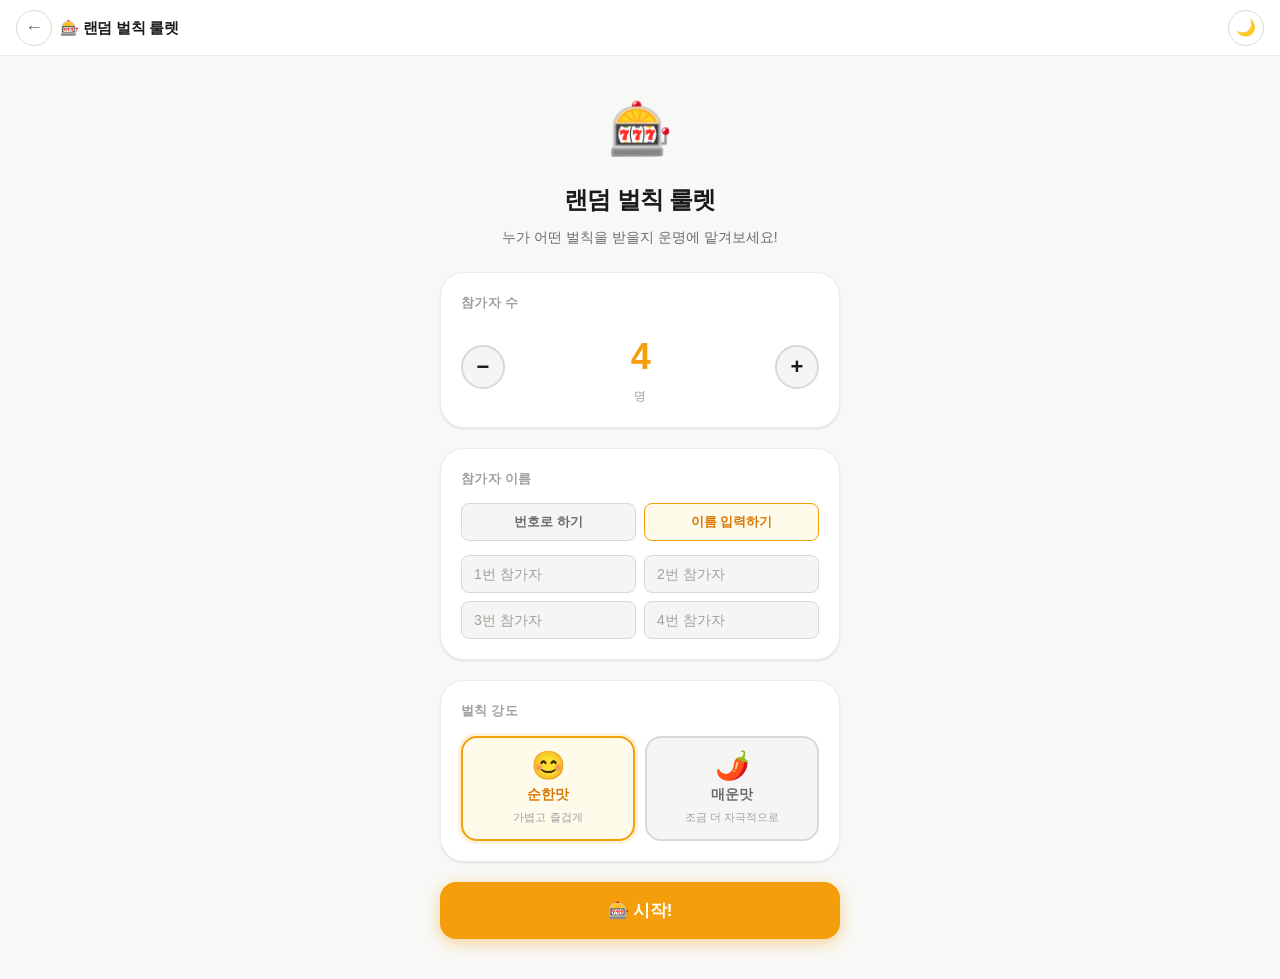
<file: roulette.html>
<!DOCTYPE html>
<html lang="ko" data-theme="light">
<head>
  <meta charset="UTF-8" />
  <meta name="viewport" content="width=device-width, initial-scale=1.0" />
  <title>랜덤 벌칙 룰렛 — 모임 게임 모음집</title>
  <link rel="stylesheet" href="shared/transitions.css" />
  <style>
    /* ─── Reset & Base ─────────────────────────────────────────────── */
    *, *::before, *::after { box-sizing: border-box; margin: 0; padding: 0; }

    :root {
      --white: #ffffff;
      --off-white: #f8f8f6;
      --gray-50: #f5f5f3;
      --gray-100: #ebebea;
      --gray-200: #d8d8d6;
      --gray-400: #a0a09e;
      --gray-600: #6b6b69;
      --gray-800: #2d2d2b;
      --black: #1a1a18;

      --accent: #f59e0b;
      --accent-rgb: 245, 158, 11;
      --accent-light: #fffbeb;
      --accent-dark: #d97706;

      --radius-sm: 8px;
      --radius-md: 16px;
      --radius-lg: 24px;
      --radius-xl: 32px;

      --shadow-sm: 0 1px 3px rgba(0,0,0,.07), 0 1px 2px rgba(0,0,0,.05);
      --shadow-md: 0 4px 16px rgba(0,0,0,.08), 0 2px 6px rgba(0,0,0,.05);
      --shadow-lg: 0 12px 40px rgba(0,0,0,.12), 0 4px 12px rgba(0,0,0,.06);

      --font: 'Pretendard', 'Apple SD Gothic Neo', 'Noto Sans KR', sans-serif;
      --transition: 300ms cubic-bezier(.4, 0, .2, 1);
    }

    /* ─── Dark Mode ─────────────────────────────────────────────────── */
    html[data-theme="dark"] {
      --white: #1e1e22;
      --off-white: #121214;
      --gray-50: #252528;
      --gray-100: #2e2e32;
      --gray-200: #3e3e42;
      --gray-400: #7a7a7e;
      --gray-600: #a5a5a9;
      --gray-800: #dcdce0;
      --black: #f0f0f2;

      --accent-light: #1c1608;

      --shadow-sm: 0 1px 3px rgba(0,0,0,.25), 0 1px 2px rgba(0,0,0,.2);
      --shadow-md: 0 4px 16px rgba(0,0,0,.3), 0 2px 6px rgba(0,0,0,.2);
      --shadow-lg: 0 12px 40px rgba(0,0,0,.4), 0 4px 12px rgba(0,0,0,.25);
    }

    html { height: 100%; }

    body {
      font-family: var(--font);
      background: var(--off-white);
      color: var(--black);
      min-height: 100vh;
      line-height: 1.6;
      -webkit-font-smoothing: antialiased;
      transition: background var(--transition), color var(--transition);
    }

    /* ─── Topbar ────────────────────────────────────────────────────── */
    .game-topbar {
      position: fixed;
      top: 0; left: 0; right: 0;
      height: 56px;
      background: rgba(255, 255, 255, .9);
      backdrop-filter: blur(12px);
      -webkit-backdrop-filter: blur(12px);
      display: flex;
      align-items: center;
      justify-content: space-between;
      padding: 0 16px;
      border-bottom: 1px solid var(--gray-100);
      z-index: 100;
      transition: background var(--transition), border-color var(--transition);
    }

    [data-theme="dark"] .game-topbar {
      background: rgba(18, 18, 20, .92);
    }

    .topbar-left {
      display: flex;
      align-items: center;
      gap: 8px;
    }

    .btn-back {
      display: flex;
      align-items: center;
      justify-content: center;
      width: 36px; height: 36px;
      border-radius: 50%;
      border: 1px solid var(--gray-200);
      background: transparent;
      cursor: pointer;
      font-size: 18px;
      color: var(--gray-600);
      transition: background var(--transition), border-color var(--transition);
      text-decoration: none;
      -webkit-tap-highlight-color: transparent;
    }
    .btn-back:hover { background: var(--gray-50); }

    .topbar-title {
      font-size: 15px;
      font-weight: 700;
      letter-spacing: -.02em;
      color: var(--black);
    }
    .topbar-title .emoji { margin-right: 4px; }

    .topbar-right {
      display: flex;
      align-items: center;
      gap: 8px;
    }

    .btn-theme-toggle {
      display: flex;
      align-items: center;
      justify-content: center;
      width: 36px; height: 36px;
      border-radius: 50%;
      border: 1px solid var(--gray-200);
      background: var(--white);
      cursor: pointer;
      font-size: 16px;
      transition: background var(--transition), border-color var(--transition);
      color: var(--gray-600);
      flex-shrink: 0;
      line-height: 1;
      padding: 0;
      -webkit-tap-highlight-color: transparent;
    }
    .btn-theme-toggle:hover { background: var(--gray-50); border-color: var(--gray-400); }

    /* ─── Main Layout ───────────────────────────────────────────────── */
    .main {
      padding-top: 56px;
      min-height: 100vh;
      display: flex;
      flex-direction: column;
    }

    /* ─── Screen management ─────────────────────────────────────────── */
    .screen { display: none; flex-direction: column; flex: 1; }
    .screen.active { display: flex; }

    /* ══════════════════════════════════════════════════════════════
       SCREEN 1: 참가자 설정
    ══════════════════════════════════════════════════════════════ */
    #screen-setup {
      padding: 24px 20px 40px;
      align-items: stretch;
      gap: 20px;
    }

    .setup-header {
      text-align: center;
      padding: 8px 0 4px;
    }

    .setup-hero-icon {
      font-size: 52px;
      margin-bottom: 10px;
      display: block;
      animation: heroFloat 3s ease-in-out infinite;
    }

    @keyframes heroFloat {
      0%, 100% { transform: translateY(0); }
      50%       { transform: translateY(-6px); }
    }

    .setup-title {
      font-size: 24px;
      font-weight: 800;
      letter-spacing: -.03em;
      color: var(--black);
      margin-bottom: 6px;
    }

    .setup-desc {
      font-size: 14px;
      color: var(--gray-600);
    }

    /* ─── Section card ─────────────────────────────────────────────── */
    .section-card {
      background: var(--white);
      border: 1px solid var(--gray-100);
      border-radius: var(--radius-lg);
      padding: 20px;
      box-shadow: var(--shadow-sm);
      transition: background var(--transition), border-color var(--transition);
    }

    .section-label {
      font-size: 13px;
      font-weight: 700;
      letter-spacing: .02em;
      text-transform: uppercase;
      color: var(--gray-400);
      margin-bottom: 14px;
    }

    /* ─── Player count ─────────────────────────────────────────────── */
    .count-row {
      display: flex;
      align-items: center;
      justify-content: space-between;
      gap: 12px;
    }

    .count-display {
      font-size: 36px;
      font-weight: 800;
      color: var(--accent);
      min-width: 48px;
      text-align: center;
      letter-spacing: -.04em;
      transition: transform .12s ease;
    }
    .count-display.bump {
      animation: countBump .2s ease;
    }
    @keyframes countBump {
      0%   { transform: scale(1); }
      50%  { transform: scale(1.25); }
      100% { transform: scale(1); }
    }

    .count-btn {
      width: 44px; height: 44px;
      border-radius: 50%;
      border: 2px solid var(--gray-200);
      background: var(--gray-50);
      font-size: 22px;
      font-weight: 700;
      color: var(--black);
      cursor: pointer;
      display: flex;
      align-items: center;
      justify-content: center;
      transition: background var(--transition), border-color var(--transition), transform .1s;
      -webkit-tap-highlight-color: transparent;
      flex-shrink: 0;
    }
    .count-btn:hover  { background: var(--gray-100); border-color: var(--gray-400); }
    .count-btn:active { transform: scale(.92); }
    .count-btn:disabled { opacity: .35; cursor: not-allowed; transform: none; }

    .count-label-row {
      display: flex;
      align-items: center;
      flex: 1;
      flex-direction: column;
      gap: 2px;
    }

    /* ─── Player names ─────────────────────────────────────────────── */
    .name-mode-row {
      display: flex;
      gap: 8px;
      margin-bottom: 14px;
    }

    .name-mode-btn {
      flex: 1;
      padding: 9px 0;
      border-radius: var(--radius-sm);
      border: 1.5px solid var(--gray-200);
      background: var(--gray-50);
      font-size: 13px;
      font-weight: 600;
      color: var(--gray-600);
      cursor: pointer;
      transition: all var(--transition);
      -webkit-tap-highlight-color: transparent;
    }
    .name-mode-btn.active {
      border-color: var(--accent);
      background: var(--accent-light);
      color: var(--accent-dark);
    }

    .name-inputs {
      display: grid;
      grid-template-columns: repeat(2, 1fr);
      gap: 8px;
    }
    .name-inputs.hidden { display: none; }

    .name-input {
      padding: 10px 12px;
      border-radius: var(--radius-sm);
      border: 1.5px solid var(--gray-200);
      background: var(--gray-50);
      font-size: 14px;
      font-family: var(--font);
      color: var(--black);
      outline: none;
      transition: border-color var(--transition), background var(--transition);
      width: 100%;
    }
    .name-input:focus { border-color: var(--accent); background: var(--white); }
    .name-input::placeholder { color: var(--gray-400); }

    /* ─── Intensity toggle ─────────────────────────────────────────── */
    .intensity-row {
      display: flex;
      gap: 10px;
    }

    .intensity-btn {
      flex: 1;
      padding: 14px 12px;
      border-radius: var(--radius-md);
      border: 2px solid var(--gray-200);
      background: var(--gray-50);
      cursor: pointer;
      display: flex;
      flex-direction: column;
      align-items: center;
      gap: 6px;
      transition: all var(--transition);
      -webkit-tap-highlight-color: transparent;
    }
    .intensity-btn .i-icon { font-size: 28px; line-height: 1; }
    .intensity-btn .i-name {
      font-size: 14px;
      font-weight: 700;
      color: var(--gray-600);
      transition: color var(--transition);
    }
    .intensity-btn .i-desc {
      font-size: 11px;
      color: var(--gray-400);
      text-align: center;
    }
    .intensity-btn.active {
      border-color: var(--accent);
      background: var(--accent-light);
      box-shadow: 0 0 0 3px rgba(var(--accent-rgb), .15);
    }
    .intensity-btn.active .i-name { color: var(--accent-dark); }

    /* ─── Start button ─────────────────────────────────────────────── */
    .btn-start {
      width: 100%;
      padding: 17px;
      border-radius: var(--radius-md);
      border: none;
      background: var(--accent);
      color: #fff;
      font-size: 17px;
      font-weight: 800;
      font-family: var(--font);
      letter-spacing: -.01em;
      cursor: pointer;
      transition: background var(--transition), transform .12s ease, box-shadow var(--transition);
      box-shadow: 0 4px 16px rgba(var(--accent-rgb), .4);
      -webkit-tap-highlight-color: transparent;
    }
    .btn-start:hover  { background: var(--accent-dark); box-shadow: 0 6px 20px rgba(var(--accent-rgb), .5); }
    .btn-start:active { transform: scale(.97); }

    /* ══════════════════════════════════════════════════════════════
       SCREEN 2: 룰렛
    ══════════════════════════════════════════════════════════════ */
    #screen-roulette {
      padding: 20px 20px 40px;
      align-items: stretch;
      gap: 16px;
    }

    .roulette-header {
      text-align: center;
    }

    .roulette-title {
      font-size: 18px;
      font-weight: 800;
      letter-spacing: -.02em;
      color: var(--black);
    }

    .roulette-subtitle {
      font-size: 13px;
      color: var(--gray-600);
      margin-top: 2px;
    }

    /* ─── Slot machine wrapper ─────────────────────────────────────── */
    .slots-wrapper {
      display: flex;
      gap: 10px;
      align-items: stretch;
    }

    .slot-col {
      flex: 1;
      display: flex;
      flex-direction: column;
      gap: 8px;
    }

    .slot-col-label {
      text-align: center;
      font-size: 12px;
      font-weight: 700;
      letter-spacing: .06em;
      text-transform: uppercase;
      color: var(--gray-400);
    }

    .slot-machine {
      background: var(--white);
      border: 2px solid var(--gray-200);
      border-radius: var(--radius-lg);
      overflow: hidden;
      position: relative;
      height: 200px;
      box-shadow: var(--shadow-md);
      transition: border-color var(--transition), box-shadow var(--transition);
    }

    .slot-machine.spinning {
      border-color: var(--accent);
      box-shadow: 0 0 0 3px rgba(var(--accent-rgb), .2), var(--shadow-md);
    }

    /* Top/bottom fade overlays */
    .slot-machine::before,
    .slot-machine::after {
      content: '';
      position: absolute;
      left: 0; right: 0;
      height: 60px;
      z-index: 2;
      pointer-events: none;
    }
    .slot-machine::before {
      top: 0;
      background: linear-gradient(to bottom, var(--white), transparent);
    }
    .slot-machine::after {
      bottom: 0;
      background: linear-gradient(to top, var(--white), transparent);
    }

    /* Center highlight line */
    .slot-highlight {
      position: absolute;
      top: 50%;
      left: 0; right: 0;
      transform: translateY(-50%);
      height: 52px;
      background: rgba(var(--accent-rgb), .08);
      border-top: 2px solid rgba(var(--accent-rgb), .25);
      border-bottom: 2px solid rgba(var(--accent-rgb), .25);
      z-index: 1;
      pointer-events: none;
      border-radius: 4px;
    }

    .slot-track {
      position: absolute;
      left: 0; right: 0;
      top: 0;
      display: flex;
      flex-direction: column;
      align-items: center;
      will-change: transform;
    }

    .slot-item {
      width: 100%;
      height: 52px;
      display: flex;
      align-items: center;
      justify-content: center;
      padding: 4px 10px;
      font-size: 13px;
      font-weight: 600;
      color: var(--gray-800);
      text-align: center;
      line-height: 1.35;
      flex-shrink: 0;
    }

    /* ─── Connector between slots ──────────────────────────────────── */
    .slot-connector {
      display: flex;
      align-items: center;
      justify-content: center;
      flex-shrink: 0;
      padding-top: 30px; /* align with slot center */
      font-size: 22px;
      font-weight: 900;
      color: var(--gray-400);
      width: 24px;
    }

    /* ─── Result banner ────────────────────────────────────────────── */
    .result-banner {
      background: var(--white);
      border: 2px solid var(--gray-100);
      border-radius: var(--radius-lg);
      padding: 18px 20px;
      text-align: center;
      box-shadow: var(--shadow-sm);
      opacity: 0;
      transform: translateY(6px);
      transition: opacity .3s ease, transform .3s ease, border-color var(--transition);
      min-height: 80px;
      display: flex;
      flex-direction: column;
      align-items: center;
      justify-content: center;
      gap: 4px;
    }

    .result-banner.visible {
      opacity: 1;
      transform: translateY(0);
      border-color: var(--accent);
      box-shadow: 0 0 0 3px rgba(var(--accent-rgb), .12), var(--shadow-md);
    }

    .result-banner.pop {
      animation: resultPop .4s cubic-bezier(.34,1.56,.64,1);
    }

    @keyframes resultPop {
      0%   { transform: scale(.92); }
      60%  { transform: scale(1.04); }
      100% { transform: scale(1); }
    }

    .result-who {
      font-size: 20px;
      font-weight: 800;
      color: var(--accent);
      letter-spacing: -.02em;
    }

    .result-what {
      font-size: 15px;
      font-weight: 600;
      color: var(--black);
      line-height: 1.4;
    }

    .result-placeholder {
      font-size: 14px;
      color: var(--gray-400);
    }

    /* ─── Spin button ──────────────────────────────────────────────── */
    .btn-spin {
      width: 100%;
      padding: 17px;
      border-radius: var(--radius-md);
      border: none;
      background: var(--accent);
      color: #fff;
      font-size: 18px;
      font-weight: 800;
      font-family: var(--font);
      letter-spacing: -.01em;
      cursor: pointer;
      transition: background var(--transition), transform .12s ease, box-shadow var(--transition);
      box-shadow: 0 4px 16px rgba(var(--accent-rgb), .4);
      -webkit-tap-highlight-color: transparent;
      position: relative;
      overflow: hidden;
    }
    .btn-spin:hover  { background: var(--accent-dark); box-shadow: 0 6px 20px rgba(var(--accent-rgb), .5); }
    .btn-spin:active { transform: scale(.97); }
    .btn-spin:disabled {
      background: var(--gray-200);
      color: var(--gray-400);
      cursor: not-allowed;
      transform: none;
      box-shadow: none;
    }

    .btn-spin-again {
      width: 100%;
      padding: 13px;
      border-radius: var(--radius-md);
      border: 2px solid var(--accent);
      background: transparent;
      color: var(--accent);
      font-size: 15px;
      font-weight: 700;
      font-family: var(--font);
      cursor: pointer;
      transition: all var(--transition);
      -webkit-tap-highlight-color: transparent;
      display: none;
    }
    .btn-spin-again.visible { display: block; }
    .btn-spin-again:hover { background: var(--accent-light); }
    .btn-spin-again:active { transform: scale(.97); }

    /* ─── Bottom actions ───────────────────────────────────────────── */
    .bottom-actions {
      display: flex;
      gap: 10px;
    }

    .btn-reset {
      flex: 0 0 auto;
      padding: 13px 18px;
      border-radius: var(--radius-md);
      border: 1.5px solid var(--gray-200);
      background: var(--white);
      color: var(--gray-600);
      font-size: 13px;
      font-weight: 600;
      font-family: var(--font);
      cursor: pointer;
      transition: all var(--transition);
      -webkit-tap-highlight-color: transparent;
      white-space: nowrap;
    }
    .btn-reset:hover { background: var(--gray-50); border-color: var(--gray-400); }
    .btn-reset:active { transform: scale(.96); }

    /* ─── Intensity badge ──────────────────────────────────────────── */
    .intensity-badge {
      display: inline-flex;
      align-items: center;
      gap: 4px;
      padding: 4px 10px;
      border-radius: 99px;
      font-size: 12px;
      font-weight: 700;
      background: var(--accent-light);
      color: var(--accent-dark);
      border: 1px solid rgba(var(--accent-rgb), .25);
    }

    /* ─── Confetti canvas ──────────────────────────────────────────── */
    #confetti-canvas {
      position: fixed;
      top: 0; left: 0;
      width: 100%; height: 100%;
      pointer-events: none;
      z-index: 200;
    }

    /* ─── Max width for tablet+ ────────────────────────────────────── */
    @media (min-width: 480px) {
      #screen-setup,
      #screen-roulette {
        max-width: 440px;
        margin: 0 auto;
        width: 100%;
      }
    }
  </style>
</head>
<body>

<!-- Confetti canvas -->
<canvas id="confetti-canvas"></canvas>

<!-- ─── Topbar ─────────────────────────────────────────────────────── -->
<header class="game-topbar">
  <div class="topbar-left">
    <a href="index.html" class="btn-back" aria-label="게임 목록으로">←</a>
    <span class="topbar-title"><span class="emoji">🎰</span>랜덤 벌칙 룰렛</span>
  </div>
  <div class="topbar-right">
    <button class="btn-theme-toggle" id="btn-theme" aria-label="다크모드 전환">🌙</button>
  </div>
</header>

<main class="main">

  <!-- ══════════════════════════════════════════════════════════════
       SCREEN 1: 참가자 설정
  ══════════════════════════════════════════════════════════════ -->
  <section class="screen active" id="screen-setup">

    <div class="setup-header">
      <span class="setup-hero-icon">🎰</span>
      <h1 class="setup-title">랜덤 벌칙 룰렛</h1>
      <p class="setup-desc">누가 어떤 벌칙을 받을지 운명에 맡겨보세요!</p>
    </div>

    <!-- 참가자 수 -->
    <div class="section-card">
      <div class="section-label">참가자 수</div>
      <div class="count-row">
        <button class="count-btn" id="btn-minus" aria-label="줄이기">−</button>
        <div class="count-label-row">
          <span class="count-display" id="count-display">4</span>
          <span style="font-size:12px;color:var(--gray-400)">명</span>
        </div>
        <button class="count-btn" id="btn-plus" aria-label="늘리기">+</button>
      </div>
    </div>

    <!-- 이름 설정 -->
    <div class="section-card">
      <div class="section-label">참가자 이름</div>
      <div class="name-mode-row">
        <button class="name-mode-btn" id="btn-mode-number" data-mode="number">번호로 하기</button>
        <button class="name-mode-btn active" id="btn-mode-name" data-mode="name">이름 입력하기</button>
      </div>
      <div class="name-inputs" id="name-inputs">
        <!-- dynamically rendered -->
      </div>
    </div>

    <!-- 강도 설정 -->
    <div class="section-card">
      <div class="section-label">벌칙 강도</div>
      <div class="intensity-row">
        <button class="intensity-btn active" id="btn-mild" data-intensity="mild">
          <span class="i-icon">😊</span>
          <span class="i-name">순한맛</span>
          <span class="i-desc">가볍고 즐겁게</span>
        </button>
        <button class="intensity-btn" id="btn-spicy" data-intensity="spicy">
          <span class="i-icon">🌶️</span>
          <span class="i-name">매운맛</span>
          <span class="i-desc">조금 더 자극적으로</span>
        </button>
      </div>
    </div>

    <button class="btn-start" id="btn-start">🎰 시작!</button>

  </section>

  <!-- ══════════════════════════════════════════════════════════════
       SCREEN 2: 룰렛
  ══════════════════════════════════════════════════════════════ -->
  <section class="screen" id="screen-roulette">

    <div class="roulette-header">
      <div style="display:flex;align-items:center;justify-content:center;gap:8px;">
        <h2 class="roulette-title">룰렛 돌리기</h2>
        <span class="intensity-badge" id="intensity-badge">😊 순한맛</span>
      </div>
      <p class="roulette-subtitle" id="roulette-subtitle">참가자 4명</p>
    </div>

    <!-- Dual slot machine -->
    <div class="slots-wrapper">
      <!-- WHO -->
      <div class="slot-col">
        <div class="slot-col-label">👤 누가</div>
        <div class="slot-machine" id="slot-who">
          <div class="slot-highlight"></div>
          <div class="slot-track" id="track-who"></div>
        </div>
      </div>

      <!-- connector -->
      <div class="slot-connector">→</div>

      <!-- WHAT -->
      <div class="slot-col">
        <div class="slot-col-label">🎯 뭘</div>
        <div class="slot-machine" id="slot-what">
          <div class="slot-highlight"></div>
          <div class="slot-track" id="track-what"></div>
        </div>
      </div>
    </div>

    <!-- Result -->
    <div class="result-banner" id="result-banner">
      <span class="result-placeholder">아래 버튼을 눌러 룰렛을 돌려보세요!</span>
    </div>

    <!-- Spin button -->
    <button class="btn-spin" id="btn-spin">🎰 돌리기!</button>

    <!-- Bottom actions -->
    <div class="bottom-actions">
      <button class="btn-spin-again visible" id="btn-spin-again">🔄 다시 돌리기</button>
      <button class="btn-reset" id="btn-reset">⚙️ 설정 변경</button>
    </div>

  </section>

</main>

<script src="shared/transitions.js"></script>
<script>
'use strict';

/* ═══════════════════════════════════════════════════════════════════
   PENALTIES DATA  — 60 items total (30 mild + 30 spicy)
═══════════════════════════════════════════════════════════════════ */
var PENALTIES = [
  /* ── 순한맛 (mild) ────────────────────────────────────────────── */
  { level: 'mild', text: '애교 섞어서 셀카 찍기' },
  { level: 'mild', text: '1분 동안 개그 하기' },
  { level: 'mild', text: '옆 사람에게 어깨 마사지 해주기' },
  { level: 'mild', text: '방금 먹은 거 맛있다고 광고하기' },
  { level: 'mild', text: '동물 소리 3가지 흉내내기' },
  { level: 'mild', text: '좋아하는 노래 한 소절 부르기' },
  { level: 'mild', text: '제자리에서 10번 점프하기' },
  { level: 'mild', text: '옆 사람에게 칭찬 3가지 하기' },
  { level: 'mild', text: '1분 동안 웃기지 않기 챌린지' },
  { level: 'mild', text: '혀 빨리 말하기 3번 성공하기' },
  { level: 'mild', text: '자기소개를 랩으로 하기' },
  { level: 'mild', text: '모두에게 윙크하기' },
  { level: 'mild', text: '손가락으로 코끝 잡기 10회' },
  { level: 'mild', text: '좋아하는 연예인 성대모사하기' },
  { level: 'mild', text: '눈 감고 참가자 이름 맞추기' },
  { level: 'mild', text: '감자 발음 빨리 5번 말하기' },
  { level: 'mild', text: '한 발로 30초 서있기' },
  { level: 'mild', text: '눈 감고 그림 그리기' },
  { level: 'mild', text: '박수 3번 치며 이름 말하기 게임' },
  { level: 'mild', text: '가장 웃긴 표정 만들기 대회' },
  { level: 'mild', text: '말하지 않고 몸짓으로 동물 표현하기' },
  { level: 'mild', text: '10초 안에 숫자 거꾸로 세기' },
  { level: 'mild', text: '그 자리에서 달리기 30초' },
  { level: 'mild', text: '팔 흔들며 노래 부르기' },
  { level: 'mild', text: '친구에게 존댓말로 부탁하기' },
  { level: 'mild', text: '즉석 시 짓기 (4줄)' },
  { level: 'mild', text: '뒤에서 귓속말로 내 취미 설명하기' },
  { level: 'mild', text: '셋이 함께 끝말잇기 10번 성공' },
  { level: 'mild', text: '모두에게 하이파이브 하기' },
  { level: 'mild', text: '아무 노래나 흥얼거리며 방 한 바퀴' },

  /* ── 매운맛 (spicy) ───────────────────────────────────────────── */
  { level: 'spicy', text: '카톡 첫 번째 친구에게 보고싶다고 문자 보내기' },
  { level: 'spicy', text: 'SNS 스토리에 셀카 올리기' },
  { level: 'spicy', text: '3분 동안 존댓말만 쓰기' },
  { level: 'spicy', text: '옆 사람이 시키는 포즈로 사진 찍기' },
  { level: 'spicy', text: '1번 친구에게 전화해서 "사랑해" 말하기' },
  { level: 'spicy', text: '인스타에 #오늘의나 해시태그로 사진 올리기' },
  { level: 'spicy', text: '5분 동안 말할 때마다 "사실은~"으로 시작하기' },
  { level: 'spicy', text: '가장 부끄러운 사진 하나 공개하기' },
  { level: 'spicy', text: '지금 갤러리에서 랜덤 사진 1장 공개' },
  { level: 'spicy', text: '문자 연락처 1위에게 오늘 뭐하냐고 보내기' },
  { level: 'spicy', text: '카톡 상태메시지를 "지금 벌칙 중"으로 바꾸기' },
  { level: 'spicy', text: '그룹채팅방에 셀카 올리기' },
  { level: 'spicy', text: '10년 전 사진 찾아서 보여주기' },
  { level: 'spicy', text: '나쁜 습관 하나 고백하기' },
  { level: 'spicy', text: '지금까지 한 가장 웃긴 실수 털어놓기' },
  { level: 'spicy', text: '모두 앞에서 좋아하는 사람 유형 말하기' },
  { level: 'spicy', text: '가장 최근 받은 문자 내용 공개하기' },
  { level: 'spicy', text: '옆 사람과 10초 눈맞춤 하기' },
  { level: 'spicy', text: '주변 사람에게 직접 전화해서 칭찬하기' },
  { level: 'spicy', text: '지금 지갑 속 현금 공개하기' },
  { level: 'spicy', text: '가장 최근 검색한 내용 공개하기' },
  { level: 'spicy', text: '옆 사람 머리 10초 동안 쓰다듬기' },
  { level: 'spicy', text: '5분 동안 오직 노래로만 대화하기' },
  { level: 'spicy', text: '초등학교 때 별명 공개하기' },
  { level: 'spicy', text: '술 한 잔 원샷하기 (무알코올 가능)' },
  { level: 'spicy', text: '지금 폰 잠금화면 공개하기' },
  { level: 'spicy', text: '가장 부끄러운 취미 공개하기' },
  { level: 'spicy', text: '10년 뒤 자신에게 목소리 메모 남기기' },
  { level: 'spicy', text: '모두 앞에서 첫사랑 이야기 1분 하기' },
  { level: 'spicy', text: '오늘 모인 사람 중 1명에게 고백 연기하기' }
];

/* ═══════════════════════════════════════════════════════════════════
   STATE
═══════════════════════════════════════════════════════════════════ */
var state = {
  count: 4,
  nameMode: 'name',   /* 'name' | 'number' */
  intensity: 'mild',
  players: [],
  spinning: false,
  lastResult: null
};

/* ═══════════════════════════════════════════════════════════════════
   DOM REFS
═══════════════════════════════════════════════════════════════════ */
var $ = function(id) { return document.getElementById(id); };

var elCountDisplay  = $('count-display');
var elBtnMinus      = $('btn-minus');
var elBtnPlus       = $('btn-plus');
var elBtnModeNumber = $('btn-mode-number');
var elBtnModeName   = $('btn-mode-name');
var elNameInputs    = $('name-inputs');
var elBtnMild       = $('btn-mild');
var elBtnSpicy      = $('btn-spicy');
var elBtnStart      = $('btn-start');

var elScreenSetup    = $('screen-setup');
var elScreenRoulette = $('screen-roulette');

var elIntensityBadge  = $('intensity-badge');
var elRouletteSub     = $('roulette-subtitle');
var elTrackWho        = $('track-who');
var elTrackWhat       = $('track-what');
var elSlotWho         = $('slot-who');
var elSlotWhat        = $('slot-what');
var elResultBanner    = $('result-banner');
var elBtnSpin         = $('btn-spin');
var elBtnSpinAgain    = $('btn-spin-again');
var elBtnReset        = $('btn-reset');

/* ═══════════════════════════════════════════════════════════════════
   THEME
═══════════════════════════════════════════════════════════════════ */
(function initTheme() {
  var saved = localStorage.getItem('theme') || 'light';
  document.documentElement.setAttribute('data-theme', saved);
  $('btn-theme').textContent = saved === 'dark' ? '☀️' : '🌙';
})();

$('btn-theme').addEventListener('click', function() {
  var cur = document.documentElement.getAttribute('data-theme');
  var next = cur === 'dark' ? 'light' : 'dark';
  document.documentElement.setAttribute('data-theme', next);
  localStorage.setItem('theme', next);
  this.textContent = next === 'dark' ? '☀️' : '🌙';
});

/* ═══════════════════════════════════════════════════════════════════
   SETUP SCREEN LOGIC
═══════════════════════════════════════════════════════════════════ */

/* ── Player count ── */
function updateCount() {
  elCountDisplay.textContent = state.count;
  elBtnMinus.disabled = state.count <= 2;
  elBtnPlus.disabled  = state.count >= 10;
  renderNameInputs();
}

elBtnMinus.addEventListener('click', function() {
  if (state.count > 2) {
    state.count--;
    bumpCount();
    updateCount();
  }
});

elBtnPlus.addEventListener('click', function() {
  if (state.count < 10) {
    state.count++;
    bumpCount();
    updateCount();
  }
});

function bumpCount() {
  elCountDisplay.classList.remove('bump');
  void elCountDisplay.offsetWidth; /* reflow */
  elCountDisplay.classList.add('bump');
}

/* ── Name mode ── */
elBtnModeNumber.addEventListener('click', function() {
  state.nameMode = 'number';
  elBtnModeNumber.classList.add('active');
  elBtnModeName.classList.remove('active');
  elNameInputs.classList.add('hidden');
});

elBtnModeName.addEventListener('click', function() {
  state.nameMode = 'name';
  elBtnModeName.classList.add('active');
  elBtnModeNumber.classList.remove('active');
  elNameInputs.classList.remove('hidden');
});

function renderNameInputs() {
  elNameInputs.innerHTML = '';
  for (var i = 0; i < state.count; i++) {
    var inp = document.createElement('input');
    inp.type = 'text';
    inp.className = 'name-input';
    inp.placeholder = (i + 1) + '번 참가자';
    inp.maxLength = 10;
    inp.dataset.idx = i;
    elNameInputs.appendChild(inp);
  }
}

/* ── Intensity ── */
elBtnMild.addEventListener('click', function() {
  state.intensity = 'mild';
  elBtnMild.classList.add('active');
  elBtnSpicy.classList.remove('active');
});

elBtnSpicy.addEventListener('click', function() {
  state.intensity = 'spicy';
  elBtnSpicy.classList.add('active');
  elBtnMild.classList.remove('active');
});

/* ── Start ── */
elBtnStart.addEventListener('click', function() {
  /* Collect player names */
  state.players = [];
  if (state.nameMode === 'name') {
    var inputs = elNameInputs.querySelectorAll('.name-input');
    for (var i = 0; i < inputs.length; i++) {
      var val = inputs[i].value.trim();
      state.players.push(val || ((i + 1) + '번'));
    }
  } else {
    for (var j = 0; j < state.count; j++) {
      state.players.push((j + 1) + '번');
    }
  }

  /* Update roulette header */
  elRouletteSub.textContent = '참가자 ' + state.players.length + '명';
  if (state.intensity === 'mild') {
    elIntensityBadge.textContent = '😊 순한맛';
    elIntensityBadge.style.background = '';
    elIntensityBadge.style.color = '';
  } else {
    elIntensityBadge.textContent = '🌶️ 매운맛';
    elIntensityBadge.style.background = '#fff1f2';
    elIntensityBadge.style.color = '#e11d48';
    elIntensityBadge.style.borderColor = 'rgba(225,29,72,.25)';
  }

  /* Init result banner */
  elResultBanner.innerHTML = '<span class="result-placeholder">아래 버튼을 눌러 룰렛을 돌려보세요!</span>';
  elResultBanner.classList.remove('visible', 'pop');

  /* Show roulette screen */
  elScreenSetup.classList.remove('active');
  elScreenRoulette.classList.add('active');

  /* Build initial slot tracks */
  buildTrack(elTrackWho,  state.players, 0);
  buildTrack(elTrackWhat, getPenalties(), 0);
});

/* ═══════════════════════════════════════════════════════════════════
   PENALTIES HELPER
═══════════════════════════════════════════════════════════════════ */
function getPenalties() {
  return PENALTIES
    .filter(function(p) { return p.level === state.intensity; })
    .map(function(p) { return p.text; });
}

/* ═══════════════════════════════════════════════════════════════════
   SLOT MACHINE
═══════════════════════════════════════════════════════════════════ */
var ITEM_H = 52; /* must match .slot-item height */
var SLOT_VISIBLE_H = 200;
var CENTER_OFFSET = (SLOT_VISIBLE_H / 2) - (ITEM_H / 2); /* px from top to center item */

/**
 * Build a track with repeated items.
 * items: string[]
 * targetIdx: which item in items[] should land at center
 */
function buildTrack(trackEl, items, targetIdx) {
  /* We want ~3 full loops of items before settling.
     Total items in track = LEAD (fills above visible) + LOOP * items.length + targetIdx + 1 */
  var LOOPS = 4;
  var all = [];
  /* Lead padding so we can start above */
  var leadCount = Math.ceil(SLOT_VISIBLE_H / ITEM_H) + 1;
  for (var k = 0; k < leadCount; k++) {
    all.push(items[k % items.length]);
  }
  /* Loop section */
  for (var l = 0; l < LOOPS; l++) {
    for (var m = 0; m < items.length; m++) {
      all.push(items[m]);
    }
  }
  /* Final items ending at target */
  /* ensure targetIdx item appears after loops */
  all.push(items[targetIdx]);

  trackEl.innerHTML = '';
  for (var n = 0; n < all.length; n++) {
    var div = document.createElement('div');
    div.className = 'slot-item';
    div.textContent = all[n];
    trackEl.appendChild(div);
  }

  /* Position track so targetIdx item (last item) is at center */
  var totalItems = all.length;
  var finalTopY = -(totalItems - 1) * ITEM_H + CENTER_OFFSET;
  trackEl.style.transform = 'translateY(' + CENTER_OFFSET + 'px)';
  trackEl._items  = all;
  trackEl._finalY = finalTopY;
  return finalTopY;
}

/* ── Spin animation ── */
function spinSlot(trackEl, slotEl, duration, onDone) {
  var startY = CENTER_OFFSET;
  var endY   = trackEl._finalY;
  var totalDist = Math.abs(endY - startY);
  var startTime = null;

  slotEl.classList.add('spinning');

  function easeOut(t) {
    /* cubic ease out */
    return 1 - Math.pow(1 - t, 3);
  }

  function tick(ts) {
    if (!startTime) startTime = ts;
    var elapsed = ts - startTime;
    var progress = Math.min(elapsed / duration, 1);
    var easedProgress = easeOut(progress);
    var currentY = startY + (endY - startY) * easedProgress;
    trackEl.style.transform = 'translateY(' + currentY + 'px)';

    /* Tick sound at item boundaries */
    if (progress < 1) {
      requestAnimationFrame(tick);
    } else {
      trackEl.style.transform = 'translateY(' + endY + 'px)';
      slotEl.classList.remove('spinning');
      if (onDone) onDone();
    }
  }

  requestAnimationFrame(tick);
}

/* ═══════════════════════════════════════════════════════════════════
   AUDIO
═══════════════════════════════════════════════════════════════════ */
var audioCtx = null;

function getAudioCtx() {
  if (!audioCtx) {
    try {
      audioCtx = new (window.AudioContext || window.webkitAudioContext)();
    } catch(e) { return null; }
  }
  return audioCtx;
}

function playTick() {
  var ctx = getAudioCtx();
  if (!ctx) return;
  var osc = ctx.createOscillator();
  var gain = ctx.createGain();
  osc.connect(gain);
  gain.connect(ctx.destination);
  osc.type = 'square';
  osc.frequency.setValueAtTime(440, ctx.currentTime);
  gain.gain.setValueAtTime(0.06, ctx.currentTime);
  gain.gain.exponentialRampToValueAtTime(0.001, ctx.currentTime + 0.04);
  osc.start(ctx.currentTime);
  osc.stop(ctx.currentTime + 0.04);
}

function playFanfare() {
  var ctx = getAudioCtx();
  if (!ctx) return;
  var notes = [523, 659, 784, 1047]; /* C5, E5, G5, C6 */
  notes.forEach(function(freq, i) {
    var osc  = ctx.createOscillator();
    var gain = ctx.createGain();
    osc.connect(gain);
    gain.connect(ctx.destination);
    osc.type = 'sine';
    var t = ctx.currentTime + i * 0.12;
    osc.frequency.setValueAtTime(freq, t);
    gain.gain.setValueAtTime(0, t);
    gain.gain.linearRampToValueAtTime(0.18, t + 0.02);
    gain.gain.exponentialRampToValueAtTime(0.001, t + 0.3);
    osc.start(t);
    osc.stop(t + 0.32);
  });
}

/* Tick interval during spin */
var tickInterval = null;
function startTicks() {
  tickInterval = setInterval(playTick, 80);
}
function stopTicks() {
  if (tickInterval) { clearInterval(tickInterval); tickInterval = null; }
}

/* ═══════════════════════════════════════════════════════════════════
   CONFETTI
═══════════════════════════════════════════════════════════════════ */
var confettiCanvas = $('confetti-canvas');
var confettiCtx    = confettiCanvas.getContext('2d');
var confettiPieces = [];

function launchConfetti() {
  confettiCanvas.width  = window.innerWidth;
  confettiCanvas.height = window.innerHeight;

  var colors = ['#f59e0b','#ef4444','#3b82f6','#22c55e','#a855f7','#ec4899'];
  confettiPieces = [];
  for (var i = 0; i < 80; i++) {
    confettiPieces.push({
      x: Math.random() * confettiCanvas.width,
      y: -10 - Math.random() * 100,
      w: 6 + Math.random() * 8,
      h: 10 + Math.random() * 8,
      color: colors[Math.floor(Math.random() * colors.length)],
      angle: Math.random() * Math.PI * 2,
      vx: (Math.random() - 0.5) * 4,
      vy: 2 + Math.random() * 4,
      vangle: (Math.random() - 0.5) * 0.2,
      opacity: 1
    });
  }
  animateConfetti();
}

function animateConfetti() {
  confettiCtx.clearRect(0, 0, confettiCanvas.width, confettiCanvas.height);
  var alive = false;
  confettiPieces.forEach(function(p) {
    p.x += p.vx;
    p.y += p.vy;
    p.angle += p.vangle;
    if (p.y > confettiCanvas.height - 60) {
      p.opacity -= 0.04;
    }
    if (p.opacity > 0 && p.y < confettiCanvas.height + 20) {
      alive = true;
      confettiCtx.save();
      confettiCtx.globalAlpha = Math.max(0, p.opacity);
      confettiCtx.translate(p.x, p.y);
      confettiCtx.rotate(p.angle);
      confettiCtx.fillStyle = p.color;
      confettiCtx.fillRect(-p.w/2, -p.h/2, p.w, p.h);
      confettiCtx.restore();
    }
  });
  if (alive) requestAnimationFrame(animateConfetti);
  else confettiCtx.clearRect(0, 0, confettiCanvas.width, confettiCanvas.height);
}

/* ═══════════════════════════════════════════════════════════════════
   SPIN HANDLER
═══════════════════════════════════════════════════════════════════ */
function doSpin() {
  if (state.spinning) return;
  state.spinning = true;

  /* Pick random targets */
  var whoIdx     = Math.floor(Math.random() * state.players.length);
  var penalties  = getPenalties();
  var penaltyIdx = Math.floor(Math.random() * penalties.length);

  state.lastResult = {
    who:     state.players[whoIdx],
    penalty: penalties[penaltyIdx]
  };

  /* Reset result banner */
  elResultBanner.classList.remove('visible', 'pop');
  elResultBanner.innerHTML = '<span class="result-placeholder">🎰 돌리는 중...</span>';

  /* Disable buttons */
  elBtnSpin.disabled = true;
  elBtnSpinAgain.classList.remove('visible');

  /* Build tracks with target items */
  buildTrack(elTrackWho,  state.players, whoIdx);
  buildTrack(elTrackWhat, penalties,     penaltyIdx);

  /* Start ticking sound */
  startTicks();

  /* Stagger who vs what slightly */
  var DURATION_WHO  = 2200;
  var DURATION_WHAT = 2500;

  var whosDone  = false;
  var whatsDone = false;

  function checkBothDone() {
    if (whosDone && whatsDone) {
      stopTicks();
      showResult();
    }
  }

  spinSlot(elTrackWho,  elSlotWho,  DURATION_WHO,  function() { whosDone  = true; checkBothDone(); });
  spinSlot(elTrackWhat, elSlotWhat, DURATION_WHAT, function() { whatsDone = true; checkBothDone(); });
}

function showResult() {
  var r = state.lastResult;
  elResultBanner.innerHTML =
    '<span class="result-who">' + escapeHtml(r.who) + '</span>' +
    '<span class="result-what">' + escapeHtml(r.penalty) + '</span>';

  elResultBanner.classList.add('visible');
  /* trigger pop animation */
  void elResultBanner.offsetWidth;
  elResultBanner.classList.add('pop');

  playFanfare();
  launchConfetti();

  elBtnSpin.disabled = false;
  elBtnSpinAgain.classList.add('visible');
  state.spinning = false;
}

function escapeHtml(str) {
  return str
    .replace(/&/g, '&amp;')
    .replace(/</g, '&lt;')
    .replace(/>/g, '&gt;')
    .replace(/"/g, '&quot;');
}

elBtnSpin.addEventListener('click', doSpin);
elBtnSpinAgain.addEventListener('click', doSpin);

elBtnReset.addEventListener('click', function() {
  elScreenRoulette.classList.remove('active');
  elScreenSetup.classList.add('active');
  state.spinning = false;
  stopTicks();
});

/* ═══════════════════════════════════════════════════════════════════
   INIT
═══════════════════════════════════════════════════════════════════ */
updateCount();
renderNameInputs();

</script>
</body>
</html>
</file>
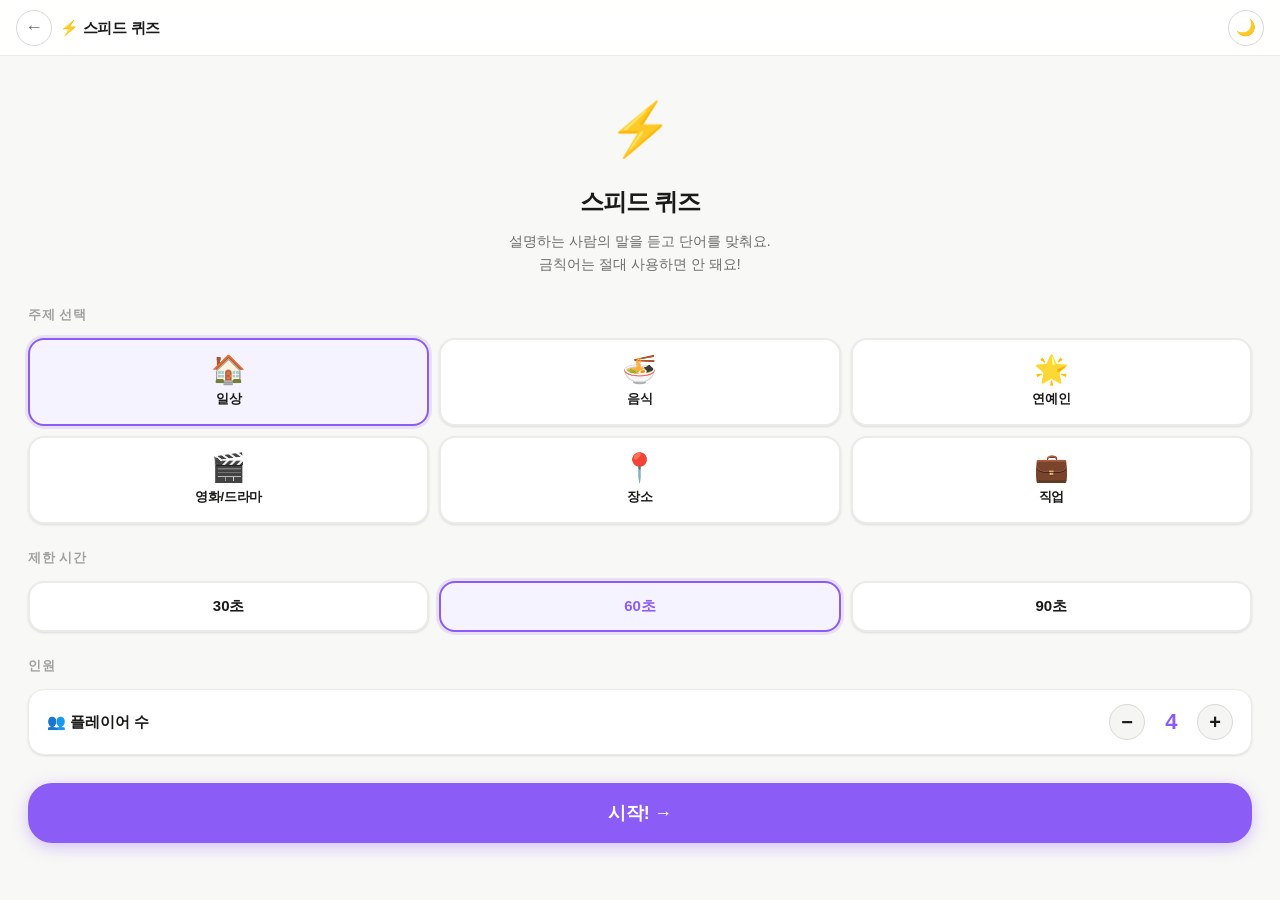
<file: speed-quiz.html>
<!DOCTYPE html>
<html lang="ko" data-theme="light">
<head>
  <meta charset="UTF-8" />
  <meta name="viewport" content="width=device-width, initial-scale=1.0" />
  <title>스피드 퀴즈 — 모임 게임 모음집</title>
  <link rel="stylesheet" href="shared/transitions.css" />
  <style>
    /* ─── Reset & Base ─────────────────────────────────────────────── */
    *, *::before, *::after { box-sizing: border-box; margin: 0; padding: 0; }

    :root {
      --white: #ffffff;
      --off-white: #f8f8f6;
      --gray-50: #f5f5f3;
      --gray-100: #ebebea;
      --gray-200: #d8d8d6;
      --gray-400: #a0a09e;
      --gray-600: #6b6b69;
      --gray-800: #2d2d2b;
      --black: #1a1a18;

      --accent: #8b5cf6;        /* violet — speed quiz theme */
      --accent-rgb: 139, 92, 246;
      --accent-light: #f5f3ff;

      --correct: #10b981;       /* green for correct answers */
      --correct-rgb: 16, 185, 129;
      --pass: #f97316;          /* orange for passed words */
      --pass-rgb: 249, 115, 22;

      --radius-sm: 8px;
      --radius-md: 16px;
      --radius-lg: 24px;
      --radius-xl: 32px;

      --shadow-sm: 0 1px 3px rgba(0,0,0,.07), 0 1px 2px rgba(0,0,0,.05);
      --shadow-md: 0 4px 16px rgba(0,0,0,.08), 0 2px 6px rgba(0,0,0,.05);
      --shadow-lg: 0 12px 40px rgba(0,0,0,.12), 0 4px 12px rgba(0,0,0,.06);

      --font: 'Pretendard', 'Apple SD Gothic Neo', 'Noto Sans KR', sans-serif;
      --transition: 300ms cubic-bezier(.4, 0, .2, 1);

      --bg: var(--off-white);
      --surface: var(--white);
      --text: var(--black);
      --text-secondary: var(--gray-600);
      --border: var(--gray-100);
    }

    /* ─── Dark Mode ─────────────────────────────────────────────────── */
    html[data-theme="dark"] {
      --white: #1e1e22;
      --off-white: #121214;
      --gray-50: #252528;
      --gray-100: #2e2e32;
      --gray-200: #3e3e42;
      --gray-400: #7a7a7e;
      --gray-600: #a5a5a9;
      --gray-800: #dcdce0;
      --black: #f0f0f2;

      --accent-light: #1e1a2e;

      --shadow-sm: 0 1px 3px rgba(0,0,0,.25), 0 1px 2px rgba(0,0,0,.2);
      --shadow-md: 0 4px 16px rgba(0,0,0,.3), 0 2px 6px rgba(0,0,0,.2);
      --shadow-lg: 0 12px 40px rgba(0,0,0,.4), 0 4px 12px rgba(0,0,0,.25);
    }

    html { height: 100%; }

    body {
      font-family: var(--font);
      background: var(--off-white);
      color: var(--black);
      min-height: 100vh;
      line-height: 1.6;
      -webkit-font-smoothing: antialiased;
      transition: background var(--transition), color var(--transition);
    }

    /* ─── Topbar ────────────────────────────────────────────────────── */
    .game-topbar {
      position: fixed;
      top: 0; left: 0; right: 0;
      height: 56px;
      background: rgba(255, 255, 255, .9);
      backdrop-filter: blur(12px);
      -webkit-backdrop-filter: blur(12px);
      display: flex;
      align-items: center;
      justify-content: space-between;
      padding: 0 16px;
      border-bottom: 1px solid var(--gray-100);
      z-index: 100;
      transition: background var(--transition), border-color var(--transition);
    }

    [data-theme="dark"] .game-topbar {
      background: rgba(18, 18, 20, .92);
    }

    .topbar-left {
      display: flex;
      align-items: center;
      gap: 8px;
    }

    .btn-back {
      display: flex;
      align-items: center;
      justify-content: center;
      width: 36px; height: 36px;
      border-radius: 50%;
      border: 1px solid var(--gray-200);
      background: transparent;
      cursor: pointer;
      font-size: 18px;
      color: var(--gray-600);
      transition: background var(--transition), border-color var(--transition);
      text-decoration: none;
      -webkit-tap-highlight-color: transparent;
    }
    .btn-back:hover { background: var(--gray-50); }

    .topbar-title {
      font-size: 15px;
      font-weight: 700;
      letter-spacing: -.02em;
      color: var(--black);
    }
    .topbar-title .emoji { margin-right: 4px; }

    .topbar-right {
      display: flex;
      align-items: center;
      gap: 8px;
    }

    /* ─── Theme Toggle ──────────────────────────────────────────────── */
    .btn-theme-toggle {
      display: flex;
      align-items: center;
      justify-content: center;
      width: 36px; height: 36px;
      border-radius: 50%;
      border: 1px solid var(--gray-200);
      background: var(--white);
      cursor: pointer;
      font-size: 16px;
      transition: background var(--transition), border-color var(--transition);
      color: var(--gray-600);
      flex-shrink: 0;
      line-height: 1;
      padding: 0;
      -webkit-tap-highlight-color: transparent;
    }
    .btn-theme-toggle:hover { background: var(--gray-50); border-color: var(--gray-400); }

    /* ─── Main Layout ───────────────────────────────────────────────── */
    .main {
      padding-top: 56px;
      min-height: 100vh;
      display: flex;
      flex-direction: column;
    }

    /* ─── Screen management ─────────────────────────────────────────── */
    .screen { display: none; flex-direction: column; flex: 1; }
    .screen.active { display: flex; }

    /* ══════════════════════════════════════════════════════════════
       SCREEN 1: SETUP
    ══════════════════════════════════════════════════════════════ */
    #screen-setup {
      padding: 24px 20px 40px;
      gap: 24px;
      align-items: flex-start;
    }

    .setup-header {
      width: 100%;
      text-align: center;
      padding-bottom: 4px;
    }

    .setup-hero-icon {
      font-size: 52px;
      display: block;
      margin-bottom: 12px;
    }

    .setup-title {
      font-size: 24px;
      font-weight: 800;
      letter-spacing: -.04em;
      color: var(--black);
      margin-bottom: 8px;
    }

    .setup-desc {
      font-size: 14px;
      color: var(--gray-600);
      line-height: 1.7;
      word-break: keep-all;
    }

    /* Section label */
    .setup-section-label {
      font-size: 13px;
      font-weight: 700;
      letter-spacing: .04em;
      text-transform: uppercase;
      color: var(--gray-400);
      margin-bottom: 12px;
    }

    /* Category grid */
    .category-grid {
      display: grid;
      grid-template-columns: repeat(3, 1fr);
      gap: 10px;
      width: 100%;
    }

    .category-btn {
      display: flex;
      flex-direction: column;
      align-items: center;
      gap: 6px;
      padding: 16px 8px;
      border-radius: var(--radius-md);
      border: 2px solid var(--gray-100);
      background: var(--white);
      cursor: pointer;
      transition: border-color var(--transition), background var(--transition),
                  transform var(--transition), box-shadow var(--transition);
      -webkit-tap-highlight-color: transparent;
      box-shadow: var(--shadow-sm);
    }
    .category-btn:hover { border-color: var(--gray-200); background: var(--gray-50); }
    .category-btn.selected {
      border-color: var(--accent);
      background: var(--accent-light);
      box-shadow: 0 0 0 3px rgba(var(--accent-rgb), .15);
    }
    .category-btn:active { transform: scale(.97); }

    .cat-icon { font-size: 28px; line-height: 1; }
    .cat-name {
      font-size: 13px;
      font-weight: 700;
      letter-spacing: -.02em;
      color: var(--black);
    }

    /* Timer options */
    .timer-options {
      display: flex;
      gap: 10px;
      width: 100%;
    }

    .timer-btn {
      flex: 1;
      padding: 14px 8px;
      border-radius: var(--radius-md);
      border: 2px solid var(--gray-100);
      background: var(--white);
      font-family: var(--font);
      font-size: 15px;
      font-weight: 700;
      color: var(--black);
      cursor: pointer;
      transition: border-color var(--transition), background var(--transition),
                  box-shadow var(--transition);
      -webkit-tap-highlight-color: transparent;
      box-shadow: var(--shadow-sm);
    }
    .timer-btn:hover { border-color: var(--accent); }
    .timer-btn.selected {
      border-color: var(--accent);
      background: var(--accent-light);
      color: var(--accent);
      box-shadow: 0 0 0 3px rgba(var(--accent-rgb), .15);
    }
    .timer-btn:active { transform: scale(.97); }

    /* Player row */
    .player-row {
      display: flex;
      align-items: center;
      justify-content: space-between;
      background: var(--white);
      border: 1px solid var(--gray-100);
      border-radius: var(--radius-md);
      padding: 14px 18px;
      box-shadow: var(--shadow-sm);
      width: 100%;
    }

    .player-row .label {
      font-size: 15px;
      font-weight: 600;
      color: var(--black);
    }

    .player-stepper {
      display: flex;
      align-items: center;
      gap: 12px;
    }

    .btn-step {
      width: 36px; height: 36px;
      border-radius: 50%;
      border: 1px solid var(--gray-200);
      background: var(--gray-50);
      font-size: 20px;
      font-weight: 700;
      color: var(--black);
      cursor: pointer;
      display: flex; align-items: center; justify-content: center;
      transition: background var(--transition), border-color var(--transition);
      -webkit-tap-highlight-color: transparent;
      line-height: 1;
      padding: 0;
    }
    .btn-step:hover:not(:disabled) { background: var(--accent-light); border-color: var(--accent); }
    .btn-step:disabled { opacity: .35; cursor: not-allowed; }

    .player-count-display {
      font-size: 22px;
      font-weight: 800;
      letter-spacing: -.04em;
      color: var(--accent);
      min-width: 28px;
      text-align: center;
    }

    /* Start button */
    .btn-start {
      width: 100%;
      padding: 18px;
      border-radius: var(--radius-lg);
      border: none;
      background: var(--accent);
      color: #fff;
      font-family: var(--font);
      font-size: 18px;
      font-weight: 800;
      letter-spacing: -.02em;
      cursor: pointer;
      transition: opacity var(--transition), transform var(--transition),
                  box-shadow var(--transition);
      box-shadow: 0 4px 16px rgba(var(--accent-rgb), .35);
      -webkit-tap-highlight-color: transparent;
      margin-top: 4px;
    }
    .btn-start:hover { opacity: .92; box-shadow: 0 6px 24px rgba(var(--accent-rgb), .45); }
    .btn-start:active { transform: scale(.98); }

    /* ══════════════════════════════════════════════════════════════
       SCREEN 2: GAMEPLAY
    ══════════════════════════════════════════════════════════════ */
    #screen-game {
      padding: 16px 20px 28px;
      gap: 14px;
      align-items: center;
    }

    /* Status row */
    .game-status-row {
      display: flex;
      align-items: center;
      justify-content: space-between;
      width: 100%;
    }

    .score-badge {
      display: inline-flex;
      align-items: center;
      gap: 4px;
      background: rgba(var(--correct-rgb), .12);
      color: var(--correct);
      font-size: 16px;
      font-weight: 800;
      padding: 6px 14px;
      border-radius: 999px;
      letter-spacing: -.02em;
    }

    .score-num {
      font-variant-numeric: tabular-nums;
    }

    .status-category {
      font-size: 13px;
      font-weight: 700;
      color: var(--gray-600);
      background: var(--gray-50);
      border: 1px solid var(--gray-100);
      padding: 5px 12px;
      border-radius: 999px;
    }

    /* Hint banner */
    .hint-banner {
      width: 100%;
      background: rgba(var(--accent-rgb), .08);
      border: 1px solid rgba(var(--accent-rgb), .2);
      border-radius: var(--radius-md);
      padding: 10px 16px;
      font-size: 13px;
      font-weight: 600;
      color: var(--accent);
      text-align: center;
      letter-spacing: -.01em;
    }

    /* Word card */
    .word-card {
      width: 100%;
      background: var(--white);
      border-radius: var(--radius-xl);
      padding: 28px 24px 24px;
      box-shadow: var(--shadow-lg);
      border: 1px solid var(--gray-100);
      display: flex;
      flex-direction: column;
      align-items: center;
      gap: 16px;
      position: relative;
      overflow: hidden;
    }

    .word-card::before {
      content: '';
      position: absolute;
      top: -40px; left: 50%; transform: translateX(-50%);
      width: 180px; height: 180px;
      border-radius: 50%;
      background: radial-gradient(circle, rgba(var(--accent-rgb),.10) 0%, transparent 70%);
      pointer-events: none;
    }

    @keyframes cardIn {
      from { opacity: 0; transform: scale(.94) translateY(8px); }
      to   { opacity: 1; transform: scale(1) translateY(0); }
    }

    .word-label {
      font-size: 12px;
      font-weight: 700;
      letter-spacing: .06em;
      text-transform: uppercase;
      color: var(--gray-400);
    }

    .word-text {
      font-size: clamp(34px, 10vw, 56px);
      font-weight: 900;
      letter-spacing: -.04em;
      line-height: 1.1;
      color: var(--text);
      word-break: keep-all;
      text-align: center;
      position: relative;
      z-index: 1;
    }

    /* Forbidden words */
    .forbidden-section {
      width: 100%;
      border-top: 1px solid var(--gray-100);
      padding-top: 14px;
      display: flex;
      flex-direction: column;
      align-items: center;
      gap: 8px;
    }

    .forbidden-label {
      font-size: 11px;
      font-weight: 700;
      letter-spacing: .06em;
      text-transform: uppercase;
      color: #ef4444;
      opacity: .8;
    }

    .forbidden-tags {
      display: flex;
      flex-wrap: wrap;
      gap: 6px;
      justify-content: center;
    }

    .forbidden-tag {
      background: rgba(239, 68, 68, .1);
      border: 1px solid rgba(239, 68, 68, .25);
      color: #ef4444;
      font-size: 14px;
      font-weight: 700;
      padding: 5px 12px;
      border-radius: 999px;
      letter-spacing: -.01em;
    }

    /* Circular countdown timer */
    .timer-wrap {
      display: flex;
      flex-direction: column;
      align-items: center;
      gap: 6px;
    }

    .timer-circle-wrap {
      position: relative;
      width: 110px;
      height: 110px;
    }

    .timer-svg {
      transform: rotate(-90deg);
      width: 110px;
      height: 110px;
    }

    .timer-track {
      fill: none;
      stroke: var(--gray-100);
      stroke-width: 8;
    }
    .timer-progress {
      fill: none;
      stroke: var(--accent);
      stroke-width: 8;
      stroke-linecap: round;
      transition: stroke-dashoffset 1s linear, stroke var(--transition);
      /* circumference = 2 * PI * 45 ≈ 282.74 */
      stroke-dasharray: 282.74;
      stroke-dashoffset: 0;
    }
    .timer-progress.warn   { stroke: var(--pass); }
    .timer-progress.danger { stroke: #ef4444; }

    .timer-center {
      position: absolute;
      inset: 0;
      display: flex;
      flex-direction: column;
      align-items: center;
      justify-content: center;
    }

    .timer-num {
      font-size: 32px;
      font-weight: 900;
      letter-spacing: -.04em;
      line-height: 1;
      color: var(--text);
      transition: color var(--transition);
      font-feature-settings: "tnum";
    }
    .timer-num.warn   { color: var(--pass); }
    .timer-num.danger { color: #ef4444; }

    @keyframes timerPulse {
      0%, 100% { transform: scale(1); }
      50%       { transform: scale(1.08); }
    }
    .timer-num.pulse { animation: timerPulse 600ms ease-in-out infinite; }

    /* Action buttons */
    .action-btns {
      display: grid;
      grid-template-columns: 1fr 1fr;
      gap: 10px;
      width: 100%;
    }

    .btn-correct {
      padding: 18px 12px;
      border-radius: var(--radius-lg);
      border: none;
      background: var(--correct);
      color: #fff;
      font-size: 18px;
      font-weight: 800;
      font-family: var(--font);
      letter-spacing: -.02em;
      cursor: pointer;
      transition: opacity var(--transition), transform var(--transition),
                  box-shadow var(--transition);
      box-shadow: 0 4px 16px rgba(var(--correct-rgb), .35);
      -webkit-tap-highlight-color: transparent;
    }
    .btn-correct:hover { opacity: .9; box-shadow: 0 6px 20px rgba(var(--correct-rgb), .4); }
    .btn-correct:active { transform: scale(.97); }

    .btn-pass {
      padding: 18px 12px;
      border-radius: var(--radius-lg);
      border: none;
      background: var(--pass);
      color: #fff;
      font-size: 18px;
      font-weight: 800;
      font-family: var(--font);
      letter-spacing: -.02em;
      cursor: pointer;
      transition: opacity var(--transition), transform var(--transition),
                  box-shadow var(--transition);
      box-shadow: 0 4px 16px rgba(var(--pass-rgb), .3);
      -webkit-tap-highlight-color: transparent;
    }
    .btn-pass:hover { opacity: .9; box-shadow: 0 6px 20px rgba(var(--pass-rgb), .4); }
    .btn-pass:active { transform: scale(.97); }

    /* Success flash overlay */
    @keyframes flashIn {
      0%   { opacity: 0; transform: scale(.8); }
      40%  { opacity: 1; transform: scale(1.1); }
      100% { opacity: 0; transform: scale(1.2); }
    }

    .flash-overlay {
      position: fixed;
      inset: 0;
      display: flex;
      align-items: center;
      justify-content: center;
      pointer-events: none;
      z-index: 200;
    }

    .flash-text {
      font-size: 64px;
      font-weight: 900;
      color: var(--correct);
      text-shadow: 0 2px 20px rgba(var(--correct-rgb), .4);
      opacity: 0;
    }

    .flash-text.animate {
      animation: flashIn 500ms cubic-bezier(.4, 0, .2, 1) forwards;
    }

    /* ══════════════════════════════════════════════════════════════
       SCREEN 3: RESULTS
    ══════════════════════════════════════════════════════════════ */
    #screen-results {
      padding: 32px 20px 40px;
      gap: 20px;
      align-items: center;
    }

    .results-header {
      text-align: center;
    }

    .results-icon {
      font-size: 60px;
      display: block;
      margin-bottom: 12px;
    }

    .results-title {
      font-size: 28px;
      font-weight: 900;
      letter-spacing: -.04em;
      color: var(--black);
      margin-bottom: 6px;
    }

    .results-subtitle {
      font-size: 15px;
      color: var(--gray-600);
      font-weight: 500;
    }

    /* Score cards */
    .results-scores {
      display: grid;
      grid-template-columns: 1fr 1fr;
      gap: 12px;
      width: 100%;
    }

    .score-card {
      background: var(--white);
      border-radius: var(--radius-lg);
      padding: 20px 16px;
      text-align: center;
      box-shadow: var(--shadow-md);
      border: 1px solid var(--gray-100);
    }

    .correct-card { border-top: 3px solid var(--correct); }
    .pass-card    { border-top: 3px solid var(--pass); }

    .score-card-icon { font-size: 24px; margin-bottom: 6px; }
    .score-card-num  {
      font-size: 36px;
      font-weight: 900;
      letter-spacing: -.04em;
      line-height: 1;
      color: var(--black);
      margin-bottom: 4px;
      font-variant-numeric: tabular-nums;
    }
    .correct-card .score-card-num { color: var(--correct); }
    .pass-card    .score-card-num { color: var(--pass); }
    .score-card-label {
      font-size: 13px;
      font-weight: 600;
      color: var(--gray-600);
    }

    /* Word list */
    .results-list-section {
      width: 100%;
      background: var(--white);
      border-radius: var(--radius-lg);
      border: 1px solid var(--gray-100);
      box-shadow: var(--shadow-sm);
      overflow: hidden;
    }

    .results-list-title {
      font-size: 13px;
      font-weight: 700;
      letter-spacing: .04em;
      text-transform: uppercase;
      color: var(--gray-400);
      padding: 14px 18px 10px;
      border-bottom: 1px solid var(--gray-100);
    }

    .results-word-list {
      display: flex;
      flex-direction: column;
    }

    .results-word-item {
      display: flex;
      align-items: center;
      gap: 10px;
      padding: 11px 18px;
      font-size: 15px;
      font-weight: 600;
      color: var(--black);
      border-bottom: 1px solid var(--gray-100);
    }
    .results-word-item:last-child { border-bottom: none; }

    .result-tag {
      font-size: 11px;
      font-weight: 800;
      padding: 3px 9px;
      border-radius: 999px;
      flex-shrink: 0;
      letter-spacing: .02em;
    }
    .result-tag.correct {
      background: rgba(var(--correct-rgb), .12);
      color: var(--correct);
    }
    .result-tag.pass {
      background: rgba(var(--pass-rgb), .12);
      color: var(--pass);
    }

    .result-forbidden {
      font-size: 12px;
      color: var(--gray-400);
      font-weight: 500;
      margin-left: auto;
    }

    /* Result action buttons */
    .results-actions {
      display: flex;
      flex-direction: column;
      gap: 10px;
      width: 100%;
    }

    .btn-primary {
      width: 100%;
      padding: 16px;
      border-radius: var(--radius-lg);
      border: none;
      background: var(--accent);
      color: #fff;
      font-family: var(--font);
      font-size: 16px;
      font-weight: 800;
      letter-spacing: -.02em;
      cursor: pointer;
      transition: opacity var(--transition), transform var(--transition),
                  box-shadow var(--transition);
      box-shadow: 0 4px 16px rgba(var(--accent-rgb), .3);
      -webkit-tap-highlight-color: transparent;
    }
    .btn-primary:hover { opacity: .9; }
    .btn-primary:active { transform: scale(.98); }

    .btn-secondary {
      width: 100%;
      padding: 14px;
      border-radius: var(--radius-lg);
      border: 1px solid var(--gray-200);
      background: var(--white);
      color: var(--black);
      font-family: var(--font);
      font-size: 15px;
      font-weight: 700;
      letter-spacing: -.02em;
      cursor: pointer;
      transition: background var(--transition), border-color var(--transition),
                  transform var(--transition);
      -webkit-tap-highlight-color: transparent;
    }
    .btn-secondary:hover { background: var(--gray-50); border-color: var(--gray-400); }
    .btn-secondary:active { transform: scale(.98); }

    /* ─── Responsive ────────────────────────────────────────────────── */
    @media (min-width: 480px) {
      #screen-setup  { padding: 32px 28px 48px; }
      #screen-game   { padding: 20px 28px 36px; }
      #screen-results { padding: 40px 28px 48px; }
    }

    @media (min-width: 640px) {
      .category-grid { grid-template-columns: repeat(3, 1fr); }
    }
  </style>
</head>
<body>

<!-- ══ Topbar ═══════════════════════════════════════════════════════ -->
<header class="game-topbar">
  <div class="topbar-left">
    <a class="btn-back" href="index.html" aria-label="게임 목록으로">←</a>
    <span class="topbar-title"><span class="emoji">⚡</span>스피드 퀴즈</span>
  </div>
  <div class="topbar-right">
    <button class="btn-theme-toggle" id="btnTheme" aria-label="테마 전환" onclick="toggleTheme()">🌙</button>
  </div>
</header>

<!-- ══ Main ═════════════════════════════════════════════════════════ -->
<main class="main">

  <!-- ══ Screen 1: Setup ════════════════════════════════════════════ -->
  <section id="screen-setup" class="screen active">

    <div class="setup-header">
      <span class="setup-hero-icon">⚡</span>
      <div class="setup-title">스피드 퀴즈</div>
      <div class="setup-desc">설명하는 사람의 말을 듣고 단어를 맞춰요.<br>금칙어는 절대 사용하면 안 돼요!</div>
    </div>

    <!-- Category selection -->
    <div style="width:100%">
      <div class="setup-section-label">주제 선택</div>
      <div class="category-grid" id="categoryGrid">
        <!-- Injected by JS -->
      </div>
    </div>

    <!-- Timer selection -->
    <div style="width:100%">
      <div class="setup-section-label">제한 시간</div>
      <div class="timer-options" id="timerOptions">
        <button class="timer-btn" data-seconds="30" onclick="selectTimer(30)">30초</button>
        <button class="timer-btn selected" data-seconds="60" onclick="selectTimer(60)">60초</button>
        <button class="timer-btn" data-seconds="90" onclick="selectTimer(90)">90초</button>
      </div>
    </div>

    <!-- Player count -->
    <div style="width:100%">
      <div class="setup-section-label">인원</div>
      <div class="player-row">
        <span class="label">👥 플레이어 수</span>
        <div class="player-stepper">
          <button class="btn-step" id="btnPlayerMinus" onclick="changePlayerCount(-1)" aria-label="인원 줄이기">−</button>
          <span class="player-count-display" id="playerCountDisplay">4</span>
          <button class="btn-step" id="btnPlayerPlus"  onclick="changePlayerCount(+1)" aria-label="인원 늘리기">+</button>
        </div>
      </div>
    </div>

    <!-- Start button -->
    <button class="btn-start" id="btnStart" onclick="startGame()">시작! →</button>

  </section>

  <!-- ══ Screen 2: Gameplay ═════════════════════════════════════════ -->
  <section id="screen-game" class="screen">

    <!-- Status row -->
    <div class="game-status-row">
      <div class="status-score">
        <div class="score-badge">
          ✅ <span class="score-num" id="liveScore">0</span>점
        </div>
      </div>
      <div class="status-category" id="gameCategory">주제</div>
    </div>

    <!-- Hint banner -->
    <div class="hint-banner">
      📱 설명하는 사람에게만 보여주세요
    </div>

    <!-- Word card -->
    <div class="word-card" id="wordCard">
      <div class="word-label">정답 단어</div>
      <div class="word-text" id="wordText">—</div>

      <!-- Forbidden words -->
      <div class="forbidden-section">
        <div class="forbidden-label">🚫 금칙어</div>
        <div class="forbidden-tags" id="forbiddenTags">
          <!-- Injected by JS -->
        </div>
      </div>
    </div>

    <!-- Circular countdown timer -->
    <div class="timer-wrap">
      <div class="timer-circle-wrap">
        <svg class="timer-svg" viewBox="0 0 110 110" aria-hidden="true">
          <circle class="timer-track"    cx="55" cy="55" r="45" />
          <circle class="timer-progress" cx="55" cy="55" r="45" id="timerArc" />
        </svg>
        <div class="timer-center">
          <div class="timer-num" id="timerNum">60</div>
        </div>
      </div>
    </div>

    <!-- Action buttons -->
    <div class="action-btns">
      <button class="btn-correct" id="btnCorrect" onclick="handleCorrect()">
        ✅ 정답!
      </button>
      <button class="btn-pass" id="btnPass" onclick="handlePass()">
        ⏭ 패스
      </button>
    </div>

  </section>

  <!-- ══ Screen 3: Results ══════════════════════════════════════════ -->
  <section id="screen-results" class="screen">

    <div class="results-header">
      <span class="results-icon" id="resultsIcon">🎉</span>
      <div class="results-title" id="resultsTitle">라운드 종료!</div>
      <div class="results-subtitle" id="resultsSubtitle">수고했어요!</div>
    </div>

    <!-- Score summary -->
    <div class="results-scores">
      <div class="score-card correct-card">
        <div class="score-card-icon">✅</div>
        <div class="score-card-num" id="finalCorrect">0</div>
        <div class="score-card-label">정답</div>
      </div>
      <div class="score-card pass-card">
        <div class="score-card-icon">⏭</div>
        <div class="score-card-num" id="finalPass">0</div>
        <div class="score-card-label">패스</div>
      </div>
    </div>

    <!-- Word list breakdown -->
    <div class="results-list-section" id="resultsListSection">
      <div class="results-list-title">단어 목록</div>
      <div class="results-word-list" id="resultsWordList"></div>
    </div>

    <!-- Action buttons -->
    <div class="results-actions">
      <button class="btn-primary" onclick="playAgain()">🔄 한 번 더</button>
      <button class="btn-secondary" onclick="changeCategory()">🗂 주제 바꾸기</button>
      <button class="btn-secondary" onclick="goHome()">← 메인으로 돌아가기</button>
    </div>

  </section>

</main>

<!-- Success flash overlay -->
<div class="flash-overlay" id="flashOverlay" aria-hidden="true">
  <div class="flash-text" id="flashText">정답!</div>
</div>

<script>
  // ──────────────────────────────────────────────────────────────────
  // WORD DATA  (6 categories × 20 words each = 120 words)
  // Structure: { word: '단어', forbidden: ['금칙어1', '금칙어2'] }
  // ──────────────────────────────────────────────────────────────────
  var CATEGORIES = [
    {
      id: 'daily',
      name: '일상',
      icon: '🏠',
      words: [
        { word: '카페',     forbidden: ['커피', '음료'] },
        { word: '지하철',   forbidden: ['전철', '역'] },
        { word: '배달음식', forbidden: ['배달', '음식'] },
        { word: '알람',     forbidden: ['소리', '시계'] },
        { word: '빨래',     forbidden: ['세탁', '옷'] },
        { word: '다이어트', forbidden: ['살', '운동'] },
        { word: '숙취',     forbidden: ['술', '아침'] },
        { word: '야근',     forbidden: ['회사', '일'] },
        { word: '셀카',     forbidden: ['사진', '카메라'] },
        { word: '충전기',   forbidden: ['배터리', '전기'] },
        { word: '스트레스', forbidden: ['힘들다', '압박'] },
        { word: '낮잠',     forbidden: ['잠', '낮'] },
        { word: '헬스장',   forbidden: ['운동', '체육관'] },
        { word: '편의점',   forbidden: ['가게', '24시간'] },
        { word: '택배',     forbidden: ['배송', '상자'] },
        { word: '넷플릭스', forbidden: ['드라마', '영상'] },
        { word: '재활용',   forbidden: ['분리수거', '쓰레기'] },
        { word: '엘리베이터', forbidden: ['층', '버튼'] },
        { word: '카카오톡', forbidden: ['메시지', '채팅'] },
        { word: '주말',     forbidden: ['쉬다', '토요일'] }
      ]
    },
    {
      id: 'food',
      name: '음식',
      icon: '🍜',
      words: [
        { word: '김치찌개', forbidden: ['김치', '찌개'] },
        { word: '마카롱',   forbidden: ['디저트', '달콤'] },
        { word: '떡볶이',   forbidden: ['떡', '매운'] },
        { word: '삼겹살',   forbidden: ['돼지', '고기'] },
        { word: '비빔밥',   forbidden: ['밥', '비비다'] },
        { word: '순대',     forbidden: ['분식', '당면'] },
        { word: '팥빙수',   forbidden: ['팥', '빙수'] },
        { word: '치킨',     forbidden: ['닭', '튀김'] },
        { word: '라면',     forbidden: ['면', '끓이다'] },
        { word: '스시',     forbidden: ['초밥', '생선'] },
        { word: '탕수육',   forbidden: ['중국', '고기'] },
        { word: '와플',     forbidden: ['격자', '디저트'] },
        { word: '크로아상', forbidden: ['빵', '프랑스'] },
        { word: '감자튀김', forbidden: ['감자', '기름'] },
        { word: '부대찌개', forbidden: ['찌개', '소시지'] },
        { word: '냉면',     forbidden: ['면', '육수'] },
        { word: '핫도그',   forbidden: ['소시지', '빵'] },
        { word: '탕후루',   forbidden: ['딸기', '설탕'] },
        { word: '파전',     forbidden: ['파', '전'] },
        { word: '솜사탕',   forbidden: ['설탕', '달콤'] }
      ]
    },
    {
      id: 'celebrity',
      name: '연예인',
      icon: '🌟',
      words: [
        { word: '아이유',   forbidden: ['가수', '연기'] },
        { word: 'BTS',      forbidden: ['방탄', '방시혁'] },
        { word: '유재석',   forbidden: ['예능', '진행자'] },
        { word: '손흥민',   forbidden: ['축구', '영국'] },
        { word: '블랙핑크', forbidden: ['걸그룹', '제니'] },
        { word: '박보검',   forbidden: ['배우', '잘생겼다'] },
        { word: '이효리',   forbidden: ['섹시', '가수'] },
        { word: '강호동',   forbidden: ['씨름', '예능'] },
        { word: '김연아',   forbidden: ['피겨', '스케이트'] },
        { word: '이병헌',   forbidden: ['배우', '영화'] },
        { word: '싸이',     forbidden: ['강남스타일', '말춤'] },
        { word: 'NCT',      forbidden: ['보이그룹', '에스엠'] },
        { word: '박나래',   forbidden: ['개그우먼', '나혼자산다'] },
        { word: '지코',     forbidden: ['래퍼', '가수'] },
        { word: '오상욱',   forbidden: ['펜싱', '금메달'] },
        { word: '임영웅',   forbidden: ['트로트', '가수'] },
        { word: '세븐틴',   forbidden: ['아이돌', '13명'] },
        { word: '차은우',   forbidden: ['얼굴', '배우'] },
        { word: '뉴진스',   forbidden: ['걸그룹', '어도어'] },
        { word: '이찬원',   forbidden: ['트로트', '미스터트롯'] }
      ]
    },
    {
      id: 'media',
      name: '영화/드라마',
      icon: '🎬',
      words: [
        { word: '기생충',     forbidden: ['반지하', '봉준호'] },
        { word: '오징어게임', forbidden: ['오징어', '넷플릭스'] },
        { word: '해리포터',   forbidden: ['마법', '호그와트'] },
        { word: '겨울왕국',   forbidden: ['엘사', '눈'] },
        { word: '어벤져스',   forbidden: ['마블', '영웅'] },
        { word: '타이타닉',   forbidden: ['배', '침몰'] },
        { word: '도깨비',     forbidden: ['공유', '저승사자'] },
        { word: '부산행',     forbidden: ['좀비', '기차'] },
        { word: '이상한변호사우영우', forbidden: ['변호사', '자폐'] },
        { word: '미나리',     forbidden: ['미국', '이민'] },
        { word: '이태원클라쓰', forbidden: ['술집', '복수'] },
        { word: '런닝맨',     forbidden: ['리얼리티', '이름표'] },
        { word: '인셉션',     forbidden: ['꿈', '크리스토퍼놀란'] },
        { word: '알라딘',     forbidden: ['램프', '지니'] },
        { word: '보헤미안랩소디', forbidden: ['퀸', '프레디머큐리'] },
        { word: '사내맞선',   forbidden: ['드라마', '결혼'] },
        { word: '슈렉',       forbidden: ['초록', '당나귀'] },
        { word: '라라랜드',   forbidden: ['음악', '재즈'] },
        { word: '정이',       forbidden: ['로봇', '넷플릭스'] },
        { word: '나혼자산다', forbidden: ['독거', '예능'] }
      ]
    },
    {
      id: 'places',
      name: '장소',
      icon: '📍',
      words: [
        { word: '놀이공원',   forbidden: ['놀이기구', '롤러코스터'] },
        { word: '노래방',     forbidden: ['노래', '마이크'] },
        { word: '찜질방',     forbidden: ['찜질', '뜨겁다'] },
        { word: '한강',       forbidden: ['강', '서울'] },
        { word: '백화점',     forbidden: ['쇼핑', '명품'] },
        { word: '경복궁',     forbidden: ['궁', '조선'] },
        { word: '남산타워',   forbidden: ['타워', '전망대'] },
        { word: '제주도',     forbidden: ['섬', '한라산'] },
        { word: '강남',       forbidden: ['부자', '서울'] },
        { word: '홍대',       forbidden: ['클럽', '대학'] },
        { word: '인천공항',   forbidden: ['공항', '인천'] },
        { word: '동물원',     forbidden: ['동물', '우리'] },
        { word: '수영장',     forbidden: ['수영', '물'] },
        { word: '도서관',     forbidden: ['책', '조용'] },
        { word: '놀이터',     forbidden: ['그네', '어린이'] },
        { word: '사우나',     forbidden: ['뜨겁다', '목욕'] },
        { word: '스타필드',   forbidden: ['쇼핑몰', '백화점'] },
        { word: '이마트',     forbidden: ['마트', '쇼핑'] },
        { word: '강릉',       forbidden: ['바다', '커피'] },
        { word: '부산',       forbidden: ['항구', '해운대'] }
      ]
    },
    {
      id: 'jobs',
      name: '직업',
      icon: '💼',
      words: [
        { word: '소방관',   forbidden: ['불', '구조'] },
        { word: '유튜버',   forbidden: ['유튜브', '영상'] },
        { word: '치과의사', forbidden: ['이', '치과'] },
        { word: '파일럿',   forbidden: ['비행기', '조종'] },
        { word: '바리스타', forbidden: ['커피', '카페'] },
        { word: '헤어디자이너', forbidden: ['머리', '미용'] },
        { word: '우주비행사', forbidden: ['우주', '로켓'] },
        { word: '프로게이머', forbidden: ['게임', '선수'] },
        { word: '발레리나', forbidden: ['발레', '춤'] },
        { word: '마술사',   forbidden: ['마술', '카드'] },
        { word: '경찰관',   forbidden: ['경찰', '범인'] },
        { word: '배달기사', forbidden: ['배달', '오토바이'] },
        { word: '웹툰작가', forbidden: ['만화', '그리다'] },
        { word: '아나운서', forbidden: ['뉴스', '방송'] },
        { word: '요리사',   forbidden: ['요리', '주방'] },
        { word: '수의사',   forbidden: ['동물', '병원'] },
        { word: '건축가',   forbidden: ['건물', '설계'] },
        { word: '약사',     forbidden: ['약', '약국'] },
        { word: '판사',     forbidden: ['재판', '법원'] },
        { word: '농부',     forbidden: ['농사', '밭'] }
      ]
    }
  ];

  // ──────────────────────────────────────────────────────────────────
  // STATE
  // ──────────────────────────────────────────────────────────────────
  var state = {
    selectedCategoryId: 'daily',
    timerSeconds:       60,
    playerCount:        4,
    wordQueue:          [],
    wordIndex:          0,
    score:              0,
    passCount:          0,
    timeLeft:           60,
    playedWords:        [],
    gameActive:         false,
    timerInterval:      null
  };

  // ──────────────────────────────────────────────────────────────────
  // THEME
  // ──────────────────────────────────────────────────────────────────
  (function initTheme() {
    var saved = localStorage.getItem('theme') || 'light';
    document.documentElement.setAttribute('data-theme', saved);
    document.getElementById('btnTheme').textContent = saved === 'dark' ? '☀️' : '🌙';
  })();

  function toggleTheme() {
    var current = document.documentElement.getAttribute('data-theme');
    var next = current === 'dark' ? 'light' : 'dark';
    document.documentElement.setAttribute('data-theme', next);
    localStorage.setItem('theme', next);
    document.getElementById('btnTheme').textContent = next === 'dark' ? '☀️' : '🌙';
  }

  // ──────────────────────────────────────────────────────────────────
  // SCREEN MANAGEMENT
  // ──────────────────────────────────────────────────────────────────
  function showScreen(id) {
    document.querySelectorAll('.screen').forEach(function (s) {
      s.classList.remove('active');
    });
    document.getElementById(id).classList.add('active');
  }

  // ──────────────────────────────────────────────────────────────────
  // SETUP ACTIONS
  // ──────────────────────────────────────────────────────────────────
  function renderCategoryGrid() {
    var grid = document.getElementById('categoryGrid');
    grid.innerHTML = '';
    CATEGORIES.forEach(function (cat) {
      var btn = document.createElement('button');
      btn.className = 'category-btn' + (cat.id === state.selectedCategoryId ? ' selected' : '');
      btn.setAttribute('data-id', cat.id);
      btn.innerHTML =
        '<span class="cat-icon">' + cat.icon + '</span>' +
        '<span class="cat-name">' + cat.name + '</span>';
      btn.onclick = function () { selectCategory(cat.id); };
      grid.appendChild(btn);
    });
  }

  function selectCategory(id) {
    state.selectedCategoryId = id;
    document.querySelectorAll('.category-btn').forEach(function (btn) {
      btn.classList.toggle('selected', btn.getAttribute('data-id') === id);
    });
  }

  function selectTimer(secs) {
    state.timerSeconds = secs;
    document.querySelectorAll('.timer-btn').forEach(function (btn) {
      btn.classList.toggle('selected', parseInt(btn.getAttribute('data-seconds')) === secs);
    });
  }

  function changePlayerCount(delta) {
    var next = state.playerCount + delta;
    if (next < 2 || next > 10) return;
    state.playerCount = next;
    document.getElementById('playerCountDisplay').textContent = next;
    document.getElementById('btnPlayerMinus').disabled = next <= 2;
    document.getElementById('btnPlayerPlus').disabled  = next >= 10;
  }

  // ──────────────────────────────────────────────────────────────────
  // SHUFFLE (Fisher-Yates)
  // ──────────────────────────────────────────────────────────────────
  function shuffle(arr) {
    var a = arr.slice();
    for (var i = a.length - 1; i > 0; i--) {
      var j = Math.floor(Math.random() * (i + 1));
      var tmp = a[i]; a[i] = a[j]; a[j] = tmp;
    }
    return a;
  }

  // ──────────────────────────────────────────────────────────────────
  // WEB AUDIO
  // ──────────────────────────────────────────────────────────────────
  var audioCtx = null;

  function getAudioCtx() {
    if (!audioCtx) {
      try { audioCtx = new (window.AudioContext || window.webkitAudioContext)(); } catch (e) {}
    }
    return audioCtx;
  }

  function playBeep(freq, gain, duration) {
    var ctx = getAudioCtx();
    if (!ctx) return;
    try {
      var osc = ctx.createOscillator();
      var gainNode = ctx.createGain();
      osc.connect(gainNode);
      gainNode.connect(ctx.destination);
      osc.frequency.value = freq;
      osc.type = 'sine';
      gainNode.gain.setValueAtTime(gain, ctx.currentTime);
      gainNode.gain.exponentialRampToValueAtTime(0.001, ctx.currentTime + duration);
      osc.start(ctx.currentTime);
      osc.stop(ctx.currentTime + duration);
    } catch (e) {}
  }

  function playCorrectSound() {
    playBeep(523, 0.2, 0.1);
    setTimeout(function () { playBeep(659, 0.2, 0.15); }, 80);
    setTimeout(function () { playBeep(784, 0.2, 0.2);  }, 180);
  }

  function playTimerEndSound() {
    playBeep(660, 0.15, 0.3);
    setTimeout(function () { playBeep(520, 0.15, 0.3); }, 180);
    setTimeout(function () { playBeep(440, 0.25, 0.35); }, 360);
  }

  function playTickSound() {
    playBeep(440, 0.04, 0.08);
  }

  // ──────────────────────────────────────────────────────────────────
  // TIMER ARC  (circumference = 2πr = 2×π×45 ≈ 282.74)
  // ──────────────────────────────────────────────────────────────────
  var CIRCUMFERENCE = 2 * Math.PI * 45; // ≈ 282.74

  function updateTimerArc(secondsLeft, totalSeconds) {
    var arc   = document.getElementById('timerArc');
    var num   = document.getElementById('timerNum');
    var ratio = secondsLeft / totalSeconds;
    var offset = CIRCUMFERENCE * (1 - ratio);
    arc.style.strokeDashoffset = offset;

    var warnThreshold   = totalSeconds * 0.33;
    var dangerThreshold = totalSeconds * 0.15;

    if (secondsLeft <= dangerThreshold) {
      arc.className = 'timer-progress danger';
      num.className = 'timer-num danger pulse';
    } else if (secondsLeft <= warnThreshold) {
      arc.className = 'timer-progress warn';
      num.className = 'timer-num warn';
    } else {
      arc.className = 'timer-progress';
      num.className = 'timer-num';
    }

    num.textContent = secondsLeft;
  }

  // ──────────────────────────────────────────────────────────────────
  // GAME START
  // ──────────────────────────────────────────────────────────────────
  function startGame() {
    var cat = CATEGORIES.find(function (c) { return c.id === state.selectedCategoryId; });
    if (!cat) return;

    // Unlock AudioContext on first user gesture
    getAudioCtx();
    if (audioCtx && audioCtx.state === 'suspended') {
      audioCtx.resume();
    }

    state.wordQueue   = shuffle(cat.words);
    state.wordIndex   = 0;
    state.score       = 0;
    state.passCount   = 0;
    state.timeLeft    = state.timerSeconds;
    state.playedWords = [];
    state.gameActive  = true;

    document.getElementById('gameCategory').textContent = cat.icon + ' ' + cat.name;
    document.getElementById('liveScore').textContent = '0';

    showScreen('screen-game');
    renderCurrentWord();
    startTimer();
  }

  // ──────────────────────────────────────────────────────────────────
  // WORD RENDERING
  // ──────────────────────────────────────────────────────────────────
  function renderCurrentWord() {
    var entry = state.wordQueue[state.wordIndex];
    if (!entry) entry = { word: '—', forbidden: [] };

    var wordEl = document.getElementById('wordText');
    wordEl.textContent = entry.word;

    // Render forbidden tags
    var tagsEl = document.getElementById('forbiddenTags');
    tagsEl.innerHTML = '';
    (entry.forbidden || []).forEach(function (fw) {
      var span = document.createElement('span');
      span.className = 'forbidden-tag';
      span.textContent = fw;
      tagsEl.appendChild(span);
    });

    // Animate card
    var card = document.getElementById('wordCard');
    card.style.animation = 'none';
    void card.offsetWidth; // force reflow
    card.style.animation = 'cardIn 300ms cubic-bezier(.4, 0, .2, 1)';
  }

  // ──────────────────────────────────────────────────────────────────
  // TIMER
  // ──────────────────────────────────────────────────────────────────
  function startTimer() {
    updateTimerArc(state.timeLeft, state.timerSeconds);
    clearInterval(state.timerInterval);
    state.timerInterval = setInterval(function () {
      state.timeLeft -= 1;
      updateTimerArc(state.timeLeft, state.timerSeconds);

      if (state.timeLeft > 0 && state.timeLeft <= 5) {
        playTickSound();
      }

      if (state.timeLeft <= 0) {
        clearInterval(state.timerInterval);
        state.gameActive = false;
        playTimerEndSound();
        setTimeout(showResults, 700);
      }
    }, 1000);
  }

  function stopTimer() {
    clearInterval(state.timerInterval);
  }

  // ──────────────────────────────────────────────────────────────────
  // FLASH ANIMATION
  // ──────────────────────────────────────────────────────────────────
  function showFlash() {
    var el = document.getElementById('flashText');
    el.classList.remove('animate');
    void el.offsetWidth;
    el.classList.add('animate');
  }

  // ──────────────────────────────────────────────────────────────────
  // GAMEPLAY ACTIONS
  // ──────────────────────────────────────────────────────────────────
  function getNextQueue() {
    var cat = CATEGORIES.find(function (c) { return c.id === state.selectedCategoryId; });
    return shuffle(cat ? cat.words : []);
  }

  function handleCorrect() {
    if (!state.gameActive) return;
    var entry = state.wordQueue[state.wordIndex];
    if (!entry) return;

    state.score += 1;
    state.playedWords.push({ word: entry.word, forbidden: entry.forbidden, result: 'correct' });
    state.wordIndex += 1;

    document.getElementById('liveScore').textContent = state.score;
    playCorrectSound();
    showFlash();

    if (state.wordIndex >= state.wordQueue.length) {
      state.wordQueue = state.wordQueue.concat(getNextQueue());
    }
    renderCurrentWord();
  }

  function handlePass() {
    if (!state.gameActive) return;
    var entry = state.wordQueue[state.wordIndex];
    if (!entry) return;

    state.passCount += 1;
    state.playedWords.push({ word: entry.word, forbidden: entry.forbidden, result: 'pass' });
    state.wordIndex += 1;

    if (state.wordIndex >= state.wordQueue.length) {
      state.wordQueue = state.wordQueue.concat(getNextQueue());
    }
    renderCurrentWord();
  }

  // ──────────────────────────────────────────────────────────────────
  // RESULTS SCREEN
  // ──────────────────────────────────────────────────────────────────
  function showResults() {
    stopTimer();
    state.gameActive = false;

    document.getElementById('finalCorrect').textContent = state.score;
    document.getElementById('finalPass').textContent    = state.passCount;

    var icon, subtitle;
    if (state.score >= 12) {
      icon = '🏆'; subtitle = '완벽한 팀워크예요!';
    } else if (state.score >= 7) {
      icon = '🎉'; subtitle = '훌륭해요! 잘 맞혔어요!';
    } else if (state.score >= 3) {
      icon = '👏'; subtitle = '다음엔 더 잘할 수 있어요!';
    } else {
      icon = '😅'; subtitle = '금칙어가 너무 많았나요? 다시 도전!';
    }
    document.getElementById('resultsIcon').textContent     = icon;
    document.getElementById('resultsTitle').textContent    = state.score + '점 획득!';
    document.getElementById('resultsSubtitle').textContent = subtitle;

    var listEl = document.getElementById('resultsWordList');
    listEl.innerHTML = '';
    state.playedWords.forEach(function (item) {
      var div = document.createElement('div');
      div.className = 'results-word-item';
      div.innerHTML =
        '<span class="result-tag ' + item.result + '">' +
          (item.result === 'correct' ? '정답' : '패스') +
        '</span>' +
        '<span>' + item.word + '</span>' +
        '<span class="result-forbidden">' +
          (item.forbidden && item.forbidden.length ? '🚫 ' + item.forbidden.join(', ') : '') +
        '</span>';
      listEl.appendChild(div);
    });

    showScreen('screen-results');
  }

  // ──────────────────────────────────────────────────────────────────
  // RESULTS ACTIONS
  // ──────────────────────────────────────────────────────────────────
  function playAgain() {
    startGame();
  }

  function changeCategory() {
    stopTimer();
    showScreen('screen-setup');
    renderCategoryGrid();
  }

  function goHome() {
    stopTimer();
    window.location.href = 'index.html';
  }

  // ──────────────────────────────────────────────────────────────────
  // INIT
  // ──────────────────────────────────────────────────────────────────
  document.addEventListener('DOMContentLoaded', function () {
    renderCategoryGrid();
    document.getElementById('playerCountDisplay').textContent = state.playerCount;
    document.getElementById('btnPlayerMinus').disabled = state.playerCount <= 2;
    document.getElementById('btnPlayerPlus').disabled  = state.playerCount >= 10;
    updateTimerArc(state.timerSeconds, state.timerSeconds);
  });
</script>
<script src="shared/transitions.js"></script>
</body>
</html>
</file>
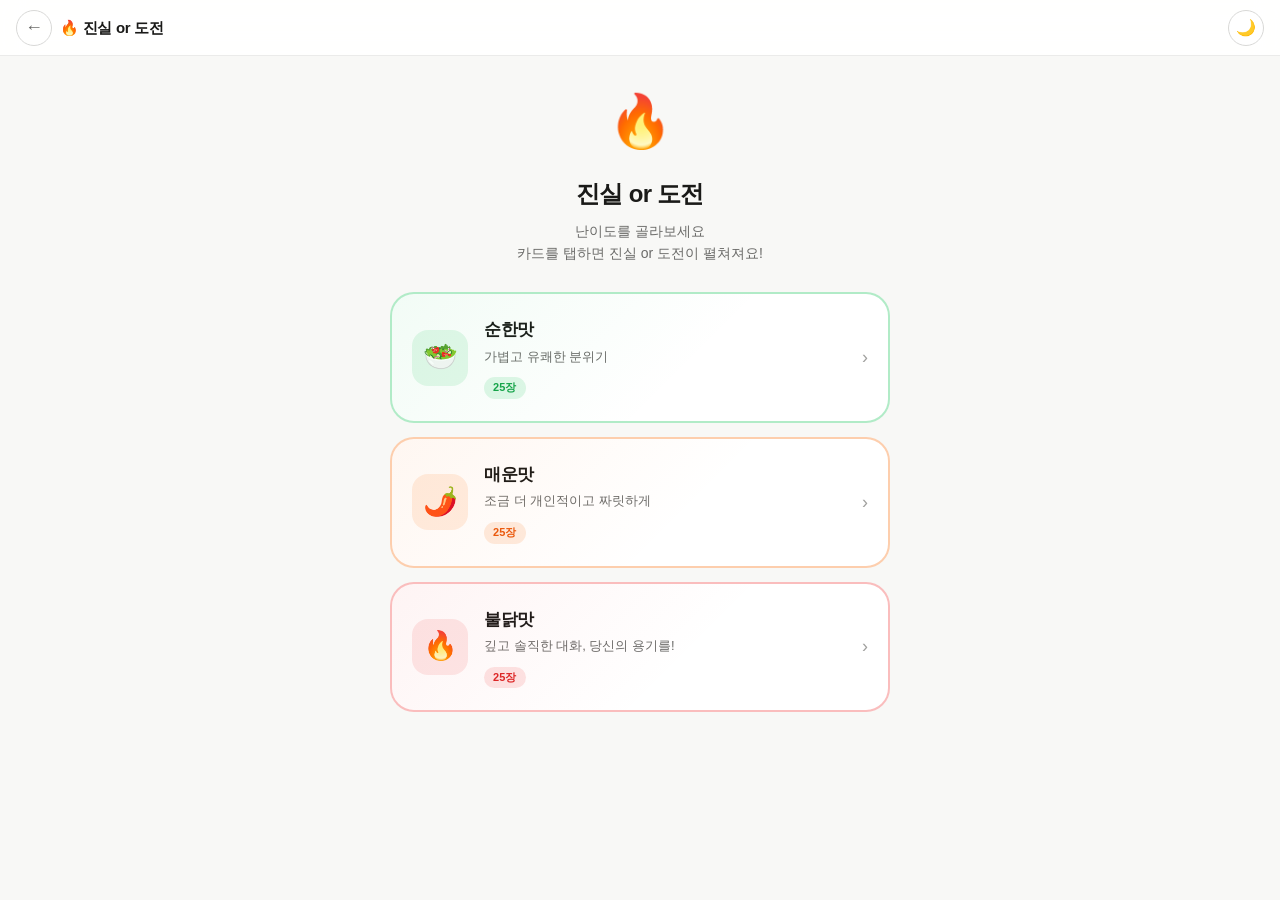
<file: truth-dare.html>
<!DOCTYPE html>
<html lang="ko" data-theme="light">
<head>
  <meta charset="UTF-8" />
  <meta name="viewport" content="width=device-width, initial-scale=1.0" />
  <title>진실 or 도전 — 모임 게임 모음집</title>
  <style>
    /* ─── Reset & Base ─────────────────────────────────────────────── */
    *, *::before, *::after { box-sizing: border-box; margin: 0; padding: 0; }

    :root {
      --white: #ffffff;
      --off-white: #f8f8f6;
      --gray-50: #f5f5f3;
      --gray-100: #ebebea;
      --gray-200: #d8d8d6;
      --gray-400: #a0a09e;
      --gray-600: #6b6b69;
      --gray-800: #2d2d2b;
      --black: #1a1a18;

      --accent: #ef4444;
      --accent-rgb: 239, 68, 68;
      --accent-light: #fef2f2;

      --truth: #3b82f6;
      --truth-rgb: 59, 130, 246;
      --truth-light: #eff6ff;

      --dare: #f43f5e;
      --dare-rgb: 244, 63, 94;
      --dare-light: #fff1f2;

      --radius-sm: 8px;
      --radius-md: 16px;
      --radius-lg: 24px;
      --radius-xl: 32px;

      --shadow-sm: 0 1px 3px rgba(0,0,0,.07), 0 1px 2px rgba(0,0,0,.05);
      --shadow-md: 0 4px 16px rgba(0,0,0,.08), 0 2px 6px rgba(0,0,0,.05);
      --shadow-lg: 0 12px 40px rgba(0,0,0,.12), 0 4px 12px rgba(0,0,0,.06);

      --font: 'Pretendard', 'Apple SD Gothic Neo', 'Noto Sans KR', sans-serif;
      --transition: 300ms cubic-bezier(.4, 0, .2, 1);
    }

    /* ─── Dark Mode ─────────────────────────────────────────────────── */
    html[data-theme="dark"] {
      --white: #1e1e22;
      --off-white: #121214;
      --gray-50: #252528;
      --gray-100: #2e2e32;
      --gray-200: #3e3e42;
      --gray-400: #7a7a7e;
      --gray-600: #a5a5a9;
      --gray-800: #dcdce0;
      --black: #f0f0f2;

      --accent-light: #2a0a0a;
      --truth-light: #0f1929;
      --dare-light: #200d11;

      --shadow-sm: 0 1px 3px rgba(0,0,0,.25), 0 1px 2px rgba(0,0,0,.2);
      --shadow-md: 0 4px 16px rgba(0,0,0,.3), 0 2px 6px rgba(0,0,0,.2);
      --shadow-lg: 0 12px 40px rgba(0,0,0,.4), 0 4px 12px rgba(0,0,0,.25);
    }

    html { height: 100%; }

    body {
      font-family: var(--font);
      background: var(--off-white);
      color: var(--black);
      min-height: 100vh;
      line-height: 1.6;
      -webkit-font-smoothing: antialiased;
      transition: background var(--transition), color var(--transition);
    }

    /* ─── Topbar ────────────────────────────────────────────────────── */
    .game-topbar {
      position: fixed;
      top: 0; left: 0; right: 0;
      height: 56px;
      background: rgba(255, 255, 255, .9);
      backdrop-filter: blur(12px);
      -webkit-backdrop-filter: blur(12px);
      display: flex;
      align-items: center;
      justify-content: space-between;
      padding: 0 16px;
      border-bottom: 1px solid var(--gray-100);
      z-index: 100;
      transition: background var(--transition), border-color var(--transition);
    }

    [data-theme="dark"] .game-topbar {
      background: rgba(18, 18, 20, .92);
    }

    .topbar-left {
      display: flex;
      align-items: center;
      gap: 8px;
    }

    .btn-back {
      display: flex;
      align-items: center;
      justify-content: center;
      width: 36px; height: 36px;
      border-radius: 50%;
      border: 1px solid var(--gray-200);
      background: transparent;
      cursor: pointer;
      font-size: 18px;
      color: var(--gray-600);
      transition: background var(--transition), border-color var(--transition);
      text-decoration: none;
      -webkit-tap-highlight-color: transparent;
    }
    .btn-back:hover { background: var(--gray-50); }

    .topbar-title {
      font-size: 15px;
      font-weight: 700;
      letter-spacing: -.02em;
      color: var(--black);
    }
    .topbar-title .emoji { margin-right: 4px; }

    .topbar-right {
      display: flex;
      align-items: center;
      gap: 8px;
    }

    /* ─── Theme Toggle ──────────────────────────────────────────────── */
    .btn-theme-toggle {
      display: flex;
      align-items: center;
      justify-content: center;
      width: 36px; height: 36px;
      border-radius: 50%;
      border: 1px solid var(--gray-200);
      background: var(--white);
      cursor: pointer;
      font-size: 16px;
      transition: background var(--transition), border-color var(--transition);
      color: var(--gray-600);
      flex-shrink: 0;
      line-height: 1;
      padding: 0;
      -webkit-tap-highlight-color: transparent;
    }
    .btn-theme-toggle:hover { background: var(--gray-50); border-color: var(--gray-400); }

    /* ─── Main Layout ───────────────────────────────────────────────── */
    .main {
      padding-top: 56px;
      min-height: 100vh;
      display: flex;
      flex-direction: column;
    }

    /* ─── Screen management ─────────────────────────────────────────── */
    .screen { display: none; flex-direction: column; flex: 1; }
    .screen.active { display: flex; }

    /* ══════════════════════════════════════════════════════════════
       SCREEN: LEVEL SELECT
    ══════════════════════════════════════════════════════════════ */
    #screen-levels {
      padding: 24px 20px 32px;
      align-items: flex-start;
    }

    .levels-header {
      margin-bottom: 28px;
      text-align: center;
      width: 100%;
    }

    .levels-hero-icon {
      font-size: 52px;
      margin-bottom: 12px;
      display: block;
    }

    .levels-title {
      font-size: 24px;
      font-weight: 800;
      letter-spacing: -.03em;
      color: var(--black);
      margin-bottom: 6px;
    }

    .levels-desc {
      font-size: 14px;
      color: var(--gray-600);
      line-height: 1.6;
    }

    .levels-grid {
      display: flex;
      flex-direction: column;
      gap: 14px;
      width: 100%;
    }

    .level-card {
      background: var(--white);
      border: 2px solid var(--gray-100);
      border-radius: var(--radius-lg);
      padding: 22px 20px;
      cursor: pointer;
      transition: border-color var(--transition), box-shadow var(--transition),
                  transform var(--transition), background var(--transition);
      display: flex;
      align-items: center;
      gap: 16px;
      -webkit-tap-highlight-color: transparent;
      position: relative;
      overflow: hidden;
    }

    .level-card::before {
      content: '';
      position: absolute;
      inset: 0;
      opacity: 0;
      transition: opacity var(--transition);
      pointer-events: none;
    }

    .level-card:hover { box-shadow: var(--shadow-md); transform: translateY(-2px); }
    .level-card:active { transform: translateY(0) scale(.98); }

    .level-card[data-level="mild"]    { border-color: rgba(34,197,94,.35); }
    .level-card[data-level="spicy"]   { border-color: rgba(249,115,22,.35); }
    .level-card[data-level="extreme"] { border-color: rgba(239,68,68,.35); }

    .level-card[data-level="mild"]::before    { background: linear-gradient(135deg, rgba(34,197,94,.06) 0%, transparent 60%); opacity: 1; }
    .level-card[data-level="spicy"]::before   { background: linear-gradient(135deg, rgba(249,115,22,.06) 0%, transparent 60%); opacity: 1; }
    .level-card[data-level="extreme"]::before { background: linear-gradient(135deg, rgba(239,68,68,.06) 0%, transparent 60%); opacity: 1; }

    .level-card:hover[data-level="mild"]    { border-color: #22c55e; box-shadow: 0 0 0 3px rgba(34,197,94,.12), var(--shadow-md); }
    .level-card:hover[data-level="spicy"]   { border-color: #f97316; box-shadow: 0 0 0 3px rgba(249,115,22,.12), var(--shadow-md); }
    .level-card:hover[data-level="extreme"] { border-color: #ef4444; box-shadow: 0 0 0 3px rgba(239,68,68,.12), var(--shadow-md); }

    .level-icon-wrap {
      width: 56px;
      height: 56px;
      border-radius: var(--radius-md);
      display: flex;
      align-items: center;
      justify-content: center;
      font-size: 28px;
      flex-shrink: 0;
    }

    .level-card[data-level="mild"]    .level-icon-wrap { background: rgba(34,197,94,.12); }
    .level-card[data-level="spicy"]   .level-icon-wrap { background: rgba(249,115,22,.12); }
    .level-card[data-level="extreme"] .level-icon-wrap { background: rgba(239,68,68,.12); }

    .level-info { flex: 1; }

    .level-name {
      font-size: 17px;
      font-weight: 800;
      letter-spacing: -.02em;
      color: var(--black);
      margin-bottom: 3px;
    }

    .level-sub {
      font-size: 13px;
      color: var(--gray-600);
      margin-bottom: 6px;
    }

    .level-count-badge {
      display: inline-flex;
      align-items: center;
      font-size: 11px;
      font-weight: 700;
      letter-spacing: .01em;
      border-radius: 99px;
      padding: 2px 9px;
    }

    .level-card[data-level="mild"]    .level-count-badge { background: rgba(34,197,94,.14); color: #16a34a; }
    .level-card[data-level="spicy"]   .level-count-badge { background: rgba(249,115,22,.14); color: #ea580c; }
    .level-card[data-level="extreme"] .level-count-badge { background: rgba(239,68,68,.14); color: #dc2626; }

    .level-arrow {
      font-size: 18px;
      color: var(--gray-400);
      flex-shrink: 0;
    }

    /* ══════════════════════════════════════════════════════════════
       SCREEN: CARD VIEW
    ══════════════════════════════════════════════════════════════ */
    #screen-game {
      flex-direction: column;
      padding: 20px 20px 32px;
      align-items: stretch;
    }

    /* Progress row */
    .progress-row {
      display: flex;
      align-items: center;
      justify-content: space-between;
      margin-bottom: 20px;
      gap: 12px;
    }

    .progress-bar {
      flex: 1;
      height: 4px;
      background: var(--gray-100);
      border-radius: 99px;
      overflow: hidden;
    }

    .progress-fill {
      height: 100%;
      background: var(--accent);
      border-radius: 99px;
      transition: width 400ms cubic-bezier(.4, 0, .2, 1);
    }

    .progress-label {
      font-size: 12px;
      color: var(--gray-400);
      white-space: nowrap;
      font-weight: 600;
    }

    /* ─── Flip Card ─────────────────────────────────────────────── */
    .flip-scene {
      perspective: 1000px;
      margin-bottom: 24px;
      flex: 1;
      min-height: 300px;
      max-height: 420px;
      cursor: pointer;
      -webkit-tap-highlight-color: transparent;
    }

    .flip-card {
      width: 100%;
      height: 100%;
      position: relative;
      transform-style: preserve-3d;
      transition: transform 520ms cubic-bezier(.4, 0, .2, 1);
    }

    .flip-card.flipped { transform: rotateY(180deg); }

    .flip-card-face {
      position: absolute;
      inset: 0;
      border-radius: var(--radius-xl);
      backface-visibility: hidden;
      -webkit-backface-visibility: hidden;
      display: flex;
      flex-direction: column;
      align-items: center;
      justify-content: center;
      padding: 32px 28px;
      box-shadow: var(--shadow-lg);
    }

    /* Front face — question prompt */
    .flip-card-front {
      background: var(--white);
      border: 2px solid var(--gray-100);
    }

    .front-prompt {
      font-size: 20px;
      font-weight: 800;
      letter-spacing: -.02em;
      color: var(--black);
      margin-bottom: 8px;
      text-align: center;
    }

    .front-sub {
      font-size: 13px;
      color: var(--gray-400);
      text-align: center;
    }

    .front-tap-icon {
      font-size: 44px;
      margin-bottom: 16px;
      animation: tapPulse 1.8s ease-in-out infinite;
    }

    @keyframes tapPulse {
      0%, 100% { transform: scale(1); opacity: 1; }
      50%       { transform: scale(1.1); opacity: .75; }
    }

    /* Back face — truth or dare */
    .flip-card-back {
      transform: rotateY(180deg);
      flex-direction: column;
      gap: 0;
    }

    .flip-card-back.type-truth {
      background: var(--truth-light);
      border: 2px solid rgba(var(--truth-rgb), .35);
    }

    .flip-card-back.type-dare {
      background: var(--dare-light);
      border: 2px solid rgba(var(--dare-rgb), .35);
    }

    .card-type-badge {
      display: inline-flex;
      align-items: center;
      gap: 6px;
      font-size: 13px;
      font-weight: 900;
      letter-spacing: .06em;
      text-transform: uppercase;
      border-radius: 99px;
      padding: 5px 16px;
      margin-bottom: 20px;
      color: #fff;
    }

    .type-truth .card-type-badge { background: var(--truth); box-shadow: 0 3px 12px rgba(var(--truth-rgb),.35); }
    .type-dare  .card-type-badge { background: var(--dare);  box-shadow: 0 3px 12px rgba(var(--dare-rgb),.35); }

    .card-text {
      font-size: 19px;
      font-weight: 700;
      letter-spacing: -.025em;
      line-height: 1.55;
      text-align: center;
      color: var(--black);
      word-break: keep-all;
    }

    /* Shimmer effect on back face */
    .flip-card-back::before {
      content: '';
      position: absolute;
      inset: 0;
      border-radius: var(--radius-xl);
      pointer-events: none;
    }

    .type-truth.flip-card-back::before {
      background: linear-gradient(135deg, rgba(var(--truth-rgb),.08) 0%, transparent 65%);
    }

    .type-dare.flip-card-back::before {
      background: linear-gradient(135deg, rgba(var(--dare-rgb),.08) 0%, transparent 65%);
    }

    /* Card enter animation */
    @keyframes cardIn {
      from { opacity: 0; transform: translateY(18px); }
      to   { opacity: 1; transform: translateY(0); }
    }

    .flip-scene { animation: cardIn 350ms cubic-bezier(.4, 0, .2, 1); }

    /* ─── Action Row ─────────────────────────────────────────────── */
    .action-row {
      display: flex;
      gap: 10px;
    }

    .btn-primary {
      flex: 1;
      padding: 14px 20px;
      border-radius: var(--radius-lg);
      border: none;
      background: var(--accent);
      color: #fff;
      font-size: 15px;
      font-weight: 700;
      cursor: pointer;
      font-family: var(--font);
      transition: opacity var(--transition), transform var(--transition);
      -webkit-tap-highlight-color: transparent;
    }
    .btn-primary:hover { opacity: .9; }
    .btn-primary:active { transform: scale(.98); }

    .btn-secondary {
      padding: 14px 20px;
      border-radius: var(--radius-lg);
      border: 1.5px solid var(--gray-200);
      background: var(--white);
      color: var(--gray-600);
      font-size: 15px;
      font-weight: 600;
      cursor: pointer;
      font-family: var(--font);
      transition: all var(--transition);
      -webkit-tap-highlight-color: transparent;
    }
    .btn-secondary:hover { border-color: var(--gray-400); background: var(--gray-50); }
    .btn-secondary:active { transform: scale(.98); }

    .btn-prev {
      padding: 14px 16px;
      border-radius: var(--radius-lg);
      border: 1.5px solid var(--gray-200);
      background: var(--white);
      color: var(--gray-600);
      font-size: 15px;
      font-weight: 600;
      cursor: pointer;
      font-family: var(--font);
      transition: all var(--transition);
      -webkit-tap-highlight-color: transparent;
      white-space: nowrap;
      flex-shrink: 0;
    }
    .btn-prev:hover { border-color: var(--gray-400); background: var(--gray-50); }
    .btn-prev:active { transform: scale(.98); }
    .btn-prev[hidden] { display: none; }

    /* Shuffle button */
    .btn-shuffle {
      display: flex;
      align-items: center;
      justify-content: center;
      gap: 5px;
      padding: 14px 14px;
      border-radius: var(--radius-lg);
      border: 1.5px solid var(--gray-200);
      background: var(--white);
      color: var(--gray-600);
      font-size: 14px;
      font-weight: 600;
      cursor: pointer;
      font-family: var(--font);
      transition: border-color var(--transition), background var(--transition),
                  color var(--transition), transform var(--transition);
      -webkit-tap-highlight-color: transparent;
      flex-shrink: 0;
      white-space: nowrap;
    }
    .btn-shuffle:hover {
      border-color: var(--accent);
      background: var(--accent-light);
      color: var(--accent);
    }
    .btn-shuffle:active { transform: scale(.95); }

    .btn-shuffle .shuffle-icon {
      font-size: 16px;
      display: inline-block;
    }
    .btn-shuffle.shuffling .shuffle-icon {
      animation: shuffleSpin 420ms cubic-bezier(.4, 0, .2, 1) forwards;
    }

    @keyframes shuffleSpin {
      0%   { transform: rotate(0deg)   scale(1);   }
      35%  { transform: rotate(200deg) scale(.8);  }
      70%  { transform: rotate(340deg) scale(1.1); }
      100% { transform: rotate(360deg) scale(1);   }
    }

    /* Level badge pill in game screen */
    .level-pill {
      display: inline-flex;
      align-items: center;
      gap: 5px;
      font-size: 11px;
      font-weight: 700;
      letter-spacing: .03em;
      border-radius: 99px;
      padding: 3px 11px;
      margin-bottom: 16px;
      align-self: flex-start;
    }

    .level-pill[data-level="mild"]    { background: rgba(34,197,94,.14); color: #16a34a; }
    .level-pill[data-level="spicy"]   { background: rgba(249,115,22,.14); color: #ea580c; }
    .level-pill[data-level="extreme"] { background: rgba(239,68,68,.14); color: #dc2626; }

    /* ══════════════════════════════════════════════════════════════
       SCREEN: END
    ══════════════════════════════════════════════════════════════ */
    #screen-end {
      padding: 40px 20px;
      align-items: center;
      justify-content: center;
      text-align: center;
    }

    .end-icon { font-size: 64px; margin-bottom: 16px; }
    .end-title {
      font-size: 24px;
      font-weight: 800;
      letter-spacing: -.03em;
      color: var(--black);
      margin-bottom: 8px;
    }
    .end-desc {
      font-size: 15px;
      color: var(--gray-600);
      margin-bottom: 32px;
      line-height: 1.7;
    }
    .end-actions {
      display: flex;
      flex-direction: column;
      gap: 10px;
      width: 100%;
      max-width: 320px;
    }

    /* ─── Responsive ────────────────────────────────────────────── */
    @media (min-width: 480px) {
      #screen-game { padding-left: 28px; padding-right: 28px; }
      .card-text { font-size: 21px; }
    }

    @media (min-width: 768px) {
      .main { max-width: 540px; margin: 0 auto; }
    }
  </style>
  <link rel="stylesheet" href="shared/transitions.css" />
</head>
<body>

  <!-- ─── Topbar ─────────────────────────────────────────────────── -->
  <header class="game-topbar">
    <div class="topbar-left">
      <a href="index.html" class="btn-back" aria-label="게임 목록으로 돌아가기">←</a>
      <span class="topbar-title"><span class="emoji">🔥</span>진실 or 도전</span>
    </div>
    <div class="topbar-right">
      <button class="btn-theme-toggle" onclick="toggleTheme()" aria-label="다크 모드 전환">🌙</button>
    </div>
  </header>

  <!-- ─── Main ───────────────────────────────────────────────────── -->
  <main class="main">

    <!-- ── Screen: Level Select ─────────────────────────────────── -->
    <section id="screen-levels" class="screen active">
      <div class="levels-header">
        <span class="levels-hero-icon">🔥</span>
        <h1 class="levels-title">진실 or 도전</h1>
        <p class="levels-desc">난이도를 골라보세요<br>카드를 탭하면 진실 or 도전이 펼쳐져요!</p>
      </div>

      <div class="levels-grid">
        <div class="level-card" data-level="mild" onclick="startGame('mild')">
          <div class="level-icon-wrap">🥗</div>
          <div class="level-info">
            <div class="level-name">순한맛</div>
            <div class="level-sub">가볍고 유쾌한 분위기</div>
            <span class="level-count-badge" id="count-mild">25장</span>
          </div>
          <span class="level-arrow">›</span>
        </div>

        <div class="level-card" data-level="spicy" onclick="startGame('spicy')">
          <div class="level-icon-wrap">🌶️</div>
          <div class="level-info">
            <div class="level-name">매운맛</div>
            <div class="level-sub">조금 더 개인적이고 짜릿하게</div>
            <span class="level-count-badge" id="count-spicy">25장</span>
          </div>
          <span class="level-arrow">›</span>
        </div>

        <div class="level-card" data-level="extreme" onclick="startGame('extreme')">
          <div class="level-icon-wrap">🔥</div>
          <div class="level-info">
            <div class="level-name">불닭맛</div>
            <div class="level-sub">깊고 솔직한 대화, 당신의 용기를!</div>
            <span class="level-count-badge" id="count-extreme">25장</span>
          </div>
          <span class="level-arrow">›</span>
        </div>
      </div>
    </section>

    <!-- ── Screen: Card View ─────────────────────────────────────── -->
    <section id="screen-game" class="screen">

      <!-- Level pill + progress -->
      <span class="level-pill" id="level-pill" data-level="mild">🥗 순한맛</span>

      <div class="progress-row">
        <div class="progress-bar">
          <div class="progress-fill" id="progress-fill"></div>
        </div>
        <span class="progress-label" id="progress-label">1 / 15</span>
      </div>

      <!-- Flip card -->
      <div class="flip-scene" id="flip-scene" onclick="flipCard()" aria-label="카드 뒤집기">
        <div class="flip-card" id="flip-card">
          <!-- Front -->
          <div class="flip-card-face flip-card-front" id="card-front">
            <div class="front-tap-icon">👆</div>
            <div class="front-prompt">카드를 탭해서 공개!</div>
            <div class="front-sub">진실 or 도전이 결정됩니다</div>
          </div>
          <!-- Back -->
          <div class="flip-card-face flip-card-back type-truth" id="card-back">
            <span class="card-type-badge" id="card-type-badge">💬 진실</span>
            <p class="card-text" id="card-text">질문 내용</p>
          </div>
        </div>
      </div>

      <!-- Prev / Shuffle / Next -->
      <div class="action-row">
        <button class="btn-prev" id="btn-prev" onclick="prevCard()" aria-label="이전 카드" hidden>← 이전</button>
        <button class="btn-shuffle" id="btn-shuffle" onclick="shuffleQueue()" aria-label="카드 순서 섞기" title="남은 카드 섞기">
          <span class="shuffle-icon" aria-hidden="true">🔀</span>
        </button>
        <button class="btn-primary" id="btn-next" onclick="nextCard()">다음 카드 →</button>
      </div>
    </section>

    <!-- ── Screen: End ──────────────────────────────────────────── -->
    <section id="screen-end" class="screen">
      <div class="end-icon">🎉</div>
      <h2 class="end-title">모든 카드 완료!</h2>
      <p class="end-desc">
        진실과 도전을 모두 클리어했어요!<br>
        더 솔직해진 것 같은 기분 😏
      </p>
      <div class="end-actions">
        <button class="btn-primary" onclick="restartGame()">같은 난이도 다시 하기</button>
        <button class="btn-secondary" onclick="showLevels()">난이도 바꾸기</button>
        <a href="index.html" class="btn-secondary" style="text-align:center; text-decoration:none; display:block;">게임 목록으로</a>
      </div>
    </section>

  </main>

  <!-- ─── Logic ──────────────────────────────────────────────────── -->
  <script>
    // ══════════════════════════════════════════════════════════════
    // DARK MODE
    // ══════════════════════════════════════════════════════════════
    (function () {
      var saved = localStorage.getItem('theme');
      if (saved === 'dark' || saved === 'light') {
        document.documentElement.setAttribute('data-theme', saved);
      } else if (window.matchMedia('(prefers-color-scheme: dark)').matches) {
        document.documentElement.setAttribute('data-theme', 'dark');
      }
    })();

    function toggleTheme() {
      var current = document.documentElement.getAttribute('data-theme');
      var next = current === 'dark' ? 'light' : 'dark';
      document.documentElement.setAttribute('data-theme', next);
      localStorage.setItem('theme', next);
      updateThemeIcon();
    }

    function updateThemeIcon() {
      var isDark = document.documentElement.getAttribute('data-theme') === 'dark';
      document.querySelectorAll('.btn-theme-toggle').forEach(function (btn) {
        btn.textContent = isDark ? '☀️' : '🌙';
        btn.title = isDark ? '라이트 모드로 전환' : '다크 모드로 전환';
        btn.setAttribute('aria-label', isDark ? '라이트 모드로 전환' : '다크 모드로 전환');
      });
    }

    if (document.readyState === 'loading') {
      document.addEventListener('DOMContentLoaded', updateThemeIcon);
    } else {
      updateThemeIcon();
    }

    window.matchMedia('(prefers-color-scheme: dark)').addEventListener('change', function (e) {
      if (!localStorage.getItem('theme')) {
        document.documentElement.setAttribute('data-theme', e.matches ? 'dark' : 'light');
        updateThemeIcon();
      }
    });

    // ══════════════════════════════════════════════════════════════
    // CARD DATA
    // ══════════════════════════════════════════════════════════════
    var CARDS = [
      // ─── 순한맛 진실 (13) ─────────────────────────────────────
      { level: 'mild', type: 'truth', text: '최근에 가장 많이 웃은 순간은?' },
      { level: 'mild', type: 'truth', text: '핸드폰에서 가장 많이 쓰는 앱은?' },
      { level: 'mild', type: 'truth', text: '요즘 가장 빠져있는 것 or 취미는?' },
      { level: 'mild', type: 'truth', text: '지금까지 먹어본 음식 중 가장 맛있었던 건?' },
      { level: 'mild', type: 'truth', text: '어릴 때 꿈꿨던 직업은 뭐였어?' },
      { level: 'mild', type: 'truth', text: '오늘 아침에 일어나서 제일 먼저 한 일은?' },
      { level: 'mild', type: 'truth', text: '스트레스 받을 때 가장 좋아하는 해소법은?' },
      { level: 'mild', type: 'truth', text: '지금 폰 배경화면이 뭐야? 이유는?' },
      { level: 'mild', type: 'truth', text: '좋아하는 노래 or 가수를 한 명만 소개해줘!' },
      { level: 'mild', type: 'truth', text: '최근에 본 영화나 드라마 중 추천하고 싶은 거 있어?' },
      { level: 'mild', type: 'truth', text: '무인도에 딱 한 가지만 가져갈 수 있다면 뭘 가져갈 것 같아?' },
      { level: 'mild', type: 'truth', text: '이 자리에 있는 사람 중 패션 센스 1등은 누구야?' },
      { level: 'mild', type: 'truth', text: '지금 가장 먹고 싶은 음식은?' },

      // ─── 순한맛 도전 (12) ─────────────────────────────────────
      { level: 'mild', type: 'dare', text: '옆 사람에게 진심 어린 칭찬 하나 해주기' },
      { level: 'mild', type: 'dare', text: '좋아하는 노래 한 소절 불러보기' },
      { level: 'mild', type: 'dare', text: '지금 바로 폰에서 가장 많이 들은 노래 공개하기' },
      { level: 'mild', type: 'dare', text: '거울 없이 눈 감고 그림 그리기 (종이 or 공중에)' },
      { level: 'mild', type: 'dare', text: '카카오톡 프로필 사진 지금 당장 바꿔보기' },
      { level: 'mild', type: 'dare', text: '손뼉 치며 아무 댄스 동작 10초간 보여주기' },
      { level: 'mild', type: 'dare', text: '"나는 ___이다"를 5가지 채워서 자기소개하기' },
      { level: 'mild', type: 'dare', text: '오늘 나에게 가장 친절한 사람에게 "고마워" 라고 말하기' },
      { level: 'mild', type: 'dare', text: '지금 표정 굳히고 30초 버티기. 누가 웃기려 해도 OK' },
      { level: 'mild', type: 'dare', text: '폰 최근 사용한 이모지 5개 공개하기' },
      { level: 'mild', type: 'dare', text: '지금 일어나서 우스꽝스러운 포즈로 사진 찍기' },
      { level: 'mild', type: 'dare', text: '여기 있는 사람 한 명의 특징을 성대모사해보기' },

      // ─── 매운맛 진실 (13) ─────────────────────────────────────
      { level: 'spicy', type: 'truth', text: '가장 최근에 한 거짓말은?' },
      { level: 'spicy', type: 'truth', text: '이 자리 중에서 비밀 연락하는 사람 있어?' },
      { level: 'spicy', type: 'truth', text: '지금까지 짝사랑 몇 번 해봤어?' },
      { level: 'spicy', type: 'truth', text: '가장 창피했던 순간이 언제야? 간단히 말해봐' },
      { level: 'spicy', type: 'truth', text: '요즘 가장 많이 생각하는 사람은?' },
      { level: 'spicy', type: 'truth', text: '지금 당장 연락하기 두려운 사람 있어?' },
      { level: 'spicy', type: 'truth', text: '카톡 읽씹한 가장 최근은 언제? 이유는?' },
      { level: 'spicy', type: 'truth', text: '지금까지 가장 돈을 쓸데없이 쓴 것은?' },
      { level: 'spicy', type: 'truth', text: '여기서 첫인상이 좋았던 사람 한 명만 말해봐' },
      { level: 'spicy', type: 'truth', text: '지금 이 자리에서 가장 친해지고 싶은 사람은?' },
      { level: 'spicy', type: 'truth', text: '자신의 최대 단점이라 생각하는 것 하나는?' },
      { level: 'spicy', type: 'truth', text: '친구에게 차마 못 한 말이 있다면?' },
      { level: 'spicy', type: 'truth', text: '지금까지 후회되는 결정 하나는 뭐야?' },

      // ─── 매운맛 도전 (12) ─────────────────────────────────────
      { level: 'spicy', type: 'dare', text: '옆 사람과 10초 동안 눈싸움하기' },
      { level: 'spicy', type: 'dare', text: 'SNS 최근 검색 기록 공개하기' },
      { level: 'spicy', type: 'dare', text: '여기 있는 사람 한 명에게 지금 당장 칭찬 문자 보내기' },
      { level: 'spicy', type: 'dare', text: '폰 카카오톡 최근 대화방 상대방 이름 공개하기' },
      { level: 'spicy', type: 'dare', text: '30초 동안 멈추지 않고 셀프 자랑하기' },
      { level: 'spicy', type: 'dare', text: '가장 어색한 사람과 악수하고 "잘 부탁해" 하기' },
      { level: 'spicy', type: 'dare', text: '1분 동안 자신에 대한 광고 멘트 만들어서 발표하기' },
      { level: 'spicy', type: 'dare', text: '지금 폰 갤러리에서 랜덤으로 사진 한 장 공개하기' },
      { level: 'spicy', type: 'dare', text: '오른쪽 사람에게 솔직한 첫인상 말해주기' },
      { level: 'spicy', type: 'dare', text: '30초 동안 계속 혼잣말하기 (무슨 말이든 OK)' },
      { level: 'spicy', type: 'dare', text: '눈 감고 여기 있는 사람 이름 한 명씩 맞추기 (목소리 힌트 없이)' },
      { level: 'spicy', type: 'dare', text: '폰 받은 문자함 중 가장 최근 메시지 공개하기' },

      // ─── 불닭맛 진실 (13) ─────────────────────────────────────
      { level: 'extreme', type: 'truth', text: '여기 있는 사람 중 첫인상이 가장 별로였던 사람은?' },
      { level: 'extreme', type: 'truth', text: '가장 부끄러운 흑역사는 뭐야?' },
      { level: 'extreme', type: 'truth', text: '지금 이 자리에서 가장 호감 가는 사람은?' },
      { level: 'extreme', type: 'truth', text: '지금까지 가장 용기 있게 고백해본 경험은?' },
      { level: 'extreme', type: 'truth', text: '절대 가족한테 말 못 할 비밀이 있어? (구체적으로는 안 말해도 돼)' },
      { level: 'extreme', type: 'truth', text: '가장 최근에 운 건 언제이고 이유는 뭐야?' },
      { level: 'extreme', type: 'truth', text: '지금 가장 신경 쓰이는 관계는 누구와의 관계야?' },
      { level: 'extreme', type: 'truth', text: '여기 있는 사람 중에 사귀어도 될 것 같은 타입의 사람 있어?' },
      { level: 'extreme', type: 'truth', text: '지금까지 가장 후회되는 인간관계가 있다면?' },
      { level: 'extreme', type: 'truth', text: '남들한테 절대 안 보이려고 숨기는 내 모습은 뭐야?' },
      { level: 'extreme', type: 'truth', text: '지금까지 가장 큰 실수나 사고를 쳤던 게 뭐야?' },
      { level: 'extreme', type: 'truth', text: '지금 내 인생에서 가장 해결하고 싶은 고민은?' },
      { level: 'extreme', type: 'truth', text: '나한테 거짓말한 사람이 있다면, 여기서 분위기 안 상하게 힌트만 줘봐' },

      // ─── 불닭맛 도전 (12) ─────────────────────────────────────
      { level: 'extreme', type: 'dare', text: '3분 동안 여기 있는 다른 사람이 시키는 대로 하기' },
      { level: 'extreme', type: 'dare', text: '폰 갤러리에서 랜덤으로 사진 3장 공개하기' },
      { level: 'extreme', type: 'dare', text: '지금 카카오톡 스토리(상태메시지) 당장 업데이트하기 — 여기 있는 사람들이 내용 정해줌' },
      { level: 'extreme', type: 'dare', text: '여기서 가장 친한 사람에게 진심 고백 편지 1분 즉석 작성해서 읽어주기' },
      { level: 'extreme', type: 'dare', text: '연락 안 한 지 가장 오래된 연락처 공개하고, 지금 바로 연락하기 (내용은 자유)' },
      { level: 'extreme', type: 'dare', text: '지금 바로 소개팅 프로필 문자 작성해서 여기 있는 사람들에게 보내기' },
      { level: 'extreme', type: 'dare', text: '1분 동안 눈 마주치며 진지하게 아무 말 없이 앉아있기 (상대방은 여기 있는 사람 중 한 명 지정)' },
      { level: 'extreme', type: 'dare', text: '폰 잠금 해제 후 홈 화면 공개하기 (앱 배치, 위젯 다 보여주기)' },
      { level: 'extreme', type: 'dare', text: '오늘 가장 보고 싶은 사람한테 지금 문자 한 통 보내기 (내용 직접 결정)' },
      { level: 'extreme', type: 'dare', text: '여기 있는 사람 한 명을 골라서 "솔직히 말하면 너는 ___인 것 같아" 채워주기' },
      { level: 'extreme', type: 'dare', text: '지금 바로 자신의 인스타 or SNS 최근 게시물 공개하기' },
      { level: 'extreme', type: 'dare', text: '오늘 이 자리에서 느낀 점을 SNS 스토리에 지금 올리기 (게임 중이라는 내용 포함)' },
    ];

    // ══════════════════════════════════════════════════════════════
    // STATE
    // ══════════════════════════════════════════════════════════════
    var state = {
      level: 'mild',
      queue: [],
      position: 0,
      isFlipped: false,
    };

    // ══════════════════════════════════════════════════════════════
    // INIT
    // ══════════════════════════════════════════════════════════════
    document.addEventListener('DOMContentLoaded', function () {
      updateCounts();
    });

    function updateCounts() {
      ['mild', 'spicy', 'extreme'].forEach(function (lvl) {
        var n = CARDS.filter(function (c) { return c.level === lvl; }).length;
        var el = document.getElementById('count-' + lvl);
        if (el) el.textContent = n + '장';
      });
    }

    // ══════════════════════════════════════════════════════════════
    // FISHER-YATES SHUFFLE
    // ══════════════════════════════════════════════════════════════
    function shuffle(arr) {
      var result = arr.slice();
      for (var i = result.length - 1; i > 0; i--) {
        var j = Math.floor(Math.random() * (i + 1));
        var tmp = result[i];
        result[i] = result[j];
        result[j] = tmp;
      }
      return result;
    }

    // ══════════════════════════════════════════════════════════════
    // LEVEL META
    // ══════════════════════════════════════════════════════════════
    var LEVEL_META = {
      mild:    { emoji: '🥗', label: '순한맛' },
      spicy:   { emoji: '🌶️', label: '매운맛' },
      extreme: { emoji: '🔥', label: '불닭맛' },
    };

    // ══════════════════════════════════════════════════════════════
    // SCREEN MANAGEMENT
    // ══════════════════════════════════════════════════════════════
    function showScreen(id) {
      document.querySelectorAll('.screen').forEach(function (s) {
        s.classList.remove('active');
      });
      document.getElementById(id).classList.add('active');
    }

    // ══════════════════════════════════════════════════════════════
    // GAME FLOW
    // ══════════════════════════════════════════════════════════════
    function startGame(level) {
      state.level = level;
      var pool = CARDS.filter(function (c) { return c.level === level; });
      state.queue = shuffle(pool);
      state.position = 0;
      state.isFlipped = false;

      // Update level pill
      var meta = LEVEL_META[level];
      var pill = document.getElementById('level-pill');
      pill.setAttribute('data-level', level);
      pill.textContent = meta.emoji + ' ' + meta.label;

      showScreen('screen-game');
      renderCard();
    }

    function renderCard() {
      var card = state.queue[state.position];
      if (!card) { showScreen('screen-end'); return; }

      // Reset flip state
      state.isFlipped = false;
      var flipCard = document.getElementById('flip-card');
      flipCard.classList.remove('flipped');

      // Pre-populate the back face content (hidden until flip)
      var back = document.getElementById('card-back');
      var badge = document.getElementById('card-type-badge');
      var text = document.getElementById('card-text');

      back.className = 'flip-card-face flip-card-back ' +
        (card.type === 'truth' ? 'type-truth' : 'type-dare');

      if (card.type === 'truth') {
        badge.textContent = '💬 진실';
      } else {
        badge.textContent = '💪 도전';
      }
      text.textContent = card.text;

      // Prev button
      document.getElementById('btn-prev').hidden = (state.position === 0);

      // Next button label
      document.getElementById('btn-next').textContent =
        state.position < state.queue.length - 1 ? '다음 카드 →' : '결과 화면 →';

      // Animate card re-entry
      var scene = document.getElementById('flip-scene');
      scene.style.animation = 'none';
      void scene.offsetWidth;
      scene.style.animation = '';

      // Progress
      var pct = (state.position / state.queue.length) * 100;
      document.getElementById('progress-fill').style.width = pct + '%';
      document.getElementById('progress-label').textContent =
        (state.position + 1) + ' / ' + state.queue.length;
    }

    function flipCard() {
      var flipCard = document.getElementById('flip-card');
      state.isFlipped = !state.isFlipped;
      flipCard.classList.toggle('flipped', state.isFlipped);
    }

    function nextCard() {
      state.position += 1;
      if (state.position >= state.queue.length) {
        showScreen('screen-end');
      } else {
        renderCard();
      }
    }

    function prevCard() {
      if (state.position <= 0) return;
      state.position -= 1;
      renderCard();
    }

    function shuffleQueue() {
      var btn = document.getElementById('btn-shuffle');
      var remaining = state.queue.length - state.position;
      if (remaining <= 1) return;

      var before    = state.queue.slice(0, state.position);
      var toShuffle = state.queue.slice(state.position);
      var shuffled  = shuffle(toShuffle);

      // Ensure visible change on current card
      if (shuffled.length > 1 && shuffled[0] === state.queue[state.position]) {
        var swapIdx = Math.floor(Math.random() * (shuffled.length - 1)) + 1;
        var tmp = shuffled[0];
        shuffled[0] = shuffled[swapIdx];
        shuffled[swapIdx] = tmp;
      }

      state.queue = before.concat(shuffled);
      renderCard();

      btn.classList.remove('shuffling');
      void btn.offsetWidth;
      btn.classList.add('shuffling');
      btn.addEventListener('animationend', function onEnd() {
        btn.classList.remove('shuffling');
        btn.removeEventListener('animationend', onEnd);
      });
    }

    function restartGame() {
      startGame(state.level);
    }

    function showLevels() {
      showScreen('screen-levels');
    }
  </script>
  <script src="shared/transitions.js"></script>
</body>
</html>
</file>
<file: shared/transitions.css>
/* ─── Page Transition Animations ─────────────────────────────────────
   Used by all pages in the 둘러앉아 game collection.
   The enter animation plays automatically on every page load.
   The exit animation is triggered via transitions.js before navigation.
──────────────────────────────────────────────────────────────────── */

/* Enter: subtle fade-in + rise from below */
@keyframes pageEnter {
  from {
    opacity: 0;
    transform: translateY(10px);
  }
  to {
    opacity: 1;
    transform: translateY(0);
  }
}

/* Exit: fade-out + slight lift upward */
@keyframes pageExit {
  from {
    opacity: 1;
    transform: translateY(0);
  }
  to {
    opacity: 0;
    transform: translateY(-8px);
  }
}

/* Every page enters with the animation */
body {
  animation: pageEnter 320ms cubic-bezier(.4, 0, .2, 1) both;
}

/* Applied by transitions.js when navigating away */
body.is-leaving {
  animation: pageExit 220ms cubic-bezier(.4, 0, .2, 1) both !important;
  pointer-events: none;
  user-select: none;
}
</file>
